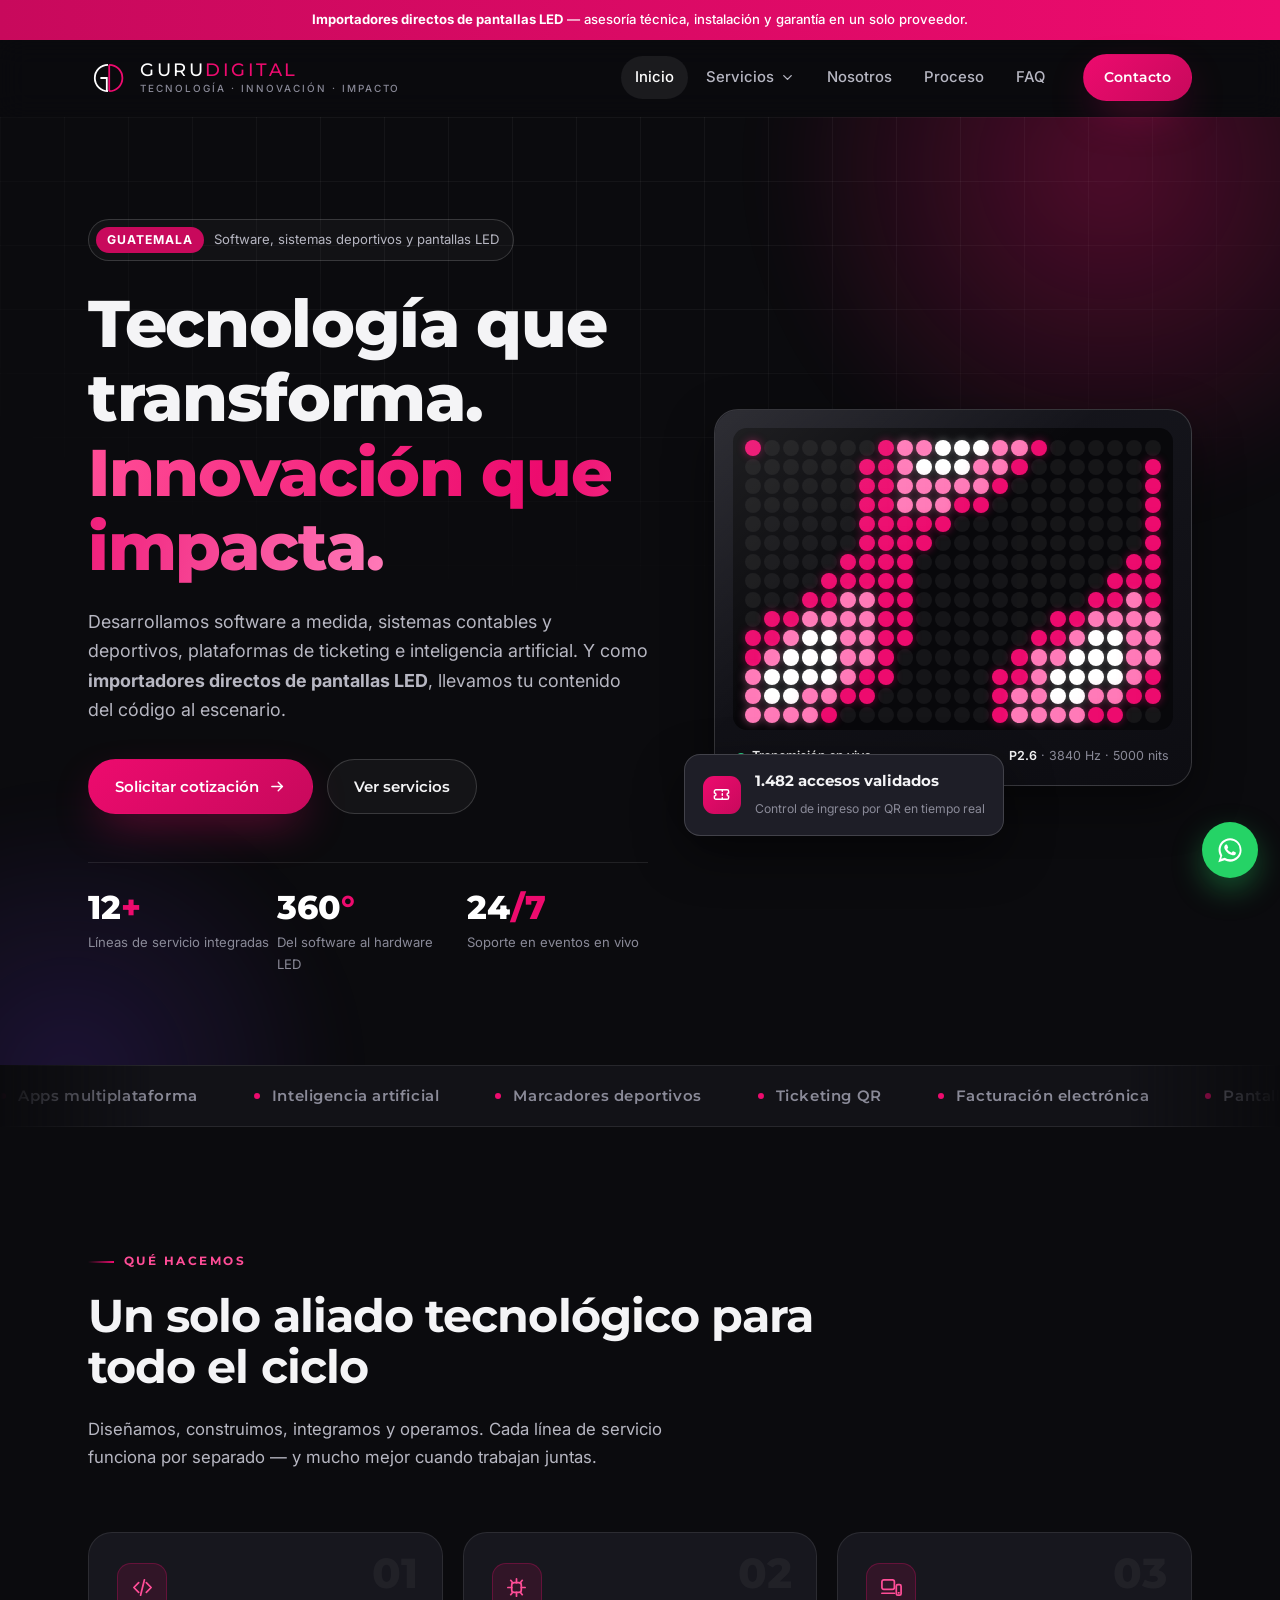
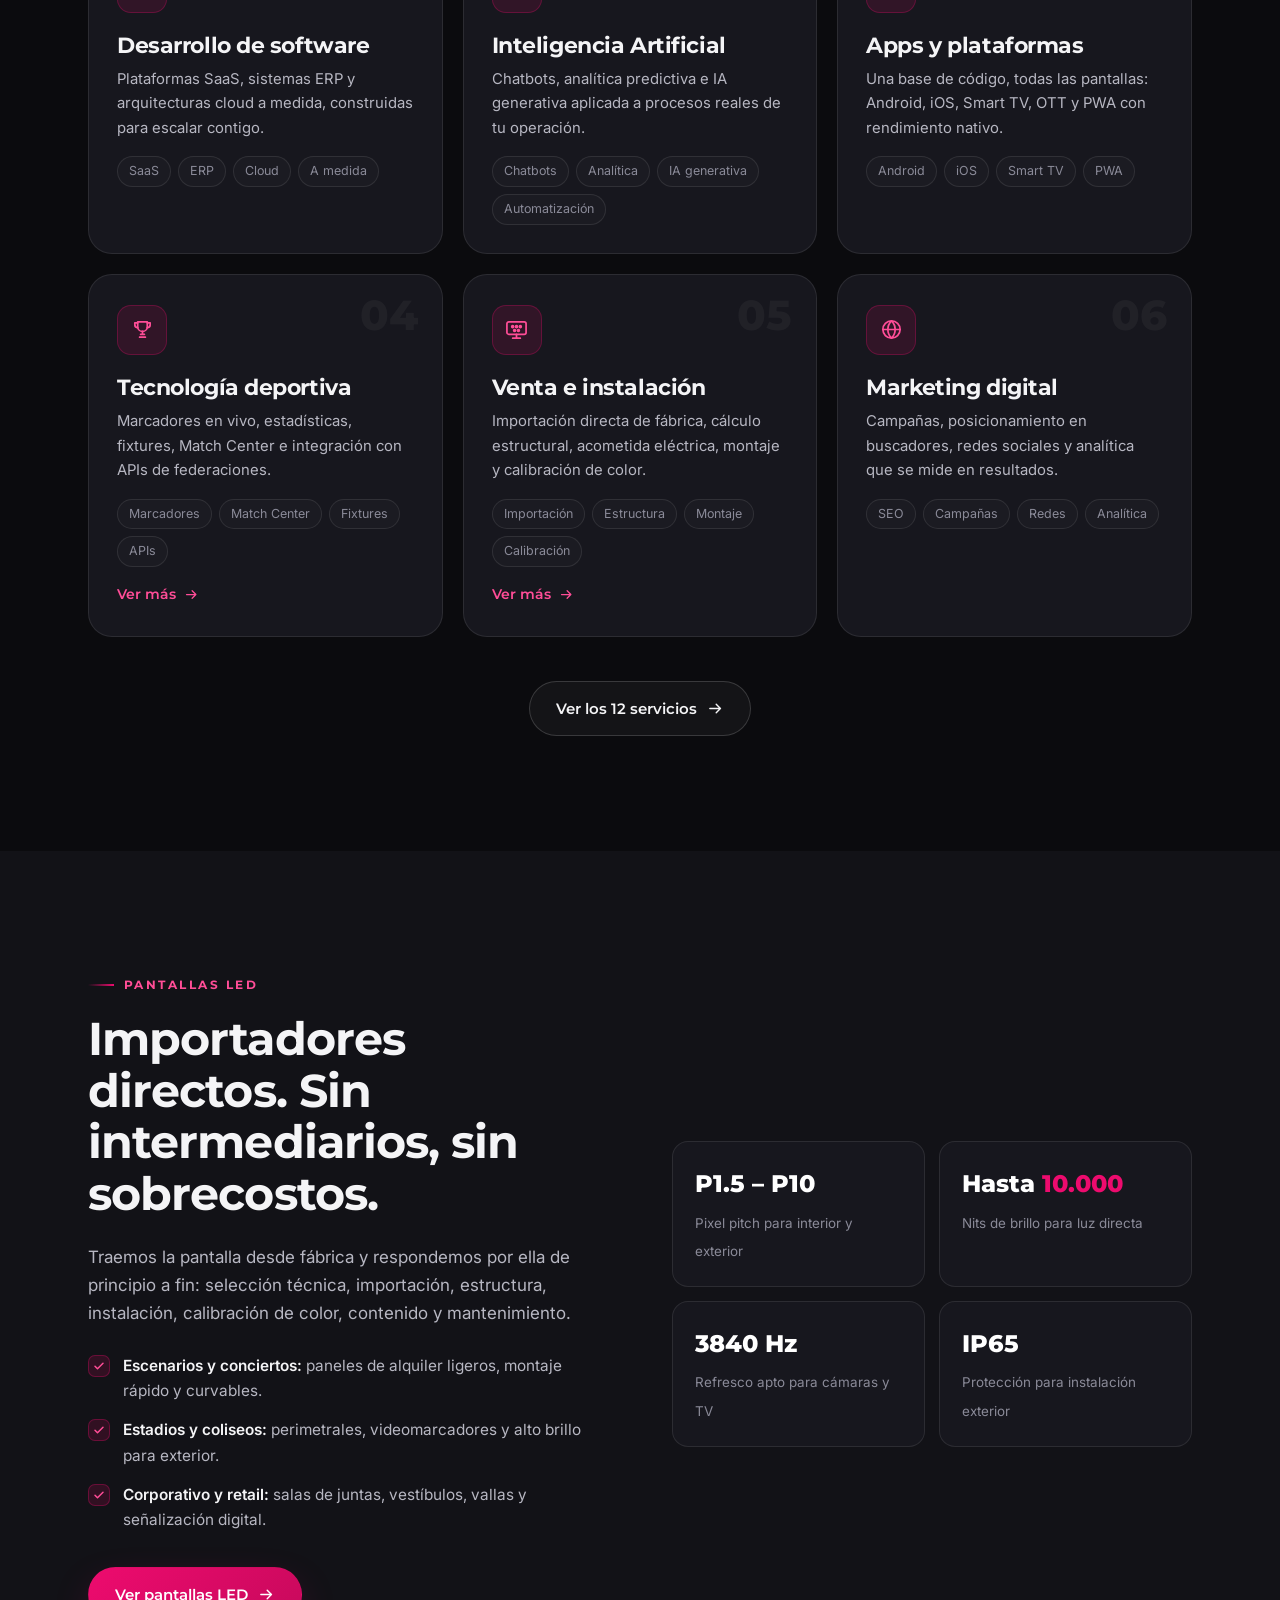
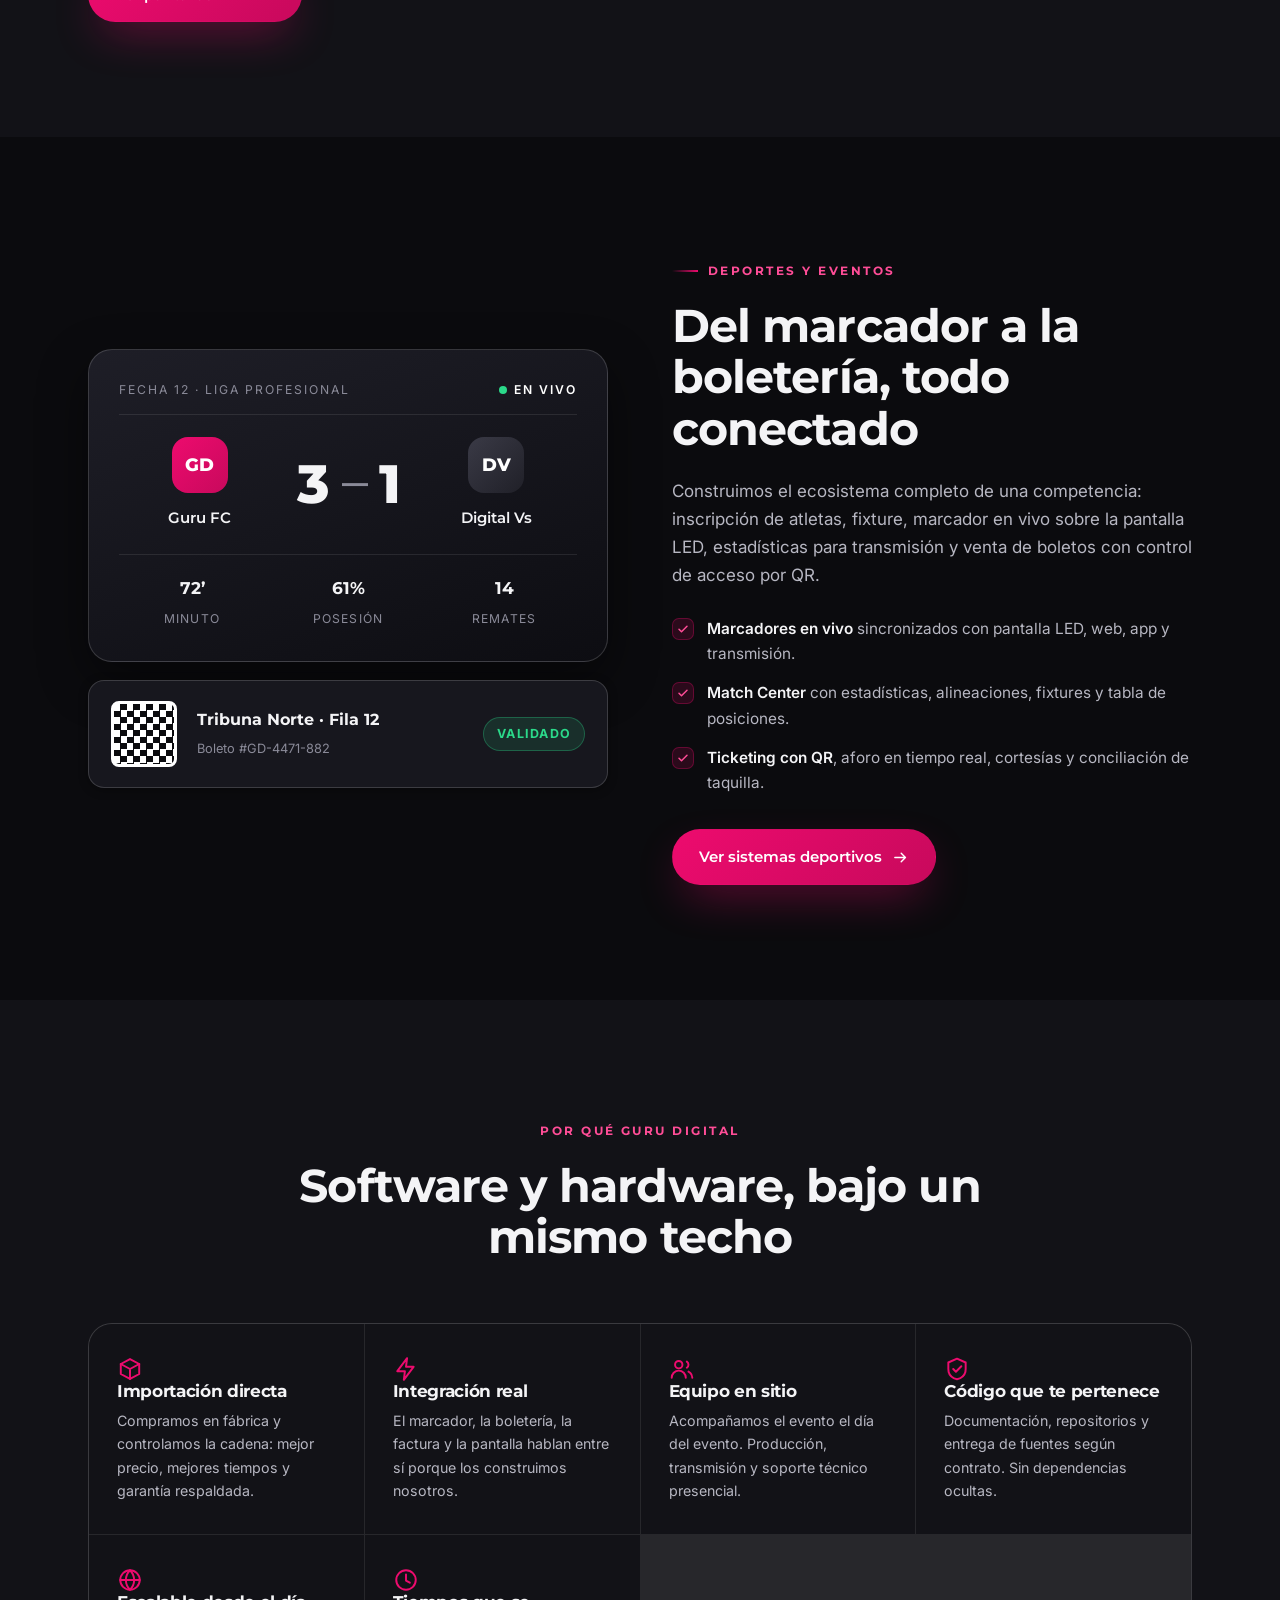
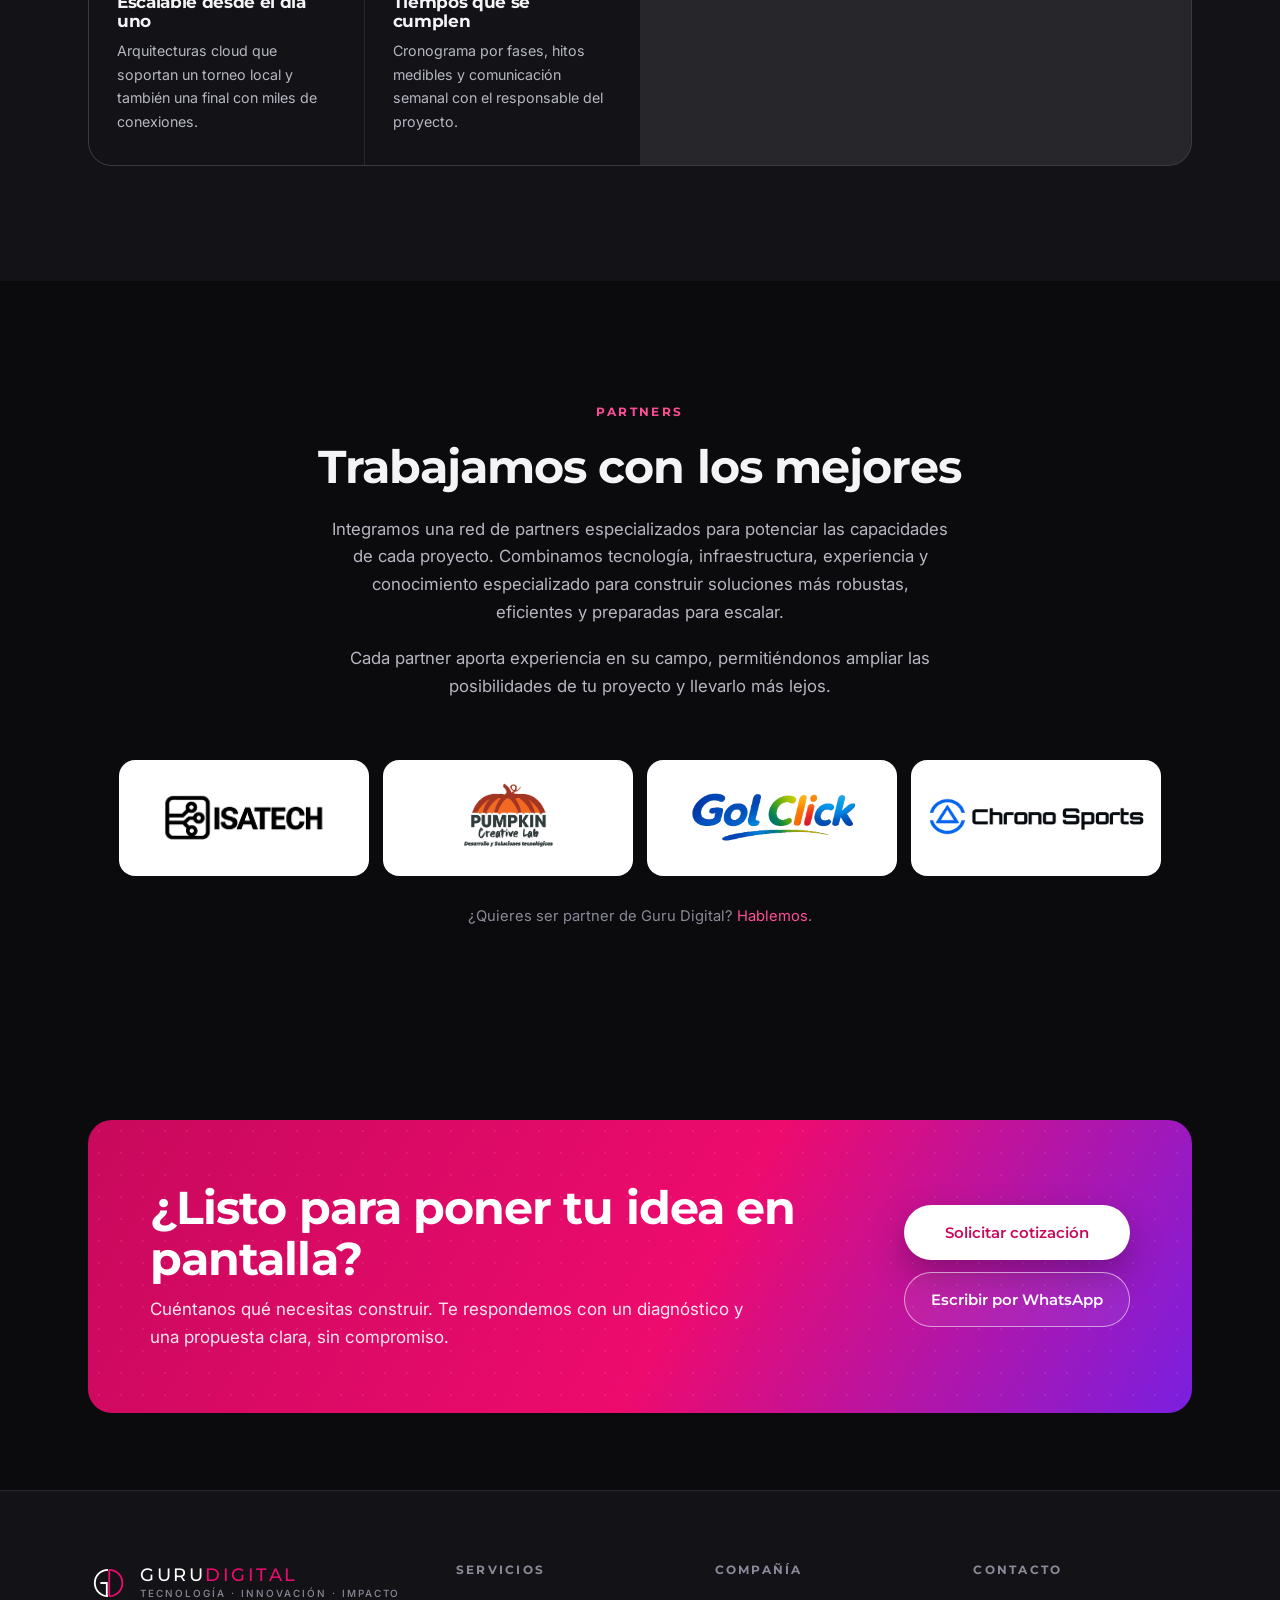
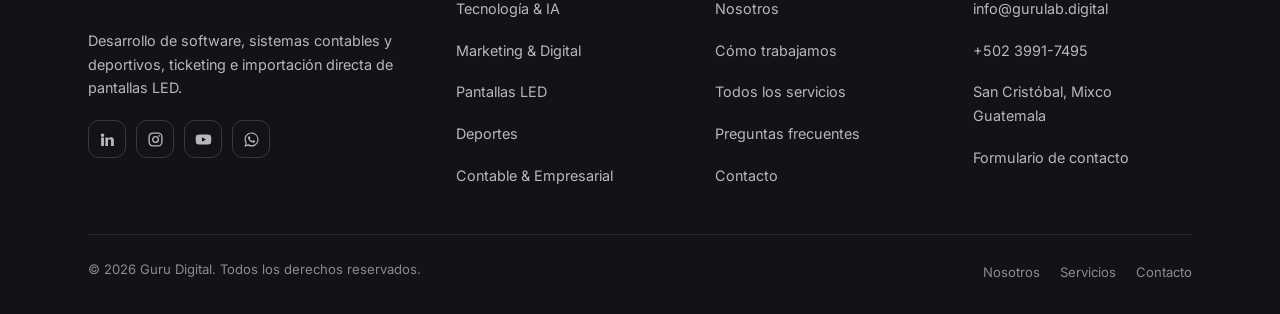
<file: index.html>
<!DOCTYPE html>
<html lang="es">
<head>
<meta charset="utf-8">
<meta name="viewport" content="width=device-width, initial-scale=1">
<title>Guru Digital | Software, sistemas deportivos y pantallas LED en Guatemala</title>
<meta name="description" content="Desarrollo de software a medida, sistemas contables y deportivos, ticketing e inteligencia artificial. Importadores directos de pantallas LED en Guatemala.">
<meta name="theme-color" content="#0B0B0E">
<meta name="author" content="Guru Digital">
<link rel="canonical" href="https://gurulab.digital/">

<meta property="og:type" content="website">
<meta property="og:locale" content="es_GT">
<meta property="og:site_name" content="Guru Digital">
<meta property="og:title" content="Guru Digital | Software, sistemas deportivos y pantallas LED en Guatemala">
<meta property="og:description" content="Desarrollo de software a medida, sistemas contables y deportivos, ticketing e inteligencia artificial. Importadores directos de pantallas LED en Guatemala.">
<meta property="og:url" content="https://gurulab.digital/">
<meta property="og:image" content="https://gurulab.digital/assets/img/logo.svg">
<meta name="twitter:card" content="summary_large_image">

<link rel="icon" href="assets/img/favicon.svg" type="image/svg+xml">
<link rel="apple-touch-icon" href="assets/img/favicon.svg">

<link rel="preconnect" href="https://fonts.googleapis.com">
<link rel="preconnect" href="https://fonts.gstatic.com" crossorigin>
<link href="https://fonts.googleapis.com/css2?family=Montserrat:wght@400;500;600;700;800&family=Inter:wght@400;500;600&display=swap" rel="stylesheet">
<link rel="stylesheet" href="assets/css/styles.css">

<script type="application/ld+json">
{
  "@context": "https://schema.org",
  "@type": "ProfessionalService",
  "name": "Guru Digital",
  "slogan": "Tecnología · Innovación · Impacto",
  "url": "https://gurulab.digital/",
  "logo": "https://gurulab.digital/assets/img/logo.svg",
  "image": "https://gurulab.digital/assets/img/logo.svg",
  "description": "Desarrollo de software a medida, sistemas contables y deportivos, ticketing, inteligencia artificial y pantallas LED de importación directa.",
  "email": "info@gurulab.digital",
  "telephone": "+502 3991-7495",
  "address": {
    "@type": "PostalAddress",
    "streetAddress": "4.ª Avenida 5-08, Colonia Panorama, Zona 8",
    "addressLocality": "San Cristóbal, Mixco",
    "addressRegion": "Guatemala",
    "addressCountry": "GT"
  },
  "areaServed": [
    {
      "@type": "Country",
      "name": "Guatemala"
    },
    {
      "@type": "Country",
      "name": "El Salvador"
    }
  ],
  "openingHours": "Mo-Fr 08:00-18:00"
}
</script>
</head>
<body>

<a class="skip-link" href="#main">Saltar al contenido</a>

<svg width="0" height="0" style="position:absolute" aria-hidden="true" focusable="false">
  <defs>
    <g id="i-base" fill="none" stroke="currentColor" stroke-width="1.8" stroke-linecap="round" stroke-linejoin="round"></g>
  </defs>
  <symbol id="ico-app" viewBox="0 0 24 24" fill="none" stroke="currentColor" stroke-width="1.8" stroke-linecap="round" stroke-linejoin="round">
    <rect x="2" y="4" width="13" height="10" rx="2"/><path d="M2 18h13"/><rect x="17" y="9" width="5" height="11" rx="1.6"/><path d="M19.2 17.6h.6"/>
  </symbol>
  <symbol id="ico-ai" viewBox="0 0 24 24" fill="none" stroke="currentColor" stroke-width="1.8" stroke-linecap="round" stroke-linejoin="round">
    <rect x="7" y="7" width="10" height="10" rx="2.5"/><path d="M12 3v4M12 17v4M3 12h4M17 12h4M6 4.5 8 7M18 4.5 16 7M6 19.5 8 17M18 19.5 16 17"/>
  </symbol>
  <symbol id="ico-trophy" viewBox="0 0 24 24" fill="none" stroke="currentColor" stroke-width="1.8" stroke-linecap="round" stroke-linejoin="round">
    <path d="M7 4h10v5a5 5 0 0 1-10 0z"/><path d="M17 5h3v2a3 3 0 0 1-3 3M7 5H4v2a3 3 0 0 0 3 3"/><path d="M12 14v3M9 20h6M10 17h4"/>
  </symbol>
  <symbol id="ico-card" viewBox="0 0 24 24" fill="none" stroke="currentColor" stroke-width="1.8" stroke-linecap="round" stroke-linejoin="round">
    <rect x="2" y="5" width="20" height="14" rx="2.5"/><path d="M2 10h20M6 15h4"/>
  </symbol>
  <symbol id="ico-ticket" viewBox="0 0 24 24" fill="none" stroke="currentColor" stroke-width="1.8" stroke-linecap="round" stroke-linejoin="round">
    <path d="M3 8a2 2 0 0 1 2-2h14a2 2 0 0 1 2 2v2a2 2 0 0 0 0 4v2a2 2 0 0 1-2 2H5a2 2 0 0 1-2-2v-2a2 2 0 0 0 0-4z"/><path d="M13 6v2M13 11v2M13 16v2"/>
  </symbol>
  <symbol id="ico-code" viewBox="0 0 24 24" fill="none" stroke="currentColor" stroke-width="1.8" stroke-linecap="round" stroke-linejoin="round">
    <path d="m8 7-5 5 5 5M16 7l5 5-5 5M14 4l-4 16"/>
  </symbol>
  <symbol id="ico-video" viewBox="0 0 24 24" fill="none" stroke="currentColor" stroke-width="1.8" stroke-linecap="round" stroke-linejoin="round">
    <rect x="2" y="6" width="13" height="12" rx="2.5"/><path d="m15 11 6-3.5v9L15 13z"/>
  </symbol>
  <symbol id="ico-usercheck" viewBox="0 0 24 24" fill="none" stroke="currentColor" stroke-width="1.8" stroke-linecap="round" stroke-linejoin="round">
    <circle cx="9" cy="8" r="3.6"/><path d="M2.5 20a6.5 6.5 0 0 1 13 0"/><path d="m16.5 12.5 2 2 4-4"/>
  </symbol>
  <symbol id="ico-invoice" viewBox="0 0 24 24" fill="none" stroke="currentColor" stroke-width="1.8" stroke-linecap="round" stroke-linejoin="round">
    <path d="M5 3h14v18l-2.5-1.6L14 21l-2-1.6L10 21l-2.5-1.6L5 21z"/><path d="M9 8h6M9 12h6M9 16h3"/>
  </symbol>
  <symbol id="ico-flow" viewBox="0 0 24 24" fill="none" stroke="currentColor" stroke-width="1.8" stroke-linecap="round" stroke-linejoin="round">
    <rect x="3" y="3" width="7" height="6" rx="1.6"/><rect x="14" y="15" width="7" height="6" rx="1.6"/><path d="M6.5 9v5a4 4 0 0 0 4 4H14"/>
  </symbol>
  <symbol id="ico-led" viewBox="0 0 24 24" fill="none" stroke="currentColor" stroke-width="1.8" stroke-linecap="round" stroke-linejoin="round">
    <rect x="2" y="4" width="20" height="13" rx="2"/><path d="M8 21h8M12 17v4"/><circle cx="8" cy="9" r="1"/><circle cx="12" cy="9" r="1"/><circle cx="16" cy="9" r="1"/><circle cx="10" cy="13" r="1"/><circle cx="14" cy="13" r="1"/>
  </symbol>
  <symbol id="ico-check" viewBox="0 0 24 24" fill="none" stroke="currentColor" stroke-width="3" stroke-linecap="round" stroke-linejoin="round">
    <path d="m4 12.5 5 5L20 6.5"/>
  </symbol>
  <symbol id="ico-arrow" viewBox="0 0 24 24" fill="none" stroke="currentColor" stroke-width="2" stroke-linecap="round" stroke-linejoin="round">
    <path d="M4 12h15M13 6l6 6-6 6"/>
  </symbol>
  <symbol id="ico-mail" viewBox="0 0 24 24" fill="none" stroke="currentColor" stroke-width="1.8" stroke-linecap="round" stroke-linejoin="round">
    <rect x="2.5" y="5" width="19" height="14" rx="2.5"/><path d="m3 7 9 6 9-6"/>
  </symbol>
  <symbol id="ico-phone" viewBox="0 0 24 24" fill="none" stroke="currentColor" stroke-width="1.8" stroke-linecap="round" stroke-linejoin="round">
    <path d="M4 4h4l2 5-2.5 1.5a12 12 0 0 0 6 6L15 14l5 2v4a13 13 0 0 1-16-16z"/>
  </symbol>
  <symbol id="ico-pin" viewBox="0 0 24 24" fill="none" stroke="currentColor" stroke-width="1.8" stroke-linecap="round" stroke-linejoin="round">
    <path d="M12 21s7-6.2 7-11a7 7 0 1 0-14 0c0 4.8 7 11 7 11z"/><circle cx="12" cy="10" r="2.6"/>
  </symbol>
  <symbol id="ico-clock" viewBox="0 0 24 24" fill="none" stroke="currentColor" stroke-width="1.8" stroke-linecap="round" stroke-linejoin="round">
    <circle cx="12" cy="12" r="9"/><path d="M12 7v5.5l3.5 2"/>
  </symbol>
  <symbol id="ico-shield" viewBox="0 0 24 24" fill="none" stroke="currentColor" stroke-width="1.8" stroke-linecap="round" stroke-linejoin="round">
    <path d="M12 2.5 20 6v6c0 5-3.4 8.4-8 9.5-4.6-1.1-8-4.5-8-9.5V6z"/><path d="m8.5 12 2.5 2.5L16 9.5"/>
  </symbol>
  <symbol id="ico-zap" viewBox="0 0 24 24" fill="none" stroke="currentColor" stroke-width="1.8" stroke-linecap="round" stroke-linejoin="round">
    <path d="M13 2 4 14h7l-1 8 9-12h-7z"/>
  </symbol>
  <symbol id="ico-globe" viewBox="0 0 24 24" fill="none" stroke="currentColor" stroke-width="1.8" stroke-linecap="round" stroke-linejoin="round">
    <circle cx="12" cy="12" r="9"/><path d="M3 12h18M12 3c2.5 2.5 3.8 5.6 3.8 9S14.5 18.5 12 21c-2.5-2.5-3.8-5.6-3.8-9S9.5 5.5 12 3z"/>
  </symbol>
  <symbol id="ico-users" viewBox="0 0 24 24" fill="none" stroke="currentColor" stroke-width="1.8" stroke-linecap="round" stroke-linejoin="round">
    <circle cx="9" cy="8" r="3.4"/><path d="M2.5 20a6.5 6.5 0 0 1 13 0"/><path d="M16.5 5.2a3.4 3.4 0 0 1 0 5.6M18 14.4a6.5 6.5 0 0 1 3.5 5.6"/>
  </symbol>
  <symbol id="ico-box" viewBox="0 0 24 24" fill="none" stroke="currentColor" stroke-width="1.8" stroke-linecap="round" stroke-linejoin="round">
    <path d="m12 2.8 8.5 4.6v9.2L12 21.2 3.5 16.6V7.4z"/><path d="M3.5 7.4 12 12l8.5-4.6M12 12v9.2"/>
  </symbol>
  <symbol id="ico-wa" viewBox="0 0 24 24" fill="currentColor">
    <path d="M12.04 2C6.6 2 2.2 6.4 2.2 11.84c0 1.94.52 3.76 1.44 5.32L2 22.4l5.4-1.6a9.85 9.85 0 0 0 4.64 1.18h.01c5.44 0 9.84-4.4 9.84-9.84S17.48 2 12.04 2m0 17.98h-.01a8.2 8.2 0 0 1-4.16-1.14l-.3-.18-3.1.92.93-3.02-.2-.31a8.15 8.15 0 0 1-1.25-4.36c0-4.52 3.68-8.19 8.2-8.19a8.14 8.14 0 0 1 8.18 8.2c0 4.52-3.67 8.08-8.29 8.08m4.5-6.1c-.25-.12-1.46-.72-1.69-.8-.22-.09-.39-.13-.55.12s-.63.8-.77.96c-.14.17-.28.19-.53.06a6.7 6.7 0 0 1-3.34-2.92c-.25-.43.25-.4.72-1.33.08-.17.04-.31-.02-.43s-.55-1.33-.76-1.82c-.2-.47-.4-.4-.55-.41h-.47c-.16 0-.43.06-.65.31s-.86.84-.86 2.05.88 2.38 1 2.54c.13.17 1.73 2.64 4.2 3.7 1.56.68 2.17.73 2.95.62.47-.07 1.46-.6 1.66-1.18s.21-1.08.15-1.18c-.06-.11-.23-.17-.48-.29"/>
  </symbol>
  <symbol id="ico-in" viewBox="0 0 24 24" fill="currentColor">
    <path d="M4.98 3.5a2.5 2.5 0 1 1 0 5 2.5 2.5 0 0 1 0-5M3 9h4v12H3zM9 9h3.8v1.7h.05c.53-1 1.83-2.05 3.77-2.05C20.5 8.65 21 11 21 14.1V21h-4v-6.1c0-1.45-.03-3.3-2.02-3.3-2.02 0-2.33 1.57-2.33 3.2V21H9z"/>
  </symbol>
  <symbol id="ico-ig" viewBox="0 0 24 24" fill="none" stroke="currentColor" stroke-width="1.9">
    <rect x="3" y="3" width="18" height="18" rx="5"/><circle cx="12" cy="12" r="4"/><circle cx="17.2" cy="6.8" r="1.2" fill="currentColor" stroke="none"/>
  </symbol>
  <symbol id="ico-yt" viewBox="0 0 24 24" fill="currentColor">
    <path d="M22.5 7.2a2.7 2.7 0 0 0-1.9-1.9C18.9 4.8 12 4.8 12 4.8s-6.9 0-8.6.5A2.7 2.7 0 0 0 1.5 7.2C1 8.9 1 12 1 12s0 3.1.5 4.8a2.7 2.7 0 0 0 1.9 1.9c1.7.5 8.6.5 8.6.5s6.9 0 8.6-.5a2.7 2.7 0 0 0 1.9-1.9c.5-1.7.5-4.8.5-4.8s0-3.1-.5-4.8M9.8 15.3V8.7l5.7 3.3z"/>
  </symbol>
</svg>

<div class="topbar">
  <strong>Importadores directos de pantallas LED</strong> — asesoría técnica, instalación y garantía en un solo proveedor.
</div>

<header class="header" id="header">
  <div class="container header__inner">
    <a class="logo" href="index.html" aria-label="Guru Digital — inicio">
      <img class="logo__mark" src="assets/img/logo-inverse.svg" alt="" width="40" height="40">
      <span class="logo__text">
        <span class="logo__word">GURU<span>DIGITAL</span></span>
        <span class="logo__tag">Tecnología · Innovación · Impacto</span>
      </span>
    </a>

    <button class="nav-toggle" id="navToggle" aria-expanded="false" aria-controls="nav" aria-label="Abrir menú">
      <span></span>
    </button>

    <nav class="nav" id="nav" aria-label="Navegación principal">
      <ul class="nav__list">
        <li class="nav__item"><a class="nav__link is-active" href="index.html" aria-current="page">Inicio</a></li>
        <li class="nav__item nav__item--menu">
          <button class="nav__link nav__link--toggle" id="serviciosBtn"
                  aria-expanded="false" aria-controls="serviciosMenu">
            Servicios
            <svg class="nav__chevron" aria-hidden="true" viewBox="0 0 24 24" fill="none"
                 stroke="currentColor" stroke-width="2.2" stroke-linecap="round" stroke-linejoin="round">
              <path d="m6 9 6 6 6-6"/>
            </svg>
          </button>

          <div class="megamenu" id="serviciosMenu" hidden>
            <div class="container megamenu__inner">
              <div class="megamenu__col">
                <a class="megamenu__title" href="servicios.html#tecnologia">
                  <svg aria-hidden="true"><use href="#ico-code"></use></svg>
                  Tecnología & IA
                </a>
                <ul>
                  <li><a href="servicios.html#software">Desarrollo de software</a></li>
                  <li><a href="servicios.html#ia">Inteligencia Artificial</a></li>
                  <li><a href="servicios.html#automatizacion">Automatización</a></li>
                  <li><a href="servicios.html#apps">Apps y plataformas</a></li>
                </ul>
              </div>
              <div class="megamenu__col">
                <a class="megamenu__title" href="servicios.html#marketing">
                  <svg aria-hidden="true"><use href="#ico-globe"></use></svg>
                  Marketing & Digital
                </a>
                <ul>
                  <li><a href="servicios.html#marketing-digital">Marketing digital</a></li>
                  <li><a href="servicios.html#branding">Branding</a></li>
                  <li><a href="servicios.html#audiovisual">Producción audiovisual</a></li>
                </ul>
              </div>
              <div class="megamenu__col">
                <a class="megamenu__title" href="pantallas-led.html">
                  <svg aria-hidden="true"><use href="#ico-led"></use></svg>
                  Pantallas LED
                </a>
                <ul>
                  <li><a href="pantallas-led.html#venta">Venta e instalación</a></li>
                  <li><a href="pantallas-led.html#alquiler">Alquiler</a></li>
                  <li><a href="pantallas-led.html#integraciones">Integraciones</a></li>
                </ul>
              </div>
              <div class="megamenu__col">
                <a class="megamenu__title" href="deportes.html">
                  <svg aria-hidden="true"><use href="#ico-trophy"></use></svg>
                  Deportes
                </a>
                <ul>
                  <li><a href="deportes.html#marcadores">Tecnología deportiva</a></li>
                  <li><a href="deportes.html#streaming">Streaming</a></li>
                  <li><a href="deportes.html#eventos">Producción y eventos</a></li>
                </ul>
              </div>
              <div class="megamenu__col">
                <a class="megamenu__title" href="contable.html">
                  <svg aria-hidden="true"><use href="#ico-invoice"></use></svg>
                  Contable & Empresarial
                </a>
                <ul>
                  <li><a href="contable.html#contabilidad">Contabilidad</a></li>
                  <li><a href="contable.html#asesoria">Asesoría empresarial</a></li>
                </ul>
              </div>
            </div>
          </div>
        </li>
        <li class="nav__item"><a class="nav__link" href="nosotros.html">Nosotros</a></li>
        <li class="nav__item"><a class="nav__link" href="proceso.html">Proceso</a></li>
        <li class="nav__item"><a class="nav__link" href="faq.html">FAQ</a></li>
      </ul>
      <a class="btn btn--primary btn--sm" href="contacto.html">Contacto</a>
    </nav>

    <a class="btn btn--primary btn--sm header__cta" href="contacto.html">Contacto</a>
  </div>
</header>

<main id="main">
<section class="hero" id="inicio">
  <div class="hero__bg"><span class="hero__grid-lines"></span></div>
  <div class="container hero__inner">
    <div class="hero__copy">
      <span class="hero__badge"><b>Guatemala</b> Software, sistemas deportivos y pantallas LED</span>

      <h1>Tecnología que transforma.<br><span class="grad">Innovación que impacta.</span></h1>

      <p class="hero__lead">
        Desarrollamos software a medida, sistemas contables y deportivos, plataformas de ticketing
        e inteligencia artificial. Y como <strong>importadores directos de pantallas LED</strong>,
        llevamos tu contenido del código al escenario.
      </p>

      <div class="hero__actions">
        <a class="btn btn--primary" href="contacto.html">Solicitar cotización <svg aria-hidden="true"><use href="#ico-arrow"></use></svg></a>
        <a class="btn btn--ghost" href="servicios.html">Ver servicios</a>
      </div>

      <div class="hero__stats">
        <div class="stat">
          <div class="stat__num" data-count="12">12<span>+</span></div>
          <span class="stat__label">Líneas de servicio integradas</span>
        </div>
        <div class="stat">
          <div class="stat__num" data-count="360">360<span>°</span></div>
          <span class="stat__label">Del software al hardware LED</span>
        </div>
        <div class="stat">
          <div class="stat__num">24<span>/7</span></div>
          <span class="stat__label">Soporte en eventos en vivo</span>
        </div>
      </div>
    </div>

    <div class="hero__visual">
      <div class="led-panel">
        <div class="led-screen" id="ledScreen" aria-hidden="true"></div>
        <div class="led-panel__meta">
          <span class="pill-live">Transmisión en vivo</span>
          <span><b>P2.6</b> · 3840 Hz · 5000 nits</span>
        </div>
      </div>
      <div class="hero__float">
        <span class="ico"><svg aria-hidden="true"><use href="#ico-ticket"></use></svg></span>
        <span>
          <b>1.482 accesos validados</b>
          <small>Control de ingreso por QR en tiempo real</small>
        </span>
      </div>
    </div>
  </div>
</section>

<div class="marquee" aria-hidden="true">
  <div class="marquee__track">
    <span class="marquee__item">Apps multiplataforma</span>
    <span class="marquee__item">Inteligencia artificial</span>
    <span class="marquee__item">Marcadores deportivos</span>
    <span class="marquee__item">Ticketing QR</span>
    <span class="marquee__item">Facturación electrónica</span>
    <span class="marquee__item">Pantallas LED</span>
    <span class="marquee__item">Streaming OTT</span>
    <span class="marquee__item">Pasarelas de pago</span>
    <span class="marquee__item">APIs e integraciones</span>
    <span class="marquee__item">Apps multiplataforma</span>
    <span class="marquee__item">Inteligencia artificial</span>
    <span class="marquee__item">Marcadores deportivos</span>
    <span class="marquee__item">Ticketing QR</span>
    <span class="marquee__item">Facturación electrónica</span>
    <span class="marquee__item">Pantallas LED</span>
    <span class="marquee__item">Streaming OTT</span>
    <span class="marquee__item">Pasarelas de pago</span>
    <span class="marquee__item">APIs e integraciones</span>
  </div>
</div>

<section class="section">
  <div class="container">
    <div class="section-head reveal">
      <span class="eyebrow">Qué hacemos</span>
      <h2>Un solo aliado tecnológico para todo el ciclo</h2>
      <p>Diseñamos, construimos, integramos y operamos. Cada línea de servicio funciona por separado —
      y mucho mejor cuando trabajan juntas.</p>
    </div>

    <div class="services-grid">
      <article class="card reveal" id="software">
        <span class="card__num" aria-hidden="true">01</span>
        <span class="card__ico"><svg aria-hidden="true"><use href="#ico-code"></use></svg></span>
        <h3>Desarrollo de software</h3>
        <p>Plataformas SaaS, sistemas ERP y arquitecturas cloud a medida, construidas para escalar contigo.</p>
        <ul class="tags"><li>SaaS</li><li>ERP</li><li>Cloud</li><li>A medida</li></ul>
      </article>

      <article class="card reveal" id="ia">
        <span class="card__num" aria-hidden="true">02</span>
        <span class="card__ico"><svg aria-hidden="true"><use href="#ico-ai"></use></svg></span>
        <h3>Inteligencia Artificial</h3>
        <p>Chatbots, analítica predictiva e IA generativa aplicada a procesos reales de tu operación.</p>
        <ul class="tags"><li>Chatbots</li><li>Analítica</li><li>IA generativa</li><li>Automatización</li></ul>
      </article>

      <article class="card reveal" id="apps">
        <span class="card__num" aria-hidden="true">03</span>
        <span class="card__ico"><svg aria-hidden="true"><use href="#ico-app"></use></svg></span>
        <h3>Apps y plataformas</h3>
        <p>Una base de código, todas las pantallas: Android, iOS, Smart TV, OTT y PWA con rendimiento nativo.</p>
        <ul class="tags"><li>Android</li><li>iOS</li><li>Smart TV</li><li>PWA</li></ul>
      </article>

      <article class="card reveal" id="deportivos">
        <span class="card__num" aria-hidden="true">04</span>
        <span class="card__ico"><svg aria-hidden="true"><use href="#ico-trophy"></use></svg></span>
        <h3>Tecnología deportiva</h3>
        <p>Marcadores en vivo, estadísticas, fixtures, Match Center e integración con APIs de federaciones.</p>
        <ul class="tags"><li>Marcadores</li><li>Match Center</li><li>Fixtures</li><li>APIs</li></ul>
        <a class="card__more" href="deportes.html#marcadores">Ver más <svg aria-hidden="true"><use href="#ico-arrow"></use></svg></a>
      </article>

      <article class="card reveal" id="venta">
        <span class="card__num" aria-hidden="true">05</span>
        <span class="card__ico"><svg aria-hidden="true"><use href="#ico-led"></use></svg></span>
        <h3>Venta e instalación</h3>
        <p>Importación directa de fábrica, cálculo estructural, acometida eléctrica, montaje y calibración de color.</p>
        <ul class="tags"><li>Importación</li><li>Estructura</li><li>Montaje</li><li>Calibración</li></ul>
        <a class="card__more" href="pantallas-led.html#venta">Ver más <svg aria-hidden="true"><use href="#ico-arrow"></use></svg></a>
      </article>

      <article class="card reveal" id="marketing-digital">
        <span class="card__num" aria-hidden="true">06</span>
        <span class="card__ico"><svg aria-hidden="true"><use href="#ico-globe"></use></svg></span>
        <h3>Marketing digital</h3>
        <p>Campañas, posicionamiento en buscadores, redes sociales y analítica que se mide en resultados.</p>
        <ul class="tags"><li>SEO</li><li>Campañas</li><li>Redes</li><li>Analítica</li></ul>
      </article>
    </div>

    <div class="center-cta reveal">
      <a class="btn btn--ghost" href="servicios.html">Ver los 12 servicios <svg aria-hidden="true"><use href="#ico-arrow"></use></svg></a>
    </div>
  </div>
</section>

<section class="section section--alt">
  <div class="container split">
    <div class="split__copy reveal">
      <span class="eyebrow">Pantallas LED</span>
      <h2>Importadores directos. Sin intermediarios, sin sobrecostos.</h2>
      <p>
        Traemos la pantalla desde fábrica y respondemos por ella de principio a fin: selección técnica,
        importación, estructura, instalación, calibración de color, contenido y mantenimiento.
      </p>
      <ul class="feature-list">
        <li><span class="chk"><svg aria-hidden="true"><use href="#ico-check"></use></svg></span><span><b>Escenarios y conciertos:</b> paneles de alquiler ligeros, montaje rápido y curvables.</span></li>
        <li><span class="chk"><svg aria-hidden="true"><use href="#ico-check"></use></svg></span><span><b>Estadios y coliseos:</b> perimetrales, videomarcadores y alto brillo para exterior.</span></li>
        <li><span class="chk"><svg aria-hidden="true"><use href="#ico-check"></use></svg></span><span><b>Corporativo y retail:</b> salas de juntas, vestíbulos, vallas y señalización digital.</span></li>
      </ul>
      <div class="hero__actions">
        <a class="btn btn--primary" href="pantallas-led.html">Ver pantallas LED <svg aria-hidden="true"><use href="#ico-arrow"></use></svg></a>
      </div>
    </div>

    <div class="split__media reveal">
      <div class="spec-grid">
        <div class="spec"><b>P1.5 – P10</b><span>Pixel pitch para interior y exterior</span></div>
        <div class="spec"><b>Hasta <em>10.000</em></b><span>Nits de brillo para luz directa</span></div>
        <div class="spec"><b>3840 Hz</b><span>Refresco apto para cámaras y TV</span></div>
        <div class="spec"><b>IP65</b><span>Protección para instalación exterior</span></div>
      </div>
    </div>
  </div>
</section>

<section class="section">
  <div class="container split split--reverse">
    <div class="split__copy reveal">
      <span class="eyebrow">Deportes y eventos</span>
      <h2>Del marcador a la boletería, todo conectado</h2>
      <p>
        Construimos el ecosistema completo de una competencia: inscripción de atletas, fixture,
        marcador en vivo sobre la pantalla LED, estadísticas para transmisión y venta de boletos con
        control de acceso por QR.
      </p>
      <ul class="feature-list">
        <li><span class="chk"><svg aria-hidden="true"><use href="#ico-check"></use></svg></span><span><b>Marcadores en vivo</b> sincronizados con pantalla LED, web, app y transmisión.</span></li>
        <li><span class="chk"><svg aria-hidden="true"><use href="#ico-check"></use></svg></span><span><b>Match Center</b> con estadísticas, alineaciones, fixtures y tabla de posiciones.</span></li>
        <li><span class="chk"><svg aria-hidden="true"><use href="#ico-check"></use></svg></span><span><b>Ticketing con QR</b>, aforo en tiempo real, cortesías y conciliación de taquilla.</span></li>
      </ul>
      <div class="hero__actions">
        <a class="btn btn--primary" href="deportes.html">Ver sistemas deportivos <svg aria-hidden="true"><use href="#ico-arrow"></use></svg></a>
      </div>
    </div>

    <div class="split__media reveal">
      <div class="scoreboard">
        <div class="scoreboard__top"><span>Fecha 12 · Liga Profesional</span><span class="pill-live">En vivo</span></div>
        <div class="scoreboard__row">
          <div class="team team--home"><span class="team__crest">GD</span><span class="team__name">Guru FC</span></div>
          <div class="scoreboard__score">3 <i>—</i> 1</div>
          <div class="team team--away"><span class="team__crest">DV</span><span class="team__name">Digital Vs</span></div>
        </div>
        <div class="scoreboard__meta">
          <div><b>72&rsquo;</b><span>Minuto</span></div>
          <div><b>61%</b><span>Posesión</span></div>
          <div><b>14</b><span>Remates</span></div>
        </div>
      </div>

      <div class="ticket">
        <span class="ticket__qr" aria-hidden="true"></span>
        <span class="ticket__info">
          <b>Tribuna Norte · Fila 12</b>
          <span>Boleto #GD-4471-882</span>
        </span>
        <span class="ticket__status">Validado</span>
      </div>
    </div>
  </div>
</section>

<section class="section section--alt">
  <div class="container">
    <div class="section-head section-head--center reveal">
      <span class="eyebrow">Por qué Guru Digital</span>
      <h2>Software y hardware, bajo un mismo techo</h2>
    </div>

    <div class="why-grid reveal">
      <div class="why">
        <span class="ico"><svg aria-hidden="true"><use href="#ico-box"></use></svg></span>
        <h3>Importación directa</h3>
        <p>Compramos en fábrica y controlamos la cadena: mejor precio, mejores tiempos y garantía respaldada.</p>
      </div>
      <div class="why">
        <span class="ico"><svg aria-hidden="true"><use href="#ico-zap"></use></svg></span>
        <h3>Integración real</h3>
        <p>El marcador, la boletería, la factura y la pantalla hablan entre sí porque los construimos nosotros.</p>
      </div>
      <div class="why">
        <span class="ico"><svg aria-hidden="true"><use href="#ico-users"></use></svg></span>
        <h3>Equipo en sitio</h3>
        <p>Acompañamos el evento el día del evento. Producción, transmisión y soporte técnico presencial.</p>
      </div>
      <div class="why">
        <span class="ico"><svg aria-hidden="true"><use href="#ico-shield"></use></svg></span>
        <h3>Código que te pertenece</h3>
        <p>Documentación, repositorios y entrega de fuentes según contrato. Sin dependencias ocultas.</p>
      </div>
      <div class="why">
        <span class="ico"><svg aria-hidden="true"><use href="#ico-globe"></use></svg></span>
        <h3>Escalable desde el día uno</h3>
        <p>Arquitecturas cloud que soportan un torneo local y también una final con miles de conexiones.</p>
      </div>
      <div class="why">
        <span class="ico"><svg aria-hidden="true"><use href="#ico-clock"></use></svg></span>
        <h3>Tiempos que se cumplen</h3>
        <p>Cronograma por fases, hitos medibles y comunicación semanal con el responsable del proyecto.</p>
      </div>
    </div>
  </div>
</section>

<section class="section" id="partners">
  <div class="container">
    <div class="section-head section-head--center reveal">
      <span class="eyebrow">Partners</span>
      <h2>Trabajamos con los mejores</h2>
      <p>Integramos una red de partners especializados para potenciar las capacidades de cada
      proyecto. Combinamos tecnología, infraestructura, experiencia y conocimiento especializado
      para construir soluciones más robustas, eficientes y preparadas para escalar.</p>
      <p>Cada partner aporta experiencia en su campo, permitiéndonos ampliar las posibilidades
      de tu proyecto y llevarlo más lejos.</p>
    </div>

    <!-- PARTNERS
         Cada logo va en assets/img/partners/ con el nombre que indica su etiqueta img.
         Usa la clase partner--light cuando el logo sea OSCURO (fondo claro detrás)
         y deja la clase partner sola cuando el logo sea CLARO o blanco (fondo oscuro).
         Si el archivo todavía no existe, el recuadro muestra un marcador de posición.
         Formato recomendado: SVG, o PNG con fondo transparente de unos 400x160 px. -->
    <ul class="partners-grid reveal">
      <li class="partner partner--light">
        <img src="assets/img/partners/isatech.png" alt="ISATECH" loading="lazy" decoding="async" style="--escala:0.8">
        <span class="partner__slot" hidden>
          <svg aria-hidden="true"><use href="#ico-box"></use></svg>
          <span>ISATECH</span>
        </span>
      </li>
      <li class="partner partner--light">
        <img src="assets/img/partners/pumpkin.png" alt="Pumpkin Creative Lab" loading="lazy" decoding="async" style="--escala:1.1">
        <span class="partner__slot" hidden>
          <svg aria-hidden="true"><use href="#ico-box"></use></svg>
          <span>Pumpkin Creative Lab</span>
        </span>
      </li>
      <li class="partner partner--light">
        <a href="https://golclick.lat/" target="_blank" rel="noopener" title="Gol Click — abre en una pestaña nueva">
          <img src="assets/img/partners/gol-click.png" alt="Gol Click" loading="lazy" decoding="async" style="--escala:0.9">
        </a>
        <span class="partner__slot" hidden>
          <svg aria-hidden="true"><use href="#ico-box"></use></svg>
          <span>Gol Click</span>
        </span>
      </li>
      <li class="partner partner--light">
        <a href="https://chronosports.live/" target="_blank" rel="noopener" title="Chrono Sports — abre en una pestaña nueva">
          <img src="assets/img/partners/chrono-sports.png" alt="Chrono Sports" loading="lazy" decoding="async" style="--escala:1.1">
        </a>
        <span class="partner__slot" hidden>
          <svg aria-hidden="true"><use href="#ico-box"></use></svg>
          <span>Chrono Sports</span>
        </span>
      </li>
    </ul>

    <p class="partners__note reveal">¿Quieres ser partner de Guru Digital? <a href="contacto.html">Hablemos</a>.</p>
  </div>
</section>

<section class="section section--tight">
  <div class="container">
    <div class="cta-band reveal">
      <div>
        <h2>¿Listo para poner tu idea en pantalla?</h2>
        <p>Cuéntanos qué necesitas construir. Te respondemos con un diagnóstico y una propuesta clara, sin compromiso.</p>
      </div>
      <div class="cta-band__actions">
        <a class="btn btn--primary" href="contacto.html">Solicitar cotización</a>
        <a class="btn btn--ghost" href="https://wa.me/50239917495" target="_blank" rel="noopener">Escribir por WhatsApp</a>
      </div>
    </div>
  </div>
</section>
</main>

<footer class="footer">
  <div class="container">
    <div class="footer__grid">
      <div class="footer__about">
        <a class="logo" href="index.html" aria-label="Guru Digital — inicio">
          <img class="logo__mark" src="assets/img/logo-inverse.svg" alt="" width="40" height="40">
          <span class="logo__text">
            <span class="logo__word">GURU<span>DIGITAL</span></span>
            <span class="logo__tag">Tecnología · Innovación · Impacto</span>
          </span>
        </a>
        <p>Desarrollo de software, sistemas contables y deportivos, ticketing e importación directa de pantallas LED.</p>
        <div class="socials">
          <!-- TODO: reemplazar enlaces de redes sociales -->
          <a href="#" aria-label="LinkedIn"><svg aria-hidden="true"><use href="#ico-in"></use></svg></a>
          <a href="#" aria-label="Instagram"><svg aria-hidden="true"><use href="#ico-ig"></use></svg></a>
          <a href="#" aria-label="YouTube"><svg aria-hidden="true"><use href="#ico-yt"></use></svg></a>
          <a href="https://wa.me/50239917495" target="_blank" rel="noopener" aria-label="WhatsApp"><svg aria-hidden="true"><use href="#ico-wa"></use></svg></a>
        </div>
      </div>

      <div>
        <h2 class="footer__h">Servicios</h2>
        <ul>
          <li><a href="servicios.html#tecnologia">Tecnología &amp; IA</a></li>
          <li><a href="servicios.html#marketing">Marketing &amp; Digital</a></li>
          <li><a href="pantallas-led.html">Pantallas LED</a></li>
          <li><a href="deportes.html">Deportes</a></li>
          <li><a href="contable.html">Contable &amp; Empresarial</a></li>
        </ul>
      </div>

      <div>
        <h2 class="footer__h">Compañía</h2>
        <ul>
          <li><a href="nosotros.html">Nosotros</a></li>
          <li><a href="proceso.html">Cómo trabajamos</a></li>
          <li><a href="servicios.html">Todos los servicios</a></li>
          <li><a href="faq.html">Preguntas frecuentes</a></li>
          <li><a href="contacto.html">Contacto</a></li>
        </ul>
      </div>

      <div>
        <h2 class="footer__h">Contacto</h2>
        <ul>
          <li><a href="mailto:info@gurulab.digital">info@gurulab.digital</a></li>
          <li><a href="tel:+50239917495">+502 3991-7495</a></li>
          <li><span>San Cristóbal, Mixco<br>Guatemala</span></li>
          <li><a href="contacto.html">Formulario de contacto</a></li>
        </ul>
      </div>
    </div>

    <div class="footer__bottom">
      <span>&copy; <span id="year">2026</span> Guru Digital. Todos los derechos reservados.</span>
      <nav aria-label="Enlaces legales">
        <a href="nosotros.html">Nosotros</a>
        <a href="servicios.html">Servicios</a>
        <a href="contacto.html">Contacto</a>
      </nav>
    </div>
  </div>
</footer>

<a class="wa" href="https://wa.me/50239917495" target="_blank" rel="noopener" aria-label="Escríbenos por WhatsApp">
  <svg aria-hidden="true"><use href="#ico-wa"></use></svg>
</a>

<script src="assets/js/main.js" defer></script>
</body>
</html>
</file>
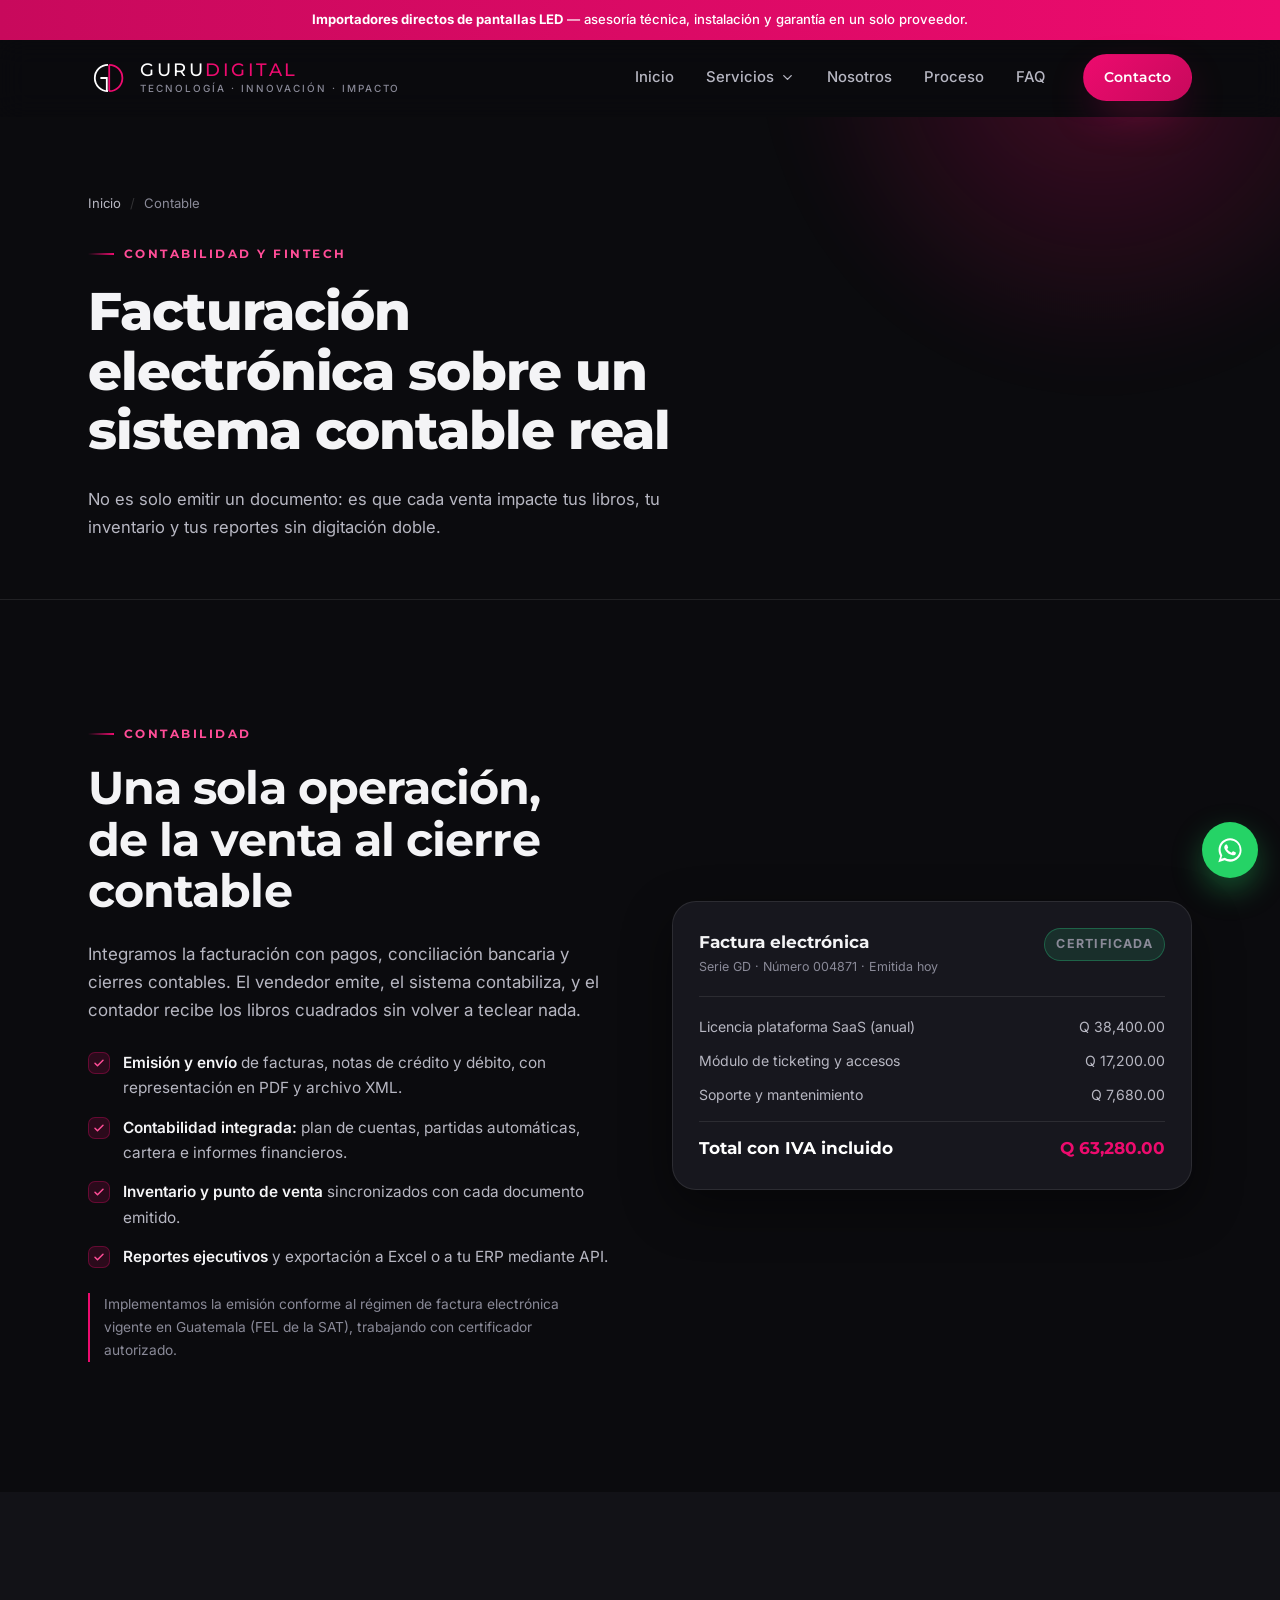
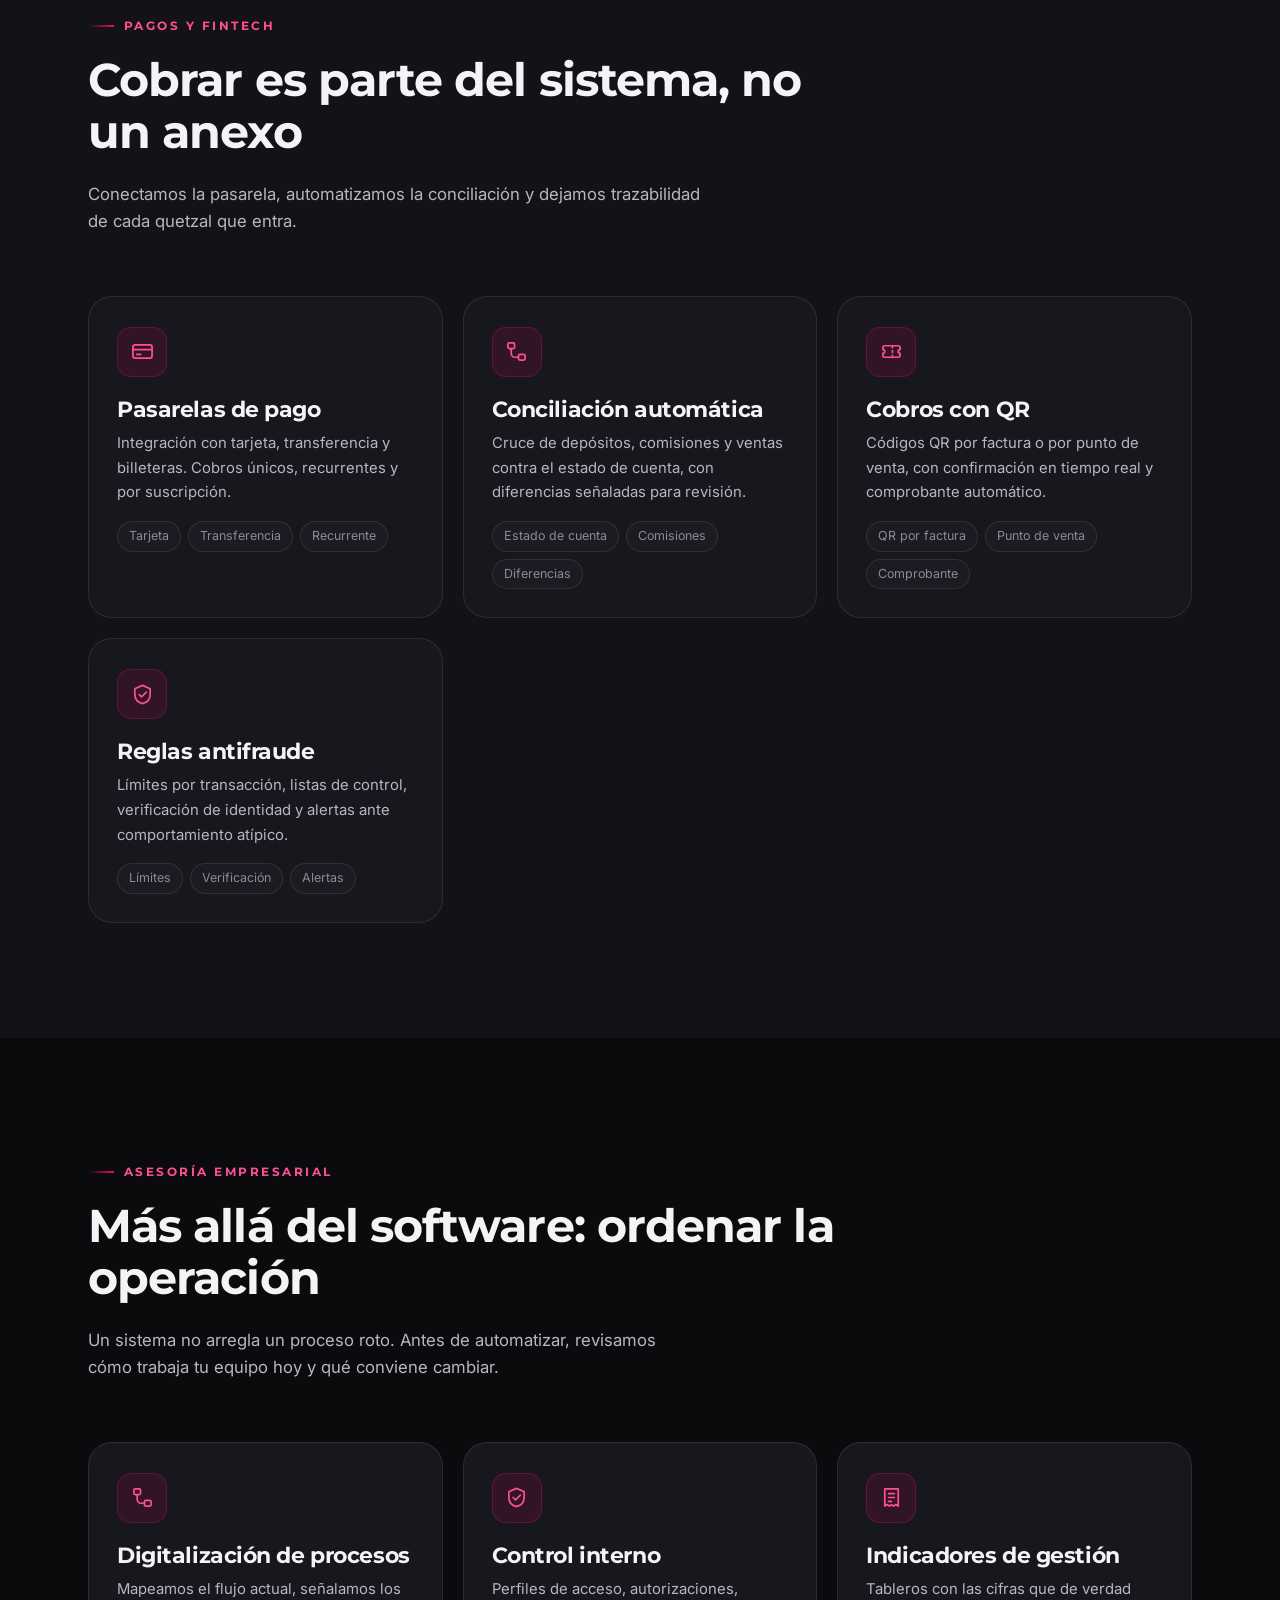
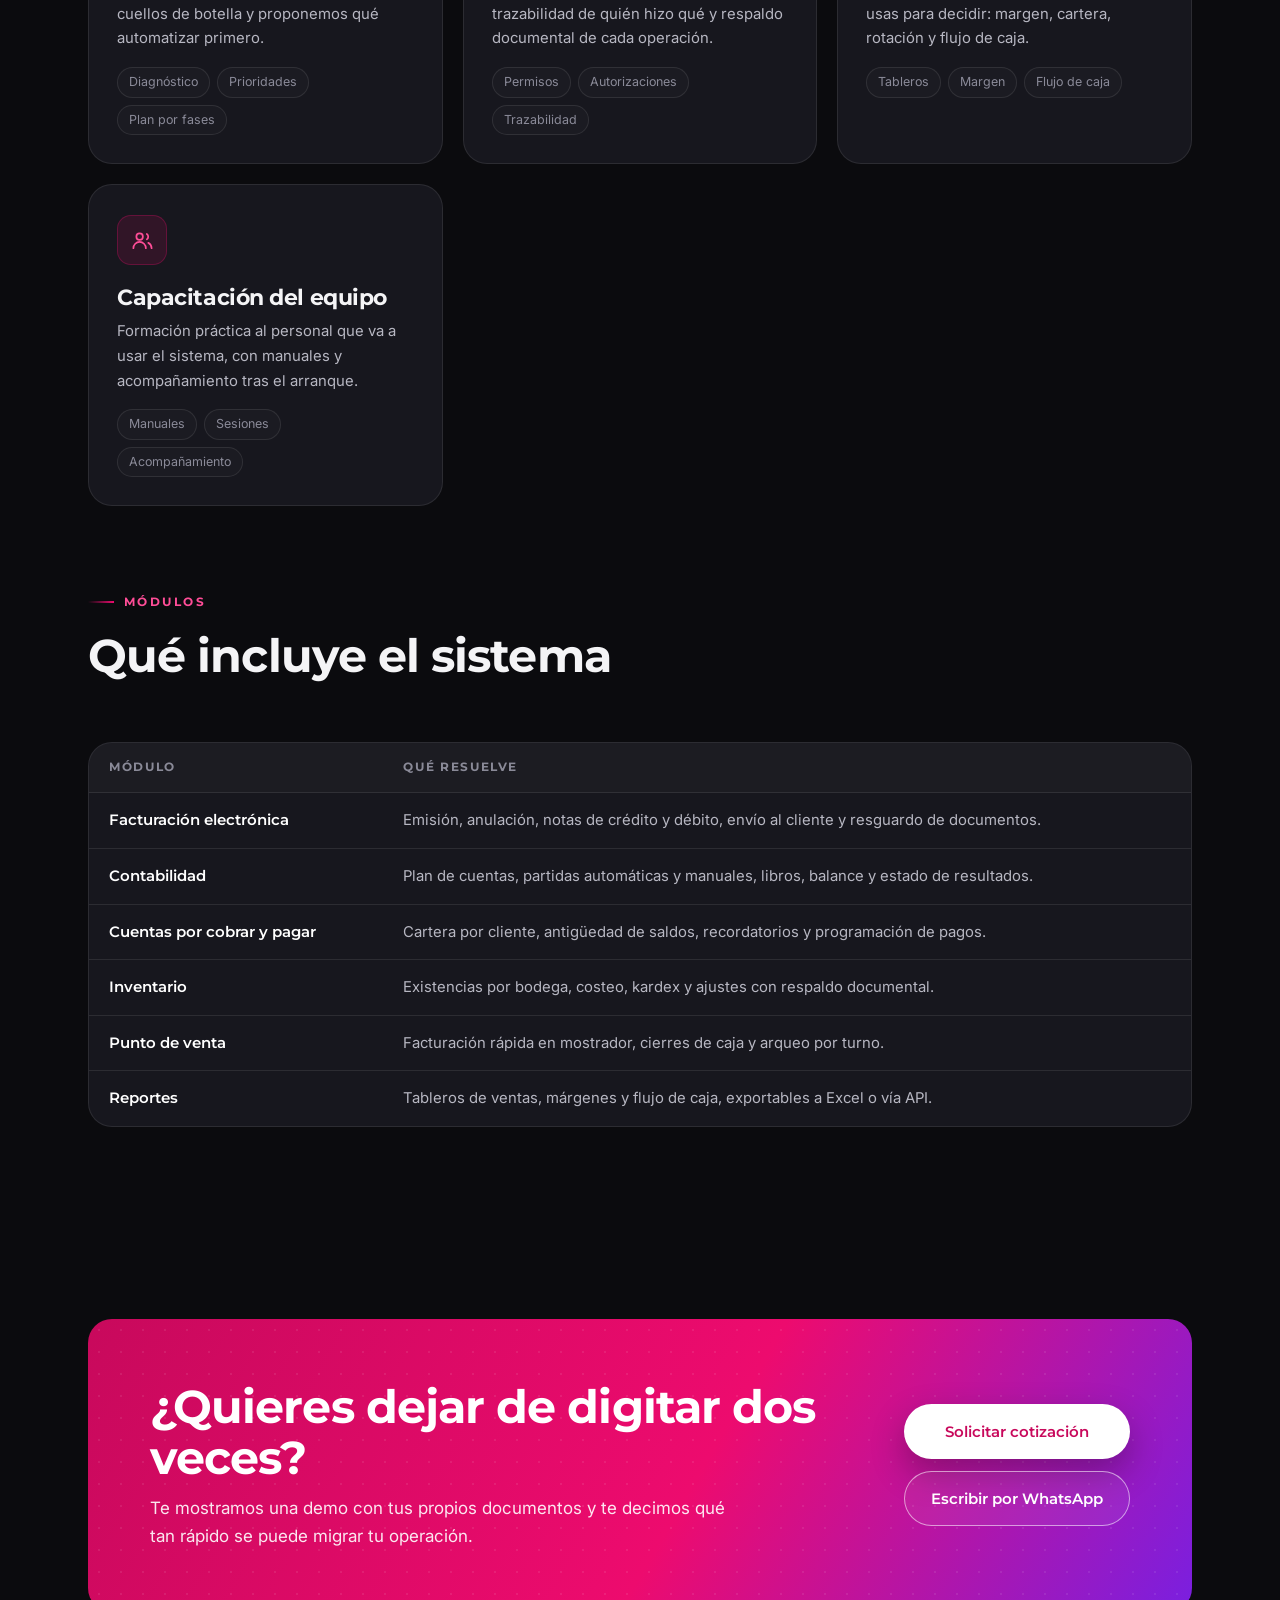
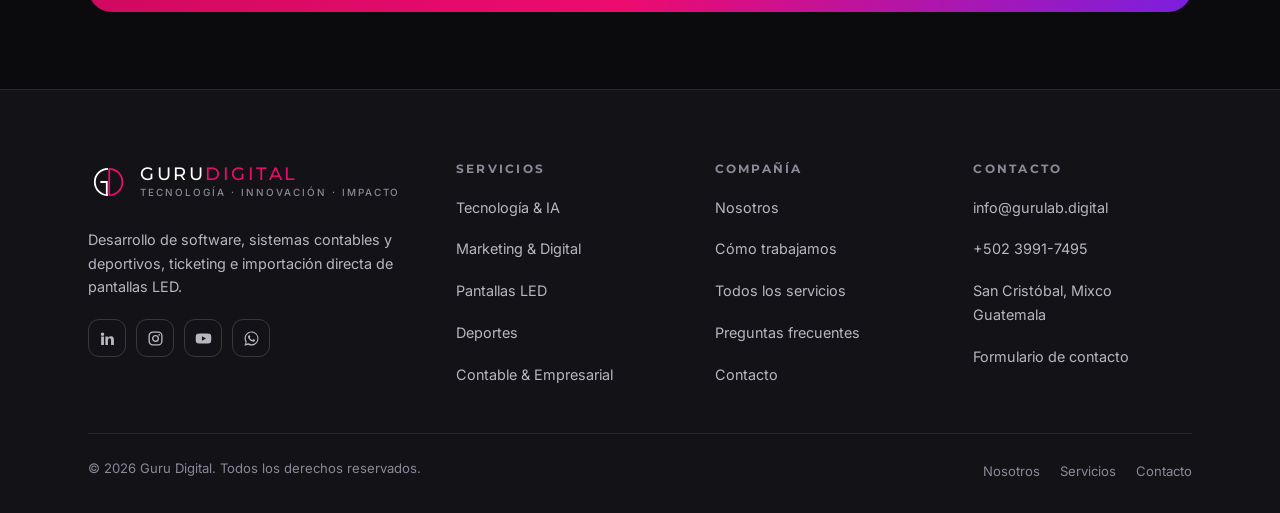
<file: contable.html>
<!DOCTYPE html>
<html lang="es">
<head>
<meta charset="utf-8">
<meta name="viewport" content="width=device-width, initial-scale=1">
<title>Facturación electrónica y sistema contable | Guru Digital</title>
<meta name="description" content="Facturación electrónica integrada a un sistema contable real: emisión de documentos, contabilidad, cartera, reportes, pasarelas de pago y conciliación.">
<meta name="theme-color" content="#0B0B0E">
<meta name="author" content="Guru Digital">
<link rel="canonical" href="https://gurulab.digital/contable.html">

<meta property="og:type" content="website">
<meta property="og:locale" content="es_GT">
<meta property="og:site_name" content="Guru Digital">
<meta property="og:title" content="Facturación electrónica y sistema contable | Guru Digital">
<meta property="og:description" content="Facturación electrónica integrada a un sistema contable real: emisión de documentos, contabilidad, cartera, reportes, pasarelas de pago y conciliación.">
<meta property="og:url" content="https://gurulab.digital/contable.html">
<meta property="og:image" content="https://gurulab.digital/assets/img/logo.svg">
<meta name="twitter:card" content="summary_large_image">

<link rel="icon" href="assets/img/favicon.svg" type="image/svg+xml">
<link rel="apple-touch-icon" href="assets/img/favicon.svg">

<link rel="preconnect" href="https://fonts.googleapis.com">
<link rel="preconnect" href="https://fonts.gstatic.com" crossorigin>
<link href="https://fonts.googleapis.com/css2?family=Montserrat:wght@400;500;600;700;800&family=Inter:wght@400;500;600&display=swap" rel="stylesheet">
<link rel="stylesheet" href="assets/css/styles.css">

<script type="application/ld+json">
{
  "@context": "https://schema.org",
  "@type": "ProfessionalService",
  "name": "Guru Digital",
  "slogan": "Tecnología · Innovación · Impacto",
  "url": "https://gurulab.digital/",
  "logo": "https://gurulab.digital/assets/img/logo.svg",
  "image": "https://gurulab.digital/assets/img/logo.svg",
  "description": "Desarrollo de software a medida, sistemas contables y deportivos, ticketing, inteligencia artificial y pantallas LED de importación directa.",
  "email": "info@gurulab.digital",
  "telephone": "+502 3991-7495",
  "address": {
    "@type": "PostalAddress",
    "streetAddress": "4.ª Avenida 5-08, Colonia Panorama, Zona 8",
    "addressLocality": "San Cristóbal, Mixco",
    "addressRegion": "Guatemala",
    "addressCountry": "GT"
  },
  "areaServed": [
    {
      "@type": "Country",
      "name": "Guatemala"
    },
    {
      "@type": "Country",
      "name": "El Salvador"
    }
  ],
  "openingHours": "Mo-Fr 08:00-18:00"
}
</script>
</head>
<body>

<a class="skip-link" href="#main">Saltar al contenido</a>

<svg width="0" height="0" style="position:absolute" aria-hidden="true" focusable="false">
  <defs>
    <g id="i-base" fill="none" stroke="currentColor" stroke-width="1.8" stroke-linecap="round" stroke-linejoin="round"></g>
  </defs>
  <symbol id="ico-app" viewBox="0 0 24 24" fill="none" stroke="currentColor" stroke-width="1.8" stroke-linecap="round" stroke-linejoin="round">
    <rect x="2" y="4" width="13" height="10" rx="2"/><path d="M2 18h13"/><rect x="17" y="9" width="5" height="11" rx="1.6"/><path d="M19.2 17.6h.6"/>
  </symbol>
  <symbol id="ico-ai" viewBox="0 0 24 24" fill="none" stroke="currentColor" stroke-width="1.8" stroke-linecap="round" stroke-linejoin="round">
    <rect x="7" y="7" width="10" height="10" rx="2.5"/><path d="M12 3v4M12 17v4M3 12h4M17 12h4M6 4.5 8 7M18 4.5 16 7M6 19.5 8 17M18 19.5 16 17"/>
  </symbol>
  <symbol id="ico-trophy" viewBox="0 0 24 24" fill="none" stroke="currentColor" stroke-width="1.8" stroke-linecap="round" stroke-linejoin="round">
    <path d="M7 4h10v5a5 5 0 0 1-10 0z"/><path d="M17 5h3v2a3 3 0 0 1-3 3M7 5H4v2a3 3 0 0 0 3 3"/><path d="M12 14v3M9 20h6M10 17h4"/>
  </symbol>
  <symbol id="ico-card" viewBox="0 0 24 24" fill="none" stroke="currentColor" stroke-width="1.8" stroke-linecap="round" stroke-linejoin="round">
    <rect x="2" y="5" width="20" height="14" rx="2.5"/><path d="M2 10h20M6 15h4"/>
  </symbol>
  <symbol id="ico-ticket" viewBox="0 0 24 24" fill="none" stroke="currentColor" stroke-width="1.8" stroke-linecap="round" stroke-linejoin="round">
    <path d="M3 8a2 2 0 0 1 2-2h14a2 2 0 0 1 2 2v2a2 2 0 0 0 0 4v2a2 2 0 0 1-2 2H5a2 2 0 0 1-2-2v-2a2 2 0 0 0 0-4z"/><path d="M13 6v2M13 11v2M13 16v2"/>
  </symbol>
  <symbol id="ico-code" viewBox="0 0 24 24" fill="none" stroke="currentColor" stroke-width="1.8" stroke-linecap="round" stroke-linejoin="round">
    <path d="m8 7-5 5 5 5M16 7l5 5-5 5M14 4l-4 16"/>
  </symbol>
  <symbol id="ico-video" viewBox="0 0 24 24" fill="none" stroke="currentColor" stroke-width="1.8" stroke-linecap="round" stroke-linejoin="round">
    <rect x="2" y="6" width="13" height="12" rx="2.5"/><path d="m15 11 6-3.5v9L15 13z"/>
  </symbol>
  <symbol id="ico-usercheck" viewBox="0 0 24 24" fill="none" stroke="currentColor" stroke-width="1.8" stroke-linecap="round" stroke-linejoin="round">
    <circle cx="9" cy="8" r="3.6"/><path d="M2.5 20a6.5 6.5 0 0 1 13 0"/><path d="m16.5 12.5 2 2 4-4"/>
  </symbol>
  <symbol id="ico-invoice" viewBox="0 0 24 24" fill="none" stroke="currentColor" stroke-width="1.8" stroke-linecap="round" stroke-linejoin="round">
    <path d="M5 3h14v18l-2.5-1.6L14 21l-2-1.6L10 21l-2.5-1.6L5 21z"/><path d="M9 8h6M9 12h6M9 16h3"/>
  </symbol>
  <symbol id="ico-flow" viewBox="0 0 24 24" fill="none" stroke="currentColor" stroke-width="1.8" stroke-linecap="round" stroke-linejoin="round">
    <rect x="3" y="3" width="7" height="6" rx="1.6"/><rect x="14" y="15" width="7" height="6" rx="1.6"/><path d="M6.5 9v5a4 4 0 0 0 4 4H14"/>
  </symbol>
  <symbol id="ico-led" viewBox="0 0 24 24" fill="none" stroke="currentColor" stroke-width="1.8" stroke-linecap="round" stroke-linejoin="round">
    <rect x="2" y="4" width="20" height="13" rx="2"/><path d="M8 21h8M12 17v4"/><circle cx="8" cy="9" r="1"/><circle cx="12" cy="9" r="1"/><circle cx="16" cy="9" r="1"/><circle cx="10" cy="13" r="1"/><circle cx="14" cy="13" r="1"/>
  </symbol>
  <symbol id="ico-check" viewBox="0 0 24 24" fill="none" stroke="currentColor" stroke-width="3" stroke-linecap="round" stroke-linejoin="round">
    <path d="m4 12.5 5 5L20 6.5"/>
  </symbol>
  <symbol id="ico-arrow" viewBox="0 0 24 24" fill="none" stroke="currentColor" stroke-width="2" stroke-linecap="round" stroke-linejoin="round">
    <path d="M4 12h15M13 6l6 6-6 6"/>
  </symbol>
  <symbol id="ico-mail" viewBox="0 0 24 24" fill="none" stroke="currentColor" stroke-width="1.8" stroke-linecap="round" stroke-linejoin="round">
    <rect x="2.5" y="5" width="19" height="14" rx="2.5"/><path d="m3 7 9 6 9-6"/>
  </symbol>
  <symbol id="ico-phone" viewBox="0 0 24 24" fill="none" stroke="currentColor" stroke-width="1.8" stroke-linecap="round" stroke-linejoin="round">
    <path d="M4 4h4l2 5-2.5 1.5a12 12 0 0 0 6 6L15 14l5 2v4a13 13 0 0 1-16-16z"/>
  </symbol>
  <symbol id="ico-pin" viewBox="0 0 24 24" fill="none" stroke="currentColor" stroke-width="1.8" stroke-linecap="round" stroke-linejoin="round">
    <path d="M12 21s7-6.2 7-11a7 7 0 1 0-14 0c0 4.8 7 11 7 11z"/><circle cx="12" cy="10" r="2.6"/>
  </symbol>
  <symbol id="ico-clock" viewBox="0 0 24 24" fill="none" stroke="currentColor" stroke-width="1.8" stroke-linecap="round" stroke-linejoin="round">
    <circle cx="12" cy="12" r="9"/><path d="M12 7v5.5l3.5 2"/>
  </symbol>
  <symbol id="ico-shield" viewBox="0 0 24 24" fill="none" stroke="currentColor" stroke-width="1.8" stroke-linecap="round" stroke-linejoin="round">
    <path d="M12 2.5 20 6v6c0 5-3.4 8.4-8 9.5-4.6-1.1-8-4.5-8-9.5V6z"/><path d="m8.5 12 2.5 2.5L16 9.5"/>
  </symbol>
  <symbol id="ico-zap" viewBox="0 0 24 24" fill="none" stroke="currentColor" stroke-width="1.8" stroke-linecap="round" stroke-linejoin="round">
    <path d="M13 2 4 14h7l-1 8 9-12h-7z"/>
  </symbol>
  <symbol id="ico-globe" viewBox="0 0 24 24" fill="none" stroke="currentColor" stroke-width="1.8" stroke-linecap="round" stroke-linejoin="round">
    <circle cx="12" cy="12" r="9"/><path d="M3 12h18M12 3c2.5 2.5 3.8 5.6 3.8 9S14.5 18.5 12 21c-2.5-2.5-3.8-5.6-3.8-9S9.5 5.5 12 3z"/>
  </symbol>
  <symbol id="ico-users" viewBox="0 0 24 24" fill="none" stroke="currentColor" stroke-width="1.8" stroke-linecap="round" stroke-linejoin="round">
    <circle cx="9" cy="8" r="3.4"/><path d="M2.5 20a6.5 6.5 0 0 1 13 0"/><path d="M16.5 5.2a3.4 3.4 0 0 1 0 5.6M18 14.4a6.5 6.5 0 0 1 3.5 5.6"/>
  </symbol>
  <symbol id="ico-box" viewBox="0 0 24 24" fill="none" stroke="currentColor" stroke-width="1.8" stroke-linecap="round" stroke-linejoin="round">
    <path d="m12 2.8 8.5 4.6v9.2L12 21.2 3.5 16.6V7.4z"/><path d="M3.5 7.4 12 12l8.5-4.6M12 12v9.2"/>
  </symbol>
  <symbol id="ico-wa" viewBox="0 0 24 24" fill="currentColor">
    <path d="M12.04 2C6.6 2 2.2 6.4 2.2 11.84c0 1.94.52 3.76 1.44 5.32L2 22.4l5.4-1.6a9.85 9.85 0 0 0 4.64 1.18h.01c5.44 0 9.84-4.4 9.84-9.84S17.48 2 12.04 2m0 17.98h-.01a8.2 8.2 0 0 1-4.16-1.14l-.3-.18-3.1.92.93-3.02-.2-.31a8.15 8.15 0 0 1-1.25-4.36c0-4.52 3.68-8.19 8.2-8.19a8.14 8.14 0 0 1 8.18 8.2c0 4.52-3.67 8.08-8.29 8.08m4.5-6.1c-.25-.12-1.46-.72-1.69-.8-.22-.09-.39-.13-.55.12s-.63.8-.77.96c-.14.17-.28.19-.53.06a6.7 6.7 0 0 1-3.34-2.92c-.25-.43.25-.4.72-1.33.08-.17.04-.31-.02-.43s-.55-1.33-.76-1.82c-.2-.47-.4-.4-.55-.41h-.47c-.16 0-.43.06-.65.31s-.86.84-.86 2.05.88 2.38 1 2.54c.13.17 1.73 2.64 4.2 3.7 1.56.68 2.17.73 2.95.62.47-.07 1.46-.6 1.66-1.18s.21-1.08.15-1.18c-.06-.11-.23-.17-.48-.29"/>
  </symbol>
  <symbol id="ico-in" viewBox="0 0 24 24" fill="currentColor">
    <path d="M4.98 3.5a2.5 2.5 0 1 1 0 5 2.5 2.5 0 0 1 0-5M3 9h4v12H3zM9 9h3.8v1.7h.05c.53-1 1.83-2.05 3.77-2.05C20.5 8.65 21 11 21 14.1V21h-4v-6.1c0-1.45-.03-3.3-2.02-3.3-2.02 0-2.33 1.57-2.33 3.2V21H9z"/>
  </symbol>
  <symbol id="ico-ig" viewBox="0 0 24 24" fill="none" stroke="currentColor" stroke-width="1.9">
    <rect x="3" y="3" width="18" height="18" rx="5"/><circle cx="12" cy="12" r="4"/><circle cx="17.2" cy="6.8" r="1.2" fill="currentColor" stroke="none"/>
  </symbol>
  <symbol id="ico-yt" viewBox="0 0 24 24" fill="currentColor">
    <path d="M22.5 7.2a2.7 2.7 0 0 0-1.9-1.9C18.9 4.8 12 4.8 12 4.8s-6.9 0-8.6.5A2.7 2.7 0 0 0 1.5 7.2C1 8.9 1 12 1 12s0 3.1.5 4.8a2.7 2.7 0 0 0 1.9 1.9c1.7.5 8.6.5 8.6.5s6.9 0 8.6-.5a2.7 2.7 0 0 0 1.9-1.9c.5-1.7.5-4.8.5-4.8s0-3.1-.5-4.8M9.8 15.3V8.7l5.7 3.3z"/>
  </symbol>
</svg>

<div class="topbar">
  <strong>Importadores directos de pantallas LED</strong> — asesoría técnica, instalación y garantía en un solo proveedor.
</div>

<header class="header" id="header">
  <div class="container header__inner">
    <a class="logo" href="index.html" aria-label="Guru Digital — inicio">
      <img class="logo__mark" src="assets/img/logo-inverse.svg" alt="" width="40" height="40">
      <span class="logo__text">
        <span class="logo__word">GURU<span>DIGITAL</span></span>
        <span class="logo__tag">Tecnología · Innovación · Impacto</span>
      </span>
    </a>

    <button class="nav-toggle" id="navToggle" aria-expanded="false" aria-controls="nav" aria-label="Abrir menú">
      <span></span>
    </button>

    <nav class="nav" id="nav" aria-label="Navegación principal">
      <ul class="nav__list">
        <li class="nav__item"><a class="nav__link" href="index.html">Inicio</a></li>
        <li class="nav__item nav__item--menu">
          <button class="nav__link nav__link--toggle" id="serviciosBtn"
                  aria-expanded="false" aria-controls="serviciosMenu">
            Servicios
            <svg class="nav__chevron" aria-hidden="true" viewBox="0 0 24 24" fill="none"
                 stroke="currentColor" stroke-width="2.2" stroke-linecap="round" stroke-linejoin="round">
              <path d="m6 9 6 6 6-6"/>
            </svg>
          </button>

          <div class="megamenu" id="serviciosMenu" hidden>
            <div class="container megamenu__inner">
              <div class="megamenu__col">
                <a class="megamenu__title" href="servicios.html#tecnologia">
                  <svg aria-hidden="true"><use href="#ico-code"></use></svg>
                  Tecnología & IA
                </a>
                <ul>
                  <li><a href="servicios.html#software">Desarrollo de software</a></li>
                  <li><a href="servicios.html#ia">Inteligencia Artificial</a></li>
                  <li><a href="servicios.html#automatizacion">Automatización</a></li>
                  <li><a href="servicios.html#apps">Apps y plataformas</a></li>
                </ul>
              </div>
              <div class="megamenu__col">
                <a class="megamenu__title" href="servicios.html#marketing">
                  <svg aria-hidden="true"><use href="#ico-globe"></use></svg>
                  Marketing & Digital
                </a>
                <ul>
                  <li><a href="servicios.html#marketing-digital">Marketing digital</a></li>
                  <li><a href="servicios.html#branding">Branding</a></li>
                  <li><a href="servicios.html#audiovisual">Producción audiovisual</a></li>
                </ul>
              </div>
              <div class="megamenu__col">
                <a class="megamenu__title" href="pantallas-led.html">
                  <svg aria-hidden="true"><use href="#ico-led"></use></svg>
                  Pantallas LED
                </a>
                <ul>
                  <li><a href="pantallas-led.html#venta">Venta e instalación</a></li>
                  <li><a href="pantallas-led.html#alquiler">Alquiler</a></li>
                  <li><a href="pantallas-led.html#integraciones">Integraciones</a></li>
                </ul>
              </div>
              <div class="megamenu__col">
                <a class="megamenu__title" href="deportes.html">
                  <svg aria-hidden="true"><use href="#ico-trophy"></use></svg>
                  Deportes
                </a>
                <ul>
                  <li><a href="deportes.html#marcadores">Tecnología deportiva</a></li>
                  <li><a href="deportes.html#streaming">Streaming</a></li>
                  <li><a href="deportes.html#eventos">Producción y eventos</a></li>
                </ul>
              </div>
              <div class="megamenu__col">
                <a class="megamenu__title" href="contable.html">
                  <svg aria-hidden="true"><use href="#ico-invoice"></use></svg>
                  Contable & Empresarial
                </a>
                <ul>
                  <li><a href="contable.html#contabilidad">Contabilidad</a></li>
                  <li><a href="contable.html#asesoria">Asesoría empresarial</a></li>
                </ul>
              </div>
            </div>
          </div>
        </li>
        <li class="nav__item"><a class="nav__link" href="nosotros.html">Nosotros</a></li>
        <li class="nav__item"><a class="nav__link" href="proceso.html">Proceso</a></li>
        <li class="nav__item"><a class="nav__link" href="faq.html">FAQ</a></li>
      </ul>
      <a class="btn btn--primary btn--sm" href="contacto.html">Contacto</a>
    </nav>

    <a class="btn btn--primary btn--sm header__cta" href="contacto.html">Contacto</a>
  </div>
</header>

<main id="main">
<section class="page-hero">
  <div class="page-hero__bg"></div>
  <div class="container page-hero__inner">
    <nav class="breadcrumb" aria-label="Ruta de navegación">
      <a href="index.html">Inicio</a><span aria-hidden="true">/</span><span>Contable</span>
    </nav>
    <span class="eyebrow">Contabilidad y fintech</span>
    <h1>Facturación electrónica sobre un sistema contable real</h1>
    <p>No es solo emitir un documento: es que cada venta impacte tus libros, tu inventario y tus reportes sin digitación doble.</p>
  </div>
</section>

<section class="section" id="contabilidad">
  <div class="container split">
    <div class="split__copy reveal">
      <span class="eyebrow">Contabilidad</span>
      <h2>Una sola operación, de la venta al cierre contable</h2>
      <p>
        Integramos la facturación con pagos, conciliación bancaria y cierres contables. El vendedor
        emite, el sistema contabiliza, y el contador recibe los libros cuadrados sin volver a teclear
        nada.
      </p>
      <ul class="feature-list">
        <li><span class="chk"><svg aria-hidden="true"><use href="#ico-check"></use></svg></span><span><b>Emisión y envío</b> de facturas, notas de crédito y débito, con representación en PDF y archivo XML.</span></li>
        <li><span class="chk"><svg aria-hidden="true"><use href="#ico-check"></use></svg></span><span><b>Contabilidad integrada:</b> plan de cuentas, partidas automáticas, cartera e informes financieros.</span></li>
        <li><span class="chk"><svg aria-hidden="true"><use href="#ico-check"></use></svg></span><span><b>Inventario y punto de venta</b> sincronizados con cada documento emitido.</span></li>
        <li><span class="chk"><svg aria-hidden="true"><use href="#ico-check"></use></svg></span><span><b>Reportes ejecutivos</b> y exportación a Excel o a tu ERP mediante API.</span></li>
      </ul>
      <p class="note-line">Implementamos la emisión conforme al régimen de factura electrónica vigente en Guatemala (FEL de la SAT), trabajando con certificador autorizado.</p>
    </div>

    <div class="split__media reveal">
      <div class="invoice">
        <div class="invoice__head">
          <div>
            <b>Factura electrónica</b>
            <span>Serie GD · Número 004871 · Emitida hoy</span>
          </div>
          <span class="badge-ok">Certificada</span>
        </div>
        <div class="invoice__lines">
          <div><span>Licencia plataforma SaaS (anual)</span><span>Q 38,400.00</span></div>
          <div><span>Módulo de ticketing y accesos</span><span>Q 17,200.00</span></div>
          <div><span>Soporte y mantenimiento</span><span>Q 7,680.00</span></div>
          <div class="total"><span>Total con IVA incluido</span><span>Q 63,280.00</span></div>
        </div>
      </div>
    </div>
  </div>
</section>

<section class="section section--alt">
  <div class="container">
    <div class="section-head reveal" id="fintech">
      <span class="eyebrow">Pagos y fintech</span>
      <h2>Cobrar es parte del sistema, no un anexo</h2>
      <p>Conectamos la pasarela, automatizamos la conciliación y dejamos trazabilidad de cada quetzal que entra.</p>
    </div>

    <div class="services-grid">
      <article class="card reveal">
        <span class="card__ico"><svg aria-hidden="true"><use href="#ico-card"></use></svg></span>
        <h3>Pasarelas de pago</h3>
        <p>Integración con tarjeta, transferencia y billeteras. Cobros únicos, recurrentes y por suscripción.</p>
        <ul class="tags"><li>Tarjeta</li><li>Transferencia</li><li>Recurrente</li></ul>
      </article>
      <article class="card reveal">
        <span class="card__ico"><svg aria-hidden="true"><use href="#ico-flow"></use></svg></span>
        <h3>Conciliación automática</h3>
        <p>Cruce de depósitos, comisiones y ventas contra el estado de cuenta, con diferencias señaladas para revisión.</p>
        <ul class="tags"><li>Estado de cuenta</li><li>Comisiones</li><li>Diferencias</li></ul>
      </article>
      <article class="card reveal">
        <span class="card__ico"><svg aria-hidden="true"><use href="#ico-ticket"></use></svg></span>
        <h3>Cobros con QR</h3>
        <p>Códigos QR por factura o por punto de venta, con confirmación en tiempo real y comprobante automático.</p>
        <ul class="tags"><li>QR por factura</li><li>Punto de venta</li><li>Comprobante</li></ul>
      </article>
      <article class="card reveal">
        <span class="card__ico"><svg aria-hidden="true"><use href="#ico-shield"></use></svg></span>
        <h3>Reglas antifraude</h3>
        <p>Límites por transacción, listas de control, verificación de identidad y alertas ante comportamiento atípico.</p>
        <ul class="tags"><li>Límites</li><li>Verificación</li><li>Alertas</li></ul>
      </article>
    </div>
  </div>
</section>

<section class="section" id="asesoria">
  <div class="container">
    <div class="section-head reveal">
      <span class="eyebrow">Asesoría empresarial</span>
      <h2>Más allá del software: ordenar la operación</h2>
      <p>Un sistema no arregla un proceso roto. Antes de automatizar, revisamos cómo trabaja tu equipo hoy y qué conviene cambiar.</p>
    </div>

    <div class="services-grid" style="margin-bottom:clamp(48px,6vw,80px)">
      <article class="card reveal">
        <span class="card__ico"><svg aria-hidden="true"><use href="#ico-flow"></use></svg></span>
        <h3>Digitalización de procesos</h3>
        <p>Mapeamos el flujo actual, señalamos los cuellos de botella y proponemos qué automatizar primero.</p>
        <ul class="tags"><li>Diagnóstico</li><li>Prioridades</li><li>Plan por fases</li></ul>
      </article>
      <article class="card reveal">
        <span class="card__ico"><svg aria-hidden="true"><use href="#ico-shield"></use></svg></span>
        <h3>Control interno</h3>
        <p>Perfiles de acceso, autorizaciones, trazabilidad de quién hizo qué y respaldo documental de cada operación.</p>
        <ul class="tags"><li>Permisos</li><li>Autorizaciones</li><li>Trazabilidad</li></ul>
      </article>
      <article class="card reveal">
        <span class="card__ico"><svg aria-hidden="true"><use href="#ico-invoice"></use></svg></span>
        <h3>Indicadores de gestión</h3>
        <p>Tableros con las cifras que de verdad usas para decidir: margen, cartera, rotación y flujo de caja.</p>
        <ul class="tags"><li>Tableros</li><li>Margen</li><li>Flujo de caja</li></ul>
      </article>
      <article class="card reveal">
        <span class="card__ico"><svg aria-hidden="true"><use href="#ico-users"></use></svg></span>
        <h3>Capacitación del equipo</h3>
        <p>Formación práctica al personal que va a usar el sistema, con manuales y acompañamiento tras el arranque.</p>
        <ul class="tags"><li>Manuales</li><li>Sesiones</li><li>Acompañamiento</li></ul>
      </article>
    </div>

    <div class="section-head reveal">
      <span class="eyebrow">Módulos</span>
      <h2>Qué incluye el sistema</h2>
    </div>
    <div class="table-wrap reveal">
      <table class="data">
        <thead><tr><th scope="col">Módulo</th><th scope="col">Qué resuelve</th></tr></thead>
        <tbody>
          <tr><td>Facturación electrónica</td><td>Emisión, anulación, notas de crédito y débito, envío al cliente y resguardo de documentos.</td></tr>
          <tr><td>Contabilidad</td><td>Plan de cuentas, partidas automáticas y manuales, libros, balance y estado de resultados.</td></tr>
          <tr><td>Cuentas por cobrar y pagar</td><td>Cartera por cliente, antigüedad de saldos, recordatorios y programación de pagos.</td></tr>
          <tr><td>Inventario</td><td>Existencias por bodega, costeo, kardex y ajustes con respaldo documental.</td></tr>
          <tr><td>Punto de venta</td><td>Facturación rápida en mostrador, cierres de caja y arqueo por turno.</td></tr>
          <tr><td>Reportes</td><td>Tableros de ventas, márgenes y flujo de caja, exportables a Excel o vía API.</td></tr>
        </tbody>
      </table>
    </div>
  </div>
</section>

<section class="section section--tight">
  <div class="container">
    <div class="cta-band reveal">
      <div>
        <h2>¿Quieres dejar de digitar dos veces?</h2>
        <p>Te mostramos una demo con tus propios documentos y te decimos qué tan rápido se puede migrar tu operación.</p>
      </div>
      <div class="cta-band__actions">
        <a class="btn btn--primary" href="contacto.html">Solicitar cotización</a>
        <a class="btn btn--ghost" href="https://wa.me/50239917495" target="_blank" rel="noopener">Escribir por WhatsApp</a>
      </div>
    </div>
  </div>
</section>
</main>

<footer class="footer">
  <div class="container">
    <div class="footer__grid">
      <div class="footer__about">
        <a class="logo" href="index.html" aria-label="Guru Digital — inicio">
          <img class="logo__mark" src="assets/img/logo-inverse.svg" alt="" width="40" height="40">
          <span class="logo__text">
            <span class="logo__word">GURU<span>DIGITAL</span></span>
            <span class="logo__tag">Tecnología · Innovación · Impacto</span>
          </span>
        </a>
        <p>Desarrollo de software, sistemas contables y deportivos, ticketing e importación directa de pantallas LED.</p>
        <div class="socials">
          <!-- TODO: reemplazar enlaces de redes sociales -->
          <a href="#" aria-label="LinkedIn"><svg aria-hidden="true"><use href="#ico-in"></use></svg></a>
          <a href="#" aria-label="Instagram"><svg aria-hidden="true"><use href="#ico-ig"></use></svg></a>
          <a href="#" aria-label="YouTube"><svg aria-hidden="true"><use href="#ico-yt"></use></svg></a>
          <a href="https://wa.me/50239917495" target="_blank" rel="noopener" aria-label="WhatsApp"><svg aria-hidden="true"><use href="#ico-wa"></use></svg></a>
        </div>
      </div>

      <div>
        <h2 class="footer__h">Servicios</h2>
        <ul>
          <li><a href="servicios.html#tecnologia">Tecnología &amp; IA</a></li>
          <li><a href="servicios.html#marketing">Marketing &amp; Digital</a></li>
          <li><a href="pantallas-led.html">Pantallas LED</a></li>
          <li><a href="deportes.html">Deportes</a></li>
          <li><a href="contable.html">Contable &amp; Empresarial</a></li>
        </ul>
      </div>

      <div>
        <h2 class="footer__h">Compañía</h2>
        <ul>
          <li><a href="nosotros.html">Nosotros</a></li>
          <li><a href="proceso.html">Cómo trabajamos</a></li>
          <li><a href="servicios.html">Todos los servicios</a></li>
          <li><a href="faq.html">Preguntas frecuentes</a></li>
          <li><a href="contacto.html">Contacto</a></li>
        </ul>
      </div>

      <div>
        <h2 class="footer__h">Contacto</h2>
        <ul>
          <li><a href="mailto:info@gurulab.digital">info@gurulab.digital</a></li>
          <li><a href="tel:+50239917495">+502 3991-7495</a></li>
          <li><span>San Cristóbal, Mixco<br>Guatemala</span></li>
          <li><a href="contacto.html">Formulario de contacto</a></li>
        </ul>
      </div>
    </div>

    <div class="footer__bottom">
      <span>&copy; <span id="year">2026</span> Guru Digital. Todos los derechos reservados.</span>
      <nav aria-label="Enlaces legales">
        <a href="nosotros.html">Nosotros</a>
        <a href="servicios.html">Servicios</a>
        <a href="contacto.html">Contacto</a>
      </nav>
    </div>
  </div>
</footer>

<a class="wa" href="https://wa.me/50239917495" target="_blank" rel="noopener" aria-label="Escríbenos por WhatsApp">
  <svg aria-hidden="true"><use href="#ico-wa"></use></svg>
</a>

<script src="assets/js/main.js" defer></script>
</body>
</html>
</file>
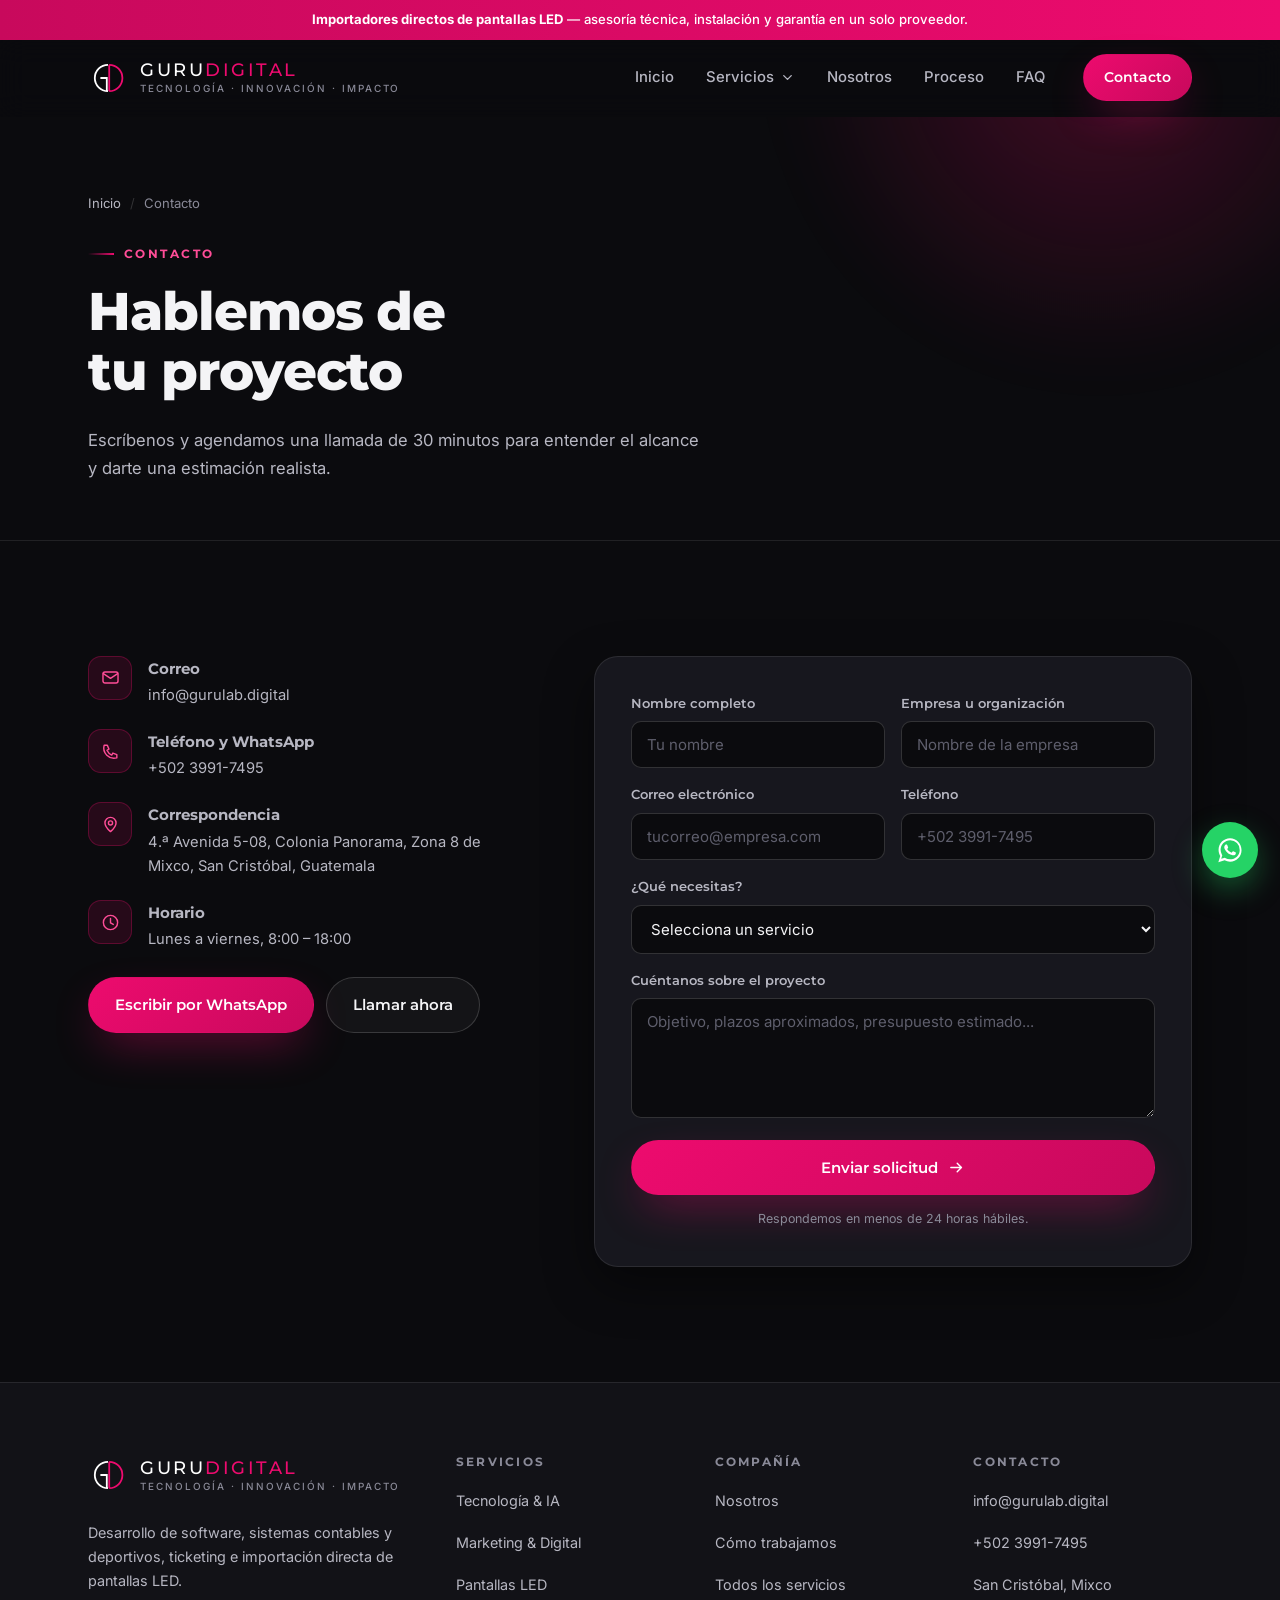
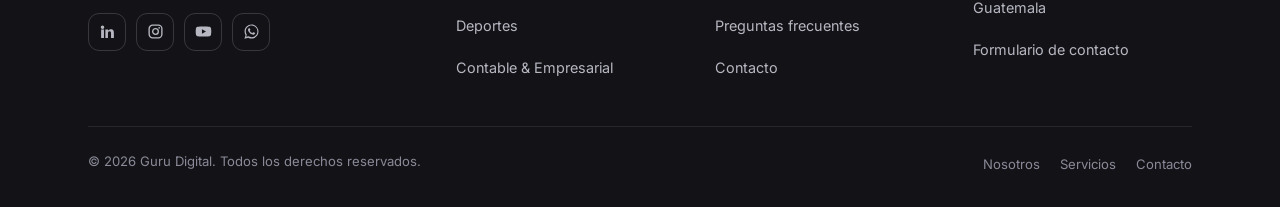
<file: contacto.html>
<!DOCTYPE html>
<html lang="es">
<head>
<meta charset="utf-8">
<meta name="viewport" content="width=device-width, initial-scale=1">
<title>Contacto | Guru Digital</title>
<meta name="description" content="Escríbenos: info@gurulab.digital · +502 3991-7495. Dirección de correspondencia en San Cristóbal, Mixco, Guatemala. Cotizaciones de software, sistemas deportivos y pantallas LED.">
<meta name="theme-color" content="#0B0B0E">
<meta name="author" content="Guru Digital">
<link rel="canonical" href="https://gurulab.digital/contacto.html">

<meta property="og:type" content="website">
<meta property="og:locale" content="es_GT">
<meta property="og:site_name" content="Guru Digital">
<meta property="og:title" content="Contacto | Guru Digital">
<meta property="og:description" content="Escríbenos: info@gurulab.digital · +502 3991-7495. Dirección de correspondencia en San Cristóbal, Mixco, Guatemala. Cotizaciones de software, sistemas deportivos y pantallas LED.">
<meta property="og:url" content="https://gurulab.digital/contacto.html">
<meta property="og:image" content="https://gurulab.digital/assets/img/logo.svg">
<meta name="twitter:card" content="summary_large_image">

<link rel="icon" href="assets/img/favicon.svg" type="image/svg+xml">
<link rel="apple-touch-icon" href="assets/img/favicon.svg">

<link rel="preconnect" href="https://fonts.googleapis.com">
<link rel="preconnect" href="https://fonts.gstatic.com" crossorigin>
<link href="https://fonts.googleapis.com/css2?family=Montserrat:wght@400;500;600;700;800&family=Inter:wght@400;500;600&display=swap" rel="stylesheet">
<link rel="stylesheet" href="assets/css/styles.css">

<script type="application/ld+json">
{
  "@context": "https://schema.org",
  "@type": "ProfessionalService",
  "name": "Guru Digital",
  "slogan": "Tecnología · Innovación · Impacto",
  "url": "https://gurulab.digital/",
  "logo": "https://gurulab.digital/assets/img/logo.svg",
  "image": "https://gurulab.digital/assets/img/logo.svg",
  "description": "Desarrollo de software a medida, sistemas contables y deportivos, ticketing, inteligencia artificial y pantallas LED de importación directa.",
  "email": "info@gurulab.digital",
  "telephone": "+502 3991-7495",
  "address": {
    "@type": "PostalAddress",
    "streetAddress": "4.ª Avenida 5-08, Colonia Panorama, Zona 8",
    "addressLocality": "San Cristóbal, Mixco",
    "addressRegion": "Guatemala",
    "addressCountry": "GT"
  },
  "areaServed": [
    {
      "@type": "Country",
      "name": "Guatemala"
    },
    {
      "@type": "Country",
      "name": "El Salvador"
    }
  ],
  "openingHours": "Mo-Fr 08:00-18:00"
}
</script>
</head>
<body>

<a class="skip-link" href="#main">Saltar al contenido</a>

<svg width="0" height="0" style="position:absolute" aria-hidden="true" focusable="false">
  <defs>
    <g id="i-base" fill="none" stroke="currentColor" stroke-width="1.8" stroke-linecap="round" stroke-linejoin="round"></g>
  </defs>
  <symbol id="ico-app" viewBox="0 0 24 24" fill="none" stroke="currentColor" stroke-width="1.8" stroke-linecap="round" stroke-linejoin="round">
    <rect x="2" y="4" width="13" height="10" rx="2"/><path d="M2 18h13"/><rect x="17" y="9" width="5" height="11" rx="1.6"/><path d="M19.2 17.6h.6"/>
  </symbol>
  <symbol id="ico-ai" viewBox="0 0 24 24" fill="none" stroke="currentColor" stroke-width="1.8" stroke-linecap="round" stroke-linejoin="round">
    <rect x="7" y="7" width="10" height="10" rx="2.5"/><path d="M12 3v4M12 17v4M3 12h4M17 12h4M6 4.5 8 7M18 4.5 16 7M6 19.5 8 17M18 19.5 16 17"/>
  </symbol>
  <symbol id="ico-trophy" viewBox="0 0 24 24" fill="none" stroke="currentColor" stroke-width="1.8" stroke-linecap="round" stroke-linejoin="round">
    <path d="M7 4h10v5a5 5 0 0 1-10 0z"/><path d="M17 5h3v2a3 3 0 0 1-3 3M7 5H4v2a3 3 0 0 0 3 3"/><path d="M12 14v3M9 20h6M10 17h4"/>
  </symbol>
  <symbol id="ico-card" viewBox="0 0 24 24" fill="none" stroke="currentColor" stroke-width="1.8" stroke-linecap="round" stroke-linejoin="round">
    <rect x="2" y="5" width="20" height="14" rx="2.5"/><path d="M2 10h20M6 15h4"/>
  </symbol>
  <symbol id="ico-ticket" viewBox="0 0 24 24" fill="none" stroke="currentColor" stroke-width="1.8" stroke-linecap="round" stroke-linejoin="round">
    <path d="M3 8a2 2 0 0 1 2-2h14a2 2 0 0 1 2 2v2a2 2 0 0 0 0 4v2a2 2 0 0 1-2 2H5a2 2 0 0 1-2-2v-2a2 2 0 0 0 0-4z"/><path d="M13 6v2M13 11v2M13 16v2"/>
  </symbol>
  <symbol id="ico-code" viewBox="0 0 24 24" fill="none" stroke="currentColor" stroke-width="1.8" stroke-linecap="round" stroke-linejoin="round">
    <path d="m8 7-5 5 5 5M16 7l5 5-5 5M14 4l-4 16"/>
  </symbol>
  <symbol id="ico-video" viewBox="0 0 24 24" fill="none" stroke="currentColor" stroke-width="1.8" stroke-linecap="round" stroke-linejoin="round">
    <rect x="2" y="6" width="13" height="12" rx="2.5"/><path d="m15 11 6-3.5v9L15 13z"/>
  </symbol>
  <symbol id="ico-usercheck" viewBox="0 0 24 24" fill="none" stroke="currentColor" stroke-width="1.8" stroke-linecap="round" stroke-linejoin="round">
    <circle cx="9" cy="8" r="3.6"/><path d="M2.5 20a6.5 6.5 0 0 1 13 0"/><path d="m16.5 12.5 2 2 4-4"/>
  </symbol>
  <symbol id="ico-invoice" viewBox="0 0 24 24" fill="none" stroke="currentColor" stroke-width="1.8" stroke-linecap="round" stroke-linejoin="round">
    <path d="M5 3h14v18l-2.5-1.6L14 21l-2-1.6L10 21l-2.5-1.6L5 21z"/><path d="M9 8h6M9 12h6M9 16h3"/>
  </symbol>
  <symbol id="ico-flow" viewBox="0 0 24 24" fill="none" stroke="currentColor" stroke-width="1.8" stroke-linecap="round" stroke-linejoin="round">
    <rect x="3" y="3" width="7" height="6" rx="1.6"/><rect x="14" y="15" width="7" height="6" rx="1.6"/><path d="M6.5 9v5a4 4 0 0 0 4 4H14"/>
  </symbol>
  <symbol id="ico-led" viewBox="0 0 24 24" fill="none" stroke="currentColor" stroke-width="1.8" stroke-linecap="round" stroke-linejoin="round">
    <rect x="2" y="4" width="20" height="13" rx="2"/><path d="M8 21h8M12 17v4"/><circle cx="8" cy="9" r="1"/><circle cx="12" cy="9" r="1"/><circle cx="16" cy="9" r="1"/><circle cx="10" cy="13" r="1"/><circle cx="14" cy="13" r="1"/>
  </symbol>
  <symbol id="ico-check" viewBox="0 0 24 24" fill="none" stroke="currentColor" stroke-width="3" stroke-linecap="round" stroke-linejoin="round">
    <path d="m4 12.5 5 5L20 6.5"/>
  </symbol>
  <symbol id="ico-arrow" viewBox="0 0 24 24" fill="none" stroke="currentColor" stroke-width="2" stroke-linecap="round" stroke-linejoin="round">
    <path d="M4 12h15M13 6l6 6-6 6"/>
  </symbol>
  <symbol id="ico-mail" viewBox="0 0 24 24" fill="none" stroke="currentColor" stroke-width="1.8" stroke-linecap="round" stroke-linejoin="round">
    <rect x="2.5" y="5" width="19" height="14" rx="2.5"/><path d="m3 7 9 6 9-6"/>
  </symbol>
  <symbol id="ico-phone" viewBox="0 0 24 24" fill="none" stroke="currentColor" stroke-width="1.8" stroke-linecap="round" stroke-linejoin="round">
    <path d="M4 4h4l2 5-2.5 1.5a12 12 0 0 0 6 6L15 14l5 2v4a13 13 0 0 1-16-16z"/>
  </symbol>
  <symbol id="ico-pin" viewBox="0 0 24 24" fill="none" stroke="currentColor" stroke-width="1.8" stroke-linecap="round" stroke-linejoin="round">
    <path d="M12 21s7-6.2 7-11a7 7 0 1 0-14 0c0 4.8 7 11 7 11z"/><circle cx="12" cy="10" r="2.6"/>
  </symbol>
  <symbol id="ico-clock" viewBox="0 0 24 24" fill="none" stroke="currentColor" stroke-width="1.8" stroke-linecap="round" stroke-linejoin="round">
    <circle cx="12" cy="12" r="9"/><path d="M12 7v5.5l3.5 2"/>
  </symbol>
  <symbol id="ico-shield" viewBox="0 0 24 24" fill="none" stroke="currentColor" stroke-width="1.8" stroke-linecap="round" stroke-linejoin="round">
    <path d="M12 2.5 20 6v6c0 5-3.4 8.4-8 9.5-4.6-1.1-8-4.5-8-9.5V6z"/><path d="m8.5 12 2.5 2.5L16 9.5"/>
  </symbol>
  <symbol id="ico-zap" viewBox="0 0 24 24" fill="none" stroke="currentColor" stroke-width="1.8" stroke-linecap="round" stroke-linejoin="round">
    <path d="M13 2 4 14h7l-1 8 9-12h-7z"/>
  </symbol>
  <symbol id="ico-globe" viewBox="0 0 24 24" fill="none" stroke="currentColor" stroke-width="1.8" stroke-linecap="round" stroke-linejoin="round">
    <circle cx="12" cy="12" r="9"/><path d="M3 12h18M12 3c2.5 2.5 3.8 5.6 3.8 9S14.5 18.5 12 21c-2.5-2.5-3.8-5.6-3.8-9S9.5 5.5 12 3z"/>
  </symbol>
  <symbol id="ico-users" viewBox="0 0 24 24" fill="none" stroke="currentColor" stroke-width="1.8" stroke-linecap="round" stroke-linejoin="round">
    <circle cx="9" cy="8" r="3.4"/><path d="M2.5 20a6.5 6.5 0 0 1 13 0"/><path d="M16.5 5.2a3.4 3.4 0 0 1 0 5.6M18 14.4a6.5 6.5 0 0 1 3.5 5.6"/>
  </symbol>
  <symbol id="ico-box" viewBox="0 0 24 24" fill="none" stroke="currentColor" stroke-width="1.8" stroke-linecap="round" stroke-linejoin="round">
    <path d="m12 2.8 8.5 4.6v9.2L12 21.2 3.5 16.6V7.4z"/><path d="M3.5 7.4 12 12l8.5-4.6M12 12v9.2"/>
  </symbol>
  <symbol id="ico-wa" viewBox="0 0 24 24" fill="currentColor">
    <path d="M12.04 2C6.6 2 2.2 6.4 2.2 11.84c0 1.94.52 3.76 1.44 5.32L2 22.4l5.4-1.6a9.85 9.85 0 0 0 4.64 1.18h.01c5.44 0 9.84-4.4 9.84-9.84S17.48 2 12.04 2m0 17.98h-.01a8.2 8.2 0 0 1-4.16-1.14l-.3-.18-3.1.92.93-3.02-.2-.31a8.15 8.15 0 0 1-1.25-4.36c0-4.52 3.68-8.19 8.2-8.19a8.14 8.14 0 0 1 8.18 8.2c0 4.52-3.67 8.08-8.29 8.08m4.5-6.1c-.25-.12-1.46-.72-1.69-.8-.22-.09-.39-.13-.55.12s-.63.8-.77.96c-.14.17-.28.19-.53.06a6.7 6.7 0 0 1-3.34-2.92c-.25-.43.25-.4.72-1.33.08-.17.04-.31-.02-.43s-.55-1.33-.76-1.82c-.2-.47-.4-.4-.55-.41h-.47c-.16 0-.43.06-.65.31s-.86.84-.86 2.05.88 2.38 1 2.54c.13.17 1.73 2.64 4.2 3.7 1.56.68 2.17.73 2.95.62.47-.07 1.46-.6 1.66-1.18s.21-1.08.15-1.18c-.06-.11-.23-.17-.48-.29"/>
  </symbol>
  <symbol id="ico-in" viewBox="0 0 24 24" fill="currentColor">
    <path d="M4.98 3.5a2.5 2.5 0 1 1 0 5 2.5 2.5 0 0 1 0-5M3 9h4v12H3zM9 9h3.8v1.7h.05c.53-1 1.83-2.05 3.77-2.05C20.5 8.65 21 11 21 14.1V21h-4v-6.1c0-1.45-.03-3.3-2.02-3.3-2.02 0-2.33 1.57-2.33 3.2V21H9z"/>
  </symbol>
  <symbol id="ico-ig" viewBox="0 0 24 24" fill="none" stroke="currentColor" stroke-width="1.9">
    <rect x="3" y="3" width="18" height="18" rx="5"/><circle cx="12" cy="12" r="4"/><circle cx="17.2" cy="6.8" r="1.2" fill="currentColor" stroke="none"/>
  </symbol>
  <symbol id="ico-yt" viewBox="0 0 24 24" fill="currentColor">
    <path d="M22.5 7.2a2.7 2.7 0 0 0-1.9-1.9C18.9 4.8 12 4.8 12 4.8s-6.9 0-8.6.5A2.7 2.7 0 0 0 1.5 7.2C1 8.9 1 12 1 12s0 3.1.5 4.8a2.7 2.7 0 0 0 1.9 1.9c1.7.5 8.6.5 8.6.5s6.9 0 8.6-.5a2.7 2.7 0 0 0 1.9-1.9c.5-1.7.5-4.8.5-4.8s0-3.1-.5-4.8M9.8 15.3V8.7l5.7 3.3z"/>
  </symbol>
</svg>

<div class="topbar">
  <strong>Importadores directos de pantallas LED</strong> — asesoría técnica, instalación y garantía en un solo proveedor.
</div>

<header class="header" id="header">
  <div class="container header__inner">
    <a class="logo" href="index.html" aria-label="Guru Digital — inicio">
      <img class="logo__mark" src="assets/img/logo-inverse.svg" alt="" width="40" height="40">
      <span class="logo__text">
        <span class="logo__word">GURU<span>DIGITAL</span></span>
        <span class="logo__tag">Tecnología · Innovación · Impacto</span>
      </span>
    </a>

    <button class="nav-toggle" id="navToggle" aria-expanded="false" aria-controls="nav" aria-label="Abrir menú">
      <span></span>
    </button>

    <nav class="nav" id="nav" aria-label="Navegación principal">
      <ul class="nav__list">
        <li class="nav__item"><a class="nav__link" href="index.html">Inicio</a></li>
        <li class="nav__item nav__item--menu">
          <button class="nav__link nav__link--toggle" id="serviciosBtn"
                  aria-expanded="false" aria-controls="serviciosMenu">
            Servicios
            <svg class="nav__chevron" aria-hidden="true" viewBox="0 0 24 24" fill="none"
                 stroke="currentColor" stroke-width="2.2" stroke-linecap="round" stroke-linejoin="round">
              <path d="m6 9 6 6 6-6"/>
            </svg>
          </button>

          <div class="megamenu" id="serviciosMenu" hidden>
            <div class="container megamenu__inner">
              <div class="megamenu__col">
                <a class="megamenu__title" href="servicios.html#tecnologia">
                  <svg aria-hidden="true"><use href="#ico-code"></use></svg>
                  Tecnología & IA
                </a>
                <ul>
                  <li><a href="servicios.html#software">Desarrollo de software</a></li>
                  <li><a href="servicios.html#ia">Inteligencia Artificial</a></li>
                  <li><a href="servicios.html#automatizacion">Automatización</a></li>
                  <li><a href="servicios.html#apps">Apps y plataformas</a></li>
                </ul>
              </div>
              <div class="megamenu__col">
                <a class="megamenu__title" href="servicios.html#marketing">
                  <svg aria-hidden="true"><use href="#ico-globe"></use></svg>
                  Marketing & Digital
                </a>
                <ul>
                  <li><a href="servicios.html#marketing-digital">Marketing digital</a></li>
                  <li><a href="servicios.html#branding">Branding</a></li>
                  <li><a href="servicios.html#audiovisual">Producción audiovisual</a></li>
                </ul>
              </div>
              <div class="megamenu__col">
                <a class="megamenu__title" href="pantallas-led.html">
                  <svg aria-hidden="true"><use href="#ico-led"></use></svg>
                  Pantallas LED
                </a>
                <ul>
                  <li><a href="pantallas-led.html#venta">Venta e instalación</a></li>
                  <li><a href="pantallas-led.html#alquiler">Alquiler</a></li>
                  <li><a href="pantallas-led.html#integraciones">Integraciones</a></li>
                </ul>
              </div>
              <div class="megamenu__col">
                <a class="megamenu__title" href="deportes.html">
                  <svg aria-hidden="true"><use href="#ico-trophy"></use></svg>
                  Deportes
                </a>
                <ul>
                  <li><a href="deportes.html#marcadores">Tecnología deportiva</a></li>
                  <li><a href="deportes.html#streaming">Streaming</a></li>
                  <li><a href="deportes.html#eventos">Producción y eventos</a></li>
                </ul>
              </div>
              <div class="megamenu__col">
                <a class="megamenu__title" href="contable.html">
                  <svg aria-hidden="true"><use href="#ico-invoice"></use></svg>
                  Contable & Empresarial
                </a>
                <ul>
                  <li><a href="contable.html#contabilidad">Contabilidad</a></li>
                  <li><a href="contable.html#asesoria">Asesoría empresarial</a></li>
                </ul>
              </div>
            </div>
          </div>
        </li>
        <li class="nav__item"><a class="nav__link" href="nosotros.html">Nosotros</a></li>
        <li class="nav__item"><a class="nav__link" href="proceso.html">Proceso</a></li>
        <li class="nav__item"><a class="nav__link" href="faq.html">FAQ</a></li>
      </ul>
      <a class="btn btn--primary btn--sm" href="contacto.html">Contacto</a>
    </nav>

    <a class="btn btn--primary btn--sm header__cta" href="contacto.html">Contacto</a>
  </div>
</header>

<main id="main">
<section class="page-hero">
  <div class="page-hero__bg"></div>
  <div class="container page-hero__inner">
    <nav class="breadcrumb" aria-label="Ruta de navegación">
      <a href="index.html">Inicio</a><span aria-hidden="true">/</span><span>Contacto</span>
    </nav>
    <span class="eyebrow">Contacto</span>
    <h1>Hablemos de tu proyecto</h1>
    <p>Escríbenos y agendamos una llamada de 30 minutos para entender el alcance y darte una estimación realista.</p>
  </div>
</section>

<section class="section">
  <div class="container contact">
    <div class="contact-copy reveal">
      <div class="contact-info">
        <div class="contact-item">
          <span class="ico"><svg aria-hidden="true"><use href="#ico-mail"></use></svg></span>
          <span><b>Correo</b><a href="mailto:info@gurulab.digital">info@gurulab.digital</a></span>
        </div>
        <div class="contact-item">
          <span class="ico"><svg aria-hidden="true"><use href="#ico-phone"></use></svg></span>
          <span><b>Teléfono y WhatsApp</b><a href="tel:+50239917495">+502 3991-7495</a></span>
        </div>
        <div class="contact-item">
          <span class="ico"><svg aria-hidden="true"><use href="#ico-pin"></use></svg></span>
          <span><b>Correspondencia</b><span>4.ª Avenida 5-08, Colonia Panorama, Zona 8 de Mixco, San Cristóbal, Guatemala</span></span>
        </div>
        <div class="contact-item">
          <span class="ico"><svg aria-hidden="true"><use href="#ico-clock"></use></svg></span>
          <span><b>Horario</b><span>Lunes a viernes, 8:00 – 18:00</span></span>
        </div>
      </div>

      <div class="contact-direct">
        <a class="btn btn--primary" href="https://wa.me/50239917495" target="_blank" rel="noopener">Escribir por WhatsApp</a>
        <a class="btn btn--ghost" href="tel:+50239917495">Llamar ahora</a>
      </div>
    </div>

    <form class="form reveal" id="contactForm" novalidate>
      <div class="form__row">
        <div class="field">
          <label for="nombre">Nombre completo</label>
          <input id="nombre" name="nombre" type="text" placeholder="Tu nombre" required>
        </div>
        <div class="field">
          <label for="empresa">Empresa u organización</label>
          <input id="empresa" name="empresa" type="text" placeholder="Nombre de la empresa">
        </div>
      </div>

      <div class="form__row">
        <div class="field">
          <label for="email">Correo electrónico</label>
          <input id="email" name="email" type="email" placeholder="tucorreo@empresa.com" required>
        </div>
        <div class="field">
          <label for="telefono">Teléfono</label>
          <input id="telefono" name="telefono" type="tel" placeholder="+502 3991-7495">
        </div>
      </div>

      <div class="field">
        <label for="servicio">¿Qué necesitas?</label>
        <select id="servicio" name="servicio" required>
          <option value="">Selecciona un servicio</option>
          <option>Desarrollo de software</option>
          <option>Inteligencia Artificial</option>
          <option>Automatización</option>
          <option>Apps y plataformas</option>
          <option>Soporte y mantenimiento</option>
          <option>Marketing digital</option>
          <option>Branding</option>
          <option>Producción audiovisual</option>
          <option>Venta e instalación</option>
          <option>Alquiler</option>
          <option>Integraciones</option>
          <option>Tecnología deportiva</option>
          <option>Streaming</option>
          <option>Producción y eventos</option>
          <option>Registro de atletas</option>
          <option>Contabilidad</option>
          <option>Asesoría empresarial</option>
          <option>Pagos y fintech</option>
          <option>Otro</option>
        </select>
      </div>

      <div class="field">
        <label for="mensaje">Cuéntanos sobre el proyecto</label>
        <textarea id="mensaje" name="mensaje" placeholder="Objetivo, plazos aproximados, presupuesto estimado..." required></textarea>
      </div>

      <button class="btn btn--primary" type="submit">Enviar solicitud <svg aria-hidden="true"><use href="#ico-arrow"></use></svg></button>
      <p class="form__note">Respondemos en menos de 24 horas hábiles.</p>
      <p class="form__ok" id="formOk" role="status">¡Gracias! Recibimos tu solicitud y te contactaremos muy pronto.</p>
    </form>
  </div>
</section>
</main>

<footer class="footer">
  <div class="container">
    <div class="footer__grid">
      <div class="footer__about">
        <a class="logo" href="index.html" aria-label="Guru Digital — inicio">
          <img class="logo__mark" src="assets/img/logo-inverse.svg" alt="" width="40" height="40">
          <span class="logo__text">
            <span class="logo__word">GURU<span>DIGITAL</span></span>
            <span class="logo__tag">Tecnología · Innovación · Impacto</span>
          </span>
        </a>
        <p>Desarrollo de software, sistemas contables y deportivos, ticketing e importación directa de pantallas LED.</p>
        <div class="socials">
          <!-- TODO: reemplazar enlaces de redes sociales -->
          <a href="#" aria-label="LinkedIn"><svg aria-hidden="true"><use href="#ico-in"></use></svg></a>
          <a href="#" aria-label="Instagram"><svg aria-hidden="true"><use href="#ico-ig"></use></svg></a>
          <a href="#" aria-label="YouTube"><svg aria-hidden="true"><use href="#ico-yt"></use></svg></a>
          <a href="https://wa.me/50239917495" target="_blank" rel="noopener" aria-label="WhatsApp"><svg aria-hidden="true"><use href="#ico-wa"></use></svg></a>
        </div>
      </div>

      <div>
        <h2 class="footer__h">Servicios</h2>
        <ul>
          <li><a href="servicios.html#tecnologia">Tecnología &amp; IA</a></li>
          <li><a href="servicios.html#marketing">Marketing &amp; Digital</a></li>
          <li><a href="pantallas-led.html">Pantallas LED</a></li>
          <li><a href="deportes.html">Deportes</a></li>
          <li><a href="contable.html">Contable &amp; Empresarial</a></li>
        </ul>
      </div>

      <div>
        <h2 class="footer__h">Compañía</h2>
        <ul>
          <li><a href="nosotros.html">Nosotros</a></li>
          <li><a href="proceso.html">Cómo trabajamos</a></li>
          <li><a href="servicios.html">Todos los servicios</a></li>
          <li><a href="faq.html">Preguntas frecuentes</a></li>
          <li><a href="contacto.html">Contacto</a></li>
        </ul>
      </div>

      <div>
        <h2 class="footer__h">Contacto</h2>
        <ul>
          <li><a href="mailto:info@gurulab.digital">info@gurulab.digital</a></li>
          <li><a href="tel:+50239917495">+502 3991-7495</a></li>
          <li><span>San Cristóbal, Mixco<br>Guatemala</span></li>
          <li><a href="contacto.html">Formulario de contacto</a></li>
        </ul>
      </div>
    </div>

    <div class="footer__bottom">
      <span>&copy; <span id="year">2026</span> Guru Digital. Todos los derechos reservados.</span>
      <nav aria-label="Enlaces legales">
        <a href="nosotros.html">Nosotros</a>
        <a href="servicios.html">Servicios</a>
        <a href="contacto.html">Contacto</a>
      </nav>
    </div>
  </div>
</footer>

<a class="wa" href="https://wa.me/50239917495" target="_blank" rel="noopener" aria-label="Escríbenos por WhatsApp">
  <svg aria-hidden="true"><use href="#ico-wa"></use></svg>
</a>

<script src="assets/js/main.js" defer></script>
</body>
</html>
</file>
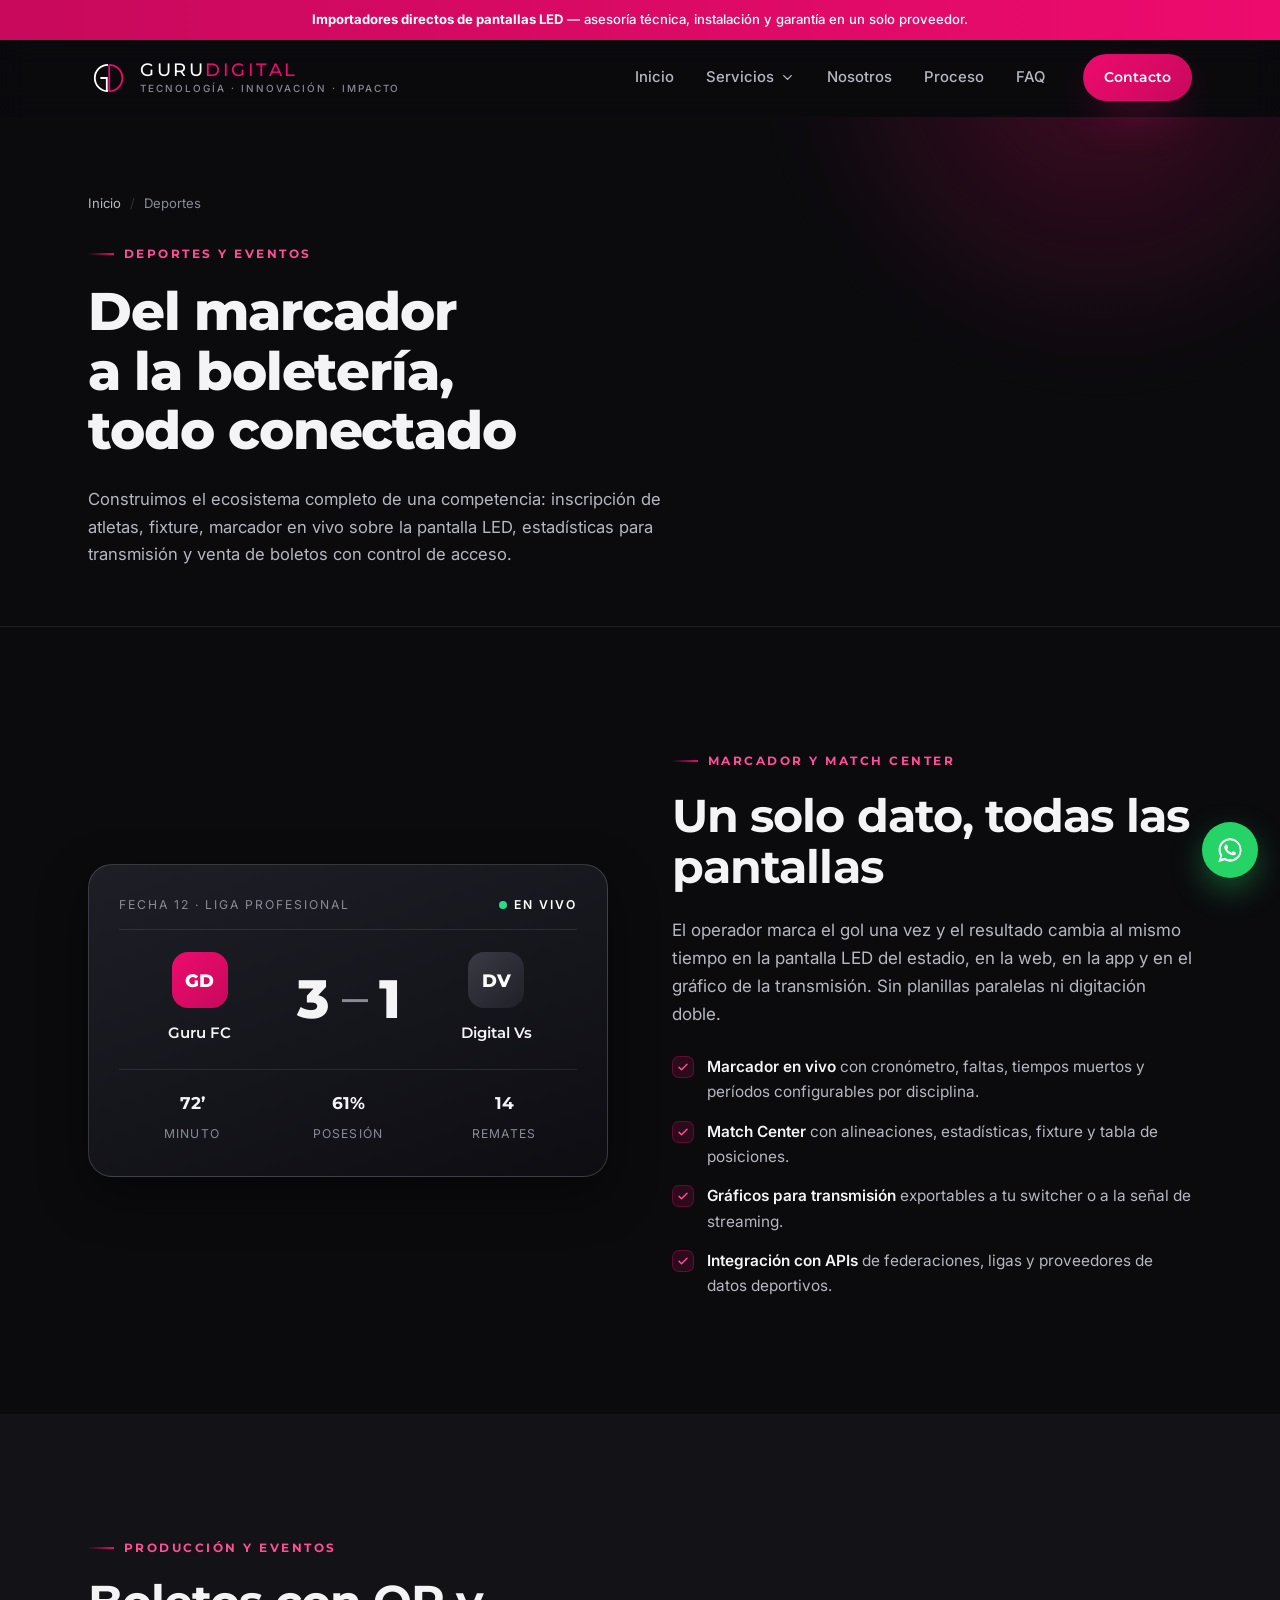
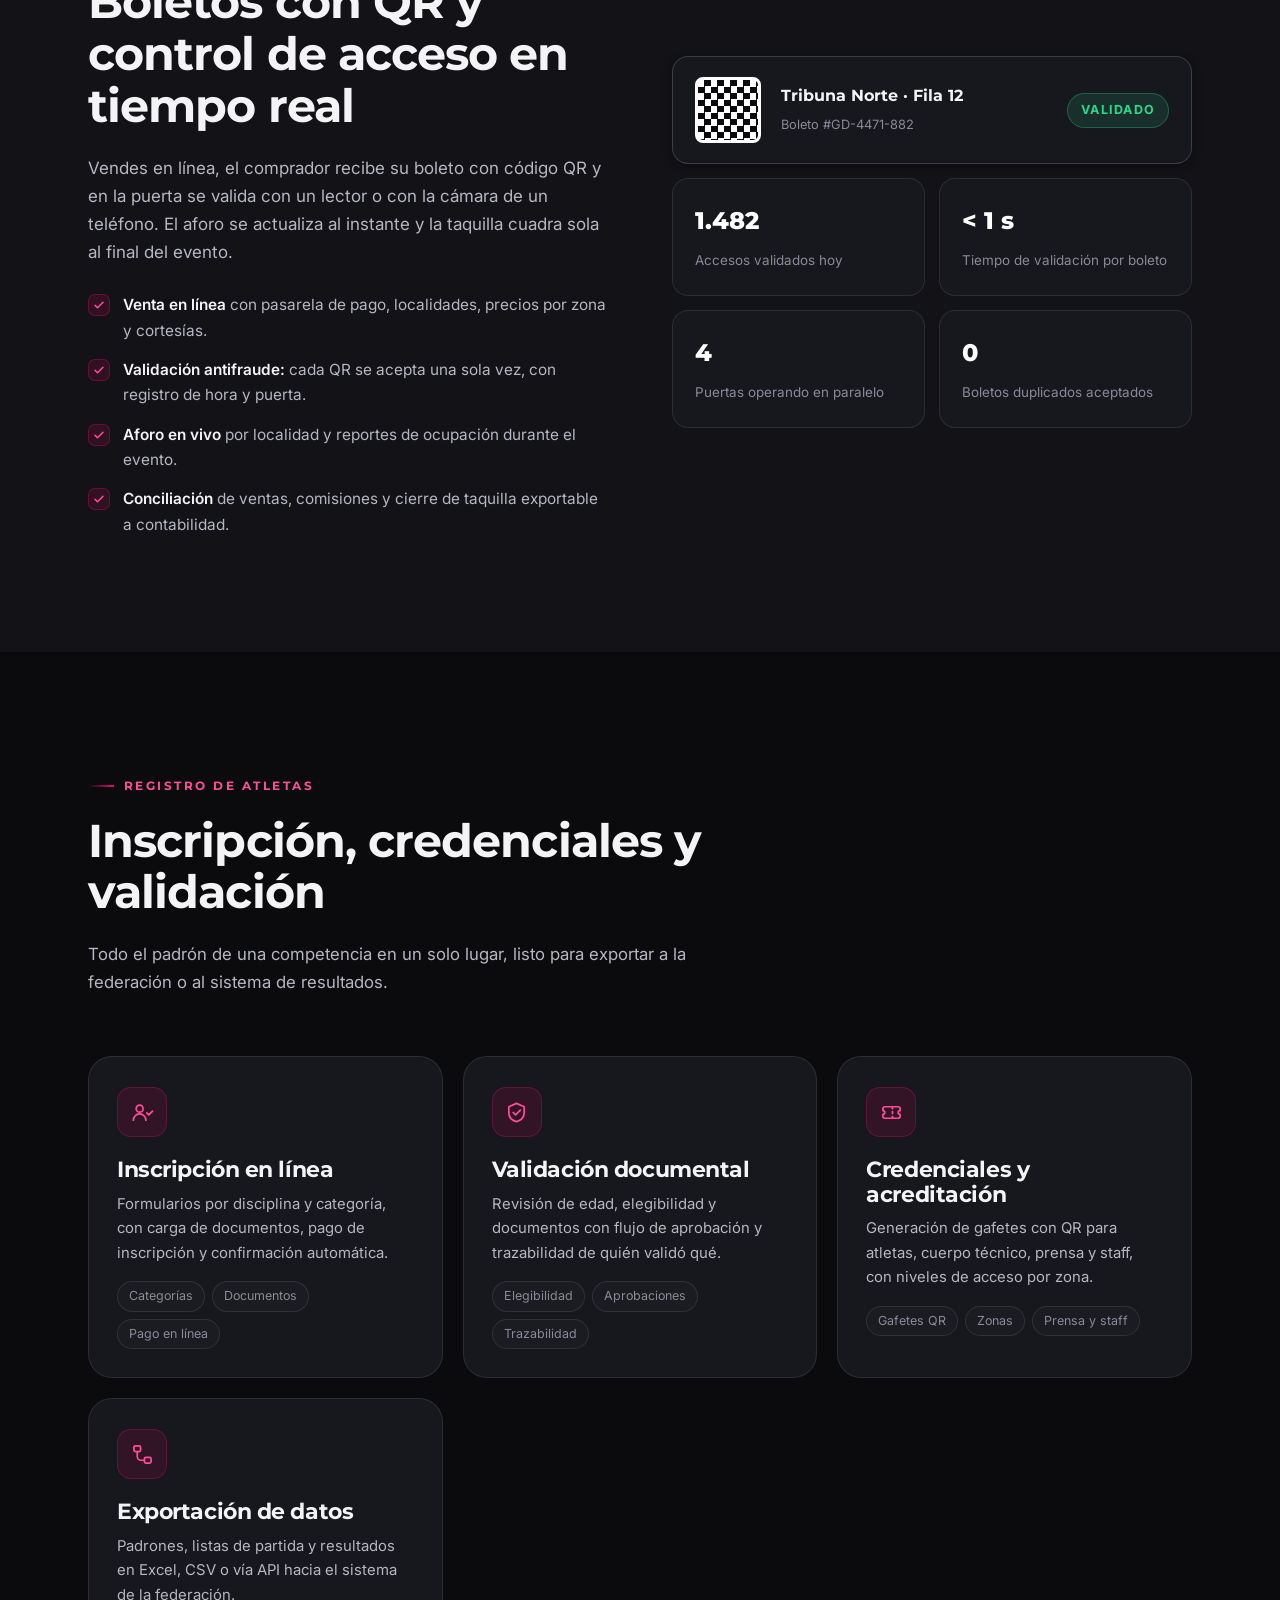
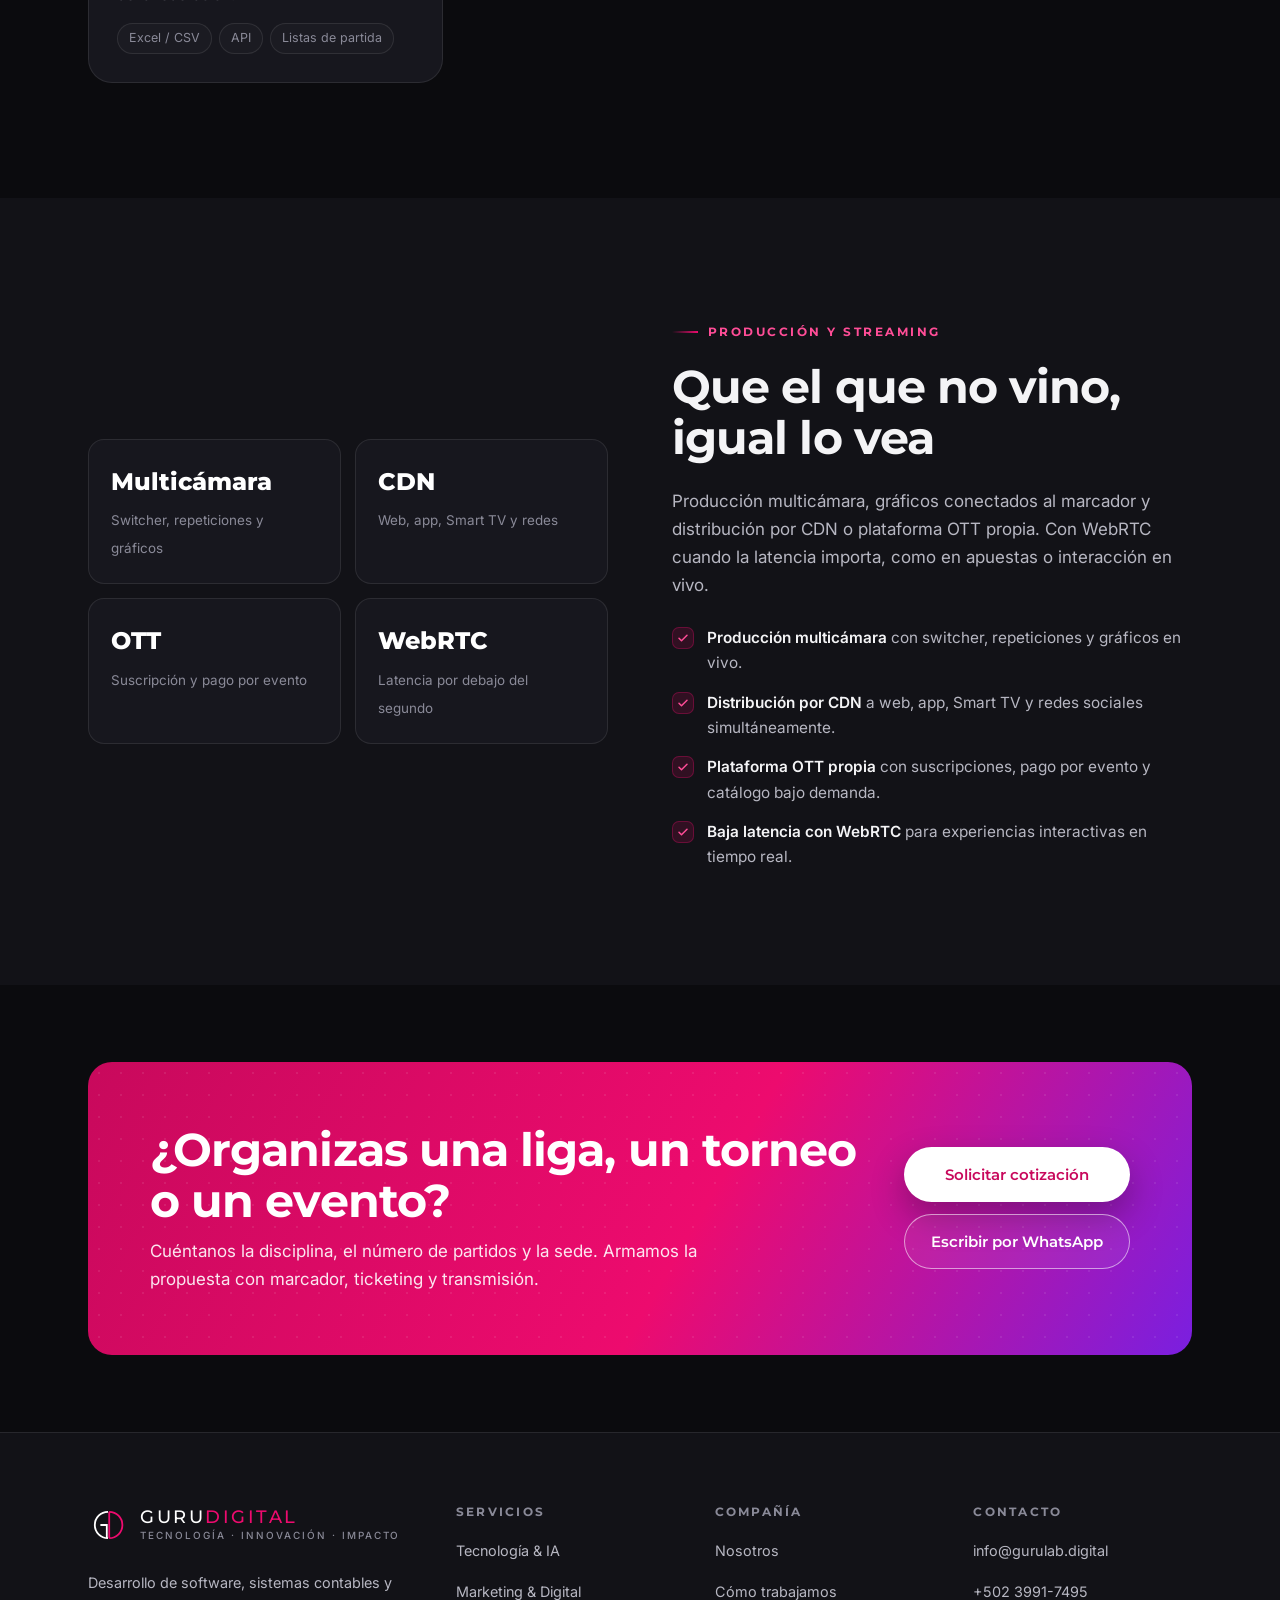
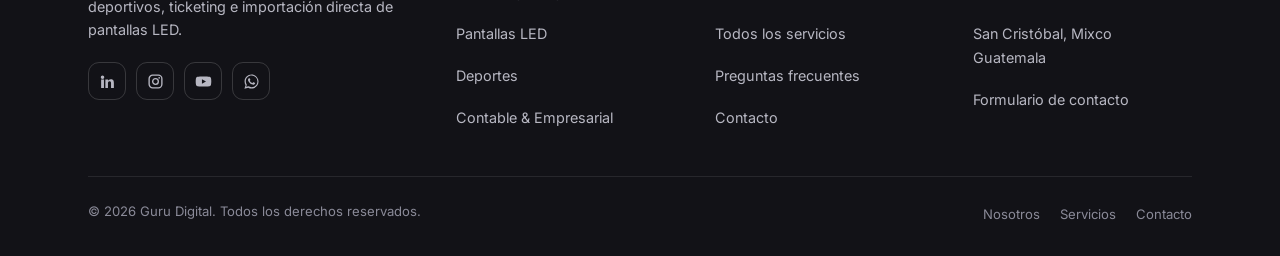
<file: deportes.html>
<!DOCTYPE html>
<html lang="es">
<head>
<meta charset="utf-8">
<meta name="viewport" content="width=device-width, initial-scale=1">
<title>Sistemas deportivos y ticketing | Guru Digital</title>
<meta name="description" content="Marcadores en vivo, Match Center, estadísticas, registro de atletas y venta de boletos con control de acceso por QR para ligas, federaciones y eventos.">
<meta name="theme-color" content="#0B0B0E">
<meta name="author" content="Guru Digital">
<link rel="canonical" href="https://gurulab.digital/deportes.html">

<meta property="og:type" content="website">
<meta property="og:locale" content="es_GT">
<meta property="og:site_name" content="Guru Digital">
<meta property="og:title" content="Sistemas deportivos y ticketing | Guru Digital">
<meta property="og:description" content="Marcadores en vivo, Match Center, estadísticas, registro de atletas y venta de boletos con control de acceso por QR para ligas, federaciones y eventos.">
<meta property="og:url" content="https://gurulab.digital/deportes.html">
<meta property="og:image" content="https://gurulab.digital/assets/img/logo.svg">
<meta name="twitter:card" content="summary_large_image">

<link rel="icon" href="assets/img/favicon.svg" type="image/svg+xml">
<link rel="apple-touch-icon" href="assets/img/favicon.svg">

<link rel="preconnect" href="https://fonts.googleapis.com">
<link rel="preconnect" href="https://fonts.gstatic.com" crossorigin>
<link href="https://fonts.googleapis.com/css2?family=Montserrat:wght@400;500;600;700;800&family=Inter:wght@400;500;600&display=swap" rel="stylesheet">
<link rel="stylesheet" href="assets/css/styles.css">

<script type="application/ld+json">
{
  "@context": "https://schema.org",
  "@type": "ProfessionalService",
  "name": "Guru Digital",
  "slogan": "Tecnología · Innovación · Impacto",
  "url": "https://gurulab.digital/",
  "logo": "https://gurulab.digital/assets/img/logo.svg",
  "image": "https://gurulab.digital/assets/img/logo.svg",
  "description": "Desarrollo de software a medida, sistemas contables y deportivos, ticketing, inteligencia artificial y pantallas LED de importación directa.",
  "email": "info@gurulab.digital",
  "telephone": "+502 3991-7495",
  "address": {
    "@type": "PostalAddress",
    "streetAddress": "4.ª Avenida 5-08, Colonia Panorama, Zona 8",
    "addressLocality": "San Cristóbal, Mixco",
    "addressRegion": "Guatemala",
    "addressCountry": "GT"
  },
  "areaServed": [
    {
      "@type": "Country",
      "name": "Guatemala"
    },
    {
      "@type": "Country",
      "name": "El Salvador"
    }
  ],
  "openingHours": "Mo-Fr 08:00-18:00"
}
</script>
</head>
<body>

<a class="skip-link" href="#main">Saltar al contenido</a>

<svg width="0" height="0" style="position:absolute" aria-hidden="true" focusable="false">
  <defs>
    <g id="i-base" fill="none" stroke="currentColor" stroke-width="1.8" stroke-linecap="round" stroke-linejoin="round"></g>
  </defs>
  <symbol id="ico-app" viewBox="0 0 24 24" fill="none" stroke="currentColor" stroke-width="1.8" stroke-linecap="round" stroke-linejoin="round">
    <rect x="2" y="4" width="13" height="10" rx="2"/><path d="M2 18h13"/><rect x="17" y="9" width="5" height="11" rx="1.6"/><path d="M19.2 17.6h.6"/>
  </symbol>
  <symbol id="ico-ai" viewBox="0 0 24 24" fill="none" stroke="currentColor" stroke-width="1.8" stroke-linecap="round" stroke-linejoin="round">
    <rect x="7" y="7" width="10" height="10" rx="2.5"/><path d="M12 3v4M12 17v4M3 12h4M17 12h4M6 4.5 8 7M18 4.5 16 7M6 19.5 8 17M18 19.5 16 17"/>
  </symbol>
  <symbol id="ico-trophy" viewBox="0 0 24 24" fill="none" stroke="currentColor" stroke-width="1.8" stroke-linecap="round" stroke-linejoin="round">
    <path d="M7 4h10v5a5 5 0 0 1-10 0z"/><path d="M17 5h3v2a3 3 0 0 1-3 3M7 5H4v2a3 3 0 0 0 3 3"/><path d="M12 14v3M9 20h6M10 17h4"/>
  </symbol>
  <symbol id="ico-card" viewBox="0 0 24 24" fill="none" stroke="currentColor" stroke-width="1.8" stroke-linecap="round" stroke-linejoin="round">
    <rect x="2" y="5" width="20" height="14" rx="2.5"/><path d="M2 10h20M6 15h4"/>
  </symbol>
  <symbol id="ico-ticket" viewBox="0 0 24 24" fill="none" stroke="currentColor" stroke-width="1.8" stroke-linecap="round" stroke-linejoin="round">
    <path d="M3 8a2 2 0 0 1 2-2h14a2 2 0 0 1 2 2v2a2 2 0 0 0 0 4v2a2 2 0 0 1-2 2H5a2 2 0 0 1-2-2v-2a2 2 0 0 0 0-4z"/><path d="M13 6v2M13 11v2M13 16v2"/>
  </symbol>
  <symbol id="ico-code" viewBox="0 0 24 24" fill="none" stroke="currentColor" stroke-width="1.8" stroke-linecap="round" stroke-linejoin="round">
    <path d="m8 7-5 5 5 5M16 7l5 5-5 5M14 4l-4 16"/>
  </symbol>
  <symbol id="ico-video" viewBox="0 0 24 24" fill="none" stroke="currentColor" stroke-width="1.8" stroke-linecap="round" stroke-linejoin="round">
    <rect x="2" y="6" width="13" height="12" rx="2.5"/><path d="m15 11 6-3.5v9L15 13z"/>
  </symbol>
  <symbol id="ico-usercheck" viewBox="0 0 24 24" fill="none" stroke="currentColor" stroke-width="1.8" stroke-linecap="round" stroke-linejoin="round">
    <circle cx="9" cy="8" r="3.6"/><path d="M2.5 20a6.5 6.5 0 0 1 13 0"/><path d="m16.5 12.5 2 2 4-4"/>
  </symbol>
  <symbol id="ico-invoice" viewBox="0 0 24 24" fill="none" stroke="currentColor" stroke-width="1.8" stroke-linecap="round" stroke-linejoin="round">
    <path d="M5 3h14v18l-2.5-1.6L14 21l-2-1.6L10 21l-2.5-1.6L5 21z"/><path d="M9 8h6M9 12h6M9 16h3"/>
  </symbol>
  <symbol id="ico-flow" viewBox="0 0 24 24" fill="none" stroke="currentColor" stroke-width="1.8" stroke-linecap="round" stroke-linejoin="round">
    <rect x="3" y="3" width="7" height="6" rx="1.6"/><rect x="14" y="15" width="7" height="6" rx="1.6"/><path d="M6.5 9v5a4 4 0 0 0 4 4H14"/>
  </symbol>
  <symbol id="ico-led" viewBox="0 0 24 24" fill="none" stroke="currentColor" stroke-width="1.8" stroke-linecap="round" stroke-linejoin="round">
    <rect x="2" y="4" width="20" height="13" rx="2"/><path d="M8 21h8M12 17v4"/><circle cx="8" cy="9" r="1"/><circle cx="12" cy="9" r="1"/><circle cx="16" cy="9" r="1"/><circle cx="10" cy="13" r="1"/><circle cx="14" cy="13" r="1"/>
  </symbol>
  <symbol id="ico-check" viewBox="0 0 24 24" fill="none" stroke="currentColor" stroke-width="3" stroke-linecap="round" stroke-linejoin="round">
    <path d="m4 12.5 5 5L20 6.5"/>
  </symbol>
  <symbol id="ico-arrow" viewBox="0 0 24 24" fill="none" stroke="currentColor" stroke-width="2" stroke-linecap="round" stroke-linejoin="round">
    <path d="M4 12h15M13 6l6 6-6 6"/>
  </symbol>
  <symbol id="ico-mail" viewBox="0 0 24 24" fill="none" stroke="currentColor" stroke-width="1.8" stroke-linecap="round" stroke-linejoin="round">
    <rect x="2.5" y="5" width="19" height="14" rx="2.5"/><path d="m3 7 9 6 9-6"/>
  </symbol>
  <symbol id="ico-phone" viewBox="0 0 24 24" fill="none" stroke="currentColor" stroke-width="1.8" stroke-linecap="round" stroke-linejoin="round">
    <path d="M4 4h4l2 5-2.5 1.5a12 12 0 0 0 6 6L15 14l5 2v4a13 13 0 0 1-16-16z"/>
  </symbol>
  <symbol id="ico-pin" viewBox="0 0 24 24" fill="none" stroke="currentColor" stroke-width="1.8" stroke-linecap="round" stroke-linejoin="round">
    <path d="M12 21s7-6.2 7-11a7 7 0 1 0-14 0c0 4.8 7 11 7 11z"/><circle cx="12" cy="10" r="2.6"/>
  </symbol>
  <symbol id="ico-clock" viewBox="0 0 24 24" fill="none" stroke="currentColor" stroke-width="1.8" stroke-linecap="round" stroke-linejoin="round">
    <circle cx="12" cy="12" r="9"/><path d="M12 7v5.5l3.5 2"/>
  </symbol>
  <symbol id="ico-shield" viewBox="0 0 24 24" fill="none" stroke="currentColor" stroke-width="1.8" stroke-linecap="round" stroke-linejoin="round">
    <path d="M12 2.5 20 6v6c0 5-3.4 8.4-8 9.5-4.6-1.1-8-4.5-8-9.5V6z"/><path d="m8.5 12 2.5 2.5L16 9.5"/>
  </symbol>
  <symbol id="ico-zap" viewBox="0 0 24 24" fill="none" stroke="currentColor" stroke-width="1.8" stroke-linecap="round" stroke-linejoin="round">
    <path d="M13 2 4 14h7l-1 8 9-12h-7z"/>
  </symbol>
  <symbol id="ico-globe" viewBox="0 0 24 24" fill="none" stroke="currentColor" stroke-width="1.8" stroke-linecap="round" stroke-linejoin="round">
    <circle cx="12" cy="12" r="9"/><path d="M3 12h18M12 3c2.5 2.5 3.8 5.6 3.8 9S14.5 18.5 12 21c-2.5-2.5-3.8-5.6-3.8-9S9.5 5.5 12 3z"/>
  </symbol>
  <symbol id="ico-users" viewBox="0 0 24 24" fill="none" stroke="currentColor" stroke-width="1.8" stroke-linecap="round" stroke-linejoin="round">
    <circle cx="9" cy="8" r="3.4"/><path d="M2.5 20a6.5 6.5 0 0 1 13 0"/><path d="M16.5 5.2a3.4 3.4 0 0 1 0 5.6M18 14.4a6.5 6.5 0 0 1 3.5 5.6"/>
  </symbol>
  <symbol id="ico-box" viewBox="0 0 24 24" fill="none" stroke="currentColor" stroke-width="1.8" stroke-linecap="round" stroke-linejoin="round">
    <path d="m12 2.8 8.5 4.6v9.2L12 21.2 3.5 16.6V7.4z"/><path d="M3.5 7.4 12 12l8.5-4.6M12 12v9.2"/>
  </symbol>
  <symbol id="ico-wa" viewBox="0 0 24 24" fill="currentColor">
    <path d="M12.04 2C6.6 2 2.2 6.4 2.2 11.84c0 1.94.52 3.76 1.44 5.32L2 22.4l5.4-1.6a9.85 9.85 0 0 0 4.64 1.18h.01c5.44 0 9.84-4.4 9.84-9.84S17.48 2 12.04 2m0 17.98h-.01a8.2 8.2 0 0 1-4.16-1.14l-.3-.18-3.1.92.93-3.02-.2-.31a8.15 8.15 0 0 1-1.25-4.36c0-4.52 3.68-8.19 8.2-8.19a8.14 8.14 0 0 1 8.18 8.2c0 4.52-3.67 8.08-8.29 8.08m4.5-6.1c-.25-.12-1.46-.72-1.69-.8-.22-.09-.39-.13-.55.12s-.63.8-.77.96c-.14.17-.28.19-.53.06a6.7 6.7 0 0 1-3.34-2.92c-.25-.43.25-.4.72-1.33.08-.17.04-.31-.02-.43s-.55-1.33-.76-1.82c-.2-.47-.4-.4-.55-.41h-.47c-.16 0-.43.06-.65.31s-.86.84-.86 2.05.88 2.38 1 2.54c.13.17 1.73 2.64 4.2 3.7 1.56.68 2.17.73 2.95.62.47-.07 1.46-.6 1.66-1.18s.21-1.08.15-1.18c-.06-.11-.23-.17-.48-.29"/>
  </symbol>
  <symbol id="ico-in" viewBox="0 0 24 24" fill="currentColor">
    <path d="M4.98 3.5a2.5 2.5 0 1 1 0 5 2.5 2.5 0 0 1 0-5M3 9h4v12H3zM9 9h3.8v1.7h.05c.53-1 1.83-2.05 3.77-2.05C20.5 8.65 21 11 21 14.1V21h-4v-6.1c0-1.45-.03-3.3-2.02-3.3-2.02 0-2.33 1.57-2.33 3.2V21H9z"/>
  </symbol>
  <symbol id="ico-ig" viewBox="0 0 24 24" fill="none" stroke="currentColor" stroke-width="1.9">
    <rect x="3" y="3" width="18" height="18" rx="5"/><circle cx="12" cy="12" r="4"/><circle cx="17.2" cy="6.8" r="1.2" fill="currentColor" stroke="none"/>
  </symbol>
  <symbol id="ico-yt" viewBox="0 0 24 24" fill="currentColor">
    <path d="M22.5 7.2a2.7 2.7 0 0 0-1.9-1.9C18.9 4.8 12 4.8 12 4.8s-6.9 0-8.6.5A2.7 2.7 0 0 0 1.5 7.2C1 8.9 1 12 1 12s0 3.1.5 4.8a2.7 2.7 0 0 0 1.9 1.9c1.7.5 8.6.5 8.6.5s6.9 0 8.6-.5a2.7 2.7 0 0 0 1.9-1.9c.5-1.7.5-4.8.5-4.8s0-3.1-.5-4.8M9.8 15.3V8.7l5.7 3.3z"/>
  </symbol>
</svg>

<div class="topbar">
  <strong>Importadores directos de pantallas LED</strong> — asesoría técnica, instalación y garantía en un solo proveedor.
</div>

<header class="header" id="header">
  <div class="container header__inner">
    <a class="logo" href="index.html" aria-label="Guru Digital — inicio">
      <img class="logo__mark" src="assets/img/logo-inverse.svg" alt="" width="40" height="40">
      <span class="logo__text">
        <span class="logo__word">GURU<span>DIGITAL</span></span>
        <span class="logo__tag">Tecnología · Innovación · Impacto</span>
      </span>
    </a>

    <button class="nav-toggle" id="navToggle" aria-expanded="false" aria-controls="nav" aria-label="Abrir menú">
      <span></span>
    </button>

    <nav class="nav" id="nav" aria-label="Navegación principal">
      <ul class="nav__list">
        <li class="nav__item"><a class="nav__link" href="index.html">Inicio</a></li>
        <li class="nav__item nav__item--menu">
          <button class="nav__link nav__link--toggle" id="serviciosBtn"
                  aria-expanded="false" aria-controls="serviciosMenu">
            Servicios
            <svg class="nav__chevron" aria-hidden="true" viewBox="0 0 24 24" fill="none"
                 stroke="currentColor" stroke-width="2.2" stroke-linecap="round" stroke-linejoin="round">
              <path d="m6 9 6 6 6-6"/>
            </svg>
          </button>

          <div class="megamenu" id="serviciosMenu" hidden>
            <div class="container megamenu__inner">
              <div class="megamenu__col">
                <a class="megamenu__title" href="servicios.html#tecnologia">
                  <svg aria-hidden="true"><use href="#ico-code"></use></svg>
                  Tecnología & IA
                </a>
                <ul>
                  <li><a href="servicios.html#software">Desarrollo de software</a></li>
                  <li><a href="servicios.html#ia">Inteligencia Artificial</a></li>
                  <li><a href="servicios.html#automatizacion">Automatización</a></li>
                  <li><a href="servicios.html#apps">Apps y plataformas</a></li>
                </ul>
              </div>
              <div class="megamenu__col">
                <a class="megamenu__title" href="servicios.html#marketing">
                  <svg aria-hidden="true"><use href="#ico-globe"></use></svg>
                  Marketing & Digital
                </a>
                <ul>
                  <li><a href="servicios.html#marketing-digital">Marketing digital</a></li>
                  <li><a href="servicios.html#branding">Branding</a></li>
                  <li><a href="servicios.html#audiovisual">Producción audiovisual</a></li>
                </ul>
              </div>
              <div class="megamenu__col">
                <a class="megamenu__title" href="pantallas-led.html">
                  <svg aria-hidden="true"><use href="#ico-led"></use></svg>
                  Pantallas LED
                </a>
                <ul>
                  <li><a href="pantallas-led.html#venta">Venta e instalación</a></li>
                  <li><a href="pantallas-led.html#alquiler">Alquiler</a></li>
                  <li><a href="pantallas-led.html#integraciones">Integraciones</a></li>
                </ul>
              </div>
              <div class="megamenu__col">
                <a class="megamenu__title" href="deportes.html">
                  <svg aria-hidden="true"><use href="#ico-trophy"></use></svg>
                  Deportes
                </a>
                <ul>
                  <li><a href="deportes.html#marcadores">Tecnología deportiva</a></li>
                  <li><a href="deportes.html#streaming">Streaming</a></li>
                  <li><a href="deportes.html#eventos">Producción y eventos</a></li>
                </ul>
              </div>
              <div class="megamenu__col">
                <a class="megamenu__title" href="contable.html">
                  <svg aria-hidden="true"><use href="#ico-invoice"></use></svg>
                  Contable & Empresarial
                </a>
                <ul>
                  <li><a href="contable.html#contabilidad">Contabilidad</a></li>
                  <li><a href="contable.html#asesoria">Asesoría empresarial</a></li>
                </ul>
              </div>
            </div>
          </div>
        </li>
        <li class="nav__item"><a class="nav__link" href="nosotros.html">Nosotros</a></li>
        <li class="nav__item"><a class="nav__link" href="proceso.html">Proceso</a></li>
        <li class="nav__item"><a class="nav__link" href="faq.html">FAQ</a></li>
      </ul>
      <a class="btn btn--primary btn--sm" href="contacto.html">Contacto</a>
    </nav>

    <a class="btn btn--primary btn--sm header__cta" href="contacto.html">Contacto</a>
  </div>
</header>

<main id="main">
<section class="page-hero">
  <div class="page-hero__bg"></div>
  <div class="container page-hero__inner">
    <nav class="breadcrumb" aria-label="Ruta de navegación">
      <a href="index.html">Inicio</a><span aria-hidden="true">/</span><span>Deportes</span>
    </nav>
    <span class="eyebrow">Deportes y eventos</span>
    <h1>Del marcador a la boletería, todo conectado</h1>
    <p>Construimos el ecosistema completo de una competencia: inscripción de atletas, fixture, marcador en vivo sobre la pantalla LED, estadísticas para transmisión y venta de boletos con control de acceso.</p>
  </div>
</section>

<section class="section">
  <div class="container split split--reverse">
    <div class="split__copy reveal" id="marcadores">
      <span class="eyebrow">Marcador y Match Center</span>
      <h2>Un solo dato, todas las pantallas</h2>
      <p>
        El operador marca el gol una vez y el resultado cambia al mismo tiempo en la pantalla LED del
        estadio, en la web, en la app y en el gráfico de la transmisión. Sin planillas paralelas ni
        digitación doble.
      </p>
      <ul class="feature-list">
        <li><span class="chk"><svg aria-hidden="true"><use href="#ico-check"></use></svg></span><span><b>Marcador en vivo</b> con cronómetro, faltas, tiempos muertos y períodos configurables por disciplina.</span></li>
        <li><span class="chk"><svg aria-hidden="true"><use href="#ico-check"></use></svg></span><span><b>Match Center</b> con alineaciones, estadísticas, fixture y tabla de posiciones.</span></li>
        <li><span class="chk"><svg aria-hidden="true"><use href="#ico-check"></use></svg></span><span><b>Gráficos para transmisión</b> exportables a tu switcher o a la señal de streaming.</span></li>
        <li><span class="chk"><svg aria-hidden="true"><use href="#ico-check"></use></svg></span><span><b>Integración con APIs</b> de federaciones, ligas y proveedores de datos deportivos.</span></li>
      </ul>
    </div>

    <div class="split__media reveal">
      <div class="scoreboard">
        <div class="scoreboard__top"><span>Fecha 12 · Liga Profesional</span><span class="pill-live">En vivo</span></div>
        <div class="scoreboard__row">
          <div class="team team--home"><span class="team__crest">GD</span><span class="team__name">Guru FC</span></div>
          <div class="scoreboard__score">3 <i>—</i> 1</div>
          <div class="team team--away"><span class="team__crest">DV</span><span class="team__name">Digital Vs</span></div>
        </div>
        <div class="scoreboard__meta">
          <div><b>72&rsquo;</b><span>Minuto</span></div>
          <div><b>61%</b><span>Posesión</span></div>
          <div><b>14</b><span>Remates</span></div>
        </div>
      </div>
    </div>
  </div>
</section>

<section class="section section--alt">
  <div class="container split">
    <div class="split__copy reveal" id="eventos">
      <span class="eyebrow">Producción y eventos</span>
      <h2>Boletos con QR y control de acceso en tiempo real</h2>
      <p>
        Vendes en línea, el comprador recibe su boleto con código QR y en la puerta se valida con
        un lector o con la cámara de un teléfono. El aforo se actualiza al instante y la taquilla
        cuadra sola al final del evento.
      </p>
      <ul class="feature-list">
        <li><span class="chk"><svg aria-hidden="true"><use href="#ico-check"></use></svg></span><span><b>Venta en línea</b> con pasarela de pago, localidades, precios por zona y cortesías.</span></li>
        <li><span class="chk"><svg aria-hidden="true"><use href="#ico-check"></use></svg></span><span><b>Validación antifraude:</b> cada QR se acepta una sola vez, con registro de hora y puerta.</span></li>
        <li><span class="chk"><svg aria-hidden="true"><use href="#ico-check"></use></svg></span><span><b>Aforo en vivo</b> por localidad y reportes de ocupación durante el evento.</span></li>
        <li><span class="chk"><svg aria-hidden="true"><use href="#ico-check"></use></svg></span><span><b>Conciliación</b> de ventas, comisiones y cierre de taquilla exportable a contabilidad.</span></li>
      </ul>
    </div>

    <div class="split__media reveal">
      <div class="ticket">
        <span class="ticket__qr" aria-hidden="true"></span>
        <span class="ticket__info">
          <b>Tribuna Norte · Fila 12</b>
          <span>Boleto #GD-4471-882</span>
        </span>
        <span class="ticket__status">Validado</span>
      </div>
      <div class="spec-grid" style="margin-top:14px">
        <div class="spec"><b>1.482</b><span>Accesos validados hoy</span></div>
        <div class="spec"><b>&lt; 1 s</b><span>Tiempo de validación por boleto</span></div>
        <div class="spec"><b>4</b><span>Puertas operando en paralelo</span></div>
        <div class="spec"><b>0</b><span>Boletos duplicados aceptados</span></div>
      </div>
    </div>
  </div>
</section>

<section class="section">
  <div class="container">
    <div class="section-head reveal" id="atletas">
      <span class="eyebrow">Registro de atletas</span>
      <h2>Inscripción, credenciales y validación</h2>
      <p>Todo el padrón de una competencia en un solo lugar, listo para exportar a la federación o al sistema de resultados.</p>
    </div>

    <div class="services-grid">
      <article class="card reveal">
        <span class="card__ico"><svg aria-hidden="true"><use href="#ico-usercheck"></use></svg></span>
        <h3>Inscripción en línea</h3>
        <p>Formularios por disciplina y categoría, con carga de documentos, pago de inscripción y confirmación automática.</p>
        <ul class="tags"><li>Categorías</li><li>Documentos</li><li>Pago en línea</li></ul>
      </article>
      <article class="card reveal">
        <span class="card__ico"><svg aria-hidden="true"><use href="#ico-shield"></use></svg></span>
        <h3>Validación documental</h3>
        <p>Revisión de edad, elegibilidad y documentos con flujo de aprobación y trazabilidad de quién validó qué.</p>
        <ul class="tags"><li>Elegibilidad</li><li>Aprobaciones</li><li>Trazabilidad</li></ul>
      </article>
      <article class="card reveal">
        <span class="card__ico"><svg aria-hidden="true"><use href="#ico-ticket"></use></svg></span>
        <h3>Credenciales y acreditación</h3>
        <p>Generación de gafetes con QR para atletas, cuerpo técnico, prensa y staff, con niveles de acceso por zona.</p>
        <ul class="tags"><li>Gafetes QR</li><li>Zonas</li><li>Prensa y staff</li></ul>
      </article>
      <article class="card reveal">
        <span class="card__ico"><svg aria-hidden="true"><use href="#ico-flow"></use></svg></span>
        <h3>Exportación de datos</h3>
        <p>Padrones, listas de partida y resultados en Excel, CSV o vía API hacia el sistema de la federación.</p>
        <ul class="tags"><li>Excel / CSV</li><li>API</li><li>Listas de partida</li></ul>
      </article>
    </div>
  </div>
</section>

<section class="section section--alt">
  <div class="container split split--reverse">
    <div class="split__copy reveal" id="streaming">
      <span class="eyebrow">Producción y streaming</span>
      <h2>Que el que no vino, igual lo vea</h2>
      <p>
        Producción multicámara, gráficos conectados al marcador y distribución por CDN o plataforma
        OTT propia. Con WebRTC cuando la latencia importa, como en apuestas o interacción en vivo.
      </p>
      <ul class="feature-list">
        <li><span class="chk"><svg aria-hidden="true"><use href="#ico-check"></use></svg></span><span><b>Producción multicámara</b> con switcher, repeticiones y gráficos en vivo.</span></li>
        <li><span class="chk"><svg aria-hidden="true"><use href="#ico-check"></use></svg></span><span><b>Distribución por CDN</b> a web, app, Smart TV y redes sociales simultáneamente.</span></li>
        <li><span class="chk"><svg aria-hidden="true"><use href="#ico-check"></use></svg></span><span><b>Plataforma OTT propia</b> con suscripciones, pago por evento y catálogo bajo demanda.</span></li>
        <li><span class="chk"><svg aria-hidden="true"><use href="#ico-check"></use></svg></span><span><b>Baja latencia con WebRTC</b> para experiencias interactivas en tiempo real.</span></li>
      </ul>
    </div>
    <div class="split__media reveal">
      <div class="spec-grid">
        <div class="spec"><b>Multicámara</b><span>Switcher, repeticiones y gráficos</span></div>
        <div class="spec"><b>CDN</b><span>Web, app, Smart TV y redes</span></div>
        <div class="spec"><b>OTT</b><span>Suscripción y pago por evento</span></div>
        <div class="spec"><b>WebRTC</b><span>Latencia por debajo del segundo</span></div>
      </div>
    </div>
  </div>
</section>

<section class="section section--tight">
  <div class="container">
    <div class="cta-band reveal">
      <div>
        <h2>¿Organizas una liga, un torneo o un evento?</h2>
        <p>Cuéntanos la disciplina, el número de partidos y la sede. Armamos la propuesta con marcador, ticketing y transmisión.</p>
      </div>
      <div class="cta-band__actions">
        <a class="btn btn--primary" href="contacto.html">Solicitar cotización</a>
        <a class="btn btn--ghost" href="https://wa.me/50239917495" target="_blank" rel="noopener">Escribir por WhatsApp</a>
      </div>
    </div>
  </div>
</section>
</main>

<footer class="footer">
  <div class="container">
    <div class="footer__grid">
      <div class="footer__about">
        <a class="logo" href="index.html" aria-label="Guru Digital — inicio">
          <img class="logo__mark" src="assets/img/logo-inverse.svg" alt="" width="40" height="40">
          <span class="logo__text">
            <span class="logo__word">GURU<span>DIGITAL</span></span>
            <span class="logo__tag">Tecnología · Innovación · Impacto</span>
          </span>
        </a>
        <p>Desarrollo de software, sistemas contables y deportivos, ticketing e importación directa de pantallas LED.</p>
        <div class="socials">
          <!-- TODO: reemplazar enlaces de redes sociales -->
          <a href="#" aria-label="LinkedIn"><svg aria-hidden="true"><use href="#ico-in"></use></svg></a>
          <a href="#" aria-label="Instagram"><svg aria-hidden="true"><use href="#ico-ig"></use></svg></a>
          <a href="#" aria-label="YouTube"><svg aria-hidden="true"><use href="#ico-yt"></use></svg></a>
          <a href="https://wa.me/50239917495" target="_blank" rel="noopener" aria-label="WhatsApp"><svg aria-hidden="true"><use href="#ico-wa"></use></svg></a>
        </div>
      </div>

      <div>
        <h2 class="footer__h">Servicios</h2>
        <ul>
          <li><a href="servicios.html#tecnologia">Tecnología &amp; IA</a></li>
          <li><a href="servicios.html#marketing">Marketing &amp; Digital</a></li>
          <li><a href="pantallas-led.html">Pantallas LED</a></li>
          <li><a href="deportes.html">Deportes</a></li>
          <li><a href="contable.html">Contable &amp; Empresarial</a></li>
        </ul>
      </div>

      <div>
        <h2 class="footer__h">Compañía</h2>
        <ul>
          <li><a href="nosotros.html">Nosotros</a></li>
          <li><a href="proceso.html">Cómo trabajamos</a></li>
          <li><a href="servicios.html">Todos los servicios</a></li>
          <li><a href="faq.html">Preguntas frecuentes</a></li>
          <li><a href="contacto.html">Contacto</a></li>
        </ul>
      </div>

      <div>
        <h2 class="footer__h">Contacto</h2>
        <ul>
          <li><a href="mailto:info@gurulab.digital">info@gurulab.digital</a></li>
          <li><a href="tel:+50239917495">+502 3991-7495</a></li>
          <li><span>San Cristóbal, Mixco<br>Guatemala</span></li>
          <li><a href="contacto.html">Formulario de contacto</a></li>
        </ul>
      </div>
    </div>

    <div class="footer__bottom">
      <span>&copy; <span id="year">2026</span> Guru Digital. Todos los derechos reservados.</span>
      <nav aria-label="Enlaces legales">
        <a href="nosotros.html">Nosotros</a>
        <a href="servicios.html">Servicios</a>
        <a href="contacto.html">Contacto</a>
      </nav>
    </div>
  </div>
</footer>

<a class="wa" href="https://wa.me/50239917495" target="_blank" rel="noopener" aria-label="Escríbenos por WhatsApp">
  <svg aria-hidden="true"><use href="#ico-wa"></use></svg>
</a>

<script src="assets/js/main.js" defer></script>
</body>
</html>
</file>
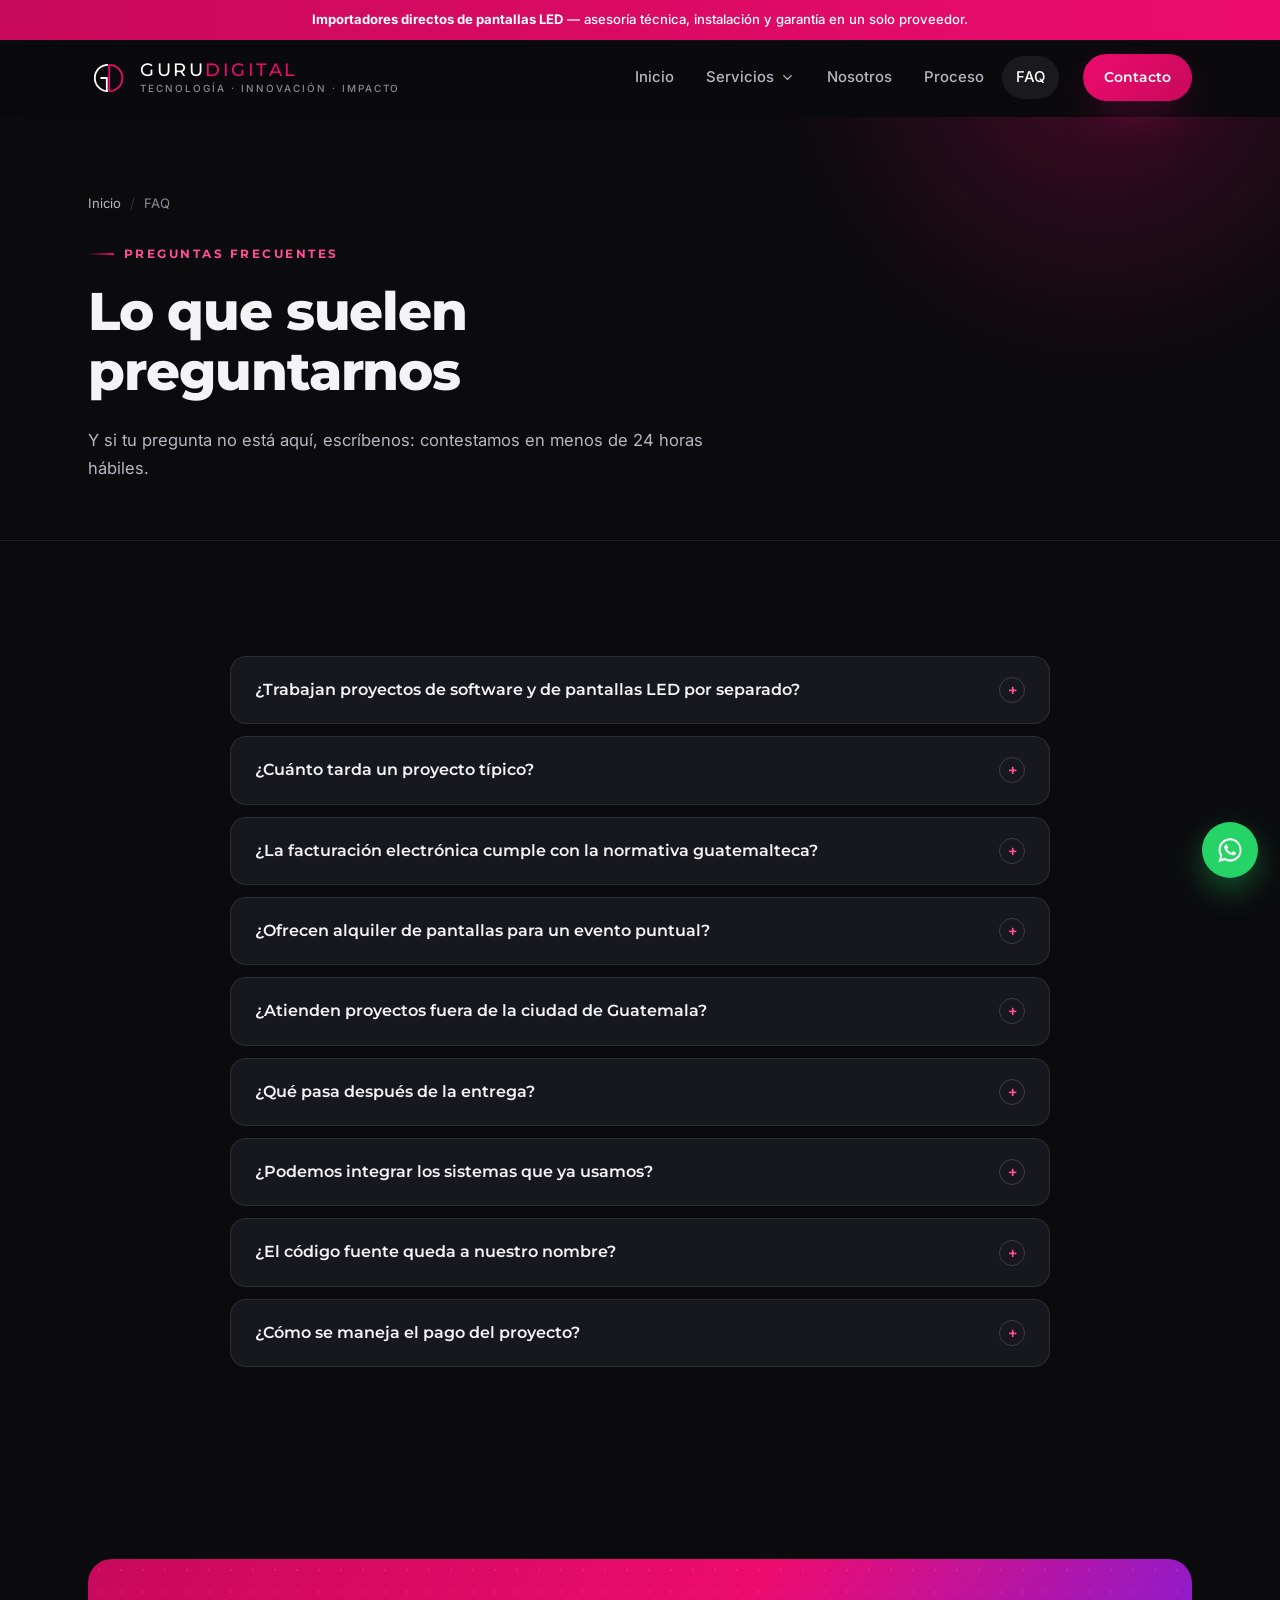
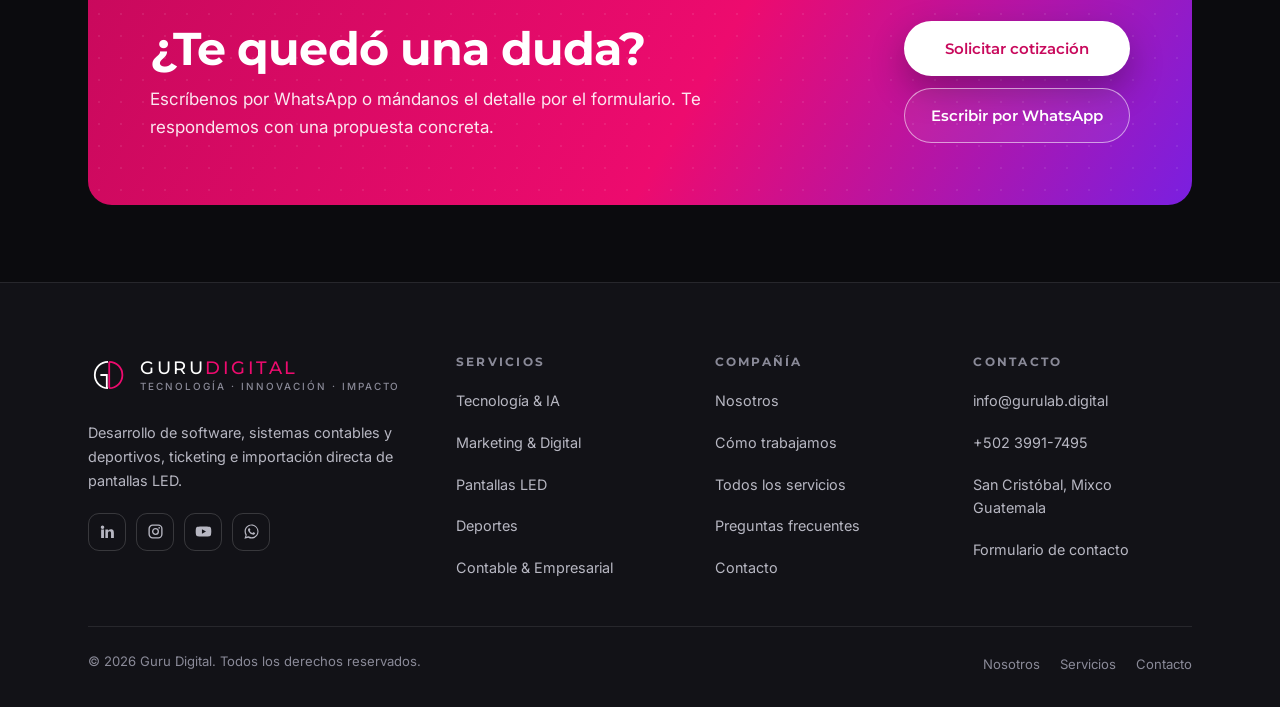
<file: faq.html>
<!DOCTYPE html>
<html lang="es">
<head>
<meta charset="utf-8">
<meta name="viewport" content="width=device-width, initial-scale=1">
<title>Preguntas frecuentes | Guru Digital</title>
<meta name="description" content="Respuestas sobre plazos, alcance, facturación electrónica FEL, alquiler de pantallas LED, soporte, integraciones y forma de pago.">
<meta name="theme-color" content="#0B0B0E">
<meta name="author" content="Guru Digital">
<link rel="canonical" href="https://gurulab.digital/faq.html">

<meta property="og:type" content="website">
<meta property="og:locale" content="es_GT">
<meta property="og:site_name" content="Guru Digital">
<meta property="og:title" content="Preguntas frecuentes | Guru Digital">
<meta property="og:description" content="Respuestas sobre plazos, alcance, facturación electrónica FEL, alquiler de pantallas LED, soporte, integraciones y forma de pago.">
<meta property="og:url" content="https://gurulab.digital/faq.html">
<meta property="og:image" content="https://gurulab.digital/assets/img/logo.svg">
<meta name="twitter:card" content="summary_large_image">

<link rel="icon" href="assets/img/favicon.svg" type="image/svg+xml">
<link rel="apple-touch-icon" href="assets/img/favicon.svg">

<link rel="preconnect" href="https://fonts.googleapis.com">
<link rel="preconnect" href="https://fonts.gstatic.com" crossorigin>
<link href="https://fonts.googleapis.com/css2?family=Montserrat:wght@400;500;600;700;800&family=Inter:wght@400;500;600&display=swap" rel="stylesheet">
<link rel="stylesheet" href="assets/css/styles.css">

<script type="application/ld+json">
{
  "@context": "https://schema.org",
  "@type": "ProfessionalService",
  "name": "Guru Digital",
  "slogan": "Tecnología · Innovación · Impacto",
  "url": "https://gurulab.digital/",
  "logo": "https://gurulab.digital/assets/img/logo.svg",
  "image": "https://gurulab.digital/assets/img/logo.svg",
  "description": "Desarrollo de software a medida, sistemas contables y deportivos, ticketing, inteligencia artificial y pantallas LED de importación directa.",
  "email": "info@gurulab.digital",
  "telephone": "+502 3991-7495",
  "address": {
    "@type": "PostalAddress",
    "streetAddress": "4.ª Avenida 5-08, Colonia Panorama, Zona 8",
    "addressLocality": "San Cristóbal, Mixco",
    "addressRegion": "Guatemala",
    "addressCountry": "GT"
  },
  "areaServed": [
    {
      "@type": "Country",
      "name": "Guatemala"
    },
    {
      "@type": "Country",
      "name": "El Salvador"
    }
  ],
  "openingHours": "Mo-Fr 08:00-18:00"
}
</script>
</head>
<body>

<a class="skip-link" href="#main">Saltar al contenido</a>

<svg width="0" height="0" style="position:absolute" aria-hidden="true" focusable="false">
  <defs>
    <g id="i-base" fill="none" stroke="currentColor" stroke-width="1.8" stroke-linecap="round" stroke-linejoin="round"></g>
  </defs>
  <symbol id="ico-app" viewBox="0 0 24 24" fill="none" stroke="currentColor" stroke-width="1.8" stroke-linecap="round" stroke-linejoin="round">
    <rect x="2" y="4" width="13" height="10" rx="2"/><path d="M2 18h13"/><rect x="17" y="9" width="5" height="11" rx="1.6"/><path d="M19.2 17.6h.6"/>
  </symbol>
  <symbol id="ico-ai" viewBox="0 0 24 24" fill="none" stroke="currentColor" stroke-width="1.8" stroke-linecap="round" stroke-linejoin="round">
    <rect x="7" y="7" width="10" height="10" rx="2.5"/><path d="M12 3v4M12 17v4M3 12h4M17 12h4M6 4.5 8 7M18 4.5 16 7M6 19.5 8 17M18 19.5 16 17"/>
  </symbol>
  <symbol id="ico-trophy" viewBox="0 0 24 24" fill="none" stroke="currentColor" stroke-width="1.8" stroke-linecap="round" stroke-linejoin="round">
    <path d="M7 4h10v5a5 5 0 0 1-10 0z"/><path d="M17 5h3v2a3 3 0 0 1-3 3M7 5H4v2a3 3 0 0 0 3 3"/><path d="M12 14v3M9 20h6M10 17h4"/>
  </symbol>
  <symbol id="ico-card" viewBox="0 0 24 24" fill="none" stroke="currentColor" stroke-width="1.8" stroke-linecap="round" stroke-linejoin="round">
    <rect x="2" y="5" width="20" height="14" rx="2.5"/><path d="M2 10h20M6 15h4"/>
  </symbol>
  <symbol id="ico-ticket" viewBox="0 0 24 24" fill="none" stroke="currentColor" stroke-width="1.8" stroke-linecap="round" stroke-linejoin="round">
    <path d="M3 8a2 2 0 0 1 2-2h14a2 2 0 0 1 2 2v2a2 2 0 0 0 0 4v2a2 2 0 0 1-2 2H5a2 2 0 0 1-2-2v-2a2 2 0 0 0 0-4z"/><path d="M13 6v2M13 11v2M13 16v2"/>
  </symbol>
  <symbol id="ico-code" viewBox="0 0 24 24" fill="none" stroke="currentColor" stroke-width="1.8" stroke-linecap="round" stroke-linejoin="round">
    <path d="m8 7-5 5 5 5M16 7l5 5-5 5M14 4l-4 16"/>
  </symbol>
  <symbol id="ico-video" viewBox="0 0 24 24" fill="none" stroke="currentColor" stroke-width="1.8" stroke-linecap="round" stroke-linejoin="round">
    <rect x="2" y="6" width="13" height="12" rx="2.5"/><path d="m15 11 6-3.5v9L15 13z"/>
  </symbol>
  <symbol id="ico-usercheck" viewBox="0 0 24 24" fill="none" stroke="currentColor" stroke-width="1.8" stroke-linecap="round" stroke-linejoin="round">
    <circle cx="9" cy="8" r="3.6"/><path d="M2.5 20a6.5 6.5 0 0 1 13 0"/><path d="m16.5 12.5 2 2 4-4"/>
  </symbol>
  <symbol id="ico-invoice" viewBox="0 0 24 24" fill="none" stroke="currentColor" stroke-width="1.8" stroke-linecap="round" stroke-linejoin="round">
    <path d="M5 3h14v18l-2.5-1.6L14 21l-2-1.6L10 21l-2.5-1.6L5 21z"/><path d="M9 8h6M9 12h6M9 16h3"/>
  </symbol>
  <symbol id="ico-flow" viewBox="0 0 24 24" fill="none" stroke="currentColor" stroke-width="1.8" stroke-linecap="round" stroke-linejoin="round">
    <rect x="3" y="3" width="7" height="6" rx="1.6"/><rect x="14" y="15" width="7" height="6" rx="1.6"/><path d="M6.5 9v5a4 4 0 0 0 4 4H14"/>
  </symbol>
  <symbol id="ico-led" viewBox="0 0 24 24" fill="none" stroke="currentColor" stroke-width="1.8" stroke-linecap="round" stroke-linejoin="round">
    <rect x="2" y="4" width="20" height="13" rx="2"/><path d="M8 21h8M12 17v4"/><circle cx="8" cy="9" r="1"/><circle cx="12" cy="9" r="1"/><circle cx="16" cy="9" r="1"/><circle cx="10" cy="13" r="1"/><circle cx="14" cy="13" r="1"/>
  </symbol>
  <symbol id="ico-check" viewBox="0 0 24 24" fill="none" stroke="currentColor" stroke-width="3" stroke-linecap="round" stroke-linejoin="round">
    <path d="m4 12.5 5 5L20 6.5"/>
  </symbol>
  <symbol id="ico-arrow" viewBox="0 0 24 24" fill="none" stroke="currentColor" stroke-width="2" stroke-linecap="round" stroke-linejoin="round">
    <path d="M4 12h15M13 6l6 6-6 6"/>
  </symbol>
  <symbol id="ico-mail" viewBox="0 0 24 24" fill="none" stroke="currentColor" stroke-width="1.8" stroke-linecap="round" stroke-linejoin="round">
    <rect x="2.5" y="5" width="19" height="14" rx="2.5"/><path d="m3 7 9 6 9-6"/>
  </symbol>
  <symbol id="ico-phone" viewBox="0 0 24 24" fill="none" stroke="currentColor" stroke-width="1.8" stroke-linecap="round" stroke-linejoin="round">
    <path d="M4 4h4l2 5-2.5 1.5a12 12 0 0 0 6 6L15 14l5 2v4a13 13 0 0 1-16-16z"/>
  </symbol>
  <symbol id="ico-pin" viewBox="0 0 24 24" fill="none" stroke="currentColor" stroke-width="1.8" stroke-linecap="round" stroke-linejoin="round">
    <path d="M12 21s7-6.2 7-11a7 7 0 1 0-14 0c0 4.8 7 11 7 11z"/><circle cx="12" cy="10" r="2.6"/>
  </symbol>
  <symbol id="ico-clock" viewBox="0 0 24 24" fill="none" stroke="currentColor" stroke-width="1.8" stroke-linecap="round" stroke-linejoin="round">
    <circle cx="12" cy="12" r="9"/><path d="M12 7v5.5l3.5 2"/>
  </symbol>
  <symbol id="ico-shield" viewBox="0 0 24 24" fill="none" stroke="currentColor" stroke-width="1.8" stroke-linecap="round" stroke-linejoin="round">
    <path d="M12 2.5 20 6v6c0 5-3.4 8.4-8 9.5-4.6-1.1-8-4.5-8-9.5V6z"/><path d="m8.5 12 2.5 2.5L16 9.5"/>
  </symbol>
  <symbol id="ico-zap" viewBox="0 0 24 24" fill="none" stroke="currentColor" stroke-width="1.8" stroke-linecap="round" stroke-linejoin="round">
    <path d="M13 2 4 14h7l-1 8 9-12h-7z"/>
  </symbol>
  <symbol id="ico-globe" viewBox="0 0 24 24" fill="none" stroke="currentColor" stroke-width="1.8" stroke-linecap="round" stroke-linejoin="round">
    <circle cx="12" cy="12" r="9"/><path d="M3 12h18M12 3c2.5 2.5 3.8 5.6 3.8 9S14.5 18.5 12 21c-2.5-2.5-3.8-5.6-3.8-9S9.5 5.5 12 3z"/>
  </symbol>
  <symbol id="ico-users" viewBox="0 0 24 24" fill="none" stroke="currentColor" stroke-width="1.8" stroke-linecap="round" stroke-linejoin="round">
    <circle cx="9" cy="8" r="3.4"/><path d="M2.5 20a6.5 6.5 0 0 1 13 0"/><path d="M16.5 5.2a3.4 3.4 0 0 1 0 5.6M18 14.4a6.5 6.5 0 0 1 3.5 5.6"/>
  </symbol>
  <symbol id="ico-box" viewBox="0 0 24 24" fill="none" stroke="currentColor" stroke-width="1.8" stroke-linecap="round" stroke-linejoin="round">
    <path d="m12 2.8 8.5 4.6v9.2L12 21.2 3.5 16.6V7.4z"/><path d="M3.5 7.4 12 12l8.5-4.6M12 12v9.2"/>
  </symbol>
  <symbol id="ico-wa" viewBox="0 0 24 24" fill="currentColor">
    <path d="M12.04 2C6.6 2 2.2 6.4 2.2 11.84c0 1.94.52 3.76 1.44 5.32L2 22.4l5.4-1.6a9.85 9.85 0 0 0 4.64 1.18h.01c5.44 0 9.84-4.4 9.84-9.84S17.48 2 12.04 2m0 17.98h-.01a8.2 8.2 0 0 1-4.16-1.14l-.3-.18-3.1.92.93-3.02-.2-.31a8.15 8.15 0 0 1-1.25-4.36c0-4.52 3.68-8.19 8.2-8.19a8.14 8.14 0 0 1 8.18 8.2c0 4.52-3.67 8.08-8.29 8.08m4.5-6.1c-.25-.12-1.46-.72-1.69-.8-.22-.09-.39-.13-.55.12s-.63.8-.77.96c-.14.17-.28.19-.53.06a6.7 6.7 0 0 1-3.34-2.92c-.25-.43.25-.4.72-1.33.08-.17.04-.31-.02-.43s-.55-1.33-.76-1.82c-.2-.47-.4-.4-.55-.41h-.47c-.16 0-.43.06-.65.31s-.86.84-.86 2.05.88 2.38 1 2.54c.13.17 1.73 2.64 4.2 3.7 1.56.68 2.17.73 2.95.62.47-.07 1.46-.6 1.66-1.18s.21-1.08.15-1.18c-.06-.11-.23-.17-.48-.29"/>
  </symbol>
  <symbol id="ico-in" viewBox="0 0 24 24" fill="currentColor">
    <path d="M4.98 3.5a2.5 2.5 0 1 1 0 5 2.5 2.5 0 0 1 0-5M3 9h4v12H3zM9 9h3.8v1.7h.05c.53-1 1.83-2.05 3.77-2.05C20.5 8.65 21 11 21 14.1V21h-4v-6.1c0-1.45-.03-3.3-2.02-3.3-2.02 0-2.33 1.57-2.33 3.2V21H9z"/>
  </symbol>
  <symbol id="ico-ig" viewBox="0 0 24 24" fill="none" stroke="currentColor" stroke-width="1.9">
    <rect x="3" y="3" width="18" height="18" rx="5"/><circle cx="12" cy="12" r="4"/><circle cx="17.2" cy="6.8" r="1.2" fill="currentColor" stroke="none"/>
  </symbol>
  <symbol id="ico-yt" viewBox="0 0 24 24" fill="currentColor">
    <path d="M22.5 7.2a2.7 2.7 0 0 0-1.9-1.9C18.9 4.8 12 4.8 12 4.8s-6.9 0-8.6.5A2.7 2.7 0 0 0 1.5 7.2C1 8.9 1 12 1 12s0 3.1.5 4.8a2.7 2.7 0 0 0 1.9 1.9c1.7.5 8.6.5 8.6.5s6.9 0 8.6-.5a2.7 2.7 0 0 0 1.9-1.9c.5-1.7.5-4.8.5-4.8s0-3.1-.5-4.8M9.8 15.3V8.7l5.7 3.3z"/>
  </symbol>
</svg>

<div class="topbar">
  <strong>Importadores directos de pantallas LED</strong> — asesoría técnica, instalación y garantía en un solo proveedor.
</div>

<header class="header" id="header">
  <div class="container header__inner">
    <a class="logo" href="index.html" aria-label="Guru Digital — inicio">
      <img class="logo__mark" src="assets/img/logo-inverse.svg" alt="" width="40" height="40">
      <span class="logo__text">
        <span class="logo__word">GURU<span>DIGITAL</span></span>
        <span class="logo__tag">Tecnología · Innovación · Impacto</span>
      </span>
    </a>

    <button class="nav-toggle" id="navToggle" aria-expanded="false" aria-controls="nav" aria-label="Abrir menú">
      <span></span>
    </button>

    <nav class="nav" id="nav" aria-label="Navegación principal">
      <ul class="nav__list">
        <li class="nav__item"><a class="nav__link" href="index.html">Inicio</a></li>
        <li class="nav__item nav__item--menu">
          <button class="nav__link nav__link--toggle" id="serviciosBtn"
                  aria-expanded="false" aria-controls="serviciosMenu">
            Servicios
            <svg class="nav__chevron" aria-hidden="true" viewBox="0 0 24 24" fill="none"
                 stroke="currentColor" stroke-width="2.2" stroke-linecap="round" stroke-linejoin="round">
              <path d="m6 9 6 6 6-6"/>
            </svg>
          </button>

          <div class="megamenu" id="serviciosMenu" hidden>
            <div class="container megamenu__inner">
              <div class="megamenu__col">
                <a class="megamenu__title" href="servicios.html#tecnologia">
                  <svg aria-hidden="true"><use href="#ico-code"></use></svg>
                  Tecnología & IA
                </a>
                <ul>
                  <li><a href="servicios.html#software">Desarrollo de software</a></li>
                  <li><a href="servicios.html#ia">Inteligencia Artificial</a></li>
                  <li><a href="servicios.html#automatizacion">Automatización</a></li>
                  <li><a href="servicios.html#apps">Apps y plataformas</a></li>
                </ul>
              </div>
              <div class="megamenu__col">
                <a class="megamenu__title" href="servicios.html#marketing">
                  <svg aria-hidden="true"><use href="#ico-globe"></use></svg>
                  Marketing & Digital
                </a>
                <ul>
                  <li><a href="servicios.html#marketing-digital">Marketing digital</a></li>
                  <li><a href="servicios.html#branding">Branding</a></li>
                  <li><a href="servicios.html#audiovisual">Producción audiovisual</a></li>
                </ul>
              </div>
              <div class="megamenu__col">
                <a class="megamenu__title" href="pantallas-led.html">
                  <svg aria-hidden="true"><use href="#ico-led"></use></svg>
                  Pantallas LED
                </a>
                <ul>
                  <li><a href="pantallas-led.html#venta">Venta e instalación</a></li>
                  <li><a href="pantallas-led.html#alquiler">Alquiler</a></li>
                  <li><a href="pantallas-led.html#integraciones">Integraciones</a></li>
                </ul>
              </div>
              <div class="megamenu__col">
                <a class="megamenu__title" href="deportes.html">
                  <svg aria-hidden="true"><use href="#ico-trophy"></use></svg>
                  Deportes
                </a>
                <ul>
                  <li><a href="deportes.html#marcadores">Tecnología deportiva</a></li>
                  <li><a href="deportes.html#streaming">Streaming</a></li>
                  <li><a href="deportes.html#eventos">Producción y eventos</a></li>
                </ul>
              </div>
              <div class="megamenu__col">
                <a class="megamenu__title" href="contable.html">
                  <svg aria-hidden="true"><use href="#ico-invoice"></use></svg>
                  Contable & Empresarial
                </a>
                <ul>
                  <li><a href="contable.html#contabilidad">Contabilidad</a></li>
                  <li><a href="contable.html#asesoria">Asesoría empresarial</a></li>
                </ul>
              </div>
            </div>
          </div>
        </li>
        <li class="nav__item"><a class="nav__link" href="nosotros.html">Nosotros</a></li>
        <li class="nav__item"><a class="nav__link" href="proceso.html">Proceso</a></li>
        <li class="nav__item"><a class="nav__link is-active" href="faq.html" aria-current="page">FAQ</a></li>
      </ul>
      <a class="btn btn--primary btn--sm" href="contacto.html">Contacto</a>
    </nav>

    <a class="btn btn--primary btn--sm header__cta" href="contacto.html">Contacto</a>
  </div>
</header>

<main id="main">
<section class="page-hero">
  <div class="page-hero__bg"></div>
  <div class="container page-hero__inner">
    <nav class="breadcrumb" aria-label="Ruta de navegación">
      <a href="index.html">Inicio</a><span aria-hidden="true">/</span><span>FAQ</span>
    </nav>
    <span class="eyebrow">Preguntas frecuentes</span>
    <h1>Lo que suelen preguntarnos</h1>
    <p>Y si tu pregunta no está aquí, escríbenos: contestamos en menos de 24 horas hábiles.</p>
  </div>
</section>

<section class="section">
  <div class="container">
    <div class="faq reveal">
      <div class="faq__item">
        <button class="faq__q" id="faq-q0" aria-expanded="false" aria-controls="faq-a0">¿Trabajan proyectos de software y de pantallas LED por separado? <i aria-hidden="true">+</i></button>
        <div class="faq__a" id="faq-a0" role="region" aria-labelledby="faq-q0"><p>Sí. Puedes contratar únicamente el desarrollo, únicamente el suministro e instalación de pantallas, o el paquete integrado. La ventaja de tomarlo junto es que el contenido, el marcador y la pantalla quedan sincronizados sin integraciones de terceros.</p></div>
      </div>
      <div class="faq__item">
        <button class="faq__q" id="faq-q1" aria-expanded="false" aria-controls="faq-a1">¿Cuánto tarda un proyecto típico? <i aria-hidden="true">+</i></button>
        <div class="faq__a" id="faq-a1" role="region" aria-labelledby="faq-q1"><p>Un MVP funcional suele tomar entre 6 y 12 semanas según el alcance. Los proyectos de pantallas LED dependen del tiempo de importación y montaje; en la cotización entregamos un cronograma con fechas comprometidas.</p></div>
      </div>
      <div class="faq__item">
        <button class="faq__q" id="faq-q2" aria-expanded="false" aria-controls="faq-a2">¿La facturación electrónica cumple con la normativa guatemalteca? <i aria-hidden="true">+</i></button>
        <div class="faq__a" id="faq-a2" role="region" aria-labelledby="faq-q2"><p>Sí. Implementamos la emisión conforme al régimen de Factura Electrónica en Línea (FEL) de la SAT, trabajando con un certificador autorizado, con representación gráfica en PDF, archivo XML y resguardo de los documentos emitidos.</p></div>
      </div>
      <div class="faq__item">
        <button class="faq__q" id="faq-q3" aria-expanded="false" aria-controls="faq-a3">¿Ofrecen alquiler de pantallas para un evento puntual? <i aria-hidden="true">+</i></button>
        <div class="faq__a" id="faq-a3" role="region" aria-labelledby="faq-q3"><p>Sí. Contamos con paneles de alquiler para escenarios y eventos, con transporte, estructura, montaje, operación durante el evento y desmontaje incluidos.</p></div>
      </div>
      <div class="faq__item">
        <button class="faq__q" id="faq-q4" aria-expanded="false" aria-controls="faq-a4">¿Atienden proyectos fuera de la ciudad de Guatemala? <i aria-hidden="true">+</i></button>
        <div class="faq__a" id="faq-a4" role="region" aria-labelledby="faq-q4"><p>Sí. Trabajamos en todo el país y también en El Salvador. Para instalaciones y eventos fuera del área metropolitana incluimos traslado y viáticos del equipo técnico dentro de la cotización.</p></div>
      </div>
      <div class="faq__item">
        <button class="faq__q" id="faq-q5" aria-expanded="false" aria-controls="faq-a5">¿Qué pasa después de la entrega? <i aria-hidden="true">+</i></button>
        <div class="faq__a" id="faq-a5" role="region" aria-labelledby="faq-q5"><p>Ofrecemos planes de soporte con acuerdos de nivel de servicio, monitoreo, mantenimiento correctivo y evolutivo, y acompañamiento presencial en eventos en vivo cuando el proyecto lo requiere.</p></div>
      </div>
      <div class="faq__item">
        <button class="faq__q" id="faq-q6" aria-expanded="false" aria-controls="faq-a6">¿Podemos integrar los sistemas que ya usamos? <i aria-hidden="true">+</i></button>
        <div class="faq__a" id="faq-a6" role="region" aria-labelledby="faq-q6"><p>Es lo habitual. Conectamos ERPs, CRMs, pasarelas de pago, APIs de federaciones deportivas y sistemas contables mediante APIs REST y webhooks, sin obligarte a reemplazar lo que ya funciona.</p></div>
      </div>
      <div class="faq__item">
        <button class="faq__q" id="faq-q7" aria-expanded="false" aria-controls="faq-a7">¿El código fuente queda a nuestro nombre? <i aria-hidden="true">+</i></button>
        <div class="faq__a" id="faq-a7" role="region" aria-labelledby="faq-q7"><p>Según lo que acordemos en el contrato. En proyectos a medida lo normal es que la propiedad del código y de los datos sea tuya, con entrega de repositorios y documentación al cierre.</p></div>
      </div>
      <div class="faq__item">
        <button class="faq__q" id="faq-q8" aria-expanded="false" aria-controls="faq-a8">¿Cómo se maneja el pago del proyecto? <i aria-hidden="true">+</i></button>
        <div class="faq__a" id="faq-a8" role="region" aria-labelledby="faq-q8"><p>Por hitos ligados a entregables: un anticipo al arranque y pagos contra cada fase aprobada. En modelos de equipo dedicado y soporte, la facturación es mensual.</p></div>
      </div>
    </div>
  </div>
</section>

<section class="section section--tight">
  <div class="container">
    <div class="cta-band reveal">
      <div>
        <h2>¿Te quedó una duda?</h2>
        <p>Escríbenos por WhatsApp o mándanos el detalle por el formulario. Te respondemos con una propuesta concreta.</p>
      </div>
      <div class="cta-band__actions">
        <a class="btn btn--primary" href="contacto.html">Solicitar cotización</a>
        <a class="btn btn--ghost" href="https://wa.me/50239917495" target="_blank" rel="noopener">Escribir por WhatsApp</a>
      </div>
    </div>
  </div>
</section>
</main>

<footer class="footer">
  <div class="container">
    <div class="footer__grid">
      <div class="footer__about">
        <a class="logo" href="index.html" aria-label="Guru Digital — inicio">
          <img class="logo__mark" src="assets/img/logo-inverse.svg" alt="" width="40" height="40">
          <span class="logo__text">
            <span class="logo__word">GURU<span>DIGITAL</span></span>
            <span class="logo__tag">Tecnología · Innovación · Impacto</span>
          </span>
        </a>
        <p>Desarrollo de software, sistemas contables y deportivos, ticketing e importación directa de pantallas LED.</p>
        <div class="socials">
          <!-- TODO: reemplazar enlaces de redes sociales -->
          <a href="#" aria-label="LinkedIn"><svg aria-hidden="true"><use href="#ico-in"></use></svg></a>
          <a href="#" aria-label="Instagram"><svg aria-hidden="true"><use href="#ico-ig"></use></svg></a>
          <a href="#" aria-label="YouTube"><svg aria-hidden="true"><use href="#ico-yt"></use></svg></a>
          <a href="https://wa.me/50239917495" target="_blank" rel="noopener" aria-label="WhatsApp"><svg aria-hidden="true"><use href="#ico-wa"></use></svg></a>
        </div>
      </div>

      <div>
        <h2 class="footer__h">Servicios</h2>
        <ul>
          <li><a href="servicios.html#tecnologia">Tecnología &amp; IA</a></li>
          <li><a href="servicios.html#marketing">Marketing &amp; Digital</a></li>
          <li><a href="pantallas-led.html">Pantallas LED</a></li>
          <li><a href="deportes.html">Deportes</a></li>
          <li><a href="contable.html">Contable &amp; Empresarial</a></li>
        </ul>
      </div>

      <div>
        <h2 class="footer__h">Compañía</h2>
        <ul>
          <li><a href="nosotros.html">Nosotros</a></li>
          <li><a href="proceso.html">Cómo trabajamos</a></li>
          <li><a href="servicios.html">Todos los servicios</a></li>
          <li><a href="faq.html">Preguntas frecuentes</a></li>
          <li><a href="contacto.html">Contacto</a></li>
        </ul>
      </div>

      <div>
        <h2 class="footer__h">Contacto</h2>
        <ul>
          <li><a href="mailto:info@gurulab.digital">info@gurulab.digital</a></li>
          <li><a href="tel:+50239917495">+502 3991-7495</a></li>
          <li><span>San Cristóbal, Mixco<br>Guatemala</span></li>
          <li><a href="contacto.html">Formulario de contacto</a></li>
        </ul>
      </div>
    </div>

    <div class="footer__bottom">
      <span>&copy; <span id="year">2026</span> Guru Digital. Todos los derechos reservados.</span>
      <nav aria-label="Enlaces legales">
        <a href="nosotros.html">Nosotros</a>
        <a href="servicios.html">Servicios</a>
        <a href="contacto.html">Contacto</a>
      </nav>
    </div>
  </div>
</footer>

<a class="wa" href="https://wa.me/50239917495" target="_blank" rel="noopener" aria-label="Escríbenos por WhatsApp">
  <svg aria-hidden="true"><use href="#ico-wa"></use></svg>
</a>

<script src="assets/js/main.js" defer></script>
</body>
</html>
</file>
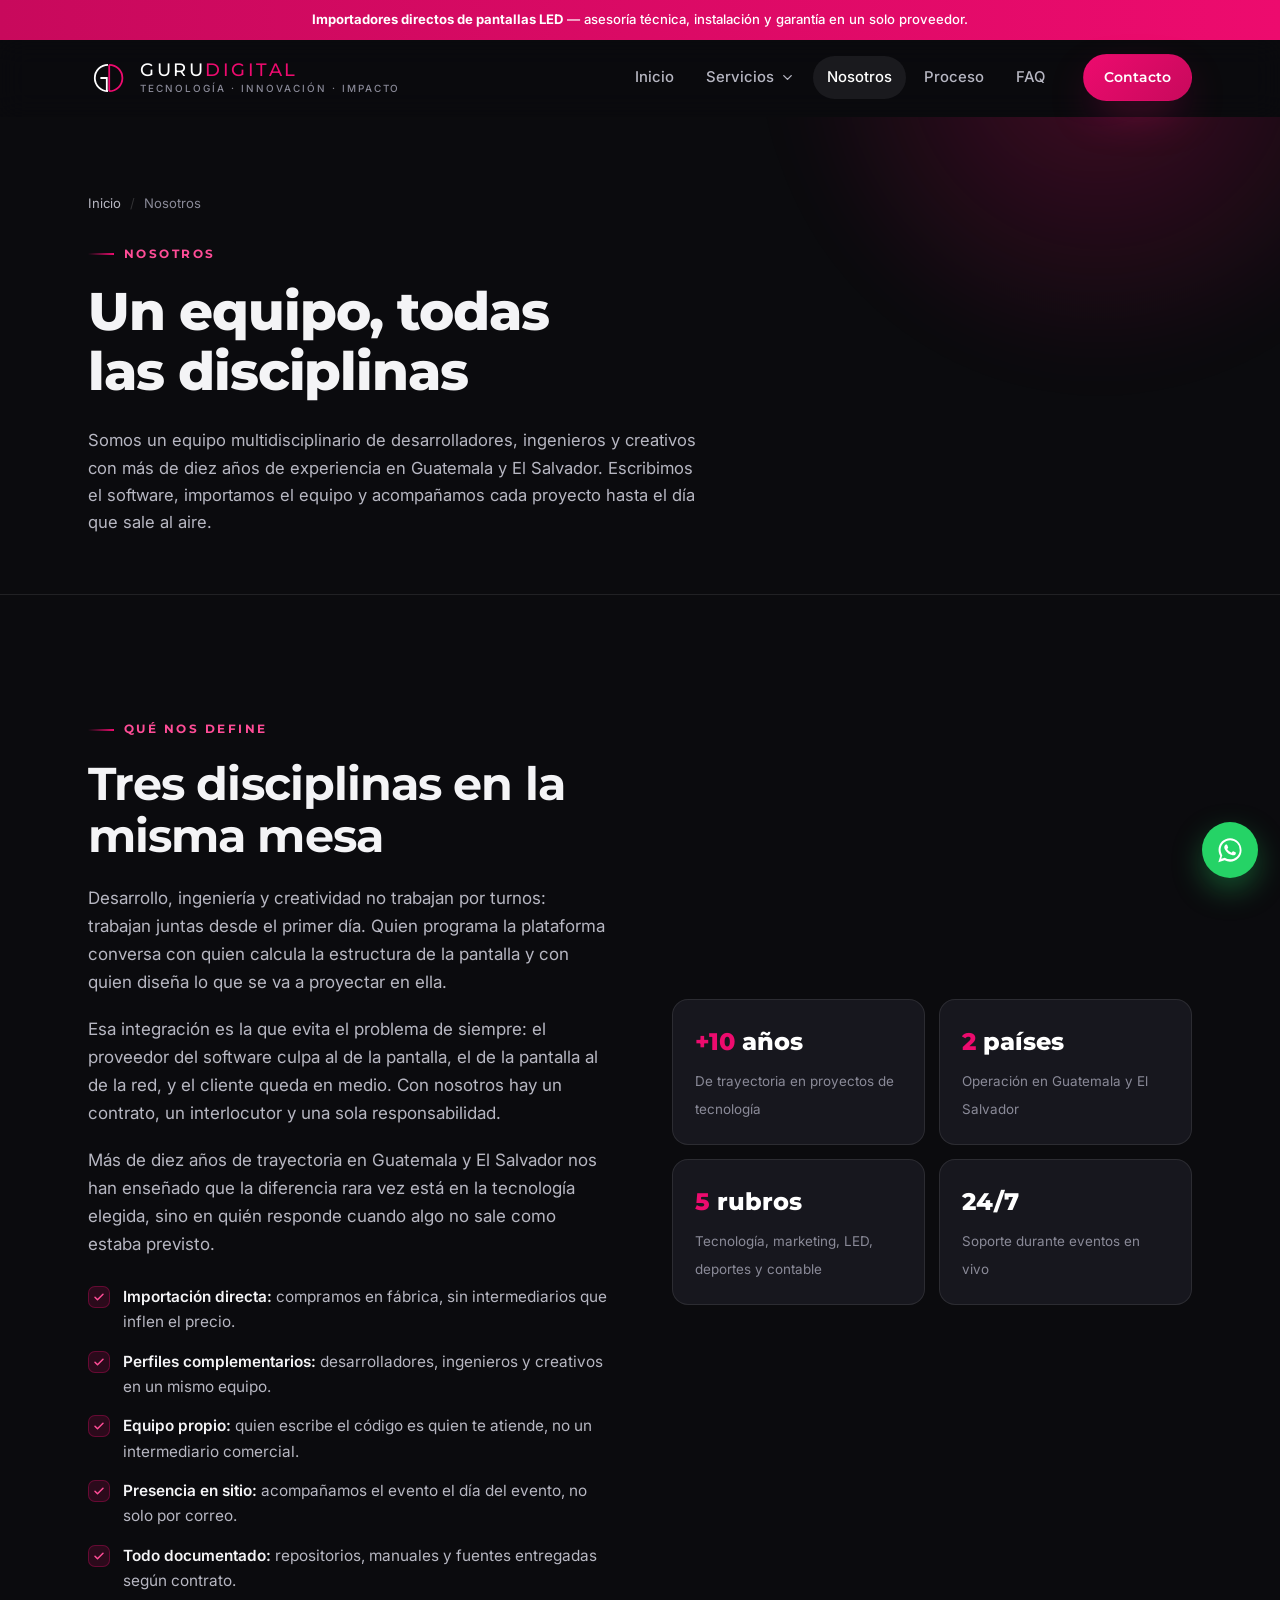
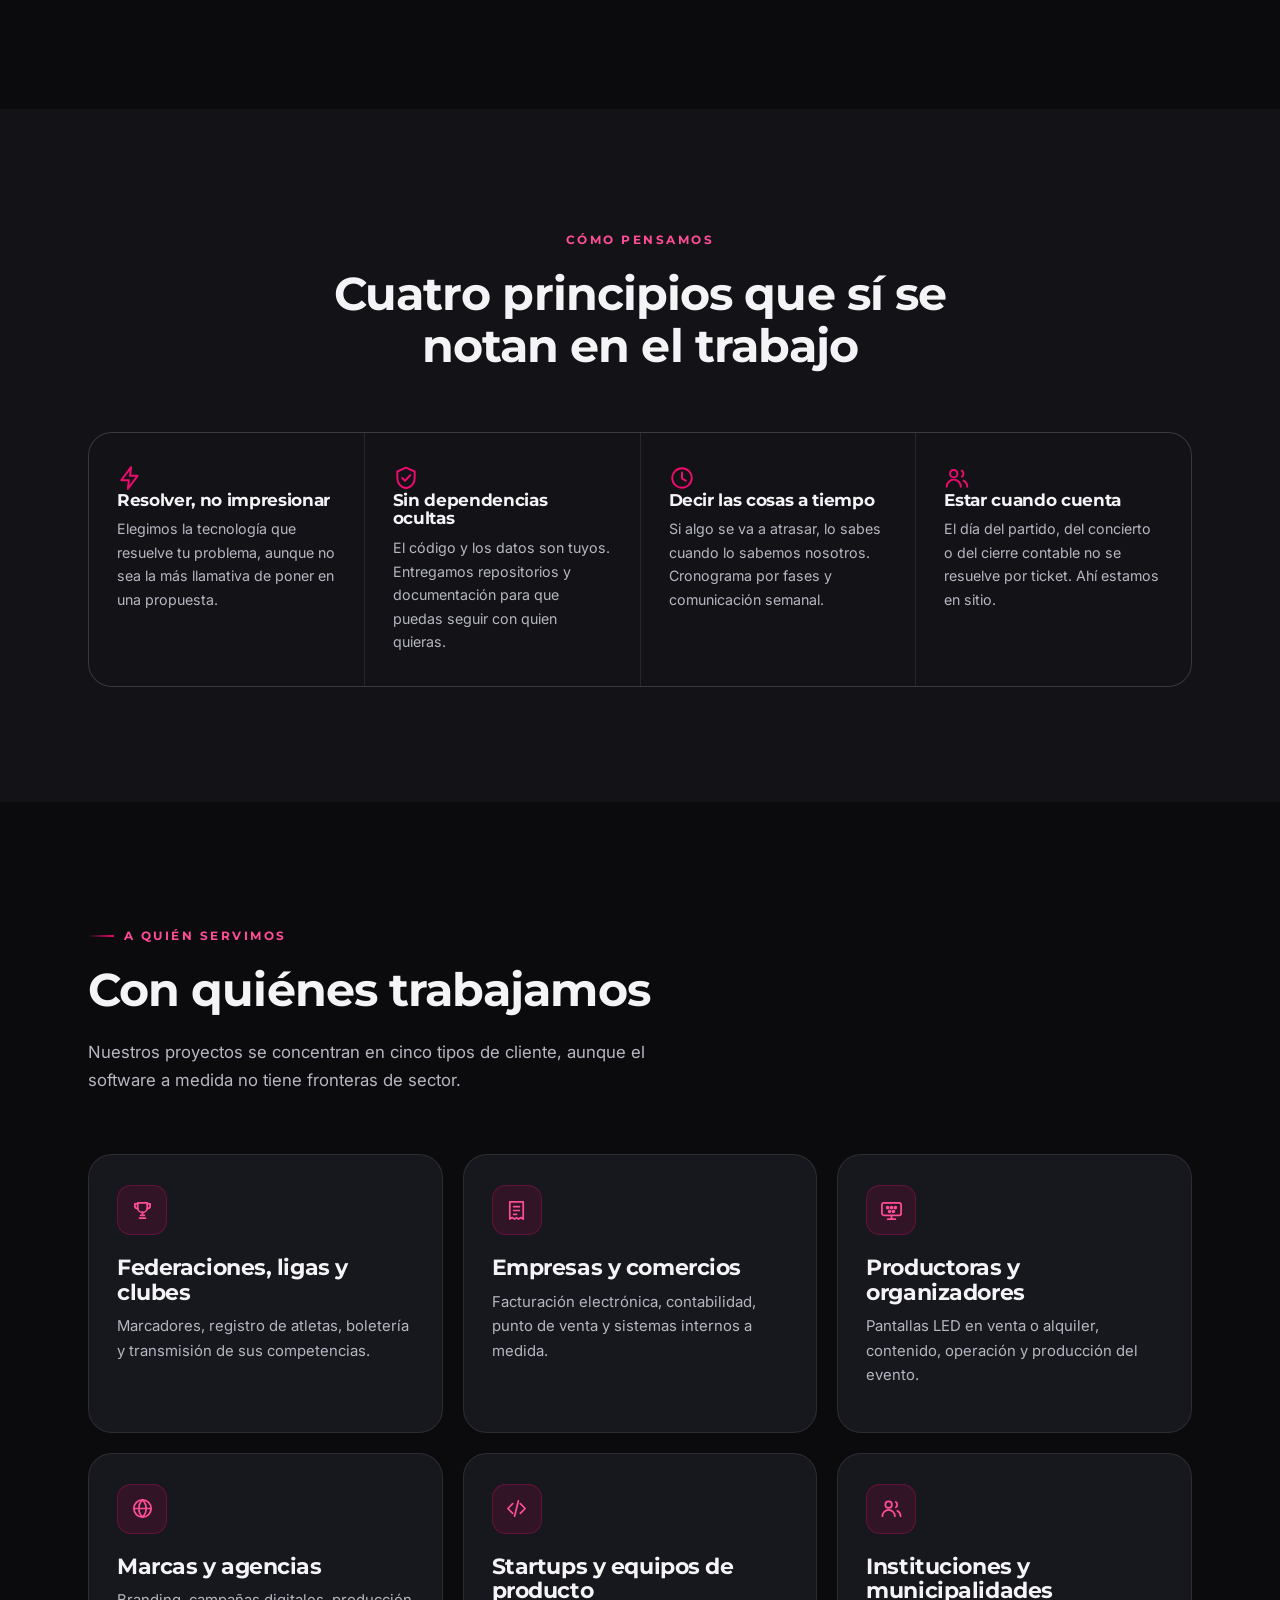
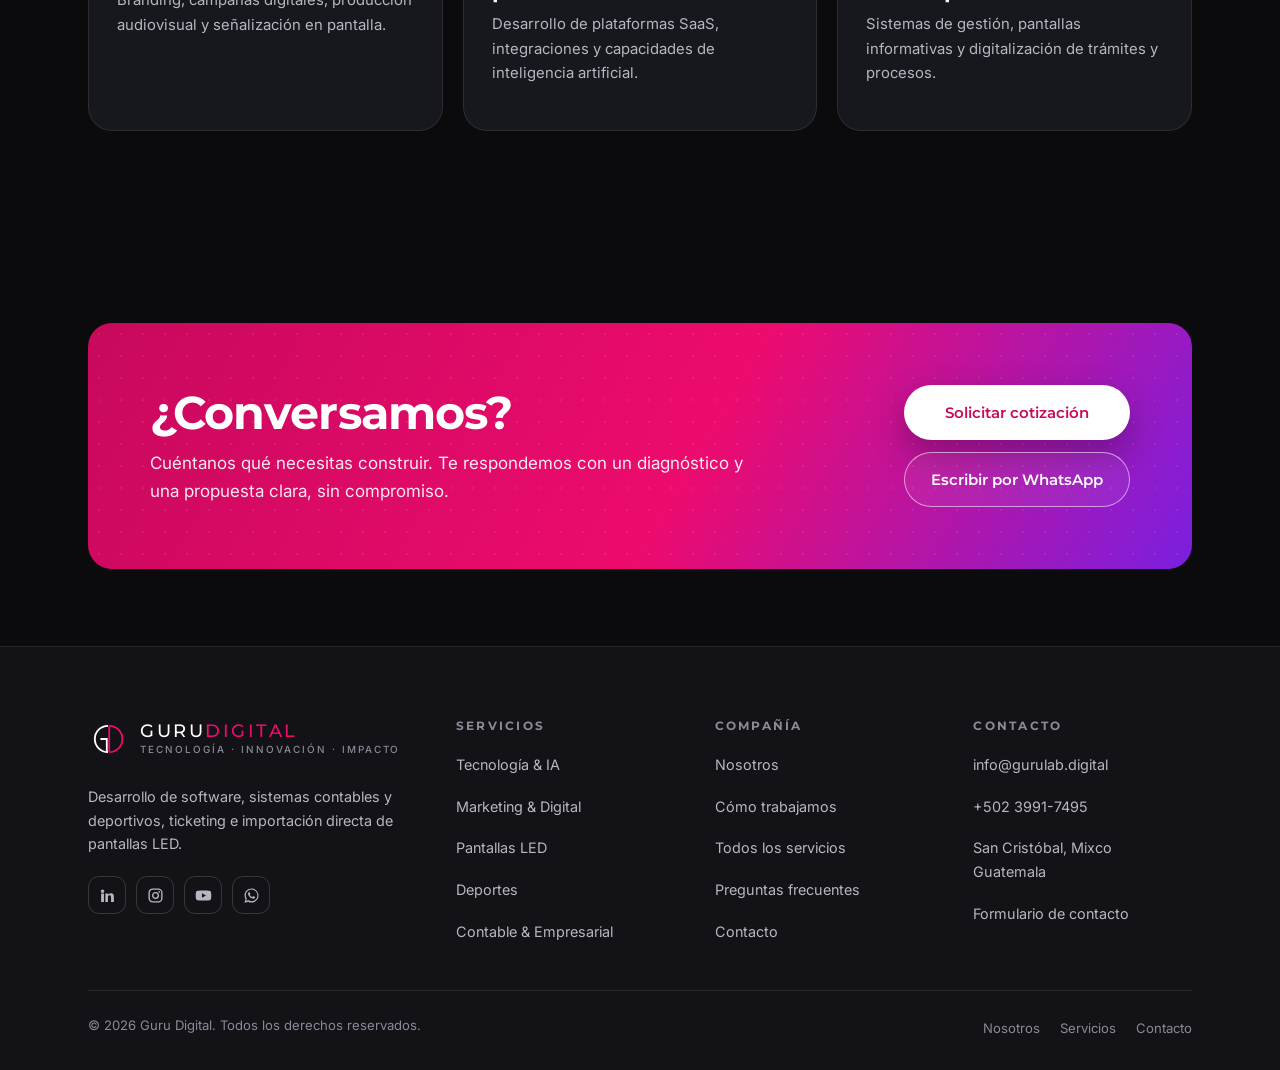
<file: nosotros.html>
<!DOCTYPE html>
<html lang="es">
<head>
<meta charset="utf-8">
<meta name="viewport" content="width=device-width, initial-scale=1">
<title>Nosotros | Guru Digital</title>
<meta name="description" content="Equipo multidisciplinario de desarrolladores, ingenieros y creativos con más de diez años de experiencia en Guatemala y El Salvador.">
<meta name="theme-color" content="#0B0B0E">
<meta name="author" content="Guru Digital">
<link rel="canonical" href="https://gurulab.digital/nosotros.html">

<meta property="og:type" content="website">
<meta property="og:locale" content="es_GT">
<meta property="og:site_name" content="Guru Digital">
<meta property="og:title" content="Nosotros | Guru Digital">
<meta property="og:description" content="Equipo multidisciplinario de desarrolladores, ingenieros y creativos con más de diez años de experiencia en Guatemala y El Salvador.">
<meta property="og:url" content="https://gurulab.digital/nosotros.html">
<meta property="og:image" content="https://gurulab.digital/assets/img/logo.svg">
<meta name="twitter:card" content="summary_large_image">

<link rel="icon" href="assets/img/favicon.svg" type="image/svg+xml">
<link rel="apple-touch-icon" href="assets/img/favicon.svg">

<link rel="preconnect" href="https://fonts.googleapis.com">
<link rel="preconnect" href="https://fonts.gstatic.com" crossorigin>
<link href="https://fonts.googleapis.com/css2?family=Montserrat:wght@400;500;600;700;800&family=Inter:wght@400;500;600&display=swap" rel="stylesheet">
<link rel="stylesheet" href="assets/css/styles.css">

<script type="application/ld+json">
{
  "@context": "https://schema.org",
  "@type": "ProfessionalService",
  "name": "Guru Digital",
  "slogan": "Tecnología · Innovación · Impacto",
  "url": "https://gurulab.digital/",
  "logo": "https://gurulab.digital/assets/img/logo.svg",
  "image": "https://gurulab.digital/assets/img/logo.svg",
  "description": "Desarrollo de software a medida, sistemas contables y deportivos, ticketing, inteligencia artificial y pantallas LED de importación directa.",
  "email": "info@gurulab.digital",
  "telephone": "+502 3991-7495",
  "address": {
    "@type": "PostalAddress",
    "streetAddress": "4.ª Avenida 5-08, Colonia Panorama, Zona 8",
    "addressLocality": "San Cristóbal, Mixco",
    "addressRegion": "Guatemala",
    "addressCountry": "GT"
  },
  "areaServed": [
    {
      "@type": "Country",
      "name": "Guatemala"
    },
    {
      "@type": "Country",
      "name": "El Salvador"
    }
  ],
  "openingHours": "Mo-Fr 08:00-18:00"
}
</script>
</head>
<body>

<a class="skip-link" href="#main">Saltar al contenido</a>

<svg width="0" height="0" style="position:absolute" aria-hidden="true" focusable="false">
  <defs>
    <g id="i-base" fill="none" stroke="currentColor" stroke-width="1.8" stroke-linecap="round" stroke-linejoin="round"></g>
  </defs>
  <symbol id="ico-app" viewBox="0 0 24 24" fill="none" stroke="currentColor" stroke-width="1.8" stroke-linecap="round" stroke-linejoin="round">
    <rect x="2" y="4" width="13" height="10" rx="2"/><path d="M2 18h13"/><rect x="17" y="9" width="5" height="11" rx="1.6"/><path d="M19.2 17.6h.6"/>
  </symbol>
  <symbol id="ico-ai" viewBox="0 0 24 24" fill="none" stroke="currentColor" stroke-width="1.8" stroke-linecap="round" stroke-linejoin="round">
    <rect x="7" y="7" width="10" height="10" rx="2.5"/><path d="M12 3v4M12 17v4M3 12h4M17 12h4M6 4.5 8 7M18 4.5 16 7M6 19.5 8 17M18 19.5 16 17"/>
  </symbol>
  <symbol id="ico-trophy" viewBox="0 0 24 24" fill="none" stroke="currentColor" stroke-width="1.8" stroke-linecap="round" stroke-linejoin="round">
    <path d="M7 4h10v5a5 5 0 0 1-10 0z"/><path d="M17 5h3v2a3 3 0 0 1-3 3M7 5H4v2a3 3 0 0 0 3 3"/><path d="M12 14v3M9 20h6M10 17h4"/>
  </symbol>
  <symbol id="ico-card" viewBox="0 0 24 24" fill="none" stroke="currentColor" stroke-width="1.8" stroke-linecap="round" stroke-linejoin="round">
    <rect x="2" y="5" width="20" height="14" rx="2.5"/><path d="M2 10h20M6 15h4"/>
  </symbol>
  <symbol id="ico-ticket" viewBox="0 0 24 24" fill="none" stroke="currentColor" stroke-width="1.8" stroke-linecap="round" stroke-linejoin="round">
    <path d="M3 8a2 2 0 0 1 2-2h14a2 2 0 0 1 2 2v2a2 2 0 0 0 0 4v2a2 2 0 0 1-2 2H5a2 2 0 0 1-2-2v-2a2 2 0 0 0 0-4z"/><path d="M13 6v2M13 11v2M13 16v2"/>
  </symbol>
  <symbol id="ico-code" viewBox="0 0 24 24" fill="none" stroke="currentColor" stroke-width="1.8" stroke-linecap="round" stroke-linejoin="round">
    <path d="m8 7-5 5 5 5M16 7l5 5-5 5M14 4l-4 16"/>
  </symbol>
  <symbol id="ico-video" viewBox="0 0 24 24" fill="none" stroke="currentColor" stroke-width="1.8" stroke-linecap="round" stroke-linejoin="round">
    <rect x="2" y="6" width="13" height="12" rx="2.5"/><path d="m15 11 6-3.5v9L15 13z"/>
  </symbol>
  <symbol id="ico-usercheck" viewBox="0 0 24 24" fill="none" stroke="currentColor" stroke-width="1.8" stroke-linecap="round" stroke-linejoin="round">
    <circle cx="9" cy="8" r="3.6"/><path d="M2.5 20a6.5 6.5 0 0 1 13 0"/><path d="m16.5 12.5 2 2 4-4"/>
  </symbol>
  <symbol id="ico-invoice" viewBox="0 0 24 24" fill="none" stroke="currentColor" stroke-width="1.8" stroke-linecap="round" stroke-linejoin="round">
    <path d="M5 3h14v18l-2.5-1.6L14 21l-2-1.6L10 21l-2.5-1.6L5 21z"/><path d="M9 8h6M9 12h6M9 16h3"/>
  </symbol>
  <symbol id="ico-flow" viewBox="0 0 24 24" fill="none" stroke="currentColor" stroke-width="1.8" stroke-linecap="round" stroke-linejoin="round">
    <rect x="3" y="3" width="7" height="6" rx="1.6"/><rect x="14" y="15" width="7" height="6" rx="1.6"/><path d="M6.5 9v5a4 4 0 0 0 4 4H14"/>
  </symbol>
  <symbol id="ico-led" viewBox="0 0 24 24" fill="none" stroke="currentColor" stroke-width="1.8" stroke-linecap="round" stroke-linejoin="round">
    <rect x="2" y="4" width="20" height="13" rx="2"/><path d="M8 21h8M12 17v4"/><circle cx="8" cy="9" r="1"/><circle cx="12" cy="9" r="1"/><circle cx="16" cy="9" r="1"/><circle cx="10" cy="13" r="1"/><circle cx="14" cy="13" r="1"/>
  </symbol>
  <symbol id="ico-check" viewBox="0 0 24 24" fill="none" stroke="currentColor" stroke-width="3" stroke-linecap="round" stroke-linejoin="round">
    <path d="m4 12.5 5 5L20 6.5"/>
  </symbol>
  <symbol id="ico-arrow" viewBox="0 0 24 24" fill="none" stroke="currentColor" stroke-width="2" stroke-linecap="round" stroke-linejoin="round">
    <path d="M4 12h15M13 6l6 6-6 6"/>
  </symbol>
  <symbol id="ico-mail" viewBox="0 0 24 24" fill="none" stroke="currentColor" stroke-width="1.8" stroke-linecap="round" stroke-linejoin="round">
    <rect x="2.5" y="5" width="19" height="14" rx="2.5"/><path d="m3 7 9 6 9-6"/>
  </symbol>
  <symbol id="ico-phone" viewBox="0 0 24 24" fill="none" stroke="currentColor" stroke-width="1.8" stroke-linecap="round" stroke-linejoin="round">
    <path d="M4 4h4l2 5-2.5 1.5a12 12 0 0 0 6 6L15 14l5 2v4a13 13 0 0 1-16-16z"/>
  </symbol>
  <symbol id="ico-pin" viewBox="0 0 24 24" fill="none" stroke="currentColor" stroke-width="1.8" stroke-linecap="round" stroke-linejoin="round">
    <path d="M12 21s7-6.2 7-11a7 7 0 1 0-14 0c0 4.8 7 11 7 11z"/><circle cx="12" cy="10" r="2.6"/>
  </symbol>
  <symbol id="ico-clock" viewBox="0 0 24 24" fill="none" stroke="currentColor" stroke-width="1.8" stroke-linecap="round" stroke-linejoin="round">
    <circle cx="12" cy="12" r="9"/><path d="M12 7v5.5l3.5 2"/>
  </symbol>
  <symbol id="ico-shield" viewBox="0 0 24 24" fill="none" stroke="currentColor" stroke-width="1.8" stroke-linecap="round" stroke-linejoin="round">
    <path d="M12 2.5 20 6v6c0 5-3.4 8.4-8 9.5-4.6-1.1-8-4.5-8-9.5V6z"/><path d="m8.5 12 2.5 2.5L16 9.5"/>
  </symbol>
  <symbol id="ico-zap" viewBox="0 0 24 24" fill="none" stroke="currentColor" stroke-width="1.8" stroke-linecap="round" stroke-linejoin="round">
    <path d="M13 2 4 14h7l-1 8 9-12h-7z"/>
  </symbol>
  <symbol id="ico-globe" viewBox="0 0 24 24" fill="none" stroke="currentColor" stroke-width="1.8" stroke-linecap="round" stroke-linejoin="round">
    <circle cx="12" cy="12" r="9"/><path d="M3 12h18M12 3c2.5 2.5 3.8 5.6 3.8 9S14.5 18.5 12 21c-2.5-2.5-3.8-5.6-3.8-9S9.5 5.5 12 3z"/>
  </symbol>
  <symbol id="ico-users" viewBox="0 0 24 24" fill="none" stroke="currentColor" stroke-width="1.8" stroke-linecap="round" stroke-linejoin="round">
    <circle cx="9" cy="8" r="3.4"/><path d="M2.5 20a6.5 6.5 0 0 1 13 0"/><path d="M16.5 5.2a3.4 3.4 0 0 1 0 5.6M18 14.4a6.5 6.5 0 0 1 3.5 5.6"/>
  </symbol>
  <symbol id="ico-box" viewBox="0 0 24 24" fill="none" stroke="currentColor" stroke-width="1.8" stroke-linecap="round" stroke-linejoin="round">
    <path d="m12 2.8 8.5 4.6v9.2L12 21.2 3.5 16.6V7.4z"/><path d="M3.5 7.4 12 12l8.5-4.6M12 12v9.2"/>
  </symbol>
  <symbol id="ico-wa" viewBox="0 0 24 24" fill="currentColor">
    <path d="M12.04 2C6.6 2 2.2 6.4 2.2 11.84c0 1.94.52 3.76 1.44 5.32L2 22.4l5.4-1.6a9.85 9.85 0 0 0 4.64 1.18h.01c5.44 0 9.84-4.4 9.84-9.84S17.48 2 12.04 2m0 17.98h-.01a8.2 8.2 0 0 1-4.16-1.14l-.3-.18-3.1.92.93-3.02-.2-.31a8.15 8.15 0 0 1-1.25-4.36c0-4.52 3.68-8.19 8.2-8.19a8.14 8.14 0 0 1 8.18 8.2c0 4.52-3.67 8.08-8.29 8.08m4.5-6.1c-.25-.12-1.46-.72-1.69-.8-.22-.09-.39-.13-.55.12s-.63.8-.77.96c-.14.17-.28.19-.53.06a6.7 6.7 0 0 1-3.34-2.92c-.25-.43.25-.4.72-1.33.08-.17.04-.31-.02-.43s-.55-1.33-.76-1.82c-.2-.47-.4-.4-.55-.41h-.47c-.16 0-.43.06-.65.31s-.86.84-.86 2.05.88 2.38 1 2.54c.13.17 1.73 2.64 4.2 3.7 1.56.68 2.17.73 2.95.62.47-.07 1.46-.6 1.66-1.18s.21-1.08.15-1.18c-.06-.11-.23-.17-.48-.29"/>
  </symbol>
  <symbol id="ico-in" viewBox="0 0 24 24" fill="currentColor">
    <path d="M4.98 3.5a2.5 2.5 0 1 1 0 5 2.5 2.5 0 0 1 0-5M3 9h4v12H3zM9 9h3.8v1.7h.05c.53-1 1.83-2.05 3.77-2.05C20.5 8.65 21 11 21 14.1V21h-4v-6.1c0-1.45-.03-3.3-2.02-3.3-2.02 0-2.33 1.57-2.33 3.2V21H9z"/>
  </symbol>
  <symbol id="ico-ig" viewBox="0 0 24 24" fill="none" stroke="currentColor" stroke-width="1.9">
    <rect x="3" y="3" width="18" height="18" rx="5"/><circle cx="12" cy="12" r="4"/><circle cx="17.2" cy="6.8" r="1.2" fill="currentColor" stroke="none"/>
  </symbol>
  <symbol id="ico-yt" viewBox="0 0 24 24" fill="currentColor">
    <path d="M22.5 7.2a2.7 2.7 0 0 0-1.9-1.9C18.9 4.8 12 4.8 12 4.8s-6.9 0-8.6.5A2.7 2.7 0 0 0 1.5 7.2C1 8.9 1 12 1 12s0 3.1.5 4.8a2.7 2.7 0 0 0 1.9 1.9c1.7.5 8.6.5 8.6.5s6.9 0 8.6-.5a2.7 2.7 0 0 0 1.9-1.9c.5-1.7.5-4.8.5-4.8s0-3.1-.5-4.8M9.8 15.3V8.7l5.7 3.3z"/>
  </symbol>
</svg>

<div class="topbar">
  <strong>Importadores directos de pantallas LED</strong> — asesoría técnica, instalación y garantía en un solo proveedor.
</div>

<header class="header" id="header">
  <div class="container header__inner">
    <a class="logo" href="index.html" aria-label="Guru Digital — inicio">
      <img class="logo__mark" src="assets/img/logo-inverse.svg" alt="" width="40" height="40">
      <span class="logo__text">
        <span class="logo__word">GURU<span>DIGITAL</span></span>
        <span class="logo__tag">Tecnología · Innovación · Impacto</span>
      </span>
    </a>

    <button class="nav-toggle" id="navToggle" aria-expanded="false" aria-controls="nav" aria-label="Abrir menú">
      <span></span>
    </button>

    <nav class="nav" id="nav" aria-label="Navegación principal">
      <ul class="nav__list">
        <li class="nav__item"><a class="nav__link" href="index.html">Inicio</a></li>
        <li class="nav__item nav__item--menu">
          <button class="nav__link nav__link--toggle" id="serviciosBtn"
                  aria-expanded="false" aria-controls="serviciosMenu">
            Servicios
            <svg class="nav__chevron" aria-hidden="true" viewBox="0 0 24 24" fill="none"
                 stroke="currentColor" stroke-width="2.2" stroke-linecap="round" stroke-linejoin="round">
              <path d="m6 9 6 6 6-6"/>
            </svg>
          </button>

          <div class="megamenu" id="serviciosMenu" hidden>
            <div class="container megamenu__inner">
              <div class="megamenu__col">
                <a class="megamenu__title" href="servicios.html#tecnologia">
                  <svg aria-hidden="true"><use href="#ico-code"></use></svg>
                  Tecnología & IA
                </a>
                <ul>
                  <li><a href="servicios.html#software">Desarrollo de software</a></li>
                  <li><a href="servicios.html#ia">Inteligencia Artificial</a></li>
                  <li><a href="servicios.html#automatizacion">Automatización</a></li>
                  <li><a href="servicios.html#apps">Apps y plataformas</a></li>
                </ul>
              </div>
              <div class="megamenu__col">
                <a class="megamenu__title" href="servicios.html#marketing">
                  <svg aria-hidden="true"><use href="#ico-globe"></use></svg>
                  Marketing & Digital
                </a>
                <ul>
                  <li><a href="servicios.html#marketing-digital">Marketing digital</a></li>
                  <li><a href="servicios.html#branding">Branding</a></li>
                  <li><a href="servicios.html#audiovisual">Producción audiovisual</a></li>
                </ul>
              </div>
              <div class="megamenu__col">
                <a class="megamenu__title" href="pantallas-led.html">
                  <svg aria-hidden="true"><use href="#ico-led"></use></svg>
                  Pantallas LED
                </a>
                <ul>
                  <li><a href="pantallas-led.html#venta">Venta e instalación</a></li>
                  <li><a href="pantallas-led.html#alquiler">Alquiler</a></li>
                  <li><a href="pantallas-led.html#integraciones">Integraciones</a></li>
                </ul>
              </div>
              <div class="megamenu__col">
                <a class="megamenu__title" href="deportes.html">
                  <svg aria-hidden="true"><use href="#ico-trophy"></use></svg>
                  Deportes
                </a>
                <ul>
                  <li><a href="deportes.html#marcadores">Tecnología deportiva</a></li>
                  <li><a href="deportes.html#streaming">Streaming</a></li>
                  <li><a href="deportes.html#eventos">Producción y eventos</a></li>
                </ul>
              </div>
              <div class="megamenu__col">
                <a class="megamenu__title" href="contable.html">
                  <svg aria-hidden="true"><use href="#ico-invoice"></use></svg>
                  Contable & Empresarial
                </a>
                <ul>
                  <li><a href="contable.html#contabilidad">Contabilidad</a></li>
                  <li><a href="contable.html#asesoria">Asesoría empresarial</a></li>
                </ul>
              </div>
            </div>
          </div>
        </li>
        <li class="nav__item"><a class="nav__link is-active" href="nosotros.html" aria-current="page">Nosotros</a></li>
        <li class="nav__item"><a class="nav__link" href="proceso.html">Proceso</a></li>
        <li class="nav__item"><a class="nav__link" href="faq.html">FAQ</a></li>
      </ul>
      <a class="btn btn--primary btn--sm" href="contacto.html">Contacto</a>
    </nav>

    <a class="btn btn--primary btn--sm header__cta" href="contacto.html">Contacto</a>
  </div>
</header>

<main id="main">
<section class="page-hero">
  <div class="page-hero__bg"></div>
  <div class="container page-hero__inner">
    <nav class="breadcrumb" aria-label="Ruta de navegación">
      <a href="index.html">Inicio</a><span aria-hidden="true">/</span><span>Nosotros</span>
    </nav>
    <span class="eyebrow">Nosotros</span>
    <h1>Un equipo, todas las disciplinas</h1>
    <p>Somos un equipo multidisciplinario de desarrolladores, ingenieros y creativos con más de diez años de experiencia en Guatemala y El Salvador. Escribimos el software, importamos el equipo y acompañamos cada proyecto hasta el día que sale al aire.</p>
  </div>
</section>

<section class="section">
  <div class="container split">
    <div class="split__copy reveal">
      <span class="eyebrow">Qué nos define</span>
      <h2>Tres disciplinas en la misma mesa</h2>
      <p>
        Desarrollo, ingeniería y creatividad no trabajan por turnos: trabajan juntas desde el
        primer día. Quien programa la plataforma conversa con quien calcula la estructura de la
        pantalla y con quien diseña lo que se va a proyectar en ella.
      </p>
      <p>
        Esa integración es la que evita el problema de siempre: el proveedor del software culpa al
        de la pantalla, el de la pantalla al de la red, y el cliente queda en medio. Con nosotros
        hay un contrato, un interlocutor y una sola responsabilidad.
      </p>
      <p>
        Más de diez años de trayectoria en Guatemala y El Salvador nos han enseñado que la
        diferencia rara vez está en la tecnología elegida, sino en quién responde cuando algo
        no sale como estaba previsto.
      </p>
      <ul class="feature-list">
        <li><span class="chk"><svg aria-hidden="true"><use href="#ico-check"></use></svg></span><span><b>Importación directa:</b> compramos en fábrica, sin intermediarios que inflen el precio.</span></li>
        <li><span class="chk"><svg aria-hidden="true"><use href="#ico-check"></use></svg></span><span><b>Perfiles complementarios:</b> desarrolladores, ingenieros y creativos en un mismo equipo.</span></li>
        <li><span class="chk"><svg aria-hidden="true"><use href="#ico-check"></use></svg></span><span><b>Equipo propio:</b> quien escribe el código es quien te atiende, no un intermediario comercial.</span></li>
        <li><span class="chk"><svg aria-hidden="true"><use href="#ico-check"></use></svg></span><span><b>Presencia en sitio:</b> acompañamos el evento el día del evento, no solo por correo.</span></li>
        <li><span class="chk"><svg aria-hidden="true"><use href="#ico-check"></use></svg></span><span><b>Todo documentado:</b> repositorios, manuales y fuentes entregadas según contrato.</span></li>
      </ul>
    </div>

    <div class="split__media reveal">
      <div class="spec-grid">
        <div class="spec"><b><em>+10</em> años</b><span>De trayectoria en proyectos de tecnología</span></div>
        <div class="spec"><b><em>2</em> países</b><span>Operación en Guatemala y El Salvador</span></div>
        <div class="spec"><b><em>5</em> rubros</b><span>Tecnología, marketing, LED, deportes y contable</span></div>
        <div class="spec"><b>24/7</b><span>Soporte durante eventos en vivo</span></div>
      </div>
    </div>
  </div>
</section>

<section class="section section--alt">
  <div class="container">
    <div class="section-head section-head--center reveal">
      <span class="eyebrow">Cómo pensamos</span>
      <h2>Cuatro principios que sí se notan en el trabajo</h2>
    </div>

    <div class="why-grid reveal">
      <div class="why">
        <span class="ico"><svg aria-hidden="true"><use href="#ico-zap"></use></svg></span>
        <h3>Resolver, no impresionar</h3>
        <p>Elegimos la tecnología que resuelve tu problema, aunque no sea la más llamativa de poner en una propuesta.</p>
      </div>
      <div class="why">
        <span class="ico"><svg aria-hidden="true"><use href="#ico-shield"></use></svg></span>
        <h3>Sin dependencias ocultas</h3>
        <p>El código y los datos son tuyos. Entregamos repositorios y documentación para que puedas seguir con quien quieras.</p>
      </div>
      <div class="why">
        <span class="ico"><svg aria-hidden="true"><use href="#ico-clock"></use></svg></span>
        <h3>Decir las cosas a tiempo</h3>
        <p>Si algo se va a atrasar, lo sabes cuando lo sabemos nosotros. Cronograma por fases y comunicación semanal.</p>
      </div>
      <div class="why">
        <span class="ico"><svg aria-hidden="true"><use href="#ico-users"></use></svg></span>
        <h3>Estar cuando cuenta</h3>
        <p>El día del partido, del concierto o del cierre contable no se resuelve por ticket. Ahí estamos en sitio.</p>
      </div>
    </div>
  </div>
</section>

<section class="section">
  <div class="container">
    <div class="section-head reveal">
      <span class="eyebrow">A quién servimos</span>
      <h2>Con quiénes trabajamos</h2>
      <p>Nuestros proyectos se concentran en cinco tipos de cliente, aunque el software a medida no tiene fronteras de sector.</p>
    </div>

    <div class="services-grid">
      <article class="card reveal">
        <span class="card__ico"><svg aria-hidden="true"><use href="#ico-trophy"></use></svg></span>
        <h3>Federaciones, ligas y clubes</h3>
        <p>Marcadores, registro de atletas, boletería y transmisión de sus competencias.</p>
      </article>
      <article class="card reveal">
        <span class="card__ico"><svg aria-hidden="true"><use href="#ico-invoice"></use></svg></span>
        <h3>Empresas y comercios</h3>
        <p>Facturación electrónica, contabilidad, punto de venta y sistemas internos a medida.</p>
      </article>
      <article class="card reveal">
        <span class="card__ico"><svg aria-hidden="true"><use href="#ico-led"></use></svg></span>
        <h3>Productoras y organizadores</h3>
        <p>Pantallas LED en venta o alquiler, contenido, operación y producción del evento.</p>
      </article>
      <article class="card reveal">
        <span class="card__ico"><svg aria-hidden="true"><use href="#ico-globe"></use></svg></span>
        <h3>Marcas y agencias</h3>
        <p>Branding, campañas digitales, producción audiovisual y señalización en pantalla.</p>
      </article>
      <article class="card reveal">
        <span class="card__ico"><svg aria-hidden="true"><use href="#ico-code"></use></svg></span>
        <h3>Startups y equipos de producto</h3>
        <p>Desarrollo de plataformas SaaS, integraciones y capacidades de inteligencia artificial.</p>
      </article>
      <article class="card reveal">
        <span class="card__ico"><svg aria-hidden="true"><use href="#ico-users"></use></svg></span>
        <h3>Instituciones y municipalidades</h3>
        <p>Sistemas de gestión, pantallas informativas y digitalización de trámites y procesos.</p>
      </article>
    </div>
  </div>
</section>

<section class="section section--tight">
  <div class="container">
    <div class="cta-band reveal">
      <div>
        <h2>¿Conversamos?</h2>
        <p>Cuéntanos qué necesitas construir. Te respondemos con un diagnóstico y una propuesta clara, sin compromiso.</p>
      </div>
      <div class="cta-band__actions">
        <a class="btn btn--primary" href="contacto.html">Solicitar cotización</a>
        <a class="btn btn--ghost" href="https://wa.me/50239917495" target="_blank" rel="noopener">Escribir por WhatsApp</a>
      </div>
    </div>
  </div>
</section>
</main>

<footer class="footer">
  <div class="container">
    <div class="footer__grid">
      <div class="footer__about">
        <a class="logo" href="index.html" aria-label="Guru Digital — inicio">
          <img class="logo__mark" src="assets/img/logo-inverse.svg" alt="" width="40" height="40">
          <span class="logo__text">
            <span class="logo__word">GURU<span>DIGITAL</span></span>
            <span class="logo__tag">Tecnología · Innovación · Impacto</span>
          </span>
        </a>
        <p>Desarrollo de software, sistemas contables y deportivos, ticketing e importación directa de pantallas LED.</p>
        <div class="socials">
          <!-- TODO: reemplazar enlaces de redes sociales -->
          <a href="#" aria-label="LinkedIn"><svg aria-hidden="true"><use href="#ico-in"></use></svg></a>
          <a href="#" aria-label="Instagram"><svg aria-hidden="true"><use href="#ico-ig"></use></svg></a>
          <a href="#" aria-label="YouTube"><svg aria-hidden="true"><use href="#ico-yt"></use></svg></a>
          <a href="https://wa.me/50239917495" target="_blank" rel="noopener" aria-label="WhatsApp"><svg aria-hidden="true"><use href="#ico-wa"></use></svg></a>
        </div>
      </div>

      <div>
        <h2 class="footer__h">Servicios</h2>
        <ul>
          <li><a href="servicios.html#tecnologia">Tecnología &amp; IA</a></li>
          <li><a href="servicios.html#marketing">Marketing &amp; Digital</a></li>
          <li><a href="pantallas-led.html">Pantallas LED</a></li>
          <li><a href="deportes.html">Deportes</a></li>
          <li><a href="contable.html">Contable &amp; Empresarial</a></li>
        </ul>
      </div>

      <div>
        <h2 class="footer__h">Compañía</h2>
        <ul>
          <li><a href="nosotros.html">Nosotros</a></li>
          <li><a href="proceso.html">Cómo trabajamos</a></li>
          <li><a href="servicios.html">Todos los servicios</a></li>
          <li><a href="faq.html">Preguntas frecuentes</a></li>
          <li><a href="contacto.html">Contacto</a></li>
        </ul>
      </div>

      <div>
        <h2 class="footer__h">Contacto</h2>
        <ul>
          <li><a href="mailto:info@gurulab.digital">info@gurulab.digital</a></li>
          <li><a href="tel:+50239917495">+502 3991-7495</a></li>
          <li><span>San Cristóbal, Mixco<br>Guatemala</span></li>
          <li><a href="contacto.html">Formulario de contacto</a></li>
        </ul>
      </div>
    </div>

    <div class="footer__bottom">
      <span>&copy; <span id="year">2026</span> Guru Digital. Todos los derechos reservados.</span>
      <nav aria-label="Enlaces legales">
        <a href="nosotros.html">Nosotros</a>
        <a href="servicios.html">Servicios</a>
        <a href="contacto.html">Contacto</a>
      </nav>
    </div>
  </div>
</footer>

<a class="wa" href="https://wa.me/50239917495" target="_blank" rel="noopener" aria-label="Escríbenos por WhatsApp">
  <svg aria-hidden="true"><use href="#ico-wa"></use></svg>
</a>

<script src="assets/js/main.js" defer></script>
</body>
</html>
</file>
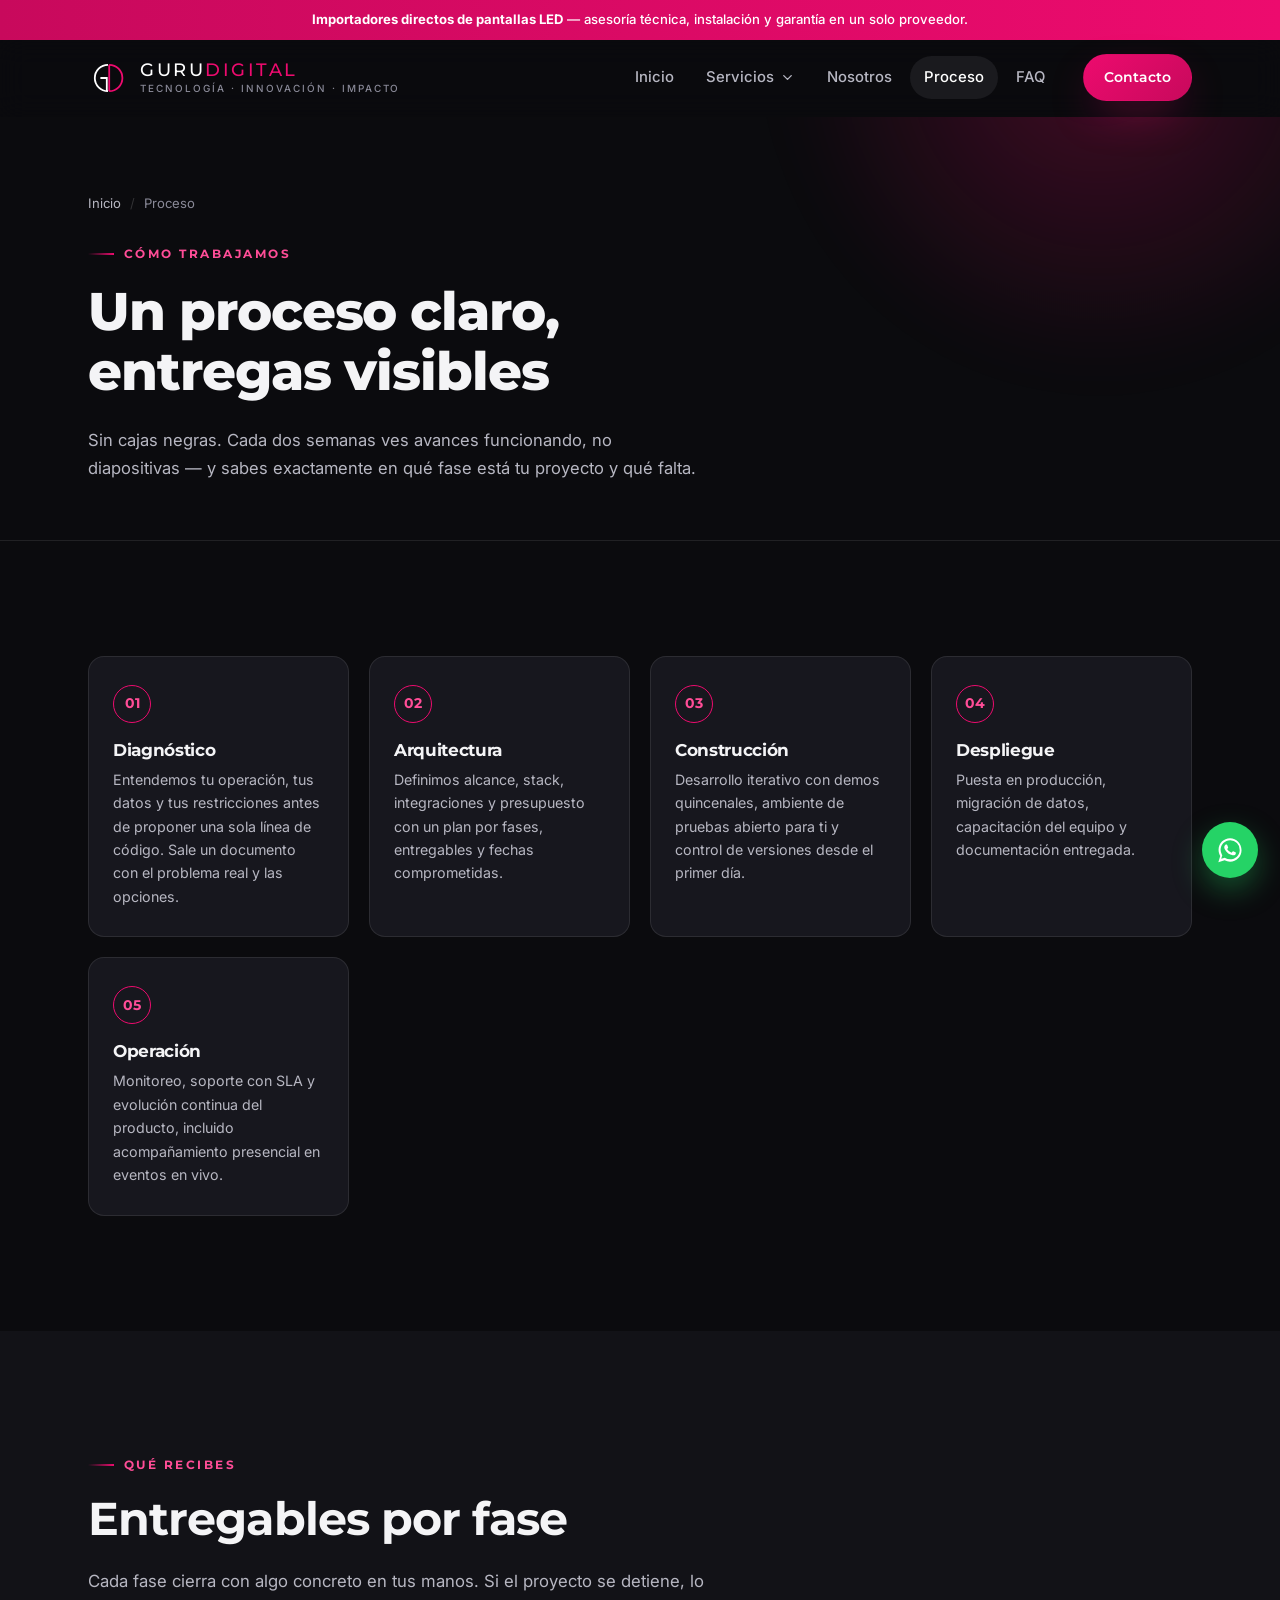
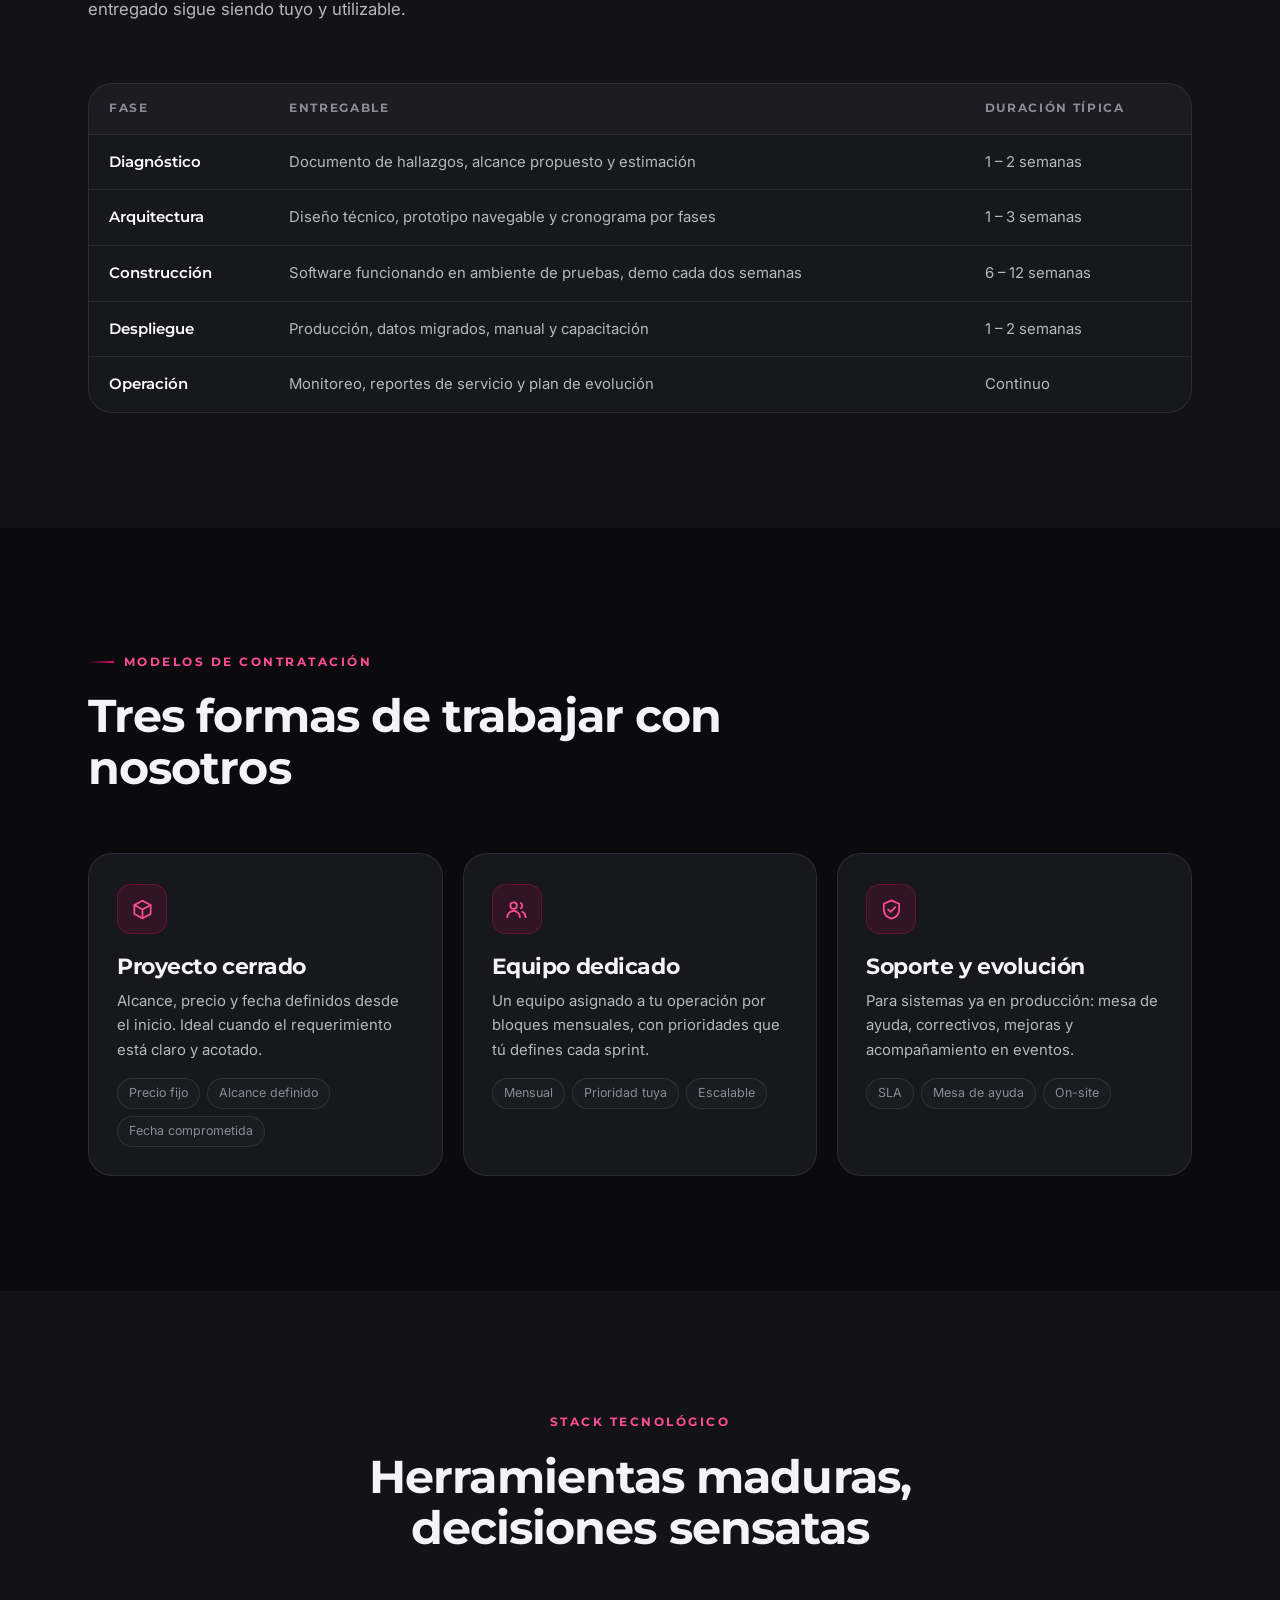
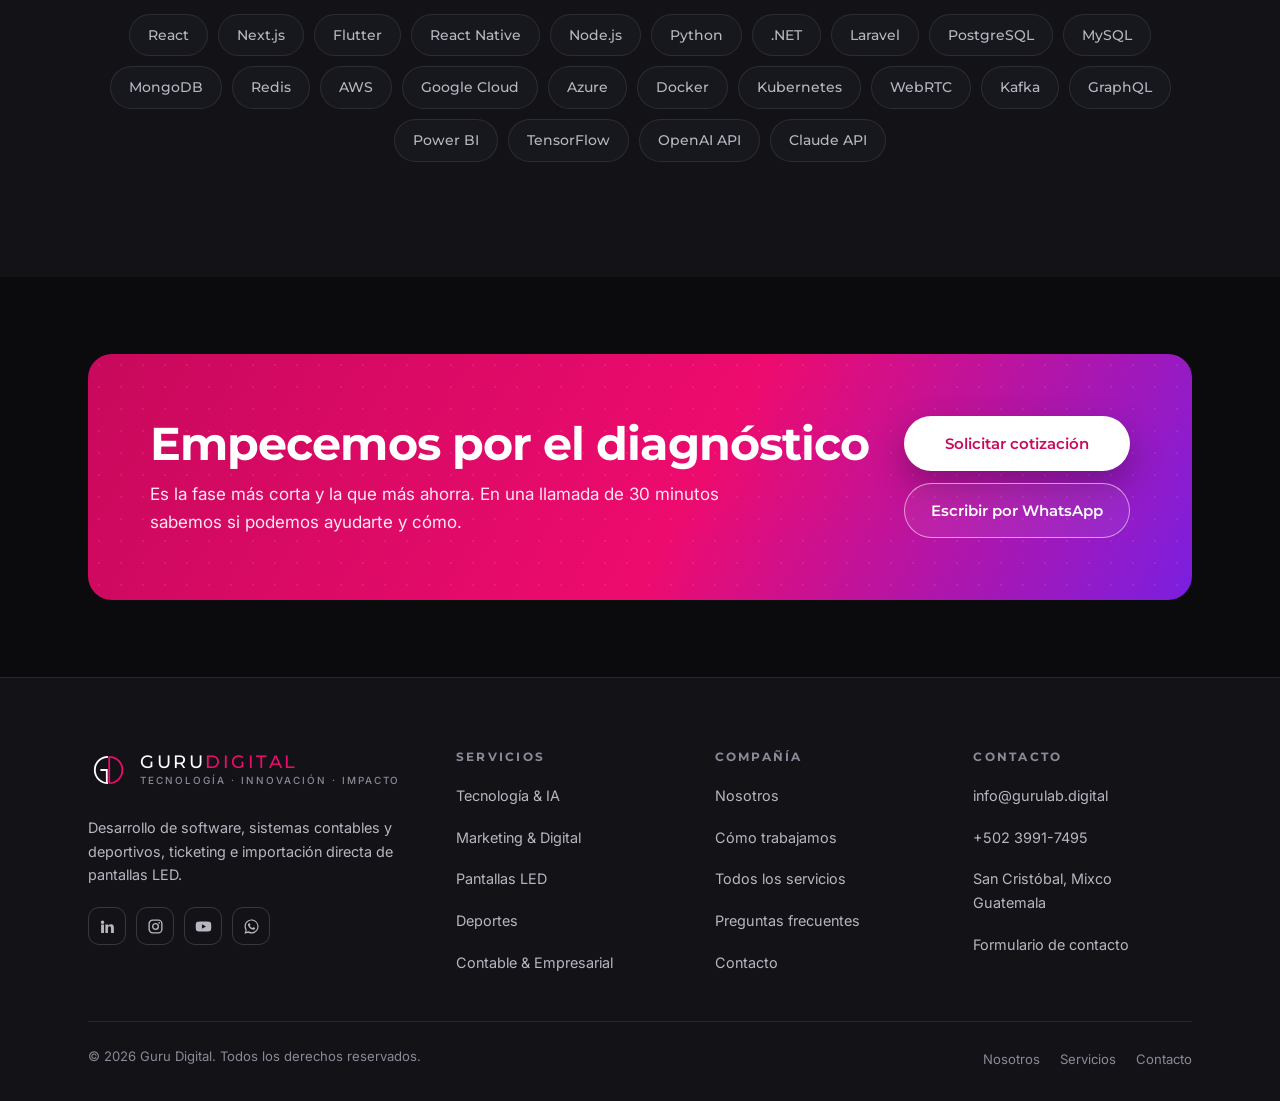
<file: proceso.html>
<!DOCTYPE html>
<html lang="es">
<head>
<meta charset="utf-8">
<meta name="viewport" content="width=device-width, initial-scale=1">
<title>Cómo trabajamos | Guru Digital</title>
<meta name="description" content="Proceso de trabajo por fases: diagnóstico, arquitectura, construcción, despliegue y operación. Modelos de contratación y acuerdos de soporte.">
<meta name="theme-color" content="#0B0B0E">
<meta name="author" content="Guru Digital">
<link rel="canonical" href="https://gurulab.digital/proceso.html">

<meta property="og:type" content="website">
<meta property="og:locale" content="es_GT">
<meta property="og:site_name" content="Guru Digital">
<meta property="og:title" content="Cómo trabajamos | Guru Digital">
<meta property="og:description" content="Proceso de trabajo por fases: diagnóstico, arquitectura, construcción, despliegue y operación. Modelos de contratación y acuerdos de soporte.">
<meta property="og:url" content="https://gurulab.digital/proceso.html">
<meta property="og:image" content="https://gurulab.digital/assets/img/logo.svg">
<meta name="twitter:card" content="summary_large_image">

<link rel="icon" href="assets/img/favicon.svg" type="image/svg+xml">
<link rel="apple-touch-icon" href="assets/img/favicon.svg">

<link rel="preconnect" href="https://fonts.googleapis.com">
<link rel="preconnect" href="https://fonts.gstatic.com" crossorigin>
<link href="https://fonts.googleapis.com/css2?family=Montserrat:wght@400;500;600;700;800&family=Inter:wght@400;500;600&display=swap" rel="stylesheet">
<link rel="stylesheet" href="assets/css/styles.css">

<script type="application/ld+json">
{
  "@context": "https://schema.org",
  "@type": "ProfessionalService",
  "name": "Guru Digital",
  "slogan": "Tecnología · Innovación · Impacto",
  "url": "https://gurulab.digital/",
  "logo": "https://gurulab.digital/assets/img/logo.svg",
  "image": "https://gurulab.digital/assets/img/logo.svg",
  "description": "Desarrollo de software a medida, sistemas contables y deportivos, ticketing, inteligencia artificial y pantallas LED de importación directa.",
  "email": "info@gurulab.digital",
  "telephone": "+502 3991-7495",
  "address": {
    "@type": "PostalAddress",
    "streetAddress": "4.ª Avenida 5-08, Colonia Panorama, Zona 8",
    "addressLocality": "San Cristóbal, Mixco",
    "addressRegion": "Guatemala",
    "addressCountry": "GT"
  },
  "areaServed": [
    {
      "@type": "Country",
      "name": "Guatemala"
    },
    {
      "@type": "Country",
      "name": "El Salvador"
    }
  ],
  "openingHours": "Mo-Fr 08:00-18:00"
}
</script>
</head>
<body>

<a class="skip-link" href="#main">Saltar al contenido</a>

<svg width="0" height="0" style="position:absolute" aria-hidden="true" focusable="false">
  <defs>
    <g id="i-base" fill="none" stroke="currentColor" stroke-width="1.8" stroke-linecap="round" stroke-linejoin="round"></g>
  </defs>
  <symbol id="ico-app" viewBox="0 0 24 24" fill="none" stroke="currentColor" stroke-width="1.8" stroke-linecap="round" stroke-linejoin="round">
    <rect x="2" y="4" width="13" height="10" rx="2"/><path d="M2 18h13"/><rect x="17" y="9" width="5" height="11" rx="1.6"/><path d="M19.2 17.6h.6"/>
  </symbol>
  <symbol id="ico-ai" viewBox="0 0 24 24" fill="none" stroke="currentColor" stroke-width="1.8" stroke-linecap="round" stroke-linejoin="round">
    <rect x="7" y="7" width="10" height="10" rx="2.5"/><path d="M12 3v4M12 17v4M3 12h4M17 12h4M6 4.5 8 7M18 4.5 16 7M6 19.5 8 17M18 19.5 16 17"/>
  </symbol>
  <symbol id="ico-trophy" viewBox="0 0 24 24" fill="none" stroke="currentColor" stroke-width="1.8" stroke-linecap="round" stroke-linejoin="round">
    <path d="M7 4h10v5a5 5 0 0 1-10 0z"/><path d="M17 5h3v2a3 3 0 0 1-3 3M7 5H4v2a3 3 0 0 0 3 3"/><path d="M12 14v3M9 20h6M10 17h4"/>
  </symbol>
  <symbol id="ico-card" viewBox="0 0 24 24" fill="none" stroke="currentColor" stroke-width="1.8" stroke-linecap="round" stroke-linejoin="round">
    <rect x="2" y="5" width="20" height="14" rx="2.5"/><path d="M2 10h20M6 15h4"/>
  </symbol>
  <symbol id="ico-ticket" viewBox="0 0 24 24" fill="none" stroke="currentColor" stroke-width="1.8" stroke-linecap="round" stroke-linejoin="round">
    <path d="M3 8a2 2 0 0 1 2-2h14a2 2 0 0 1 2 2v2a2 2 0 0 0 0 4v2a2 2 0 0 1-2 2H5a2 2 0 0 1-2-2v-2a2 2 0 0 0 0-4z"/><path d="M13 6v2M13 11v2M13 16v2"/>
  </symbol>
  <symbol id="ico-code" viewBox="0 0 24 24" fill="none" stroke="currentColor" stroke-width="1.8" stroke-linecap="round" stroke-linejoin="round">
    <path d="m8 7-5 5 5 5M16 7l5 5-5 5M14 4l-4 16"/>
  </symbol>
  <symbol id="ico-video" viewBox="0 0 24 24" fill="none" stroke="currentColor" stroke-width="1.8" stroke-linecap="round" stroke-linejoin="round">
    <rect x="2" y="6" width="13" height="12" rx="2.5"/><path d="m15 11 6-3.5v9L15 13z"/>
  </symbol>
  <symbol id="ico-usercheck" viewBox="0 0 24 24" fill="none" stroke="currentColor" stroke-width="1.8" stroke-linecap="round" stroke-linejoin="round">
    <circle cx="9" cy="8" r="3.6"/><path d="M2.5 20a6.5 6.5 0 0 1 13 0"/><path d="m16.5 12.5 2 2 4-4"/>
  </symbol>
  <symbol id="ico-invoice" viewBox="0 0 24 24" fill="none" stroke="currentColor" stroke-width="1.8" stroke-linecap="round" stroke-linejoin="round">
    <path d="M5 3h14v18l-2.5-1.6L14 21l-2-1.6L10 21l-2.5-1.6L5 21z"/><path d="M9 8h6M9 12h6M9 16h3"/>
  </symbol>
  <symbol id="ico-flow" viewBox="0 0 24 24" fill="none" stroke="currentColor" stroke-width="1.8" stroke-linecap="round" stroke-linejoin="round">
    <rect x="3" y="3" width="7" height="6" rx="1.6"/><rect x="14" y="15" width="7" height="6" rx="1.6"/><path d="M6.5 9v5a4 4 0 0 0 4 4H14"/>
  </symbol>
  <symbol id="ico-led" viewBox="0 0 24 24" fill="none" stroke="currentColor" stroke-width="1.8" stroke-linecap="round" stroke-linejoin="round">
    <rect x="2" y="4" width="20" height="13" rx="2"/><path d="M8 21h8M12 17v4"/><circle cx="8" cy="9" r="1"/><circle cx="12" cy="9" r="1"/><circle cx="16" cy="9" r="1"/><circle cx="10" cy="13" r="1"/><circle cx="14" cy="13" r="1"/>
  </symbol>
  <symbol id="ico-check" viewBox="0 0 24 24" fill="none" stroke="currentColor" stroke-width="3" stroke-linecap="round" stroke-linejoin="round">
    <path d="m4 12.5 5 5L20 6.5"/>
  </symbol>
  <symbol id="ico-arrow" viewBox="0 0 24 24" fill="none" stroke="currentColor" stroke-width="2" stroke-linecap="round" stroke-linejoin="round">
    <path d="M4 12h15M13 6l6 6-6 6"/>
  </symbol>
  <symbol id="ico-mail" viewBox="0 0 24 24" fill="none" stroke="currentColor" stroke-width="1.8" stroke-linecap="round" stroke-linejoin="round">
    <rect x="2.5" y="5" width="19" height="14" rx="2.5"/><path d="m3 7 9 6 9-6"/>
  </symbol>
  <symbol id="ico-phone" viewBox="0 0 24 24" fill="none" stroke="currentColor" stroke-width="1.8" stroke-linecap="round" stroke-linejoin="round">
    <path d="M4 4h4l2 5-2.5 1.5a12 12 0 0 0 6 6L15 14l5 2v4a13 13 0 0 1-16-16z"/>
  </symbol>
  <symbol id="ico-pin" viewBox="0 0 24 24" fill="none" stroke="currentColor" stroke-width="1.8" stroke-linecap="round" stroke-linejoin="round">
    <path d="M12 21s7-6.2 7-11a7 7 0 1 0-14 0c0 4.8 7 11 7 11z"/><circle cx="12" cy="10" r="2.6"/>
  </symbol>
  <symbol id="ico-clock" viewBox="0 0 24 24" fill="none" stroke="currentColor" stroke-width="1.8" stroke-linecap="round" stroke-linejoin="round">
    <circle cx="12" cy="12" r="9"/><path d="M12 7v5.5l3.5 2"/>
  </symbol>
  <symbol id="ico-shield" viewBox="0 0 24 24" fill="none" stroke="currentColor" stroke-width="1.8" stroke-linecap="round" stroke-linejoin="round">
    <path d="M12 2.5 20 6v6c0 5-3.4 8.4-8 9.5-4.6-1.1-8-4.5-8-9.5V6z"/><path d="m8.5 12 2.5 2.5L16 9.5"/>
  </symbol>
  <symbol id="ico-zap" viewBox="0 0 24 24" fill="none" stroke="currentColor" stroke-width="1.8" stroke-linecap="round" stroke-linejoin="round">
    <path d="M13 2 4 14h7l-1 8 9-12h-7z"/>
  </symbol>
  <symbol id="ico-globe" viewBox="0 0 24 24" fill="none" stroke="currentColor" stroke-width="1.8" stroke-linecap="round" stroke-linejoin="round">
    <circle cx="12" cy="12" r="9"/><path d="M3 12h18M12 3c2.5 2.5 3.8 5.6 3.8 9S14.5 18.5 12 21c-2.5-2.5-3.8-5.6-3.8-9S9.5 5.5 12 3z"/>
  </symbol>
  <symbol id="ico-users" viewBox="0 0 24 24" fill="none" stroke="currentColor" stroke-width="1.8" stroke-linecap="round" stroke-linejoin="round">
    <circle cx="9" cy="8" r="3.4"/><path d="M2.5 20a6.5 6.5 0 0 1 13 0"/><path d="M16.5 5.2a3.4 3.4 0 0 1 0 5.6M18 14.4a6.5 6.5 0 0 1 3.5 5.6"/>
  </symbol>
  <symbol id="ico-box" viewBox="0 0 24 24" fill="none" stroke="currentColor" stroke-width="1.8" stroke-linecap="round" stroke-linejoin="round">
    <path d="m12 2.8 8.5 4.6v9.2L12 21.2 3.5 16.6V7.4z"/><path d="M3.5 7.4 12 12l8.5-4.6M12 12v9.2"/>
  </symbol>
  <symbol id="ico-wa" viewBox="0 0 24 24" fill="currentColor">
    <path d="M12.04 2C6.6 2 2.2 6.4 2.2 11.84c0 1.94.52 3.76 1.44 5.32L2 22.4l5.4-1.6a9.85 9.85 0 0 0 4.64 1.18h.01c5.44 0 9.84-4.4 9.84-9.84S17.48 2 12.04 2m0 17.98h-.01a8.2 8.2 0 0 1-4.16-1.14l-.3-.18-3.1.92.93-3.02-.2-.31a8.15 8.15 0 0 1-1.25-4.36c0-4.52 3.68-8.19 8.2-8.19a8.14 8.14 0 0 1 8.18 8.2c0 4.52-3.67 8.08-8.29 8.08m4.5-6.1c-.25-.12-1.46-.72-1.69-.8-.22-.09-.39-.13-.55.12s-.63.8-.77.96c-.14.17-.28.19-.53.06a6.7 6.7 0 0 1-3.34-2.92c-.25-.43.25-.4.72-1.33.08-.17.04-.31-.02-.43s-.55-1.33-.76-1.82c-.2-.47-.4-.4-.55-.41h-.47c-.16 0-.43.06-.65.31s-.86.84-.86 2.05.88 2.38 1 2.54c.13.17 1.73 2.64 4.2 3.7 1.56.68 2.17.73 2.95.62.47-.07 1.46-.6 1.66-1.18s.21-1.08.15-1.18c-.06-.11-.23-.17-.48-.29"/>
  </symbol>
  <symbol id="ico-in" viewBox="0 0 24 24" fill="currentColor">
    <path d="M4.98 3.5a2.5 2.5 0 1 1 0 5 2.5 2.5 0 0 1 0-5M3 9h4v12H3zM9 9h3.8v1.7h.05c.53-1 1.83-2.05 3.77-2.05C20.5 8.65 21 11 21 14.1V21h-4v-6.1c0-1.45-.03-3.3-2.02-3.3-2.02 0-2.33 1.57-2.33 3.2V21H9z"/>
  </symbol>
  <symbol id="ico-ig" viewBox="0 0 24 24" fill="none" stroke="currentColor" stroke-width="1.9">
    <rect x="3" y="3" width="18" height="18" rx="5"/><circle cx="12" cy="12" r="4"/><circle cx="17.2" cy="6.8" r="1.2" fill="currentColor" stroke="none"/>
  </symbol>
  <symbol id="ico-yt" viewBox="0 0 24 24" fill="currentColor">
    <path d="M22.5 7.2a2.7 2.7 0 0 0-1.9-1.9C18.9 4.8 12 4.8 12 4.8s-6.9 0-8.6.5A2.7 2.7 0 0 0 1.5 7.2C1 8.9 1 12 1 12s0 3.1.5 4.8a2.7 2.7 0 0 0 1.9 1.9c1.7.5 8.6.5 8.6.5s6.9 0 8.6-.5a2.7 2.7 0 0 0 1.9-1.9c.5-1.7.5-4.8.5-4.8s0-3.1-.5-4.8M9.8 15.3V8.7l5.7 3.3z"/>
  </symbol>
</svg>

<div class="topbar">
  <strong>Importadores directos de pantallas LED</strong> — asesoría técnica, instalación y garantía en un solo proveedor.
</div>

<header class="header" id="header">
  <div class="container header__inner">
    <a class="logo" href="index.html" aria-label="Guru Digital — inicio">
      <img class="logo__mark" src="assets/img/logo-inverse.svg" alt="" width="40" height="40">
      <span class="logo__text">
        <span class="logo__word">GURU<span>DIGITAL</span></span>
        <span class="logo__tag">Tecnología · Innovación · Impacto</span>
      </span>
    </a>

    <button class="nav-toggle" id="navToggle" aria-expanded="false" aria-controls="nav" aria-label="Abrir menú">
      <span></span>
    </button>

    <nav class="nav" id="nav" aria-label="Navegación principal">
      <ul class="nav__list">
        <li class="nav__item"><a class="nav__link" href="index.html">Inicio</a></li>
        <li class="nav__item nav__item--menu">
          <button class="nav__link nav__link--toggle" id="serviciosBtn"
                  aria-expanded="false" aria-controls="serviciosMenu">
            Servicios
            <svg class="nav__chevron" aria-hidden="true" viewBox="0 0 24 24" fill="none"
                 stroke="currentColor" stroke-width="2.2" stroke-linecap="round" stroke-linejoin="round">
              <path d="m6 9 6 6 6-6"/>
            </svg>
          </button>

          <div class="megamenu" id="serviciosMenu" hidden>
            <div class="container megamenu__inner">
              <div class="megamenu__col">
                <a class="megamenu__title" href="servicios.html#tecnologia">
                  <svg aria-hidden="true"><use href="#ico-code"></use></svg>
                  Tecnología & IA
                </a>
                <ul>
                  <li><a href="servicios.html#software">Desarrollo de software</a></li>
                  <li><a href="servicios.html#ia">Inteligencia Artificial</a></li>
                  <li><a href="servicios.html#automatizacion">Automatización</a></li>
                  <li><a href="servicios.html#apps">Apps y plataformas</a></li>
                </ul>
              </div>
              <div class="megamenu__col">
                <a class="megamenu__title" href="servicios.html#marketing">
                  <svg aria-hidden="true"><use href="#ico-globe"></use></svg>
                  Marketing & Digital
                </a>
                <ul>
                  <li><a href="servicios.html#marketing-digital">Marketing digital</a></li>
                  <li><a href="servicios.html#branding">Branding</a></li>
                  <li><a href="servicios.html#audiovisual">Producción audiovisual</a></li>
                </ul>
              </div>
              <div class="megamenu__col">
                <a class="megamenu__title" href="pantallas-led.html">
                  <svg aria-hidden="true"><use href="#ico-led"></use></svg>
                  Pantallas LED
                </a>
                <ul>
                  <li><a href="pantallas-led.html#venta">Venta e instalación</a></li>
                  <li><a href="pantallas-led.html#alquiler">Alquiler</a></li>
                  <li><a href="pantallas-led.html#integraciones">Integraciones</a></li>
                </ul>
              </div>
              <div class="megamenu__col">
                <a class="megamenu__title" href="deportes.html">
                  <svg aria-hidden="true"><use href="#ico-trophy"></use></svg>
                  Deportes
                </a>
                <ul>
                  <li><a href="deportes.html#marcadores">Tecnología deportiva</a></li>
                  <li><a href="deportes.html#streaming">Streaming</a></li>
                  <li><a href="deportes.html#eventos">Producción y eventos</a></li>
                </ul>
              </div>
              <div class="megamenu__col">
                <a class="megamenu__title" href="contable.html">
                  <svg aria-hidden="true"><use href="#ico-invoice"></use></svg>
                  Contable & Empresarial
                </a>
                <ul>
                  <li><a href="contable.html#contabilidad">Contabilidad</a></li>
                  <li><a href="contable.html#asesoria">Asesoría empresarial</a></li>
                </ul>
              </div>
            </div>
          </div>
        </li>
        <li class="nav__item"><a class="nav__link" href="nosotros.html">Nosotros</a></li>
        <li class="nav__item"><a class="nav__link is-active" href="proceso.html" aria-current="page">Proceso</a></li>
        <li class="nav__item"><a class="nav__link" href="faq.html">FAQ</a></li>
      </ul>
      <a class="btn btn--primary btn--sm" href="contacto.html">Contacto</a>
    </nav>

    <a class="btn btn--primary btn--sm header__cta" href="contacto.html">Contacto</a>
  </div>
</header>

<main id="main">
<section class="page-hero">
  <div class="page-hero__bg"></div>
  <div class="container page-hero__inner">
    <nav class="breadcrumb" aria-label="Ruta de navegación">
      <a href="index.html">Inicio</a><span aria-hidden="true">/</span><span>Proceso</span>
    </nav>
    <span class="eyebrow">Cómo trabajamos</span>
    <h1>Un proceso claro, entregas visibles</h1>
    <p>Sin cajas negras. Cada dos semanas ves avances funcionando, no diapositivas — y sabes exactamente en qué fase está tu proyecto y qué falta.</p>
  </div>
</section>

<section class="section">
  <div class="container">
    <div class="steps">
      <div class="step reveal"><div class="step__n">01</div><h3>Diagnóstico</h3>
        <p>Entendemos tu operación, tus datos y tus restricciones antes de proponer una sola línea de código. Sale un documento con el problema real y las opciones.</p></div>
      <div class="step reveal"><div class="step__n">02</div><h3>Arquitectura</h3>
        <p>Definimos alcance, stack, integraciones y presupuesto con un plan por fases, entregables y fechas comprometidas.</p></div>
      <div class="step reveal"><div class="step__n">03</div><h3>Construcción</h3>
        <p>Desarrollo iterativo con demos quincenales, ambiente de pruebas abierto para ti y control de versiones desde el primer día.</p></div>
      <div class="step reveal"><div class="step__n">04</div><h3>Despliegue</h3>
        <p>Puesta en producción, migración de datos, capacitación del equipo y documentación entregada.</p></div>
      <div class="step reveal"><div class="step__n">05</div><h3>Operación</h3>
        <p>Monitoreo, soporte con SLA y evolución continua del producto, incluido acompañamiento presencial en eventos en vivo.</p></div>
    </div>
  </div>
</section>

<section class="section section--alt">
  <div class="container">
    <div class="section-head reveal">
      <span class="eyebrow">Qué recibes</span>
      <h2>Entregables por fase</h2>
      <p>Cada fase cierra con algo concreto en tus manos. Si el proyecto se detiene, lo entregado sigue siendo tuyo y utilizable.</p>
    </div>
    <div class="table-wrap reveal">
      <table class="data">
        <thead><tr><th scope="col">Fase</th><th scope="col">Entregable</th><th scope="col">Duración típica</th></tr></thead>
        <tbody>
          <tr><td>Diagnóstico</td><td>Documento de hallazgos, alcance propuesto y estimación</td><td>1 – 2 semanas</td></tr>
          <tr><td>Arquitectura</td><td>Diseño técnico, prototipo navegable y cronograma por fases</td><td>1 – 3 semanas</td></tr>
          <tr><td>Construcción</td><td>Software funcionando en ambiente de pruebas, demo cada dos semanas</td><td>6 – 12 semanas</td></tr>
          <tr><td>Despliegue</td><td>Producción, datos migrados, manual y capacitación</td><td>1 – 2 semanas</td></tr>
          <tr><td>Operación</td><td>Monitoreo, reportes de servicio y plan de evolución</td><td>Continuo</td></tr>
        </tbody>
      </table>
    </div>
  </div>
</section>

<section class="section">
  <div class="container">
    <div class="section-head reveal">
      <span class="eyebrow">Modelos de contratación</span>
      <h2>Tres formas de trabajar con nosotros</h2>
    </div>
    <div class="services-grid">
      <article class="card reveal">
        <span class="card__ico"><svg aria-hidden="true"><use href="#ico-box"></use></svg></span>
        <h3>Proyecto cerrado</h3>
        <p>Alcance, precio y fecha definidos desde el inicio. Ideal cuando el requerimiento está claro y acotado.</p>
        <ul class="tags"><li>Precio fijo</li><li>Alcance definido</li><li>Fecha comprometida</li></ul>
      </article>
      <article class="card reveal">
        <span class="card__ico"><svg aria-hidden="true"><use href="#ico-users"></use></svg></span>
        <h3>Equipo dedicado</h3>
        <p>Un equipo asignado a tu operación por bloques mensuales, con prioridades que tú defines cada sprint.</p>
        <ul class="tags"><li>Mensual</li><li>Prioridad tuya</li><li>Escalable</li></ul>
      </article>
      <article class="card reveal">
        <span class="card__ico"><svg aria-hidden="true"><use href="#ico-shield"></use></svg></span>
        <h3>Soporte y evolución</h3>
        <p>Para sistemas ya en producción: mesa de ayuda, correctivos, mejoras y acompañamiento en eventos.</p>
        <ul class="tags"><li>SLA</li><li>Mesa de ayuda</li><li>On-site</li></ul>
      </article>
    </div>
  </div>
</section>

<section class="section section--alt">
  <div class="container">
    <div class="section-head section-head--center reveal">
      <span class="eyebrow">Stack tecnológico</span>
      <h2>Herramientas maduras, decisiones sensatas</h2>
    </div>
    <div class="stack reveal">
      <span>React</span>
      <span>Next.js</span>
      <span>Flutter</span>
      <span>React Native</span>
      <span>Node.js</span>
      <span>Python</span>
      <span>.NET</span>
      <span>Laravel</span>
      <span>PostgreSQL</span>
      <span>MySQL</span>
      <span>MongoDB</span>
      <span>Redis</span>
      <span>AWS</span>
      <span>Google Cloud</span>
      <span>Azure</span>
      <span>Docker</span>
      <span>Kubernetes</span>
      <span>WebRTC</span>
      <span>Kafka</span>
      <span>GraphQL</span>
      <span>Power BI</span>
      <span>TensorFlow</span>
      <span>OpenAI API</span>
      <span>Claude API</span>
    </div>
  </div>
</section>

<section class="section section--tight">
  <div class="container">
    <div class="cta-band reveal">
      <div>
        <h2>Empecemos por el diagnóstico</h2>
        <p>Es la fase más corta y la que más ahorra. En una llamada de 30 minutos sabemos si podemos ayudarte y cómo.</p>
      </div>
      <div class="cta-band__actions">
        <a class="btn btn--primary" href="contacto.html">Solicitar cotización</a>
        <a class="btn btn--ghost" href="https://wa.me/50239917495" target="_blank" rel="noopener">Escribir por WhatsApp</a>
      </div>
    </div>
  </div>
</section>
</main>

<footer class="footer">
  <div class="container">
    <div class="footer__grid">
      <div class="footer__about">
        <a class="logo" href="index.html" aria-label="Guru Digital — inicio">
          <img class="logo__mark" src="assets/img/logo-inverse.svg" alt="" width="40" height="40">
          <span class="logo__text">
            <span class="logo__word">GURU<span>DIGITAL</span></span>
            <span class="logo__tag">Tecnología · Innovación · Impacto</span>
          </span>
        </a>
        <p>Desarrollo de software, sistemas contables y deportivos, ticketing e importación directa de pantallas LED.</p>
        <div class="socials">
          <!-- TODO: reemplazar enlaces de redes sociales -->
          <a href="#" aria-label="LinkedIn"><svg aria-hidden="true"><use href="#ico-in"></use></svg></a>
          <a href="#" aria-label="Instagram"><svg aria-hidden="true"><use href="#ico-ig"></use></svg></a>
          <a href="#" aria-label="YouTube"><svg aria-hidden="true"><use href="#ico-yt"></use></svg></a>
          <a href="https://wa.me/50239917495" target="_blank" rel="noopener" aria-label="WhatsApp"><svg aria-hidden="true"><use href="#ico-wa"></use></svg></a>
        </div>
      </div>

      <div>
        <h2 class="footer__h">Servicios</h2>
        <ul>
          <li><a href="servicios.html#tecnologia">Tecnología &amp; IA</a></li>
          <li><a href="servicios.html#marketing">Marketing &amp; Digital</a></li>
          <li><a href="pantallas-led.html">Pantallas LED</a></li>
          <li><a href="deportes.html">Deportes</a></li>
          <li><a href="contable.html">Contable &amp; Empresarial</a></li>
        </ul>
      </div>

      <div>
        <h2 class="footer__h">Compañía</h2>
        <ul>
          <li><a href="nosotros.html">Nosotros</a></li>
          <li><a href="proceso.html">Cómo trabajamos</a></li>
          <li><a href="servicios.html">Todos los servicios</a></li>
          <li><a href="faq.html">Preguntas frecuentes</a></li>
          <li><a href="contacto.html">Contacto</a></li>
        </ul>
      </div>

      <div>
        <h2 class="footer__h">Contacto</h2>
        <ul>
          <li><a href="mailto:info@gurulab.digital">info@gurulab.digital</a></li>
          <li><a href="tel:+50239917495">+502 3991-7495</a></li>
          <li><span>San Cristóbal, Mixco<br>Guatemala</span></li>
          <li><a href="contacto.html">Formulario de contacto</a></li>
        </ul>
      </div>
    </div>

    <div class="footer__bottom">
      <span>&copy; <span id="year">2026</span> Guru Digital. Todos los derechos reservados.</span>
      <nav aria-label="Enlaces legales">
        <a href="nosotros.html">Nosotros</a>
        <a href="servicios.html">Servicios</a>
        <a href="contacto.html">Contacto</a>
      </nav>
    </div>
  </div>
</footer>

<a class="wa" href="https://wa.me/50239917495" target="_blank" rel="noopener" aria-label="Escríbenos por WhatsApp">
  <svg aria-hidden="true"><use href="#ico-wa"></use></svg>
</a>

<script src="assets/js/main.js" defer></script>
</body>
</html>
</file>
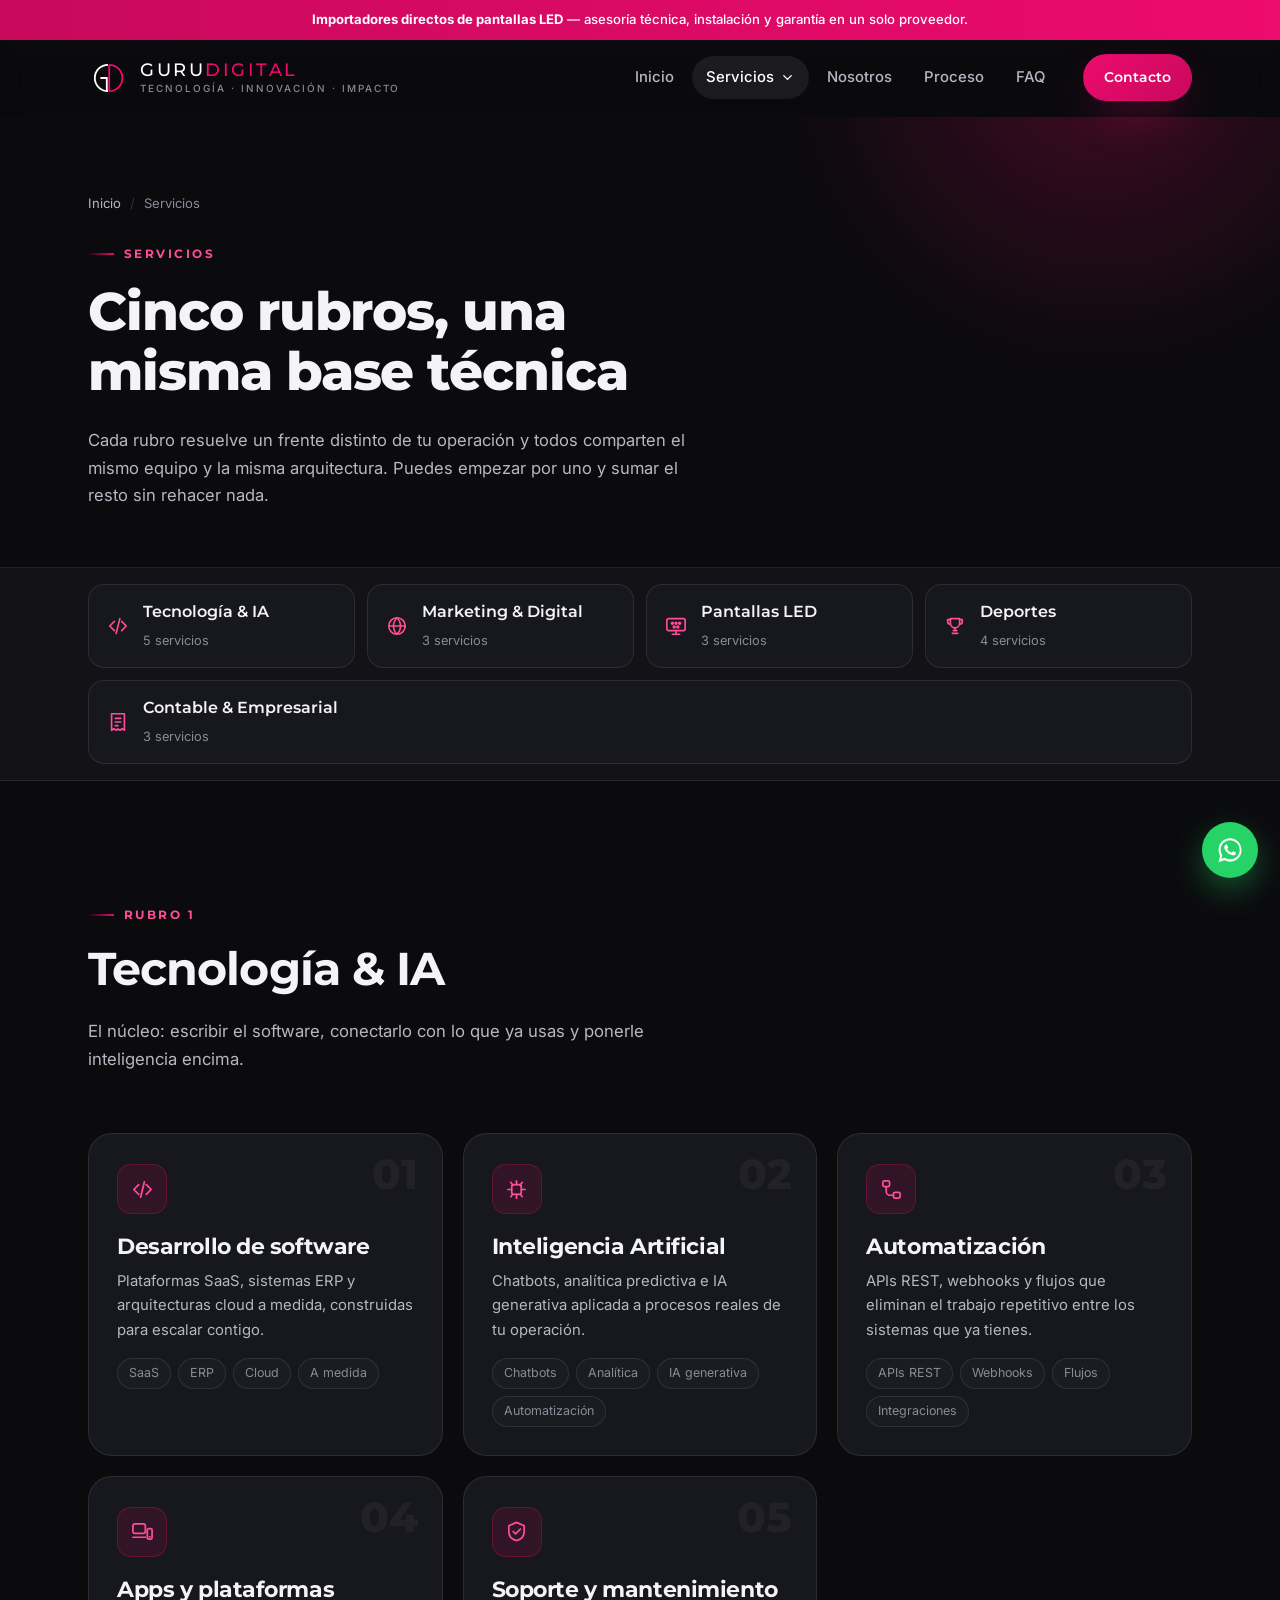
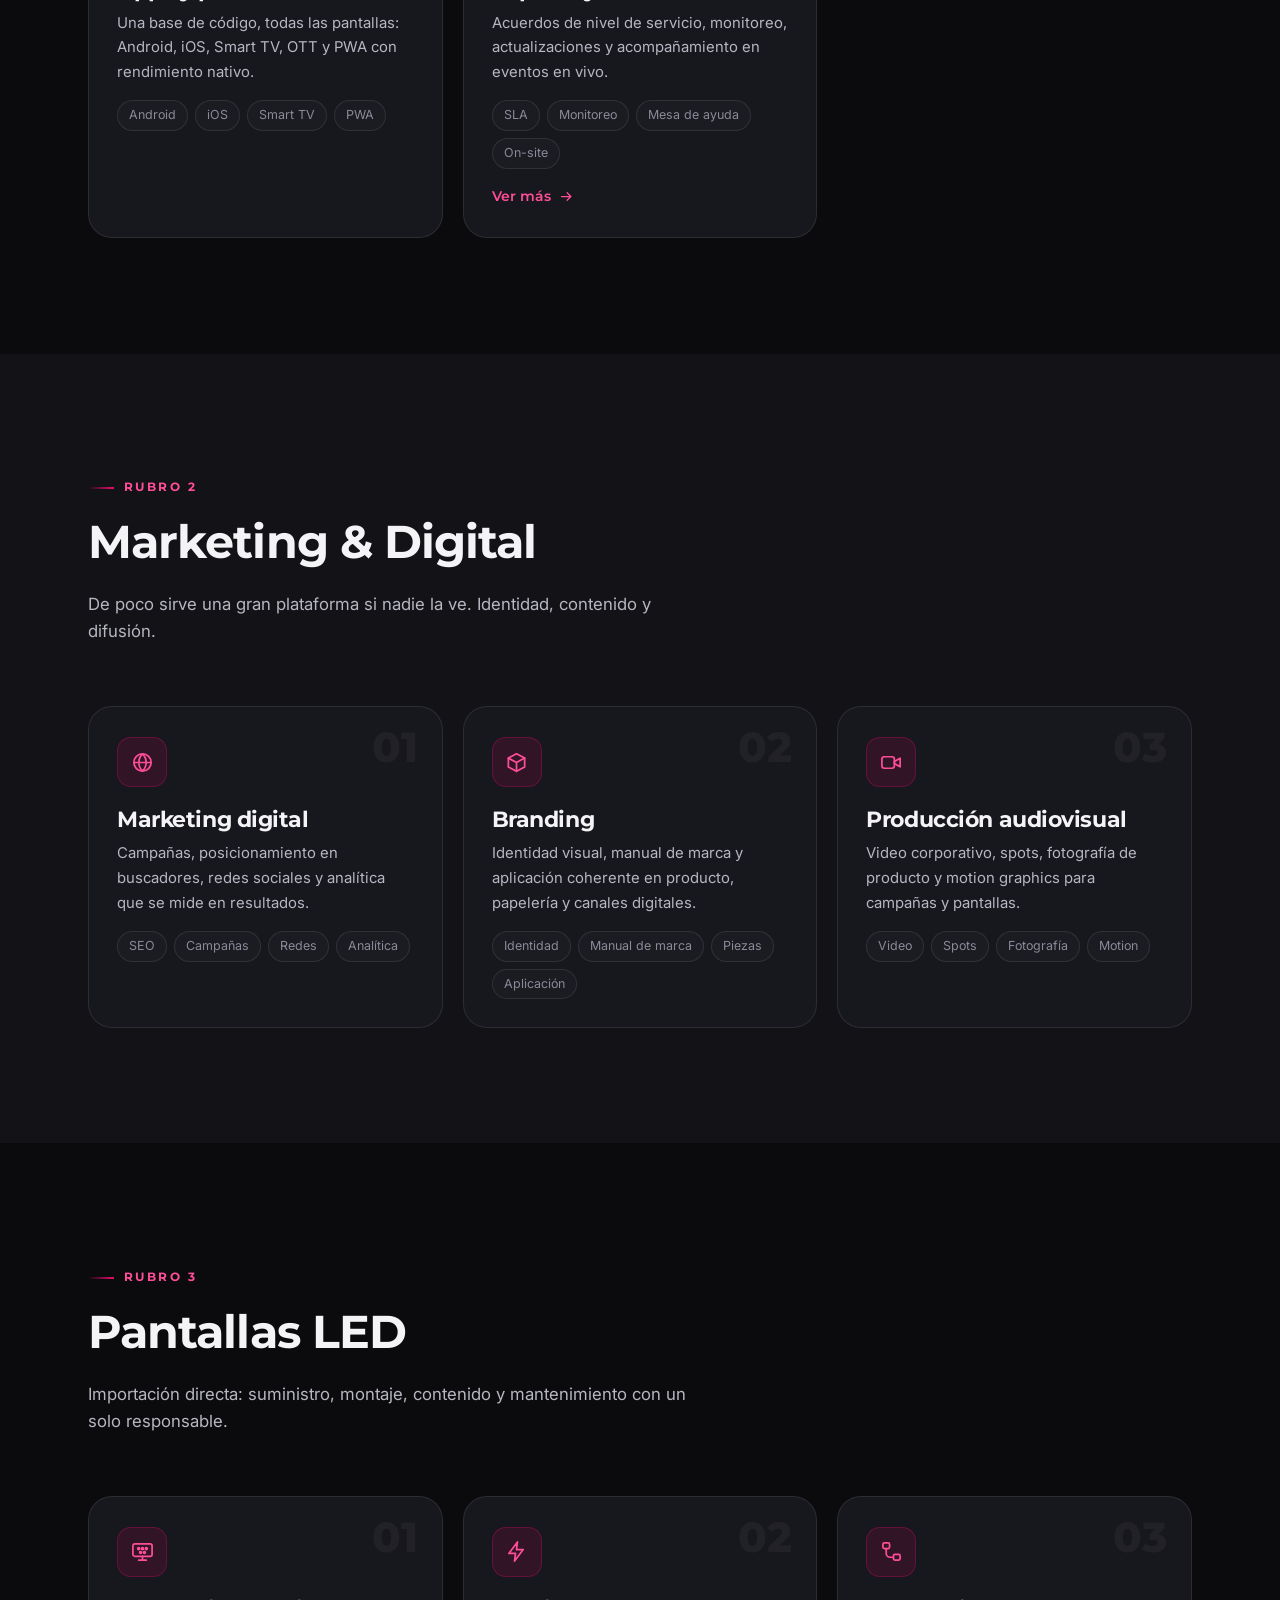
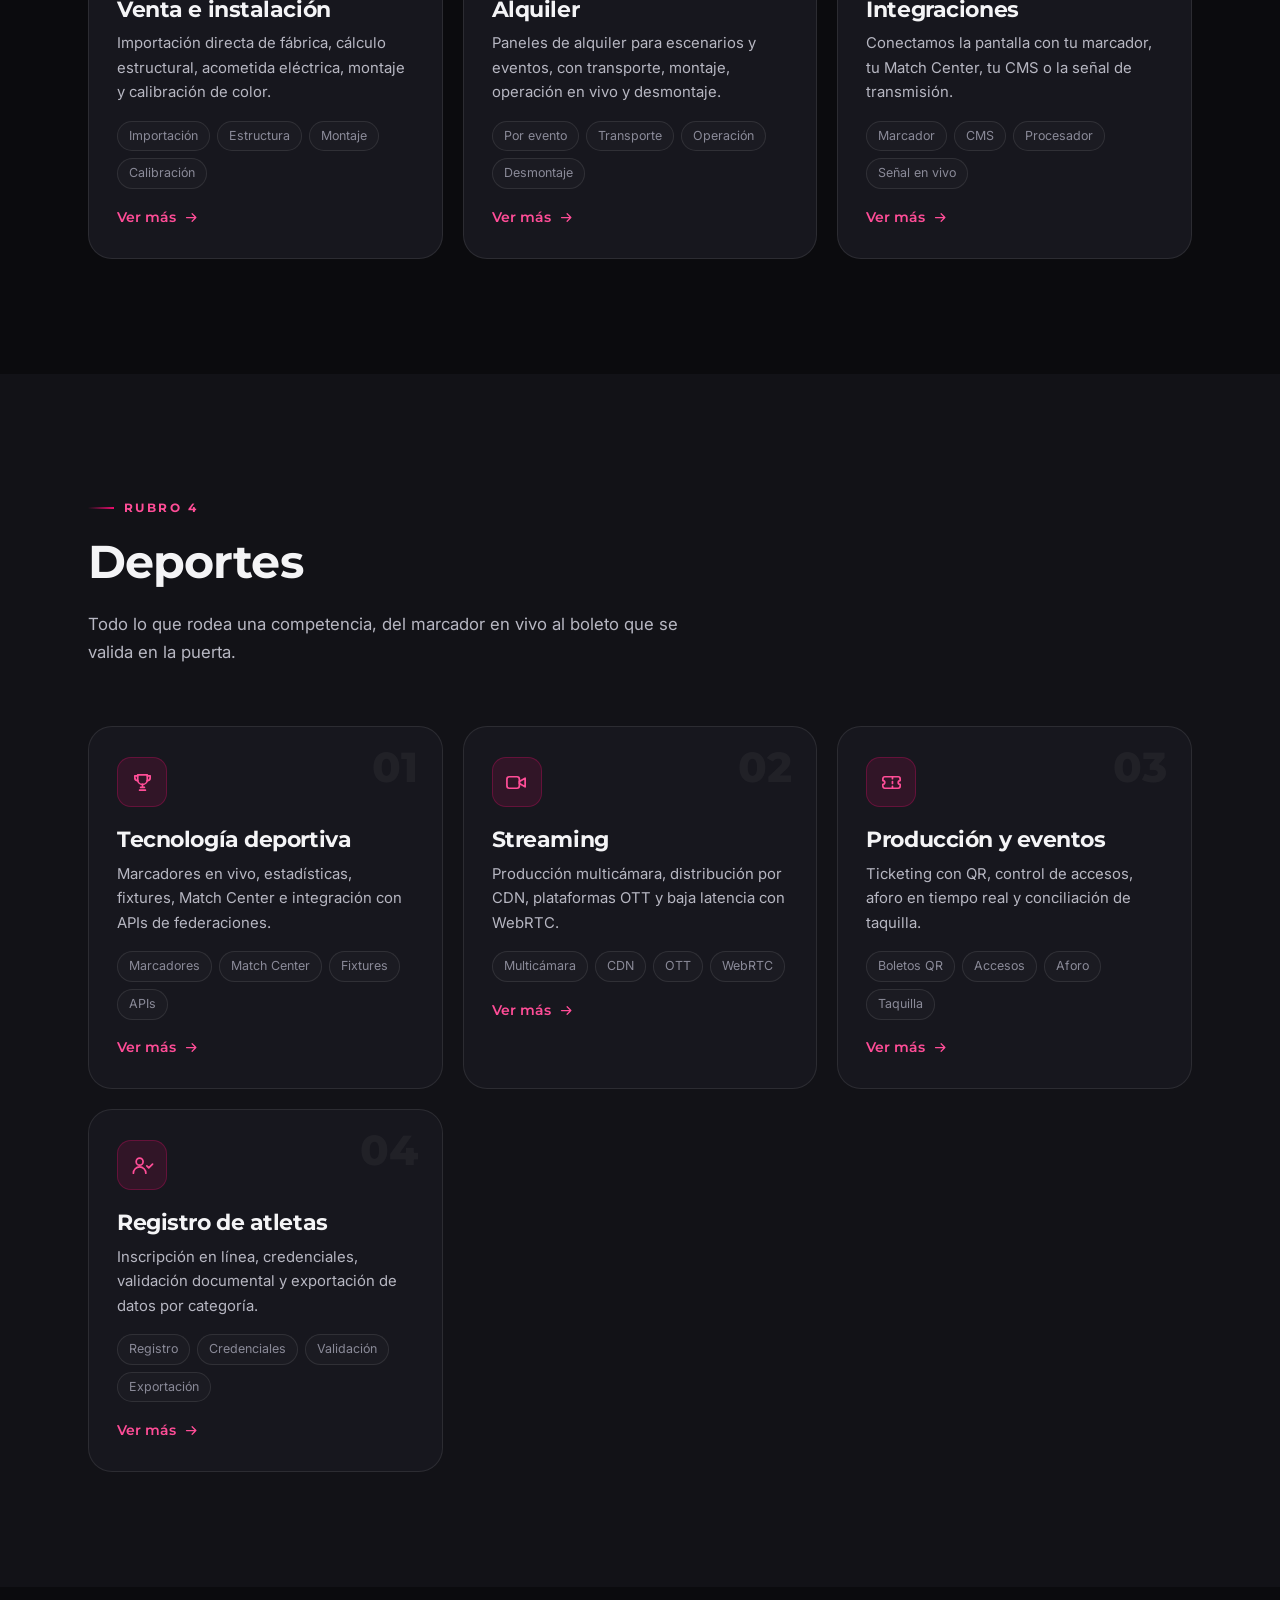
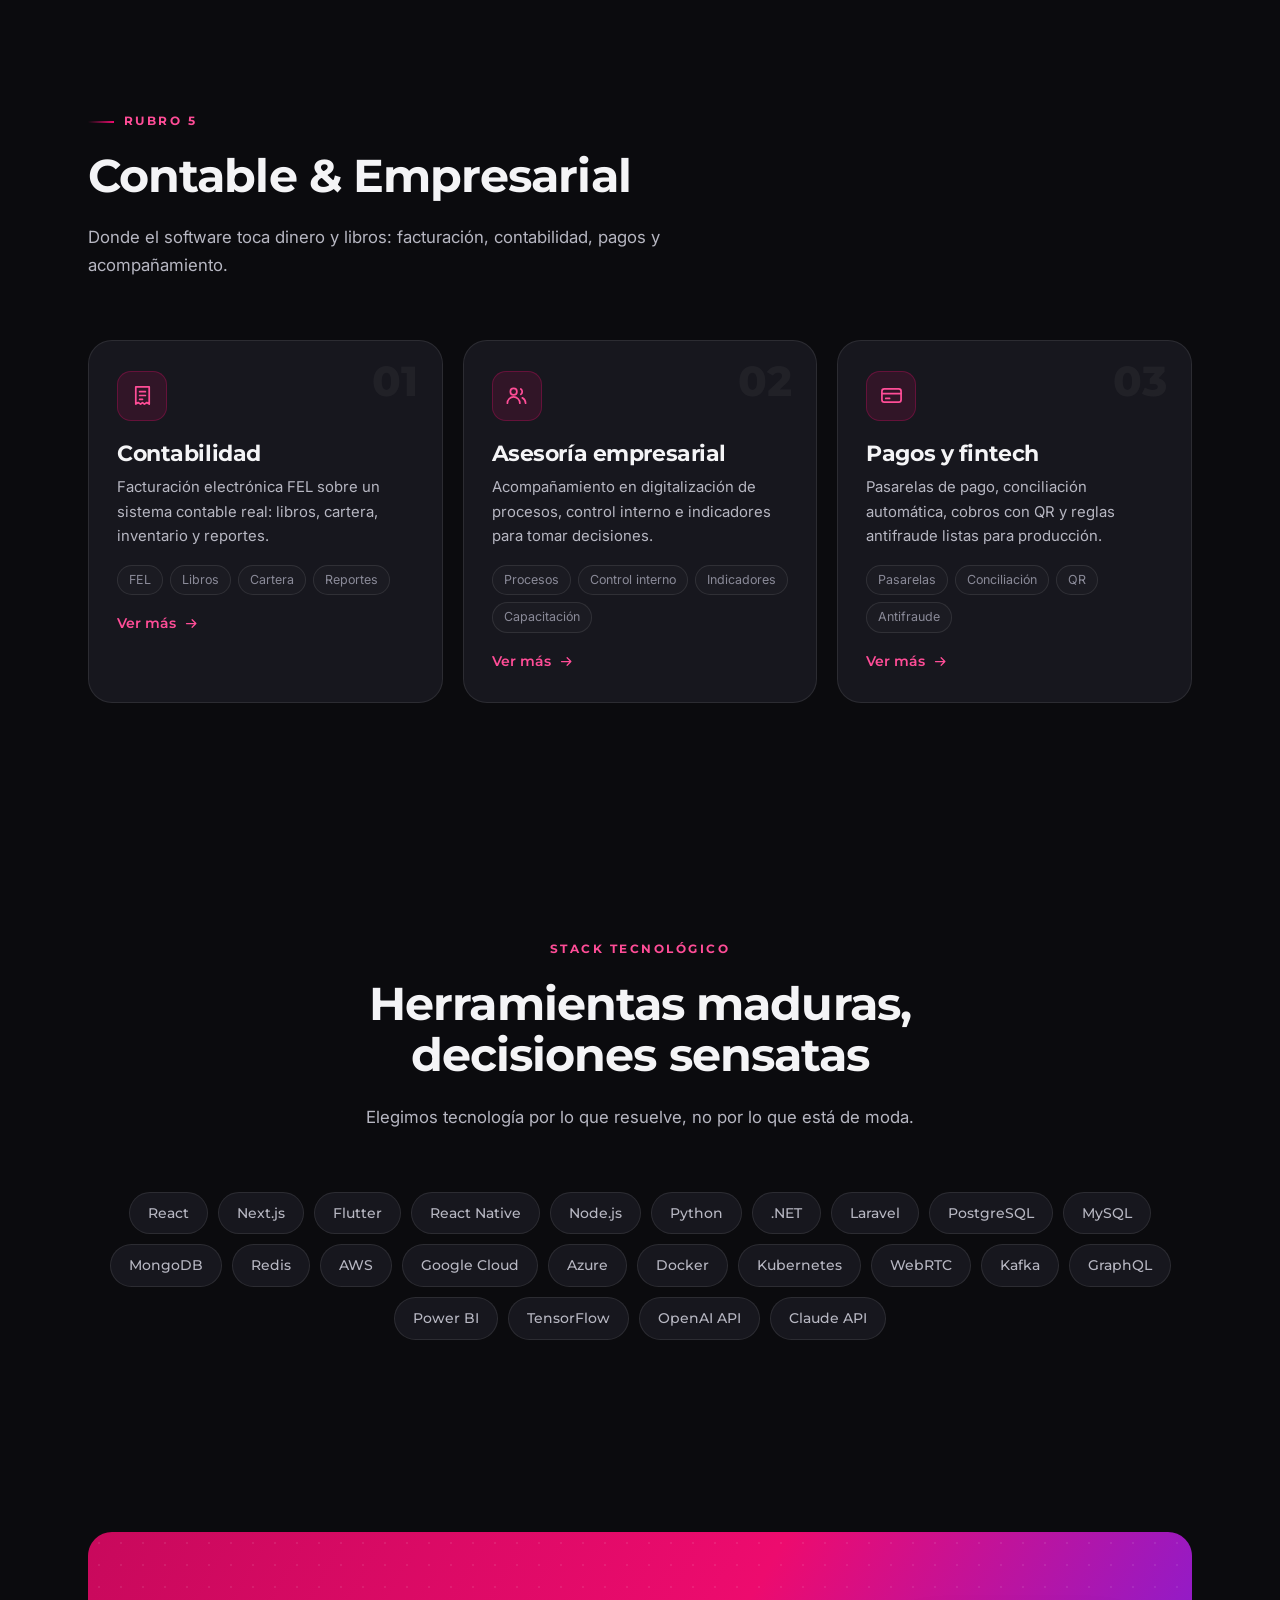
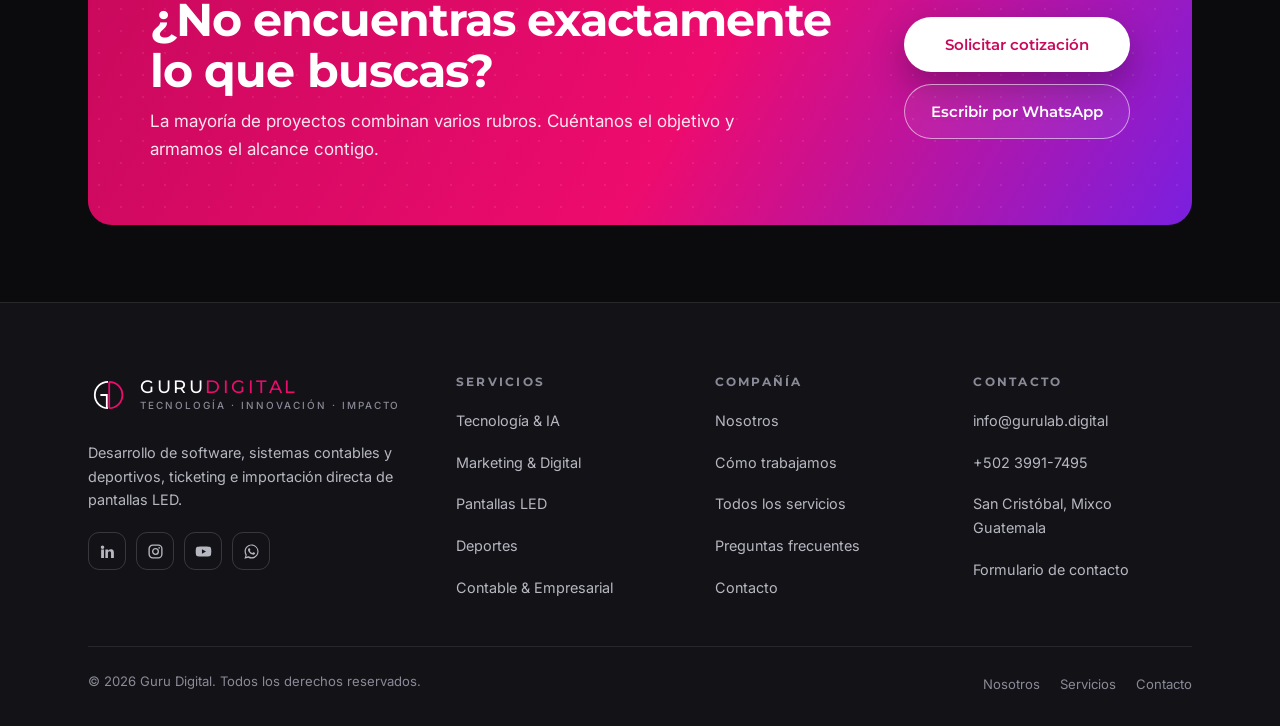
<file: servicios.html>
<!DOCTYPE html>
<html lang="es">
<head>
<meta charset="utf-8">
<meta name="viewport" content="width=device-width, initial-scale=1">
<title>Servicios | Guru Digital</title>
<meta name="description" content="Tecnología e IA, marketing y branding, pantallas LED, tecnología deportiva y soluciones contables y empresariales.">
<meta name="theme-color" content="#0B0B0E">
<meta name="author" content="Guru Digital">
<link rel="canonical" href="https://gurulab.digital/servicios.html">

<meta property="og:type" content="website">
<meta property="og:locale" content="es_GT">
<meta property="og:site_name" content="Guru Digital">
<meta property="og:title" content="Servicios | Guru Digital">
<meta property="og:description" content="Tecnología e IA, marketing y branding, pantallas LED, tecnología deportiva y soluciones contables y empresariales.">
<meta property="og:url" content="https://gurulab.digital/servicios.html">
<meta property="og:image" content="https://gurulab.digital/assets/img/logo.svg">
<meta name="twitter:card" content="summary_large_image">

<link rel="icon" href="assets/img/favicon.svg" type="image/svg+xml">
<link rel="apple-touch-icon" href="assets/img/favicon.svg">

<link rel="preconnect" href="https://fonts.googleapis.com">
<link rel="preconnect" href="https://fonts.gstatic.com" crossorigin>
<link href="https://fonts.googleapis.com/css2?family=Montserrat:wght@400;500;600;700;800&family=Inter:wght@400;500;600&display=swap" rel="stylesheet">
<link rel="stylesheet" href="assets/css/styles.css">

<script type="application/ld+json">
{
  "@context": "https://schema.org",
  "@type": "ProfessionalService",
  "name": "Guru Digital",
  "slogan": "Tecnología · Innovación · Impacto",
  "url": "https://gurulab.digital/",
  "logo": "https://gurulab.digital/assets/img/logo.svg",
  "image": "https://gurulab.digital/assets/img/logo.svg",
  "description": "Desarrollo de software a medida, sistemas contables y deportivos, ticketing, inteligencia artificial y pantallas LED de importación directa.",
  "email": "info@gurulab.digital",
  "telephone": "+502 3991-7495",
  "address": {
    "@type": "PostalAddress",
    "streetAddress": "4.ª Avenida 5-08, Colonia Panorama, Zona 8",
    "addressLocality": "San Cristóbal, Mixco",
    "addressRegion": "Guatemala",
    "addressCountry": "GT"
  },
  "areaServed": [
    {
      "@type": "Country",
      "name": "Guatemala"
    },
    {
      "@type": "Country",
      "name": "El Salvador"
    }
  ],
  "openingHours": "Mo-Fr 08:00-18:00"
}
</script>
</head>
<body>

<a class="skip-link" href="#main">Saltar al contenido</a>

<svg width="0" height="0" style="position:absolute" aria-hidden="true" focusable="false">
  <defs>
    <g id="i-base" fill="none" stroke="currentColor" stroke-width="1.8" stroke-linecap="round" stroke-linejoin="round"></g>
  </defs>
  <symbol id="ico-app" viewBox="0 0 24 24" fill="none" stroke="currentColor" stroke-width="1.8" stroke-linecap="round" stroke-linejoin="round">
    <rect x="2" y="4" width="13" height="10" rx="2"/><path d="M2 18h13"/><rect x="17" y="9" width="5" height="11" rx="1.6"/><path d="M19.2 17.6h.6"/>
  </symbol>
  <symbol id="ico-ai" viewBox="0 0 24 24" fill="none" stroke="currentColor" stroke-width="1.8" stroke-linecap="round" stroke-linejoin="round">
    <rect x="7" y="7" width="10" height="10" rx="2.5"/><path d="M12 3v4M12 17v4M3 12h4M17 12h4M6 4.5 8 7M18 4.5 16 7M6 19.5 8 17M18 19.5 16 17"/>
  </symbol>
  <symbol id="ico-trophy" viewBox="0 0 24 24" fill="none" stroke="currentColor" stroke-width="1.8" stroke-linecap="round" stroke-linejoin="round">
    <path d="M7 4h10v5a5 5 0 0 1-10 0z"/><path d="M17 5h3v2a3 3 0 0 1-3 3M7 5H4v2a3 3 0 0 0 3 3"/><path d="M12 14v3M9 20h6M10 17h4"/>
  </symbol>
  <symbol id="ico-card" viewBox="0 0 24 24" fill="none" stroke="currentColor" stroke-width="1.8" stroke-linecap="round" stroke-linejoin="round">
    <rect x="2" y="5" width="20" height="14" rx="2.5"/><path d="M2 10h20M6 15h4"/>
  </symbol>
  <symbol id="ico-ticket" viewBox="0 0 24 24" fill="none" stroke="currentColor" stroke-width="1.8" stroke-linecap="round" stroke-linejoin="round">
    <path d="M3 8a2 2 0 0 1 2-2h14a2 2 0 0 1 2 2v2a2 2 0 0 0 0 4v2a2 2 0 0 1-2 2H5a2 2 0 0 1-2-2v-2a2 2 0 0 0 0-4z"/><path d="M13 6v2M13 11v2M13 16v2"/>
  </symbol>
  <symbol id="ico-code" viewBox="0 0 24 24" fill="none" stroke="currentColor" stroke-width="1.8" stroke-linecap="round" stroke-linejoin="round">
    <path d="m8 7-5 5 5 5M16 7l5 5-5 5M14 4l-4 16"/>
  </symbol>
  <symbol id="ico-video" viewBox="0 0 24 24" fill="none" stroke="currentColor" stroke-width="1.8" stroke-linecap="round" stroke-linejoin="round">
    <rect x="2" y="6" width="13" height="12" rx="2.5"/><path d="m15 11 6-3.5v9L15 13z"/>
  </symbol>
  <symbol id="ico-usercheck" viewBox="0 0 24 24" fill="none" stroke="currentColor" stroke-width="1.8" stroke-linecap="round" stroke-linejoin="round">
    <circle cx="9" cy="8" r="3.6"/><path d="M2.5 20a6.5 6.5 0 0 1 13 0"/><path d="m16.5 12.5 2 2 4-4"/>
  </symbol>
  <symbol id="ico-invoice" viewBox="0 0 24 24" fill="none" stroke="currentColor" stroke-width="1.8" stroke-linecap="round" stroke-linejoin="round">
    <path d="M5 3h14v18l-2.5-1.6L14 21l-2-1.6L10 21l-2.5-1.6L5 21z"/><path d="M9 8h6M9 12h6M9 16h3"/>
  </symbol>
  <symbol id="ico-flow" viewBox="0 0 24 24" fill="none" stroke="currentColor" stroke-width="1.8" stroke-linecap="round" stroke-linejoin="round">
    <rect x="3" y="3" width="7" height="6" rx="1.6"/><rect x="14" y="15" width="7" height="6" rx="1.6"/><path d="M6.5 9v5a4 4 0 0 0 4 4H14"/>
  </symbol>
  <symbol id="ico-led" viewBox="0 0 24 24" fill="none" stroke="currentColor" stroke-width="1.8" stroke-linecap="round" stroke-linejoin="round">
    <rect x="2" y="4" width="20" height="13" rx="2"/><path d="M8 21h8M12 17v4"/><circle cx="8" cy="9" r="1"/><circle cx="12" cy="9" r="1"/><circle cx="16" cy="9" r="1"/><circle cx="10" cy="13" r="1"/><circle cx="14" cy="13" r="1"/>
  </symbol>
  <symbol id="ico-check" viewBox="0 0 24 24" fill="none" stroke="currentColor" stroke-width="3" stroke-linecap="round" stroke-linejoin="round">
    <path d="m4 12.5 5 5L20 6.5"/>
  </symbol>
  <symbol id="ico-arrow" viewBox="0 0 24 24" fill="none" stroke="currentColor" stroke-width="2" stroke-linecap="round" stroke-linejoin="round">
    <path d="M4 12h15M13 6l6 6-6 6"/>
  </symbol>
  <symbol id="ico-mail" viewBox="0 0 24 24" fill="none" stroke="currentColor" stroke-width="1.8" stroke-linecap="round" stroke-linejoin="round">
    <rect x="2.5" y="5" width="19" height="14" rx="2.5"/><path d="m3 7 9 6 9-6"/>
  </symbol>
  <symbol id="ico-phone" viewBox="0 0 24 24" fill="none" stroke="currentColor" stroke-width="1.8" stroke-linecap="round" stroke-linejoin="round">
    <path d="M4 4h4l2 5-2.5 1.5a12 12 0 0 0 6 6L15 14l5 2v4a13 13 0 0 1-16-16z"/>
  </symbol>
  <symbol id="ico-pin" viewBox="0 0 24 24" fill="none" stroke="currentColor" stroke-width="1.8" stroke-linecap="round" stroke-linejoin="round">
    <path d="M12 21s7-6.2 7-11a7 7 0 1 0-14 0c0 4.8 7 11 7 11z"/><circle cx="12" cy="10" r="2.6"/>
  </symbol>
  <symbol id="ico-clock" viewBox="0 0 24 24" fill="none" stroke="currentColor" stroke-width="1.8" stroke-linecap="round" stroke-linejoin="round">
    <circle cx="12" cy="12" r="9"/><path d="M12 7v5.5l3.5 2"/>
  </symbol>
  <symbol id="ico-shield" viewBox="0 0 24 24" fill="none" stroke="currentColor" stroke-width="1.8" stroke-linecap="round" stroke-linejoin="round">
    <path d="M12 2.5 20 6v6c0 5-3.4 8.4-8 9.5-4.6-1.1-8-4.5-8-9.5V6z"/><path d="m8.5 12 2.5 2.5L16 9.5"/>
  </symbol>
  <symbol id="ico-zap" viewBox="0 0 24 24" fill="none" stroke="currentColor" stroke-width="1.8" stroke-linecap="round" stroke-linejoin="round">
    <path d="M13 2 4 14h7l-1 8 9-12h-7z"/>
  </symbol>
  <symbol id="ico-globe" viewBox="0 0 24 24" fill="none" stroke="currentColor" stroke-width="1.8" stroke-linecap="round" stroke-linejoin="round">
    <circle cx="12" cy="12" r="9"/><path d="M3 12h18M12 3c2.5 2.5 3.8 5.6 3.8 9S14.5 18.5 12 21c-2.5-2.5-3.8-5.6-3.8-9S9.5 5.5 12 3z"/>
  </symbol>
  <symbol id="ico-users" viewBox="0 0 24 24" fill="none" stroke="currentColor" stroke-width="1.8" stroke-linecap="round" stroke-linejoin="round">
    <circle cx="9" cy="8" r="3.4"/><path d="M2.5 20a6.5 6.5 0 0 1 13 0"/><path d="M16.5 5.2a3.4 3.4 0 0 1 0 5.6M18 14.4a6.5 6.5 0 0 1 3.5 5.6"/>
  </symbol>
  <symbol id="ico-box" viewBox="0 0 24 24" fill="none" stroke="currentColor" stroke-width="1.8" stroke-linecap="round" stroke-linejoin="round">
    <path d="m12 2.8 8.5 4.6v9.2L12 21.2 3.5 16.6V7.4z"/><path d="M3.5 7.4 12 12l8.5-4.6M12 12v9.2"/>
  </symbol>
  <symbol id="ico-wa" viewBox="0 0 24 24" fill="currentColor">
    <path d="M12.04 2C6.6 2 2.2 6.4 2.2 11.84c0 1.94.52 3.76 1.44 5.32L2 22.4l5.4-1.6a9.85 9.85 0 0 0 4.64 1.18h.01c5.44 0 9.84-4.4 9.84-9.84S17.48 2 12.04 2m0 17.98h-.01a8.2 8.2 0 0 1-4.16-1.14l-.3-.18-3.1.92.93-3.02-.2-.31a8.15 8.15 0 0 1-1.25-4.36c0-4.52 3.68-8.19 8.2-8.19a8.14 8.14 0 0 1 8.18 8.2c0 4.52-3.67 8.08-8.29 8.08m4.5-6.1c-.25-.12-1.46-.72-1.69-.8-.22-.09-.39-.13-.55.12s-.63.8-.77.96c-.14.17-.28.19-.53.06a6.7 6.7 0 0 1-3.34-2.92c-.25-.43.25-.4.72-1.33.08-.17.04-.31-.02-.43s-.55-1.33-.76-1.82c-.2-.47-.4-.4-.55-.41h-.47c-.16 0-.43.06-.65.31s-.86.84-.86 2.05.88 2.38 1 2.54c.13.17 1.73 2.64 4.2 3.7 1.56.68 2.17.73 2.95.62.47-.07 1.46-.6 1.66-1.18s.21-1.08.15-1.18c-.06-.11-.23-.17-.48-.29"/>
  </symbol>
  <symbol id="ico-in" viewBox="0 0 24 24" fill="currentColor">
    <path d="M4.98 3.5a2.5 2.5 0 1 1 0 5 2.5 2.5 0 0 1 0-5M3 9h4v12H3zM9 9h3.8v1.7h.05c.53-1 1.83-2.05 3.77-2.05C20.5 8.65 21 11 21 14.1V21h-4v-6.1c0-1.45-.03-3.3-2.02-3.3-2.02 0-2.33 1.57-2.33 3.2V21H9z"/>
  </symbol>
  <symbol id="ico-ig" viewBox="0 0 24 24" fill="none" stroke="currentColor" stroke-width="1.9">
    <rect x="3" y="3" width="18" height="18" rx="5"/><circle cx="12" cy="12" r="4"/><circle cx="17.2" cy="6.8" r="1.2" fill="currentColor" stroke="none"/>
  </symbol>
  <symbol id="ico-yt" viewBox="0 0 24 24" fill="currentColor">
    <path d="M22.5 7.2a2.7 2.7 0 0 0-1.9-1.9C18.9 4.8 12 4.8 12 4.8s-6.9 0-8.6.5A2.7 2.7 0 0 0 1.5 7.2C1 8.9 1 12 1 12s0 3.1.5 4.8a2.7 2.7 0 0 0 1.9 1.9c1.7.5 8.6.5 8.6.5s6.9 0 8.6-.5a2.7 2.7 0 0 0 1.9-1.9c.5-1.7.5-4.8.5-4.8s0-3.1-.5-4.8M9.8 15.3V8.7l5.7 3.3z"/>
  </symbol>
</svg>

<div class="topbar">
  <strong>Importadores directos de pantallas LED</strong> — asesoría técnica, instalación y garantía en un solo proveedor.
</div>

<header class="header" id="header">
  <div class="container header__inner">
    <a class="logo" href="index.html" aria-label="Guru Digital — inicio">
      <img class="logo__mark" src="assets/img/logo-inverse.svg" alt="" width="40" height="40">
      <span class="logo__text">
        <span class="logo__word">GURU<span>DIGITAL</span></span>
        <span class="logo__tag">Tecnología · Innovación · Impacto</span>
      </span>
    </a>

    <button class="nav-toggle" id="navToggle" aria-expanded="false" aria-controls="nav" aria-label="Abrir menú">
      <span></span>
    </button>

    <nav class="nav" id="nav" aria-label="Navegación principal">
      <ul class="nav__list">
        <li class="nav__item"><a class="nav__link" href="index.html">Inicio</a></li>
        <li class="nav__item nav__item--menu">
          <button class="nav__link nav__link--toggle is-active" id="serviciosBtn"
                  aria-expanded="false" aria-controls="serviciosMenu">
            Servicios
            <svg class="nav__chevron" aria-hidden="true" viewBox="0 0 24 24" fill="none"
                 stroke="currentColor" stroke-width="2.2" stroke-linecap="round" stroke-linejoin="round">
              <path d="m6 9 6 6 6-6"/>
            </svg>
          </button>

          <div class="megamenu" id="serviciosMenu" hidden>
            <div class="container megamenu__inner">
              <div class="megamenu__col">
                <a class="megamenu__title" href="servicios.html#tecnologia">
                  <svg aria-hidden="true"><use href="#ico-code"></use></svg>
                  Tecnología & IA
                </a>
                <ul>
                  <li><a href="servicios.html#software">Desarrollo de software</a></li>
                  <li><a href="servicios.html#ia">Inteligencia Artificial</a></li>
                  <li><a href="servicios.html#automatizacion">Automatización</a></li>
                  <li><a href="servicios.html#apps">Apps y plataformas</a></li>
                </ul>
              </div>
              <div class="megamenu__col">
                <a class="megamenu__title" href="servicios.html#marketing">
                  <svg aria-hidden="true"><use href="#ico-globe"></use></svg>
                  Marketing & Digital
                </a>
                <ul>
                  <li><a href="servicios.html#marketing-digital">Marketing digital</a></li>
                  <li><a href="servicios.html#branding">Branding</a></li>
                  <li><a href="servicios.html#audiovisual">Producción audiovisual</a></li>
                </ul>
              </div>
              <div class="megamenu__col">
                <a class="megamenu__title" href="pantallas-led.html">
                  <svg aria-hidden="true"><use href="#ico-led"></use></svg>
                  Pantallas LED
                </a>
                <ul>
                  <li><a href="pantallas-led.html#venta">Venta e instalación</a></li>
                  <li><a href="pantallas-led.html#alquiler">Alquiler</a></li>
                  <li><a href="pantallas-led.html#integraciones">Integraciones</a></li>
                </ul>
              </div>
              <div class="megamenu__col">
                <a class="megamenu__title" href="deportes.html">
                  <svg aria-hidden="true"><use href="#ico-trophy"></use></svg>
                  Deportes
                </a>
                <ul>
                  <li><a href="deportes.html#marcadores">Tecnología deportiva</a></li>
                  <li><a href="deportes.html#streaming">Streaming</a></li>
                  <li><a href="deportes.html#eventos">Producción y eventos</a></li>
                </ul>
              </div>
              <div class="megamenu__col">
                <a class="megamenu__title" href="contable.html">
                  <svg aria-hidden="true"><use href="#ico-invoice"></use></svg>
                  Contable & Empresarial
                </a>
                <ul>
                  <li><a href="contable.html#contabilidad">Contabilidad</a></li>
                  <li><a href="contable.html#asesoria">Asesoría empresarial</a></li>
                </ul>
              </div>
            </div>
          </div>
        </li>
        <li class="nav__item"><a class="nav__link" href="nosotros.html">Nosotros</a></li>
        <li class="nav__item"><a class="nav__link" href="proceso.html">Proceso</a></li>
        <li class="nav__item"><a class="nav__link" href="faq.html">FAQ</a></li>
      </ul>
      <a class="btn btn--primary btn--sm" href="contacto.html">Contacto</a>
    </nav>

    <a class="btn btn--primary btn--sm header__cta" href="contacto.html">Contacto</a>
  </div>
</header>

<main id="main">
<section class="page-hero">
  <div class="page-hero__bg"></div>
  <div class="container page-hero__inner">
    <nav class="breadcrumb" aria-label="Ruta de navegación">
      <a href="index.html">Inicio</a><span aria-hidden="true">/</span><span>Servicios</span>
    </nav>
    <span class="eyebrow">Servicios</span>
    <h1>Cinco rubros, una misma base técnica</h1>
    <p>Cada rubro resuelve un frente distinto de tu operación y todos comparten el mismo equipo y la misma arquitectura. Puedes empezar por uno y sumar el resto sin rehacer nada.</p>
  </div>
</section>

<nav class="rubro-nav" aria-label="Rubros de servicio">
  <div class="container">
    <a class="rubro-nav__link" href="#tecnologia">
      <svg aria-hidden="true"><use href="#ico-code"></use></svg>
      <span><b>Tecnología & IA</b><small>5 servicios</small></span>
    </a>
    <a class="rubro-nav__link" href="#marketing">
      <svg aria-hidden="true"><use href="#ico-globe"></use></svg>
      <span><b>Marketing & Digital</b><small>3 servicios</small></span>
    </a>
    <a class="rubro-nav__link" href="#led">
      <svg aria-hidden="true"><use href="#ico-led"></use></svg>
      <span><b>Pantallas LED</b><small>3 servicios</small></span>
    </a>
    <a class="rubro-nav__link" href="#deportes">
      <svg aria-hidden="true"><use href="#ico-trophy"></use></svg>
      <span><b>Deportes</b><small>4 servicios</small></span>
    </a>
    <a class="rubro-nav__link" href="#contable">
      <svg aria-hidden="true"><use href="#ico-invoice"></use></svg>
      <span><b>Contable & Empresarial</b><small>3 servicios</small></span>
    </a>
  </div>
</nav>

<section class="section" id="tecnologia">
  <div class="container">
    <div class="section-head reveal">
      <span class="eyebrow">Rubro 1</span>
      <h2>Tecnología & IA</h2>
      <p>El núcleo: escribir el software, conectarlo con lo que ya usas y ponerle inteligencia encima.</p>
    </div>

    <div class="services-grid">
      <article class="card reveal" id="software">
        <span class="card__num" aria-hidden="true">01</span>
        <span class="card__ico"><svg aria-hidden="true"><use href="#ico-code"></use></svg></span>
        <h3>Desarrollo de software</h3>
        <p>Plataformas SaaS, sistemas ERP y arquitecturas cloud a medida, construidas para escalar contigo.</p>
        <ul class="tags"><li>SaaS</li><li>ERP</li><li>Cloud</li><li>A medida</li></ul>
      </article>

      <article class="card reveal" id="ia">
        <span class="card__num" aria-hidden="true">02</span>
        <span class="card__ico"><svg aria-hidden="true"><use href="#ico-ai"></use></svg></span>
        <h3>Inteligencia Artificial</h3>
        <p>Chatbots, analítica predictiva e IA generativa aplicada a procesos reales de tu operación.</p>
        <ul class="tags"><li>Chatbots</li><li>Analítica</li><li>IA generativa</li><li>Automatización</li></ul>
      </article>

      <article class="card reveal" id="automatizacion">
        <span class="card__num" aria-hidden="true">03</span>
        <span class="card__ico"><svg aria-hidden="true"><use href="#ico-flow"></use></svg></span>
        <h3>Automatización</h3>
        <p>APIs REST, webhooks y flujos que eliminan el trabajo repetitivo entre los sistemas que ya tienes.</p>
        <ul class="tags"><li>APIs REST</li><li>Webhooks</li><li>Flujos</li><li>Integraciones</li></ul>
      </article>

      <article class="card reveal" id="apps">
        <span class="card__num" aria-hidden="true">04</span>
        <span class="card__ico"><svg aria-hidden="true"><use href="#ico-app"></use></svg></span>
        <h3>Apps y plataformas</h3>
        <p>Una base de código, todas las pantallas: Android, iOS, Smart TV, OTT y PWA con rendimiento nativo.</p>
        <ul class="tags"><li>Android</li><li>iOS</li><li>Smart TV</li><li>PWA</li></ul>
      </article>

      <article class="card reveal" id="soporte">
        <span class="card__num" aria-hidden="true">05</span>
        <span class="card__ico"><svg aria-hidden="true"><use href="#ico-shield"></use></svg></span>
        <h3>Soporte y mantenimiento</h3>
        <p>Acuerdos de nivel de servicio, monitoreo, actualizaciones y acompañamiento en eventos en vivo.</p>
        <ul class="tags"><li>SLA</li><li>Monitoreo</li><li>Mesa de ayuda</li><li>On-site</li></ul>
        <a class="card__more" href="proceso.html">Ver más <svg aria-hidden="true"><use href="#ico-arrow"></use></svg></a>
      </article>
    </div>
  </div>
</section>

<section class="section section--alt" id="marketing">
  <div class="container">
    <div class="section-head reveal">
      <span class="eyebrow">Rubro 2</span>
      <h2>Marketing & Digital</h2>
      <p>De poco sirve una gran plataforma si nadie la ve. Identidad, contenido y difusión.</p>
    </div>

    <div class="services-grid">
      <article class="card reveal" id="marketing-digital">
        <span class="card__num" aria-hidden="true">01</span>
        <span class="card__ico"><svg aria-hidden="true"><use href="#ico-globe"></use></svg></span>
        <h3>Marketing digital</h3>
        <p>Campañas, posicionamiento en buscadores, redes sociales y analítica que se mide en resultados.</p>
        <ul class="tags"><li>SEO</li><li>Campañas</li><li>Redes</li><li>Analítica</li></ul>
      </article>

      <article class="card reveal" id="branding">
        <span class="card__num" aria-hidden="true">02</span>
        <span class="card__ico"><svg aria-hidden="true"><use href="#ico-box"></use></svg></span>
        <h3>Branding</h3>
        <p>Identidad visual, manual de marca y aplicación coherente en producto, papelería y canales digitales.</p>
        <ul class="tags"><li>Identidad</li><li>Manual de marca</li><li>Piezas</li><li>Aplicación</li></ul>
      </article>

      <article class="card reveal" id="audiovisual">
        <span class="card__num" aria-hidden="true">03</span>
        <span class="card__ico"><svg aria-hidden="true"><use href="#ico-video"></use></svg></span>
        <h3>Producción audiovisual</h3>
        <p>Video corporativo, spots, fotografía de producto y motion graphics para campañas y pantallas.</p>
        <ul class="tags"><li>Video</li><li>Spots</li><li>Fotografía</li><li>Motion</li></ul>
      </article>
    </div>
  </div>
</section>

<section class="section" id="led">
  <div class="container">
    <div class="section-head reveal">
      <span class="eyebrow">Rubro 3</span>
      <h2>Pantallas LED</h2>
      <p>Importación directa: suministro, montaje, contenido y mantenimiento con un solo responsable.</p>
    </div>

    <div class="services-grid">
      <article class="card reveal" id="venta">
        <span class="card__num" aria-hidden="true">01</span>
        <span class="card__ico"><svg aria-hidden="true"><use href="#ico-led"></use></svg></span>
        <h3>Venta e instalación</h3>
        <p>Importación directa de fábrica, cálculo estructural, acometida eléctrica, montaje y calibración de color.</p>
        <ul class="tags"><li>Importación</li><li>Estructura</li><li>Montaje</li><li>Calibración</li></ul>
        <a class="card__more" href="pantallas-led.html#venta">Ver más <svg aria-hidden="true"><use href="#ico-arrow"></use></svg></a>
      </article>

      <article class="card reveal" id="alquiler">
        <span class="card__num" aria-hidden="true">02</span>
        <span class="card__ico"><svg aria-hidden="true"><use href="#ico-zap"></use></svg></span>
        <h3>Alquiler</h3>
        <p>Paneles de alquiler para escenarios y eventos, con transporte, montaje, operación en vivo y desmontaje.</p>
        <ul class="tags"><li>Por evento</li><li>Transporte</li><li>Operación</li><li>Desmontaje</li></ul>
        <a class="card__more" href="pantallas-led.html#alquiler">Ver más <svg aria-hidden="true"><use href="#ico-arrow"></use></svg></a>
      </article>

      <article class="card reveal" id="integraciones">
        <span class="card__num" aria-hidden="true">03</span>
        <span class="card__ico"><svg aria-hidden="true"><use href="#ico-flow"></use></svg></span>
        <h3>Integraciones</h3>
        <p>Conectamos la pantalla con tu marcador, tu Match Center, tu CMS o la señal de transmisión.</p>
        <ul class="tags"><li>Marcador</li><li>CMS</li><li>Procesador</li><li>Señal en vivo</li></ul>
        <a class="card__more" href="pantallas-led.html#integraciones">Ver más <svg aria-hidden="true"><use href="#ico-arrow"></use></svg></a>
      </article>
    </div>
  </div>
</section>

<section class="section section--alt" id="deportes">
  <div class="container">
    <div class="section-head reveal">
      <span class="eyebrow">Rubro 4</span>
      <h2>Deportes</h2>
      <p>Todo lo que rodea una competencia, del marcador en vivo al boleto que se valida en la puerta.</p>
    </div>

    <div class="services-grid">
      <article class="card reveal" id="deportivos">
        <span class="card__num" aria-hidden="true">01</span>
        <span class="card__ico"><svg aria-hidden="true"><use href="#ico-trophy"></use></svg></span>
        <h3>Tecnología deportiva</h3>
        <p>Marcadores en vivo, estadísticas, fixtures, Match Center e integración con APIs de federaciones.</p>
        <ul class="tags"><li>Marcadores</li><li>Match Center</li><li>Fixtures</li><li>APIs</li></ul>
        <a class="card__more" href="deportes.html#marcadores">Ver más <svg aria-hidden="true"><use href="#ico-arrow"></use></svg></a>
      </article>

      <article class="card reveal" id="streaming">
        <span class="card__num" aria-hidden="true">02</span>
        <span class="card__ico"><svg aria-hidden="true"><use href="#ico-video"></use></svg></span>
        <h3>Streaming</h3>
        <p>Producción multicámara, distribución por CDN, plataformas OTT y baja latencia con WebRTC.</p>
        <ul class="tags"><li>Multicámara</li><li>CDN</li><li>OTT</li><li>WebRTC</li></ul>
        <a class="card__more" href="deportes.html#streaming">Ver más <svg aria-hidden="true"><use href="#ico-arrow"></use></svg></a>
      </article>

      <article class="card reveal" id="eventos">
        <span class="card__num" aria-hidden="true">03</span>
        <span class="card__ico"><svg aria-hidden="true"><use href="#ico-ticket"></use></svg></span>
        <h3>Producción y eventos</h3>
        <p>Ticketing con QR, control de accesos, aforo en tiempo real y conciliación de taquilla.</p>
        <ul class="tags"><li>Boletos QR</li><li>Accesos</li><li>Aforo</li><li>Taquilla</li></ul>
        <a class="card__more" href="deportes.html#eventos">Ver más <svg aria-hidden="true"><use href="#ico-arrow"></use></svg></a>
      </article>

      <article class="card reveal" id="atletas">
        <span class="card__num" aria-hidden="true">04</span>
        <span class="card__ico"><svg aria-hidden="true"><use href="#ico-usercheck"></use></svg></span>
        <h3>Registro de atletas</h3>
        <p>Inscripción en línea, credenciales, validación documental y exportación de datos por categoría.</p>
        <ul class="tags"><li>Registro</li><li>Credenciales</li><li>Validación</li><li>Exportación</li></ul>
        <a class="card__more" href="deportes.html#atletas">Ver más <svg aria-hidden="true"><use href="#ico-arrow"></use></svg></a>
      </article>
    </div>
  </div>
</section>

<section class="section" id="contable">
  <div class="container">
    <div class="section-head reveal">
      <span class="eyebrow">Rubro 5</span>
      <h2>Contable & Empresarial</h2>
      <p>Donde el software toca dinero y libros: facturación, contabilidad, pagos y acompañamiento.</p>
    </div>

    <div class="services-grid">
      <article class="card reveal" id="contabilidad">
        <span class="card__num" aria-hidden="true">01</span>
        <span class="card__ico"><svg aria-hidden="true"><use href="#ico-invoice"></use></svg></span>
        <h3>Contabilidad</h3>
        <p>Facturación electrónica FEL sobre un sistema contable real: libros, cartera, inventario y reportes.</p>
        <ul class="tags"><li>FEL</li><li>Libros</li><li>Cartera</li><li>Reportes</li></ul>
        <a class="card__more" href="contable.html#contabilidad">Ver más <svg aria-hidden="true"><use href="#ico-arrow"></use></svg></a>
      </article>

      <article class="card reveal" id="asesoria">
        <span class="card__num" aria-hidden="true">02</span>
        <span class="card__ico"><svg aria-hidden="true"><use href="#ico-users"></use></svg></span>
        <h3>Asesoría empresarial</h3>
        <p>Acompañamiento en digitalización de procesos, control interno e indicadores para tomar decisiones.</p>
        <ul class="tags"><li>Procesos</li><li>Control interno</li><li>Indicadores</li><li>Capacitación</li></ul>
        <a class="card__more" href="contable.html#asesoria">Ver más <svg aria-hidden="true"><use href="#ico-arrow"></use></svg></a>
      </article>

      <article class="card reveal" id="fintech">
        <span class="card__num" aria-hidden="true">03</span>
        <span class="card__ico"><svg aria-hidden="true"><use href="#ico-card"></use></svg></span>
        <h3>Pagos y fintech</h3>
        <p>Pasarelas de pago, conciliación automática, cobros con QR y reglas antifraude listas para producción.</p>
        <ul class="tags"><li>Pasarelas</li><li>Conciliación</li><li>QR</li><li>Antifraude</li></ul>
        <a class="card__more" href="contable.html#fintech">Ver más <svg aria-hidden="true"><use href="#ico-arrow"></use></svg></a>
      </article>
    </div>
  </div>
</section>

<section class="section">
  <div class="container">
    <div class="section-head section-head--center reveal">
      <span class="eyebrow">Stack tecnológico</span>
      <h2>Herramientas maduras, decisiones sensatas</h2>
      <p>Elegimos tecnología por lo que resuelve, no por lo que está de moda.</p>
    </div>
    <div class="stack reveal">
      <span>React</span>
      <span>Next.js</span>
      <span>Flutter</span>
      <span>React Native</span>
      <span>Node.js</span>
      <span>Python</span>
      <span>.NET</span>
      <span>Laravel</span>
      <span>PostgreSQL</span>
      <span>MySQL</span>
      <span>MongoDB</span>
      <span>Redis</span>
      <span>AWS</span>
      <span>Google Cloud</span>
      <span>Azure</span>
      <span>Docker</span>
      <span>Kubernetes</span>
      <span>WebRTC</span>
      <span>Kafka</span>
      <span>GraphQL</span>
      <span>Power BI</span>
      <span>TensorFlow</span>
      <span>OpenAI API</span>
      <span>Claude API</span>
    </div>
  </div>
</section>

<section class="section section--tight">
  <div class="container">
    <div class="cta-band reveal">
      <div>
        <h2>¿No encuentras exactamente lo que buscas?</h2>
        <p>La mayoría de proyectos combinan varios rubros. Cuéntanos el objetivo y armamos el alcance contigo.</p>
      </div>
      <div class="cta-band__actions">
        <a class="btn btn--primary" href="contacto.html">Solicitar cotización</a>
        <a class="btn btn--ghost" href="https://wa.me/50239917495" target="_blank" rel="noopener">Escribir por WhatsApp</a>
      </div>
    </div>
  </div>
</section>
</main>

<footer class="footer">
  <div class="container">
    <div class="footer__grid">
      <div class="footer__about">
        <a class="logo" href="index.html" aria-label="Guru Digital — inicio">
          <img class="logo__mark" src="assets/img/logo-inverse.svg" alt="" width="40" height="40">
          <span class="logo__text">
            <span class="logo__word">GURU<span>DIGITAL</span></span>
            <span class="logo__tag">Tecnología · Innovación · Impacto</span>
          </span>
        </a>
        <p>Desarrollo de software, sistemas contables y deportivos, ticketing e importación directa de pantallas LED.</p>
        <div class="socials">
          <!-- TODO: reemplazar enlaces de redes sociales -->
          <a href="#" aria-label="LinkedIn"><svg aria-hidden="true"><use href="#ico-in"></use></svg></a>
          <a href="#" aria-label="Instagram"><svg aria-hidden="true"><use href="#ico-ig"></use></svg></a>
          <a href="#" aria-label="YouTube"><svg aria-hidden="true"><use href="#ico-yt"></use></svg></a>
          <a href="https://wa.me/50239917495" target="_blank" rel="noopener" aria-label="WhatsApp"><svg aria-hidden="true"><use href="#ico-wa"></use></svg></a>
        </div>
      </div>

      <div>
        <h2 class="footer__h">Servicios</h2>
        <ul>
          <li><a href="servicios.html#tecnologia">Tecnología &amp; IA</a></li>
          <li><a href="servicios.html#marketing">Marketing &amp; Digital</a></li>
          <li><a href="pantallas-led.html">Pantallas LED</a></li>
          <li><a href="deportes.html">Deportes</a></li>
          <li><a href="contable.html">Contable &amp; Empresarial</a></li>
        </ul>
      </div>

      <div>
        <h2 class="footer__h">Compañía</h2>
        <ul>
          <li><a href="nosotros.html">Nosotros</a></li>
          <li><a href="proceso.html">Cómo trabajamos</a></li>
          <li><a href="servicios.html">Todos los servicios</a></li>
          <li><a href="faq.html">Preguntas frecuentes</a></li>
          <li><a href="contacto.html">Contacto</a></li>
        </ul>
      </div>

      <div>
        <h2 class="footer__h">Contacto</h2>
        <ul>
          <li><a href="mailto:info@gurulab.digital">info@gurulab.digital</a></li>
          <li><a href="tel:+50239917495">+502 3991-7495</a></li>
          <li><span>San Cristóbal, Mixco<br>Guatemala</span></li>
          <li><a href="contacto.html">Formulario de contacto</a></li>
        </ul>
      </div>
    </div>

    <div class="footer__bottom">
      <span>&copy; <span id="year">2026</span> Guru Digital. Todos los derechos reservados.</span>
      <nav aria-label="Enlaces legales">
        <a href="nosotros.html">Nosotros</a>
        <a href="servicios.html">Servicios</a>
        <a href="contacto.html">Contacto</a>
      </nav>
    </div>
  </div>
</footer>

<a class="wa" href="https://wa.me/50239917495" target="_blank" rel="noopener" aria-label="Escríbenos por WhatsApp">
  <svg aria-hidden="true"><use href="#ico-wa"></use></svg>
</a>

<script src="assets/js/main.js" defer></script>
</body>
</html>
</file>
<file: assets/css/styles.css>
/* =========================================================
   GURU DIGITAL — Hoja de estilos principal
   Tecnología · Innovación · Impacto
   ========================================================= */

/* ---------- 1. Tokens ---------- */
:root {
  --brand: #ED0B6E;
  --brand-600: #C8095C;
  --brand-300: #FF4D97;
  --brand-glow: rgba(237, 11, 110, .45);

  --surface-0: #0B0B0E;
  --surface-1: #121217;
  --surface-2: #17171E;
  --surface-3: #1E1E27;

  --text: #F4F4F6;
  --text-soft: #B7B7C2;
  --text-mute: #8A8A98;

  --line: rgba(255, 255, 255, .09);
  --line-strong: rgba(255, 255, 255, .16);

  --radius-s: 10px;
  --radius: 16px;
  --radius-l: 24px;

  --shadow-s: 0 2px 10px rgba(0, 0, 0, .35);
  --shadow: 0 18px 50px rgba(0, 0, 0, .45);
  --shadow-brand: 0 18px 46px -12px var(--brand-glow);

  --font-display: "Montserrat", "Segoe UI", system-ui, sans-serif;
  --font-body: "Inter", "Segoe UI", system-ui, -apple-system, sans-serif;

  --maxw: 1200px;
  --gutter: clamp(20px, 5vw, 48px);
  --section-y: clamp(72px, 9vw, 128px);

  --ease: cubic-bezier(.22, .61, .36, 1);
}

/* ---------- 2. Base ---------- */
*, *::before, *::after { box-sizing: border-box; }

html {
  scroll-behavior: smooth;
  scroll-padding-top: 96px;
  -webkit-text-size-adjust: 100%;
}

body {
  margin: 0;
  background: var(--surface-0);
  color: var(--text);
  font-family: var(--font-body);
  font-size: 17px;
  line-height: 1.65;
  -webkit-font-smoothing: antialiased;
  overflow-x: hidden;
}

img, svg { max-width: 100%; display: block; }
a { color: inherit; text-decoration: none; }
button { font: inherit; cursor: pointer; }

h1, h2, h3, h4 {
  font-family: var(--font-display);
  font-weight: 700;
  line-height: 1.12;
  letter-spacing: -.02em;
  margin: 0 0 .5em;
}
h1 { font-size: clamp(2.4rem, 5.4vw, 4.15rem); font-weight: 800; }
h2 { font-size: clamp(1.9rem, 3.6vw, 3rem); }
h3 { font-size: clamp(1.15rem, 1.7vw, 1.4rem); }
p  { margin: 0 0 1.1em; color: var(--text-soft); }

::selection { background: var(--brand); color: #fff; }

:focus-visible {
  outline: 2px solid var(--brand-300);
  outline-offset: 3px;
  border-radius: 6px;
}

.skip-link {
  position: absolute; left: -9999px; top: 12px; z-index: 999;
  background: var(--brand-600); color: #fff; padding: 12px 18px; border-radius: 8px;
}
.skip-link:focus { left: 12px; }

/* ---------- 3. Layout ---------- */
.container {
  width: 100%;
  max-width: var(--maxw);
  margin-inline: auto;
  padding-inline: var(--gutter);
}
.section { padding-block: var(--section-y); position: relative; }
.section--tight { padding-block: clamp(52px, 6vw, 84px); }
.section--alt { background: var(--surface-1); }

.section-head { max-width: 760px; margin-bottom: clamp(36px, 5vw, 60px); }
.section-head--center { margin-inline: auto; text-align: center; }
.section-head p { font-size: 1.05rem; max-width: 56ch; }
.section-head p:last-child { margin-bottom: 0; }
.section-head--center p { margin-inline: auto; }
.split__copy p { max-width: 56ch; }

.eyebrow {
  display: inline-flex; align-items: center; gap: 10px;
  font-family: var(--font-display);
  font-size: .78rem; font-weight: 700;
  letter-spacing: .2em; text-transform: uppercase;
  color: var(--brand-300);
  margin-bottom: 18px;
}
.eyebrow::before {
  content: ""; width: 26px; height: 2px;
  background: linear-gradient(90deg, transparent, var(--brand));
}
.section-head--center .eyebrow::before { display: none; }

.grad {
  background: linear-gradient(100deg, var(--brand-300), var(--brand) 55%, #FF7AB8);
  -webkit-background-clip: text; background-clip: text; color: transparent;
}

/* ---------- 4. Botones ---------- */
.btn {
  display: inline-flex; align-items: center; justify-content: center; gap: 10px;
  padding: 14px 26px;
  border-radius: 999px;
  border: 1px solid transparent;
  font-family: var(--font-display);
  font-weight: 600; font-size: .95rem;
  transition: transform .25s var(--ease), box-shadow .25s var(--ease),
              background-color .25s var(--ease), border-color .25s var(--ease), color .25s var(--ease);
  white-space: nowrap;
}
.btn:hover { transform: translateY(-2px); }
.btn:active { transform: translateY(0); }

.btn--primary {
  background: linear-gradient(135deg, var(--brand), var(--brand-600));
  color: #fff;
  box-shadow: var(--shadow-brand);
}
.btn--primary:hover { box-shadow: 0 22px 54px -10px var(--brand-glow); }

.btn--ghost {
  background: rgba(255, 255, 255, .04);
  border-color: var(--line-strong);
  color: var(--text);
}
.btn--ghost:hover { background: rgba(255, 255, 255, .09); border-color: rgba(255,255,255,.3); }

.btn--sm { padding: 11px 20px; font-size: .88rem; }
.btn svg { width: 17px; height: 17px; }

/* ---------- 5. Topbar + Header ---------- */
.topbar {
  background: linear-gradient(90deg, var(--brand-600), var(--brand));
  color: #fff;
  font-size: .82rem;
  text-align: center;
  padding: 9px var(--gutter);
  font-weight: 500;
}
.topbar strong { font-weight: 700; }

.header {
  position: sticky; top: 0; z-index: 100;
  background: rgba(11, 11, 14, .72);
  backdrop-filter: blur(14px);
  -webkit-backdrop-filter: blur(14px);
  border-bottom: 1px solid transparent;
  transition: border-color .3s var(--ease), background-color .3s var(--ease);
}
.header.is-stuck {
  border-bottom-color: var(--line);
  background: rgba(11, 11, 14, .93);
}
.header__inner {
  display: flex; align-items: center; gap: 24px;
  min-height: 76px;
}

.logo { display: inline-flex; align-items: center; gap: 12px; flex-shrink: 0; }
.logo__mark { width: 40px; height: 40px; }
.logo__text { display: flex; flex-direction: column; line-height: 1; }
.logo__word {
  font-family: var(--font-display);
  font-weight: 500; font-size: 1.12rem;
  letter-spacing: .14em; color: #fff;
}
.logo__word span { color: var(--brand); }
.logo__tag {
  font-size: .62rem; letter-spacing: .2em; color: var(--text-mute);
  margin-top: 5px; text-transform: uppercase; font-weight: 500;
}

.nav { margin-left: auto; }
.nav__list {
  display: flex; align-items: center; gap: 4px;
  list-style: none; margin: 0; padding: 0;
}
.nav__link {
  display: block;
  padding: 9px 14px;
  border-radius: 999px;
  font-size: .93rem; font-weight: 500;
  color: var(--text-soft);
  transition: color .2s var(--ease), background-color .2s var(--ease);
}
.nav__link:hover, .nav__link.is-active { color: #fff; background: rgba(255,255,255,.07); }

.header__cta { flex-shrink: 0; }
.nav > .btn { display: none; }

/* ---------- Desplegable de Servicios ---------- */
/* El panel se posiciona contra el header (sticky), no contra el <li>,
   para poder ocupar todo el ancho de la cabecera. */
.nav__item--menu { position: static; }

.nav__link--toggle {
  display: inline-flex; align-items: center; gap: 6px;
  background: none; border: 0;
  font-family: inherit;
}
.nav__chevron {
  width: 15px; height: 15px;
  transition: transform .25s var(--ease);
}
.nav__link--toggle[aria-expanded="true"] { color: #fff; background: rgba(255,255,255,.07); }
.nav__link--toggle[aria-expanded="true"] .nav__chevron { transform: rotate(180deg); }

.megamenu[hidden] { display: none; }
.megamenu {
  position: absolute;
  left: 0; right: 0; top: 100%;
  background: var(--surface-1);
  border-top: 1px solid var(--line);
  border-bottom: 1px solid var(--line);
  box-shadow: var(--shadow);
  padding-block: 30px 34px;
  animation: megaIn .22s var(--ease);
}
@keyframes megaIn {
  from { opacity: 0; transform: translateY(-8px); }
  to   { opacity: 1; transform: none; }
}
.megamenu__inner {
  display: grid;
  grid-template-columns: repeat(5, minmax(0, 1fr));
  gap: 26px;
}
.megamenu__col { min-width: 0; }
.megamenu__title {
  display: flex; align-items: center; gap: 9px;
  font-family: var(--font-display); font-weight: 700;
  font-size: .82rem; letter-spacing: .1em; text-transform: uppercase;
  color: var(--brand-300);
  padding-bottom: 12px; margin-bottom: 12px;
  border-bottom: 1px solid var(--line);
  transition: color .2s var(--ease);
}
.megamenu__title:hover { color: #fff; }
.megamenu__title svg { width: 17px; height: 17px; flex-shrink: 0; }
.megamenu__col ul { list-style: none; margin: 0; padding: 0; display: grid; gap: 2px; }
.megamenu__col a:not(.megamenu__title) {
  display: block;
  padding: 8px 10px;
  margin-left: -10px;
  border-radius: 9px;
  font-size: .92rem; color: var(--text-soft);
  transition: color .2s var(--ease), background-color .2s var(--ease);
}
.megamenu__col a:not(.megamenu__title):hover {
  color: #fff; background: rgba(255,255,255,.06);
}

.nav-toggle {
  display: none;
  width: 44px; height: 44px;
  border: 1px solid var(--line-strong);
  background: rgba(255,255,255,.04);
  border-radius: 12px;
  align-items: center; justify-content: center;
  margin-left: auto;
}
.nav-toggle span {
  display: block; width: 18px; height: 2px; background: #fff; border-radius: 2px;
  position: relative; transition: .3s var(--ease);
}
.nav-toggle span::before, .nav-toggle span::after {
  content: ""; position: absolute; left: 0; width: 18px; height: 2px;
  background: #fff; border-radius: 2px; transition: .3s var(--ease);
}
.nav-toggle span::before { top: -6px; }
.nav-toggle span::after  { top: 6px; }
.nav-toggle[aria-expanded="true"] span { background: transparent; }
.nav-toggle[aria-expanded="true"] span::before { top: 0; transform: rotate(45deg); }
.nav-toggle[aria-expanded="true"] span::after  { top: 0; transform: rotate(-45deg); }

/* ---------- 6. Hero ---------- */
.hero {
  position: relative;
  padding-block: clamp(64px, 8vw, 112px) clamp(56px, 7vw, 96px);
  overflow: hidden;
}
.hero__bg { position: absolute; inset: 0; z-index: 0; pointer-events: none; }
.hero__bg::before {
  content: ""; position: absolute;
  width: 780px; height: 780px; top: -340px; right: -220px;
  background: radial-gradient(circle, rgba(237,11,110,.30), transparent 62%);
  filter: blur(28px);
}
.hero__bg::after {
  content: ""; position: absolute;
  width: 620px; height: 620px; bottom: -320px; left: -240px;
  background: radial-gradient(circle, rgba(120,60,255,.16), transparent 64%);
  filter: blur(24px);
}
.hero__grid-lines {
  position: absolute; inset: 0;
  background-image:
    linear-gradient(rgba(255,255,255,.045) 1px, transparent 1px),
    linear-gradient(90deg, rgba(255,255,255,.045) 1px, transparent 1px);
  background-size: 64px 64px;
  mask-image: radial-gradient(ellipse 90% 70% at 50% 0%, #000 30%, transparent 78%);
  -webkit-mask-image: radial-gradient(ellipse 90% 70% at 50% 0%, #000 30%, transparent 78%);
}
.hero__inner {
  position: relative; z-index: 1;
  display: grid; grid-template-columns: 1.08fr .92fr;
  gap: clamp(32px, 5vw, 72px); align-items: center;
}
.hero__badge {
  display: inline-flex; align-items: center; gap: 10px;
  padding: 7px 14px 7px 7px;
  border: 1px solid var(--line-strong);
  border-radius: 999px;
  background: rgba(255,255,255,.03);
  font-size: .82rem; color: var(--text-soft);
  margin-bottom: 26px;
}
.hero__badge b {
  background: var(--brand-600); color: #fff;
  padding: 3px 11px; border-radius: 999px;
  font-size: .76rem; font-weight: 700; letter-spacing: .08em; text-transform: uppercase;
}
.hero h1 { margin-bottom: 22px; }
.hero__lead {
  font-size: clamp(1.03rem, 1.4vw, 1.18rem);
  max-width: 56ch; color: var(--text-soft);
}
.hero__actions { display: flex; flex-wrap: wrap; gap: 14px; margin-top: 34px; }

.hero__stats {
  display: grid; grid-template-columns: repeat(3, minmax(0, 1fr));
  gap: 8px; margin-top: 48px;
  border-top: 1px solid var(--line); padding-top: 28px;
  max-width: 560px;
}
.stat__num {
  font-family: var(--font-display); font-weight: 800;
  font-size: clamp(1.6rem, 2.6vw, 2.15rem);
  color: #fff; line-height: 1;
}
.stat__num span { color: var(--brand); }
.stat__label { font-size: .82rem; color: var(--text-mute); margin-top: 8px; display: block; }

.hero__visual { position: relative; }
.led-panel {
  position: relative;
  border-radius: var(--radius-l);
  border: 1px solid var(--line-strong);
  background: linear-gradient(160deg, var(--surface-2), #0D0D12);
  padding: 18px;
  box-shadow: var(--shadow);
}
.led-panel::after {
  content: ""; position: absolute; inset: 0;
  border-radius: inherit; pointer-events: none;
  background: linear-gradient(140deg, rgba(255,255,255,.10), transparent 42%);
}
.led-screen {
  aspect-ratio: 16 / 11;
  border-radius: 14px;
  background: #08080B;
  display: grid;
  grid-template-columns: repeat(22, 1fr);
  grid-auto-rows: 1fr;
  gap: 3px;
  padding: 12px;
  overflow: hidden;
}
.led-dot {
  aspect-ratio: 1;
  align-self: center;
  justify-self: center;
  width: 100%;
  border-radius: 50%;
  background: rgba(255,255,255,.055);
  animation: ledPulse 3.6s var(--ease) infinite;
}
.led-dot.on   { background: var(--brand); box-shadow: 0 0 8px var(--brand-glow); }
.led-dot.warm { background: #FF7AB8; box-shadow: 0 0 8px rgba(255,122,184,.5); }
.led-dot.cool { background: #FFFFFF; box-shadow: 0 0 8px rgba(255,255,255,.35); }
@keyframes ledPulse { 0%, 100% { opacity: .35; } 50% { opacity: 1; } }

.led-panel__meta {
  display: flex; align-items: center; justify-content: space-between;
  gap: 12px; margin-top: 16px; padding: 0 4px;
  font-size: .78rem; color: var(--text-mute);
}
.led-panel__meta b { color: var(--text); font-weight: 600; }
.pill-live { display: inline-flex; align-items: center; gap: 7px; color: #fff; font-weight: 600; }
.pill-live::before {
  content: ""; width: 8px; height: 8px; border-radius: 50%;
  background: #2BD98A; box-shadow: 0 0 0 0 rgba(43,217,138,.7);
  animation: livePulse 2s infinite;
}
@keyframes livePulse {
  70%  { box-shadow: 0 0 0 9px rgba(43,217,138,0); }
  100% { box-shadow: 0 0 0 0 rgba(43,217,138,0); }
}

.hero__float {
  position: absolute; left: -30px; bottom: -50px; max-width: 320px;
  background: var(--surface-3);
  border: 1px solid var(--line-strong);
  border-radius: var(--radius);
  padding: 14px 18px;
  box-shadow: var(--shadow);
  display: flex; align-items: center; gap: 14px;
}
.hero__float .ico {
  width: 38px; height: 38px; border-radius: 11px; flex-shrink: 0;
  background: linear-gradient(135deg, var(--brand), var(--brand-600));
  display: grid; place-items: center; color: #fff;
}
.hero__float .ico svg { width: 19px; height: 19px; }
.hero__float b { display: block; font-size: .92rem; font-family: var(--font-display); }
.hero__float small { color: var(--text-mute); font-size: .76rem; }

/* ---------- 7. Marquee ---------- */
.marquee {
  border-block: 1px solid var(--line);
  background: var(--surface-1);
  padding: 18px 0;
  overflow: hidden;
  -webkit-mask-image: linear-gradient(90deg, transparent, #000 12%, #000 88%, transparent);
  mask-image: linear-gradient(90deg, transparent, #000 12%, #000 88%, transparent);
}
.marquee__track {
  display: flex; gap: 56px; width: max-content;
  animation: scrollX 34s linear infinite;
}
.marquee:hover .marquee__track { animation-play-state: paused; }
.marquee__item {
  display: inline-flex; align-items: center; gap: 12px;
  font-family: var(--font-display); font-weight: 600;
  font-size: .92rem; letter-spacing: .04em;
  color: var(--text-mute); white-space: nowrap;
}
.marquee__item::before {
  content: ""; width: 6px; height: 6px; border-radius: 50%; background: var(--brand);
}
@keyframes scrollX { to { transform: translateX(-50%); } }

/* ---------- 8. Servicios ---------- */
.services-grid {
  display: grid;
  grid-template-columns: repeat(auto-fit, minmax(300px, 1fr));
  gap: 20px;
}
.card {
  position: relative;
  background: var(--surface-2);
  border: 1px solid var(--line);
  border-radius: var(--radius-l);
  padding: 30px 28px 28px;
  overflow: hidden;
  transition: transform .35s var(--ease), border-color .35s var(--ease), background-color .35s var(--ease);
}
.card::before {
  content: ""; position: absolute; inset: 0 0 auto; height: 2px;
  background: linear-gradient(90deg, var(--brand), transparent);
  opacity: 0; transition: opacity .35s var(--ease);
}
.card:hover { transform: translateY(-6px); border-color: var(--line-strong); background: var(--surface-3); }
.card:hover::before { opacity: 1; }

.card__num {
  position: absolute; top: 20px; right: 24px;
  font-family: var(--font-display); font-weight: 800; font-size: 2.6rem;
  color: rgba(255,255,255,.045); line-height: 1;
}
.card__ico {
  width: 50px; height: 50px; border-radius: 14px;
  background: rgba(237,11,110,.12);
  border: 1px solid rgba(237,11,110,.28);
  display: grid; place-items: center;
  color: var(--brand-300);
  margin-bottom: 20px;
  transition: background-color .35s var(--ease), color .35s var(--ease), border-color .35s var(--ease);
}
.card:hover .card__ico { background: var(--brand); color: #fff; border-color: var(--brand); }
.card__ico svg { width: 23px; height: 23px; }
.card h3 { margin-bottom: 10px; }
.card p { font-size: .93rem; margin-bottom: 16px; }

.tags { display: flex; flex-wrap: wrap; gap: 7px; list-style: none; margin: 0; padding: 0; }
.tags li {
  font-size: .78rem; color: var(--text-mute);
  border: 1px solid var(--line); border-radius: 999px;
  padding: 4px 11px; background: rgba(255,255,255,.02);
}

/* ---------- 9. Bloques split ---------- */
.split {
  display: grid; grid-template-columns: 1fr 1fr;
  gap: clamp(32px, 5vw, 72px); align-items: center;
}
.split--reverse .split__media { order: -1; }

.feature-list { list-style: none; margin: 26px 0 0; padding: 0; display: grid; gap: 14px; }
.feature-list li {
  display: flex; gap: 13px; align-items: flex-start;
  font-size: .96rem; color: var(--text-soft);
}
.feature-list .chk {
  flex-shrink: 0; width: 22px; height: 22px; margin-top: 2px;
  border-radius: 7px; background: rgba(237,11,110,.14);
  border: 1px solid rgba(237,11,110,.3);
  display: grid; place-items: center; color: var(--brand-300);
}
.feature-list .chk svg { width: 12px; height: 12px; }
.feature-list b { color: var(--text); font-weight: 600; }

.spec-grid { display: grid; grid-template-columns: repeat(2, 1fr); gap: 14px; }
.spec {
  background: var(--surface-2); border: 1px solid var(--line);
  border-radius: var(--radius); padding: 22px;
}
.spec b {
  display: block; font-family: var(--font-display); font-weight: 800;
  font-size: 1.5rem; color: #fff; margin-bottom: 4px;
}
.spec b em { font-style: normal; color: var(--brand); }
.spec span { font-size: .84rem; color: var(--text-mute); }

/* Marcador deportivo */
.scoreboard {
  background: linear-gradient(160deg, var(--surface-3), #0D0D12);
  border: 1px solid var(--line-strong);
  border-radius: var(--radius-l);
  padding: clamp(20px, 3vw, 30px);
  box-shadow: var(--shadow);
}
.scoreboard__top {
  display: flex; justify-content: space-between; align-items: center;
  font-size: .76rem; letter-spacing: .16em; text-transform: uppercase;
  color: var(--text-mute); border-bottom: 1px solid var(--line);
  padding-bottom: 14px; margin-bottom: 22px;
}
.scoreboard__row { display: grid; grid-template-columns: 1fr auto 1fr; align-items: center; gap: 16px; }
.team { display: grid; justify-items: center; gap: 12px; }
.team__crest {
  width: 56px; height: 56px; border-radius: 16px;
  display: grid; place-items: center;
  font-family: var(--font-display); font-weight: 800; font-size: 1.1rem; color: #fff;
}
.team--home .team__crest { background: linear-gradient(135deg, var(--brand), var(--brand-600)); }
.team--away .team__crest { background: linear-gradient(135deg, #3A3A46, #202028); }
.team__name { font-family: var(--font-display); font-weight: 600; font-size: .95rem; }
.scoreboard__score {
  font-family: var(--font-display); font-weight: 800;
  font-size: clamp(2.4rem, 5vw, 3.4rem); letter-spacing: -.04em;
  display: flex; align-items: center; gap: 14px;
}
.scoreboard__score i { font-style: normal; color: var(--text-mute); font-size: 1.6rem; }
.scoreboard__meta {
  display: grid; grid-template-columns: repeat(3, 1fr); gap: 10px;
  margin-top: 24px; padding-top: 20px; border-top: 1px solid var(--line);
  text-align: center;
}
.scoreboard__meta b { display: block; font-family: var(--font-display); font-size: 1.05rem; }
.scoreboard__meta span { font-size: .76rem; color: var(--text-mute); letter-spacing: .1em; text-transform: uppercase; }

/* Ticket */
.ticket {
  background: var(--surface-2); border: 1px solid var(--line-strong);
  border-radius: var(--radius); padding: 20px 22px;
  display: flex; align-items: center; gap: 20px; margin-top: 18px;
  box-shadow: var(--shadow-s);
}
.ticket__qr {
  width: 66px; height: 66px; flex-shrink: 0; border-radius: 8px;
  background:
    conic-gradient(#0B0B0E 25%, #fff 0 50%, #0B0B0E 0 75%, #fff 0) 0 0 / 13px 13px;
  border: 3px solid #fff;
}
.ticket__info b { display: block; font-family: var(--font-display); font-size: .98rem; }
.ticket__info span { font-size: .8rem; color: var(--text-mute); }
.ticket__status {
  margin-left: auto; flex-shrink: 0;
  font-size: .78rem; font-weight: 700; letter-spacing: .1em; text-transform: uppercase;
  color: #2BD98A; background: rgba(43,217,138,.12);
  border: 1px solid rgba(43,217,138,.3); border-radius: 999px; padding: 6px 13px;
}

/* Factura */
.invoice {
  background: var(--surface-2); border: 1px solid var(--line);
  border-radius: var(--radius-l); padding: 26px; box-shadow: var(--shadow);
}
.invoice__head {
  display: flex; justify-content: space-between; align-items: flex-start; gap: 16px;
  padding-bottom: 18px; border-bottom: 1px solid var(--line); margin-bottom: 18px;
}
.invoice__head b { font-family: var(--font-display); font-size: 1.05rem; }
.invoice__head span { display: block; font-size: .78rem; color: var(--text-mute); }
.badge-ok {
  font-size: .76rem; font-weight: 700; letter-spacing: .1em; text-transform: uppercase;
  color: #2BD98A; background: rgba(43,217,138,.12);
  border: 1px solid rgba(43,217,138,.3); border-radius: 999px; padding: 5px 11px;
  white-space: nowrap;
}
.invoice__lines { display: grid; gap: 11px; font-size: .88rem; }
.invoice__lines div { display: flex; justify-content: space-between; gap: 16px; color: var(--text-soft); }
.invoice__lines .total {
  border-top: 1px solid var(--line); padding-top: 13px; margin-top: 4px;
  font-family: var(--font-display); font-weight: 700; font-size: 1.05rem; color: #fff;
}
.invoice__lines .total span:last-child { color: var(--brand); }

/* ---------- 10. Proceso ---------- */
.steps {
  display: grid; grid-template-columns: repeat(auto-fit, minmax(220px, 1fr));
  gap: 20px;
}
.step {
  position: relative; padding: 28px 24px;
  border: 1px solid var(--line); border-radius: var(--radius);
  background: var(--surface-2);
}
.step__n {
  width: 38px; height: 38px; border-radius: 50%;
  border: 1px solid var(--brand); color: var(--brand-300);
  display: grid; place-items: center; margin-bottom: 18px;
  font-family: var(--font-display); font-weight: 700; font-size: .9rem;
}
.step h3 { font-size: 1.05rem; margin-bottom: 8px; }
.step p { font-size: .89rem; margin: 0; }

/* ---------- 11. Stack ---------- */
.stack { display: flex; flex-wrap: wrap; gap: 10px; justify-content: center; }
.stack span {
  border: 1px solid var(--line); background: var(--surface-2);
  border-radius: 999px; padding: 9px 18px;
  font-size: .86rem; color: var(--text-soft);
  font-family: var(--font-display); font-weight: 500;
  transition: border-color .25s var(--ease), color .25s var(--ease), transform .25s var(--ease);
}
.stack span:hover { border-color: var(--brand); color: #fff; transform: translateY(-2px); }

/* ---------- 12. Diferenciales ---------- */
.why-grid {
  display: grid; grid-template-columns: repeat(auto-fit, minmax(250px, 1fr)); gap: 1px;
  background: var(--line); border: 1px solid var(--line); border-radius: var(--radius-l);
  overflow: hidden;
}
.why { background: var(--surface-1); padding: 32px 28px; transition: background-color .3s var(--ease); }
.why:hover { background: var(--surface-3); }
.why .ico { color: var(--brand); margin-bottom: 16px; }
.why .ico svg { width: 26px; height: 26px; }
.why h3 { font-size: 1.05rem; margin-bottom: 8px; }
.why p { font-size: .89rem; margin: 0; }

/* ---------- 13. FAQ ---------- */
.faq { max-width: 820px; margin-inline: auto; display: grid; gap: 12px; }
.faq__item {
  border: 1px solid var(--line); border-radius: var(--radius);
  background: var(--surface-2); overflow: hidden;
  transition: border-color .3s var(--ease);
}
.faq__item.is-open { border-color: rgba(237,11,110,.4); }
.faq__q {
  width: 100%; text-align: left; background: none; border: 0; color: var(--text);
  padding: 20px 24px; display: flex; align-items: center; justify-content: space-between; gap: 18px;
  font-family: var(--font-display); font-weight: 600; font-size: 1rem;
}
.faq__q i {
  flex-shrink: 0; width: 26px; height: 26px; border-radius: 50%;
  border: 1px solid var(--line-strong); display: grid; place-items: center;
  font-style: normal; color: var(--brand-300); transition: transform .3s var(--ease);
}
.faq__item.is-open .faq__q i { transform: rotate(45deg); }
.faq__a {
  max-height: 0; overflow: hidden; visibility: hidden;
  transition: max-height .38s var(--ease), visibility 0s linear .38s;
}
.faq__item.is-open .faq__a {
  visibility: visible;
  transition: max-height .38s var(--ease), visibility 0s;
}
.faq__a p { padding: 0 24px 22px; margin: 0; font-size: .93rem; }

/* ---------- 14. CTA + Contacto ---------- */
.cta-band {
  position: relative; overflow: hidden;
  border-radius: var(--radius-l);
  background: linear-gradient(120deg, var(--brand-600), var(--brand) 55%, #7A1FE0);
  padding: clamp(38px, 5vw, 62px);
  display: grid; grid-template-columns: 1.4fr auto; gap: 32px; align-items: center;
}
.cta-band::after {
  content: ""; position: absolute; inset: 0;
  background-image: radial-gradient(rgba(255,255,255,.16) 1px, transparent 1px);
  background-size: 22px 22px; opacity: .5; pointer-events: none;
}
.cta-band > * { position: relative; z-index: 1; }
.cta-band h2 { color: #fff; margin-bottom: 10px; }
.cta-band p { color: rgba(255,255,255,.9); margin: 0; max-width: 54ch; }
.cta-band .btn--primary { background: #fff; color: var(--brand-600); box-shadow: 0 14px 34px rgba(0,0,0,.28); }
.cta-band .btn--ghost { border-color: rgba(255,255,255,.55); color: #fff; background: rgba(255,255,255,.06); }
.cta-band .btn--ghost:hover { background: rgba(255,255,255,.18); }
.cta-band__actions { display: flex; flex-direction: column; gap: 12px; }

.contact {
  display: grid; grid-template-columns: .85fr 1.15fr;
  gap: clamp(32px, 5vw, 64px); align-items: start;
}
.contact-info { display: grid; gap: 22px; }
.contact-item { display: flex; gap: 16px; align-items: flex-start; }
.contact-item .ico {
  width: 44px; height: 44px; flex-shrink: 0; border-radius: 13px;
  background: rgba(237,11,110,.12); border: 1px solid rgba(237,11,110,.28);
  display: grid; place-items: center; color: var(--brand-300);
}
.contact-item .ico svg { width: 19px; height: 19px; }
.contact-item b { display: block; font-family: var(--font-display); font-size: .95rem; margin-bottom: 2px; }
.contact-item a, .contact-item span { color: var(--text-soft); font-size: .92rem; }
.contact-item a:hover { color: var(--brand-300); }

.form {
  background: var(--surface-2); border: 1px solid var(--line);
  border-radius: var(--radius-l); padding: clamp(24px, 3vw, 36px);
  box-shadow: var(--shadow);
}
.form__row { display: grid; grid-template-columns: 1fr 1fr; gap: 16px; }
.field { display: grid; gap: 7px; margin-bottom: 16px; }
.field label { font-size: .82rem; font-weight: 600; color: var(--text-soft); font-family: var(--font-display); }
.field input, .field select, .field textarea {
  width: 100%; padding: 13px 15px;
  background: var(--surface-0); color: var(--text);
  border: 1px solid var(--line-strong); border-radius: var(--radius-s);
  font-family: var(--font-body); font-size: .94rem;
  transition: border-color .2s var(--ease), box-shadow .2s var(--ease);
}
.field textarea { min-height: 120px; resize: vertical; }
.field input:focus, .field select:focus, .field textarea:focus {
  outline: none; border-color: var(--brand);
  box-shadow: 0 0 0 3px rgba(237,11,110,.18);
}
.field input::placeholder, .field textarea::placeholder { color: #5E5E6C; }
.form .btn { width: 100%; margin-top: 6px; }
.form__note { font-size: .78rem; color: var(--text-mute); margin: 14px 0 0; text-align: center; }
.form__ok {
  display: none; margin-top: 16px; padding: 13px 16px; border-radius: var(--radius-s);
  background: rgba(43,217,138,.1); border: 1px solid rgba(43,217,138,.32);
  color: #7CE9B8; font-size: .88rem;
}
.form__ok.is-visible { display: block; }

/* ---------- 15. Footer ---------- */
.footer {
  background: var(--surface-1);
  border-top: 1px solid var(--line);
  padding-block: clamp(48px, 6vw, 72px) 28px;
}
.footer__grid {
  display: grid; grid-template-columns: 1.5fr 1fr 1fr 1fr;
  gap: 40px; padding-bottom: 42px; border-bottom: 1px solid var(--line);
}
.footer__about p { font-size: .9rem; max-width: 34ch; margin-top: 18px; }
.footer .footer__h {
  font-size: .78rem; letter-spacing: .18em; text-transform: uppercase;
  color: var(--text-mute); margin-bottom: 16px; font-weight: 700;
}
.footer ul { list-style: none; margin: 0; padding: 0; display: grid; gap: 10px; }
.footer ul a, .footer ul span {
  display: inline-block; padding-block: 4px;
  font-size: .9rem; color: var(--text-soft); transition: color .2s var(--ease);
}
.footer ul a:hover { color: var(--brand-300); }
.socials { display: flex; gap: 10px; margin-top: 20px; }
.socials a {
  width: 38px; height: 38px; border-radius: 11px;
  border: 1px solid var(--line-strong); display: grid; place-items: center;
  color: var(--text-soft);
  transition: background-color .25s var(--ease), color .25s var(--ease), border-color .25s var(--ease);
}
.socials a:hover { background: var(--brand); color: #fff; border-color: var(--brand); }
.socials svg { width: 17px; height: 17px; }
.footer__bottom {
  display: flex; flex-wrap: wrap; gap: 14px; justify-content: space-between;
  padding-top: 24px; font-size: .82rem; color: var(--text-mute);
}
.footer__bottom nav { display: flex; gap: 20px; flex-wrap: wrap; }
.footer__bottom nav a { display: inline-block; padding-block: 3px; }

/* WhatsApp flotante */
.wa {
  position: fixed; right: 22px; bottom: 22px; z-index: 90;
  width: 56px; height: 56px; border-radius: 50%;
  background: #25D366; color: #fff;
  display: grid; place-items: center;
  box-shadow: 0 12px 30px rgba(37,211,102,.35);
  transition: transform .25s var(--ease);
}
.wa:hover { transform: scale(1.08); }
.wa svg { width: 28px; height: 28px; }

/* ---------- 16. Reveal ---------- */
.reveal {
  opacity: 0; transform: translateY(22px);
  transition: opacity .7s var(--ease), transform .7s var(--ease);
}
.reveal.is-in { opacity: 1; transform: none; }

/* ---------- 18. Páginas interiores ---------- */
.page-hero {
  position: relative; overflow: hidden;
  padding-block: clamp(48px, 6vw, 84px) clamp(36px, 4.5vw, 60px);
  border-bottom: 1px solid var(--line);
}
.page-hero__bg { position: absolute; inset: 0; pointer-events: none; }
.page-hero__bg::before {
  content: ''; position: absolute;
  width: 720px; height: 720px; top: -420px; right: -180px;
  background: radial-gradient(circle, rgba(237,11,110,.24), transparent 62%);
  filter: blur(28px);
}
.page-hero__inner { position: relative; z-index: 1; }
.page-hero h1 { font-size: clamp(2rem, 4.2vw, 3.3rem); max-width: 18ch; text-wrap: balance; }
.page-hero p { max-width: 62ch; font-size: clamp(1rem, 1.3vw, 1.12rem); margin-bottom: 0; }

.breadcrumb {
  display: flex; flex-wrap: wrap; align-items: center; gap: 9px;
  font-size: .82rem; color: var(--text-mute); margin-bottom: 20px;
}
.breadcrumb a { color: var(--text-soft); }
.breadcrumb a:hover { color: var(--brand-300); }
.breadcrumb span[aria-hidden] { color: var(--line-strong); }

.center-cta { display: flex; justify-content: center; margin-top: clamp(28px, 4vw, 44px); }

.card__more {
  display: inline-flex; align-items: center; gap: 8px;
  margin-top: 16px; min-height: 24px;
  font-family: var(--font-display); font-weight: 600; font-size: .86rem;
  color: var(--brand-300);
  transition: gap .25s var(--ease), color .25s var(--ease);
}
.card__more svg { width: 15px; height: 15px; }
.card:hover .card__more { gap: 12px; color: #fff; }

.note-line {
  font-size: .86rem; color: var(--text-mute);
  border-left: 2px solid var(--brand); padding-left: 14px; margin-top: 24px;
}

.table-wrap {
  overflow-x: auto;
  border: 1px solid var(--line); border-radius: var(--radius-l);
  background: var(--surface-2);
}
table.data { width: 100%; min-width: 560px; border-collapse: collapse; font-size: .93rem; }
.data th, .data td { padding: 15px 20px; text-align: left; border-bottom: 1px solid var(--line); }
.data th {
  font-family: var(--font-display); font-weight: 700;
  font-size: .74rem; letter-spacing: .14em; text-transform: uppercase;
  color: var(--text-mute); background: rgba(255,255,255,.02);
}
.data td { color: var(--text-soft); vertical-align: top; }
.data td:first-child { color: #fff; font-weight: 600; font-family: var(--font-display); white-space: nowrap; }
.data tbody tr:last-child td { border-bottom: 0; }
.data tbody tr:hover td { background: rgba(255,255,255,.02); }

.contact-direct { display: flex; flex-wrap: wrap; gap: 12px; }
.contact-copy { display: grid; gap: 26px; }

/* ---------- 20. Galería de soporte técnico ---------- */
.shots {
  display: grid;
  grid-template-columns: repeat(2, minmax(0, 1fr));
  gap: 16px;
}
/* La primera foto manda: ocupa las dos filas de la izquierda */
.shot--lead { grid-row: span 2; }

.shot {
  position: relative;
  margin: 0;
  overflow: hidden;
  border: 1px solid var(--line-strong);
  border-radius: var(--radius-l);
  background: var(--surface-2);
}
.shot img {
  width: 100%; height: 100%;
  object-fit: cover;
  aspect-ratio: 16 / 9;
  transition: transform .7s var(--ease), filter .5s var(--ease);
}
.shot--lead img { aspect-ratio: 4 / 5; }
.shot:hover img { transform: scale(1.05); }

/* Degradado para que el pie de foto se lea sobre cualquier imagen */
.shot::before {
  content: "";
  position: absolute; inset: auto 0 0 0; height: 62%;
  background: linear-gradient(to top, rgba(6, 6, 9, .92), rgba(6, 6, 9, .55) 45%, transparent);
  pointer-events: none;
}
.shot figcaption {
  position: absolute; inset: auto 0 0 0;
  padding: 20px 22px;
  display: grid; gap: 3px;
  transform: translateY(6px);
  transition: transform .45s var(--ease);
}
.shot:hover figcaption { transform: none; }
.shot figcaption b {
  font-family: var(--font-display); font-weight: 700;
  font-size: 1rem; color: #fff;
}
.shot figcaption span { font-size: .84rem; color: var(--text-soft); }

/* Cada foto entra un poco después que la anterior */
.shots .shot:nth-child(2) { transition-delay: .12s; }
.shots .shot:nth-child(3) { transition-delay: .24s; }

.shots__notas { margin-top: clamp(28px, 4vw, 42px); }

@media (max-width: 760px) {
  .shots { grid-template-columns: 1fr; }
  .shot--lead { grid-row: auto; }
  .shot--lead img { aspect-ratio: 16 / 10; }
  .shot figcaption { transform: none; }
}

@media (prefers-reduced-motion: reduce) {
  .shot:hover img { transform: none; }
}

/* ---------- 21. Galería en mosaico ---------- */
/* Columnas tipo mampostería: respeta el alto natural de cada foto,
   que aquí mezcla verticales y horizontales. */
.galeria {
  list-style: none; margin: 0; padding: 0;
  columns: 3 260px;
  column-gap: 16px;
}
.galeria__item {
  break-inside: avoid;
  margin-bottom: 16px;
}

.galeria__btn {
  position: relative;
  display: block; width: 100%;
  padding: 0; border: 1px solid var(--line-strong);
  border-radius: var(--radius);
  overflow: hidden;
  background: var(--surface-2);
  cursor: zoom-in;
  transition: border-color .3s var(--ease), transform .3s var(--ease);
}
.galeria__btn:hover { border-color: var(--brand); transform: translateY(-3px); }
.galeria__btn img {
  width: 100%; height: auto;
  display: block;
  transition: transform .6s var(--ease), opacity .3s var(--ease);
}
.galeria__btn:hover img { transform: scale(1.04); }

.galeria__cap {
  position: absolute; inset: auto 0 0 0;
  display: grid; gap: 2px;
  padding: 34px 16px 14px;
  text-align: left;
  background: linear-gradient(to top, rgba(6, 6, 9, .93), rgba(6, 6, 9, .5) 55%, transparent);
  opacity: 0; transform: translateY(8px);
  transition: opacity .3s var(--ease), transform .3s var(--ease);
}
.galeria__btn:hover .galeria__cap,
.galeria__btn:focus-visible .galeria__cap { opacity: 1; transform: none; }
.galeria__cap b { font-family: var(--font-display); font-size: .92rem; color: #fff; }
.galeria__cap small { font-size: .78rem; color: var(--text-soft); }

.galeria__lupa {
  position: absolute; top: 12px; right: 12px;
  width: 34px; height: 34px;
  display: grid; place-items: center;
  border-radius: 50%;
  background: rgba(11, 11, 14, .72);
  backdrop-filter: blur(6px);
  color: #fff;
  opacity: 0; transform: scale(.85);
  transition: opacity .3s var(--ease), transform .3s var(--ease);
}
.galeria__btn:hover .galeria__lupa,
.galeria__btn:focus-visible .galeria__lupa { opacity: 1; transform: none; }
.galeria__lupa svg { width: 17px; height: 17px; }

/* ---------- 22. Visor de foto ampliada ---------- */
.visor[hidden] { display: none; }
.visor {
  position: fixed; inset: 0; z-index: 200;
  display: grid; place-items: center;
  padding: clamp(16px, 4vw, 48px);
  animation: visorEntra .25s var(--ease);
}
@keyframes visorEntra { from { opacity: 0; } to { opacity: 1; } }

.visor__fondo {
  position: absolute; inset: 0;
  background: rgba(6, 6, 9, .93);
  backdrop-filter: blur(6px);
  cursor: zoom-out;
}
.visor__marco {
  position: relative;
  margin: 0;
  max-width: min(1200px, 100%);
  display: grid;
  justify-items: center;
}
.visor__marco img {
  max-width: 100%;
  max-height: min(78vh, 900px);
  width: auto; height: auto;
  border-radius: var(--radius);
  border: 1px solid var(--line-strong);
  background: var(--surface-2);
}
.visor__pie {
  display: grid; gap: 3px; justify-items: center;
  text-align: center;
  margin-top: 16px;
}
.visor__pie b { font-family: var(--font-display); font-size: 1.05rem; color: #fff; }
.visor__pie small { font-size: .88rem; color: var(--text-soft); }
.visor__contador {
  font-size: .76rem; color: var(--text-mute);
  font-variant-numeric: tabular-nums;
  margin-top: 4px;
}

.visor__cerrar, .visor__nav {
  position: absolute;
  display: grid; place-items: center;
  border: 1px solid var(--line-strong);
  border-radius: 50%;
  background: rgba(11, 11, 14, .8);
  backdrop-filter: blur(8px);
  color: #fff;
  transition: background-color .25s var(--ease), border-color .25s var(--ease), transform .25s var(--ease);
}
.visor__cerrar:hover, .visor__nav:hover {
  background: var(--brand); border-color: var(--brand); transform: scale(1.06);
}
.visor__cerrar { top: 12px; right: 12px; width: 42px; height: 42px; }
.visor__cerrar svg { width: 19px; height: 19px; }

.visor__nav { top: 50%; margin-top: -25px; width: 50px; height: 50px; }
.visor__nav--prev { left: -8px; }
.visor__nav--next { right: -8px; }
.visor__nav svg { width: 22px; height: 22px; }

@media (max-width: 860px) {
  .visor__nav { top: auto; bottom: -70px; margin-top: 0; }
  .visor__nav--prev { left: calc(50% - 62px); }
  .visor__nav--next { right: calc(50% - 62px); }
  .visor__marco { padding-bottom: 76px; }
  /* En pantallas táctiles el pie se queda visible: no hay cursor que pasar */
  .galeria__cap { opacity: 1; transform: none; }
}

@media (prefers-reduced-motion: reduce) {
  .visor { animation: none; }
  .galeria__btn:hover img { transform: none; }
  .galeria__btn:hover { transform: none; }
}

/* ---------- 19. Partners ---------- */
.partners-grid {
  list-style: none; margin: 0; padding: 0;
  display: flex; flex-wrap: wrap; justify-content: center;
  gap: 14px;
}

/* Recuadro base: para logos claros o blancos, sobre el fondo oscuro del sitio */
.partner {
  position: relative;
  flex: 1 1 190px; max-width: 250px;
  height: clamp(104px, 9vw, 124px);
  display: grid; place-items: center;
  padding: 16px 22px;
  overflow: hidden;
  background: var(--surface-2);
  border: 1px solid var(--line-strong);
  border-radius: var(--radius);
  transition: border-color .3s var(--ease), background-color .3s var(--ease),
              transform .3s var(--ease);
}
.partner:hover { border-color: var(--brand); transform: translateY(-3px); }

/* Variante para logos OSCUROS: fondo claro para que el logo se lea */
.partner--light {
  background: #FFFFFF;
  border-color: rgba(255, 255, 255, .2);
}
.partner--light:hover { background: #FFFFFF; border-color: var(--brand); }

/* Caja explicita: con width/height al 100% el navegador no resuelve
   la altura dentro del grid y el logo se recortaba. */
.partner img {
  position: absolute;
  top: 18px; left: 22px;
  width: calc(100% - 44px);
  height: calc(100% - 36px);
  object-fit: contain;
  object-position: center;
  /* --escala afina cada logo por separado: unas marcas piden mas aire que otras */
  transform: scale(var(--escala, 1));
  transition: transform .3s var(--ease);
}
.partner__slot { max-height: 100%; }

/* El enlace cubre todo el recuadro para que se pueda pulsar entero */
.partner > a {
  position: absolute; inset: 0;
  display: block;
  border-radius: inherit;
}
.partner > a:focus-visible {
  outline: 2px solid var(--brand);
  outline-offset: 3px;
}

/* Marcador de posición mientras no exista el archivo del logo */
.partner--empty {
  background: var(--surface-2);
  border-style: dashed;
  border-color: var(--line-strong);
}
/* [hidden] no basta: display:grid lo anularia y el rotulo se veria bajo el logo */
.partner__slot[hidden] { display: none; }
.partner__slot {
  display: grid; justify-items: center; gap: 9px;
  color: var(--text-mute); text-align: center;
}
.partner__slot svg { width: 24px; height: 24px; opacity: .55; }
.partner__slot span {
  font-family: var(--font-display); font-weight: 600;
  font-size: .76rem; letter-spacing: .12em; text-transform: uppercase;
}

.partners__note {
  text-align: center; margin: 28px auto 0; max-width: 46ch;
  font-size: .92rem; color: var(--text-mute);
}
.partners__note a { color: var(--brand-300); }
.partners__note a:hover { color: #fff; }

@media (max-width: 520px) {
  .partner { flex-basis: 130px; }
}

/* ---------- 20. Navegación entre rubros ---------- */
.rubro-nav {
  border-bottom: 1px solid var(--line);
  background: var(--surface-1);
}
.rubro-nav .container {
  display: flex; flex-wrap: wrap; gap: 12px;
  padding-block: 16px;
}
.rubro-nav__link {
  flex: 1 1 240px;
  display: flex; align-items: center; gap: 14px;
  padding: 14px 18px;
  border: 1px solid var(--line);
  border-radius: var(--radius);
  background: var(--surface-2);
  transition: border-color .25s var(--ease), background-color .25s var(--ease), transform .25s var(--ease);
}
.rubro-nav__link:hover {
  border-color: var(--brand);
  background: var(--surface-3);
  transform: translateY(-2px);
}
.rubro-nav__link svg {
  width: 22px; height: 22px; flex-shrink: 0;
  color: var(--brand-300);
}
.rubro-nav__link b {
  display: block;
  font-family: var(--font-display); font-weight: 600; font-size: .98rem;
  color: var(--text);
}
.rubro-nav__link small { font-size: .8rem; color: var(--text-mute); }

/* ---------- 17. Responsive ---------- */
@media (min-width: 1025px) and (max-width: 1240px) {
  .megamenu__inner { grid-template-columns: repeat(3, minmax(0, 1fr)); gap: 22px 26px; }
}

@media (max-width: 1024px) {
  .hero__inner, .split, .contact { grid-template-columns: 1fr; }
  .split--reverse .split__media { order: 0; }
  .hero__visual { max-width: 560px; }
  .hero__float { left: auto; right: 8px; bottom: -46px; }
  .footer__grid { grid-template-columns: 1fr 1fr; gap: 32px; }
  .cta-band { grid-template-columns: 1fr; }
}

@media (max-width: 1024px) {
  .logo, .nav-toggle { position: relative; z-index: 2; }
  .nav {
    position: fixed; inset: 0 0 auto; top: 0; z-index: 1;
    margin: 0; padding: 96px var(--gutter) 32px;
    background: var(--surface-0);
    border-bottom: 1px solid var(--line);
    transform: translateY(-100%); opacity: 0; visibility: hidden;
    transition: transform .38s var(--ease), opacity .3s var(--ease), visibility .3s;
    max-height: 100dvh; overflow-y: auto;
  }
  .nav.is-open { transform: translateY(0); opacity: 1; visibility: visible; }
  .nav__list { flex-direction: column; align-items: stretch; gap: 2px; }
  .nav__link { padding: 14px 16px; font-size: 1.02rem; border-radius: 12px; }
  .nav-toggle { display: flex; }
  .header__cta { display: none; }

  .nav__item--menu { position: static; }
  .nav__link--toggle { width: 100%; justify-content: space-between; text-align: left; }
  .megamenu {
    position: static;
    background: none;
    border: 0;
    box-shadow: none;
    padding: 4px 0 12px;
    animation: none;
  }
  .megamenu__inner {
    grid-template-columns: 1fr;
    gap: 20px;
    padding-inline: 0;
    max-width: none;
  }
  .megamenu__title { font-size: .74rem; padding-bottom: 9px; margin-bottom: 8px; }
  .megamenu__col a:not(.megamenu__title) { padding: 10px; font-size: .96rem; }
  .nav > .btn { display: inline-flex; margin-top: 16px; width: 100%; }
}

@media (max-width: 640px) {
  body { font-size: 16px; }
  .hero__stats { grid-template-columns: 1fr; gap: 20px; }
  .form__row, .spec-grid { grid-template-columns: 1fr; }
  .footer__grid { grid-template-columns: 1fr; }
  .led-screen { grid-template-columns: repeat(16, 1fr); }
  .logo__tag { display: none; }
  .footer__bottom { flex-direction: column; }
}

@media (prefers-reduced-motion: reduce) {
  *, *::before, *::after {
    animation-duration: .001ms !important; animation-iteration-count: 1 !important;
    transition-duration: .001ms !important; scroll-behavior: auto !important;
  }
  .reveal { opacity: 1; transform: none; }
}
</file>
